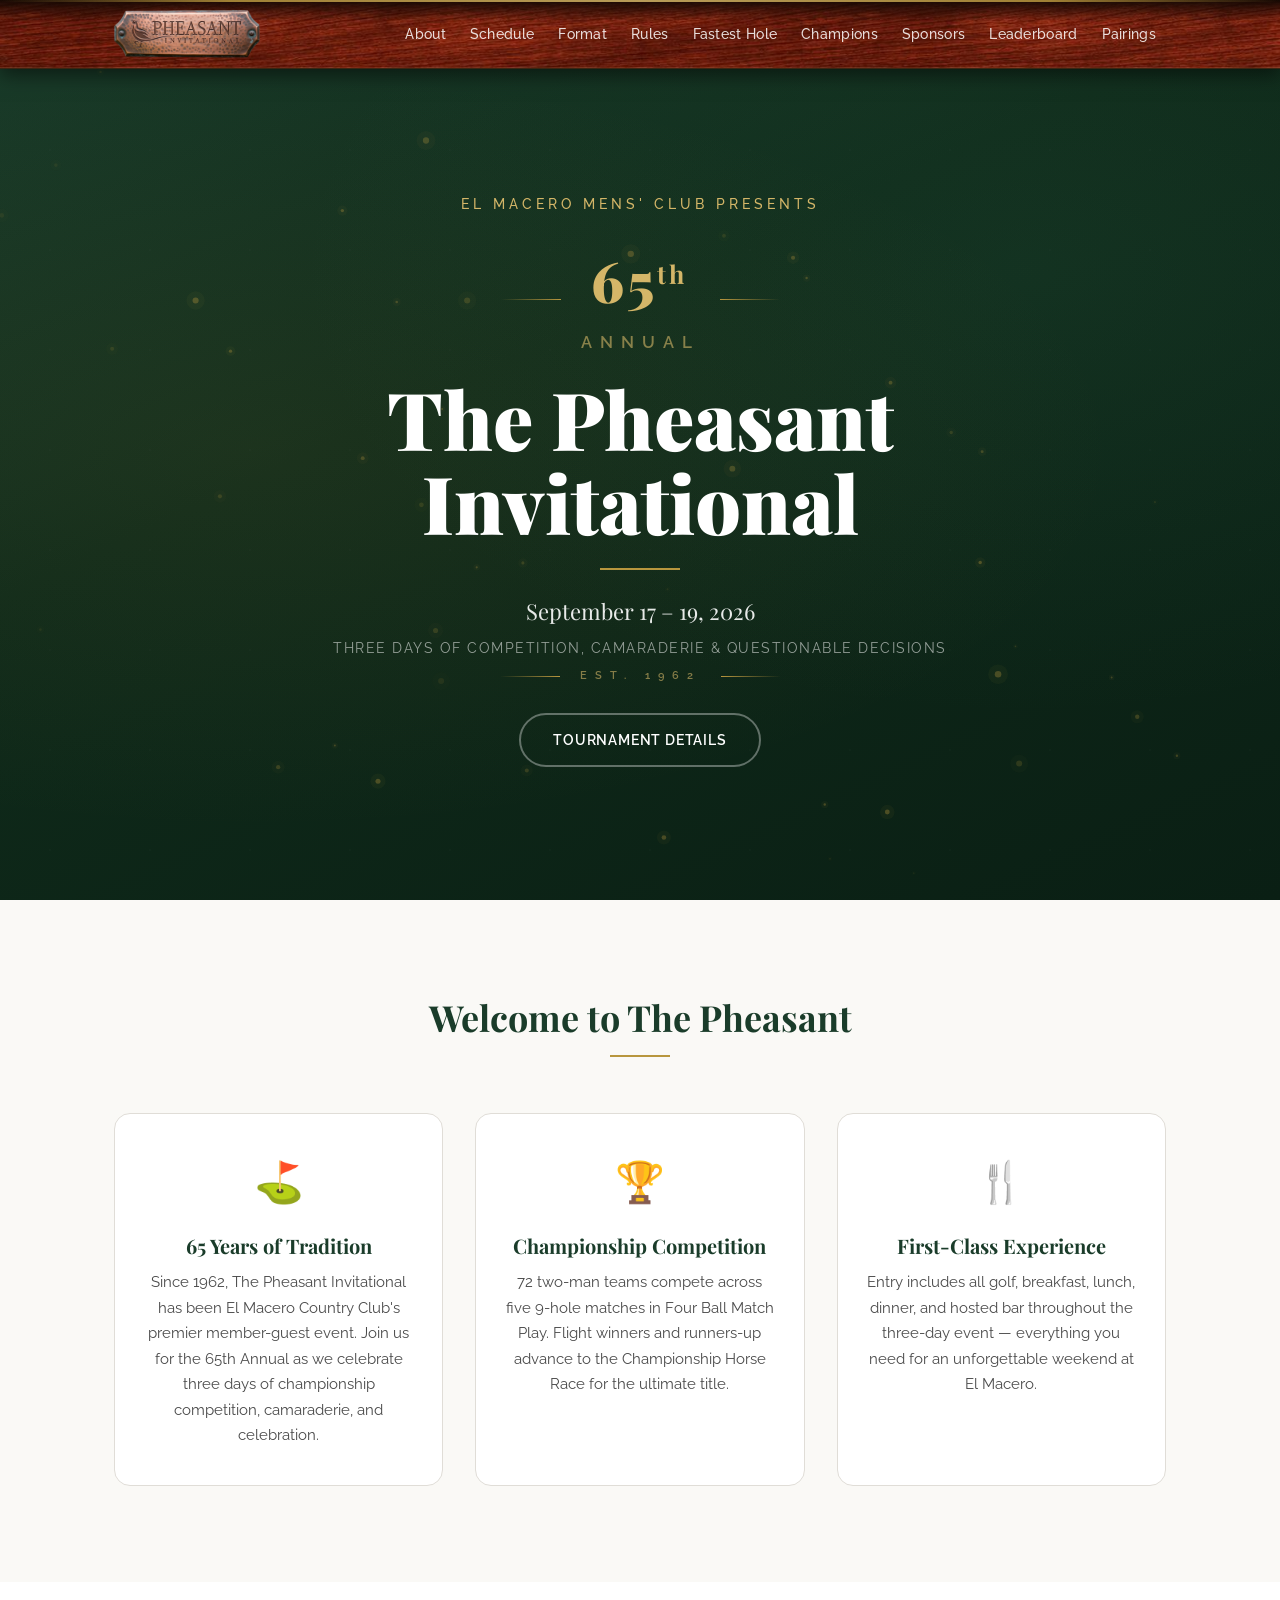
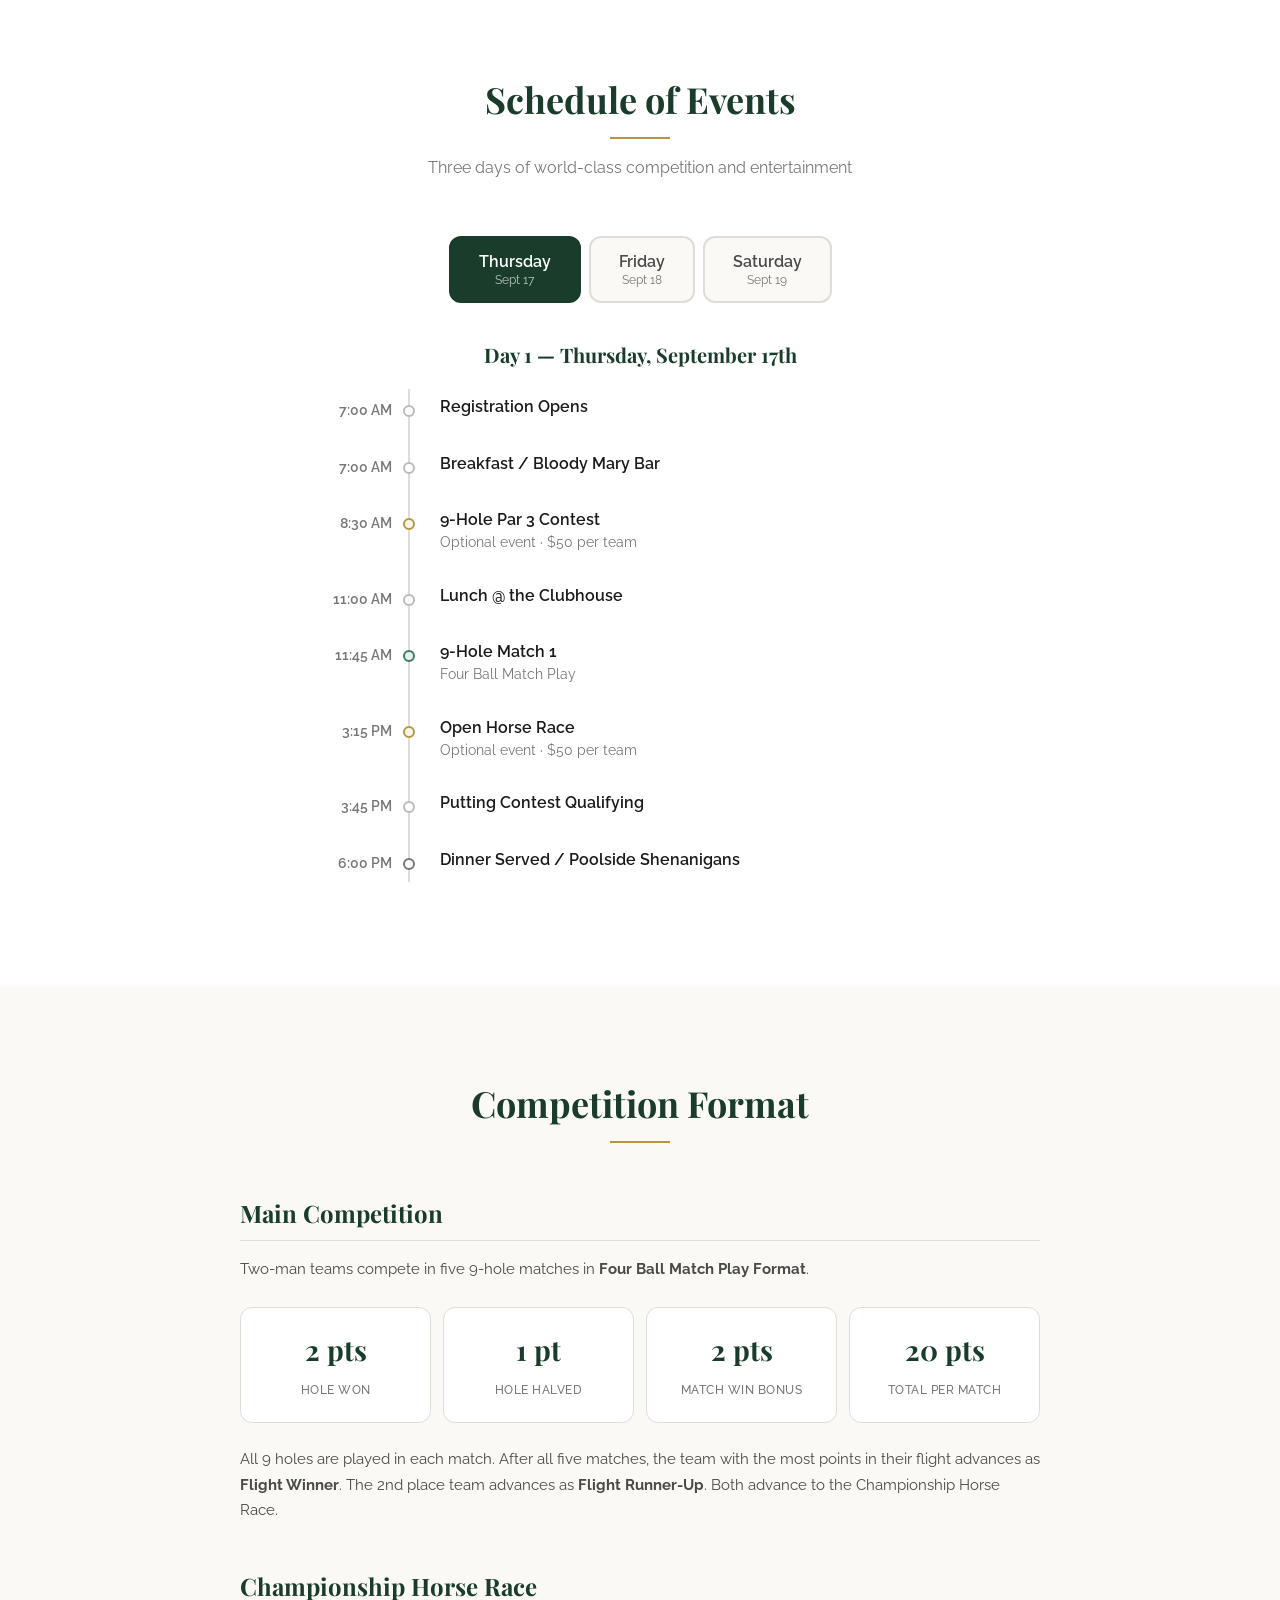
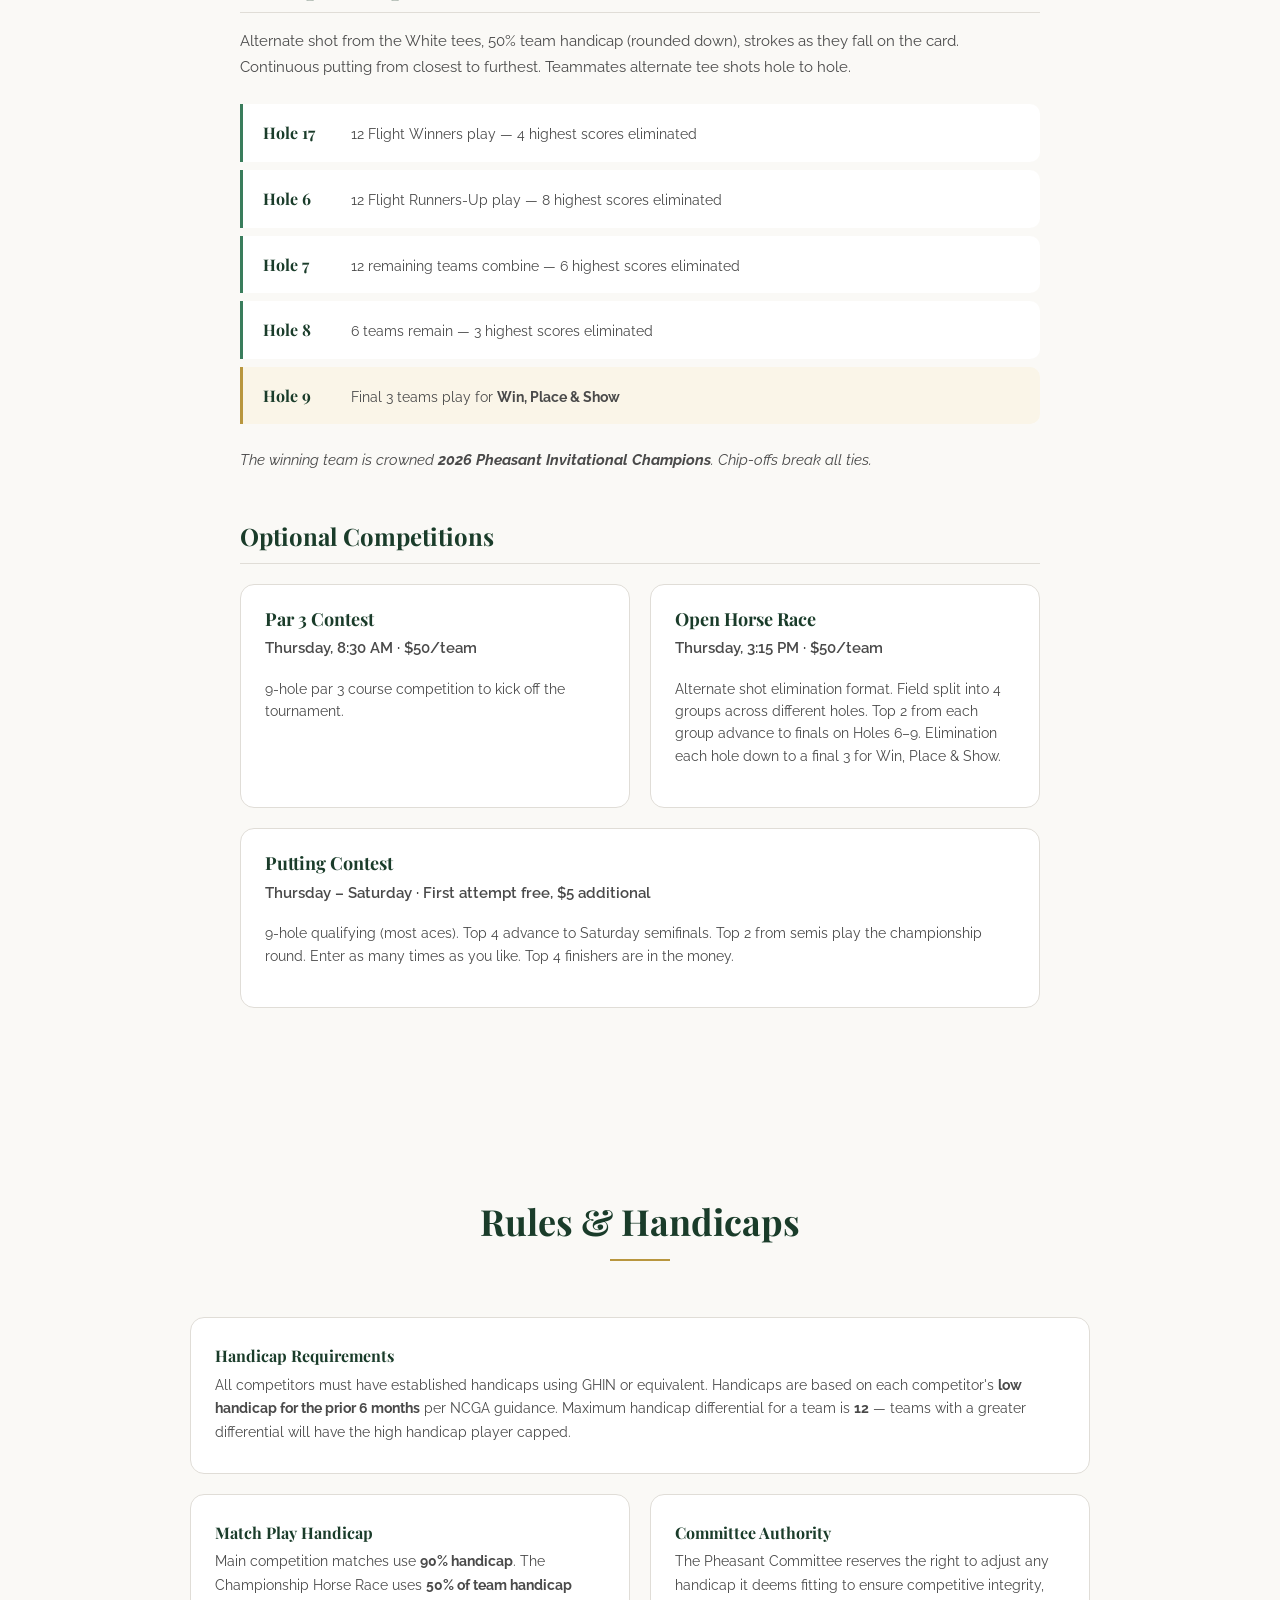
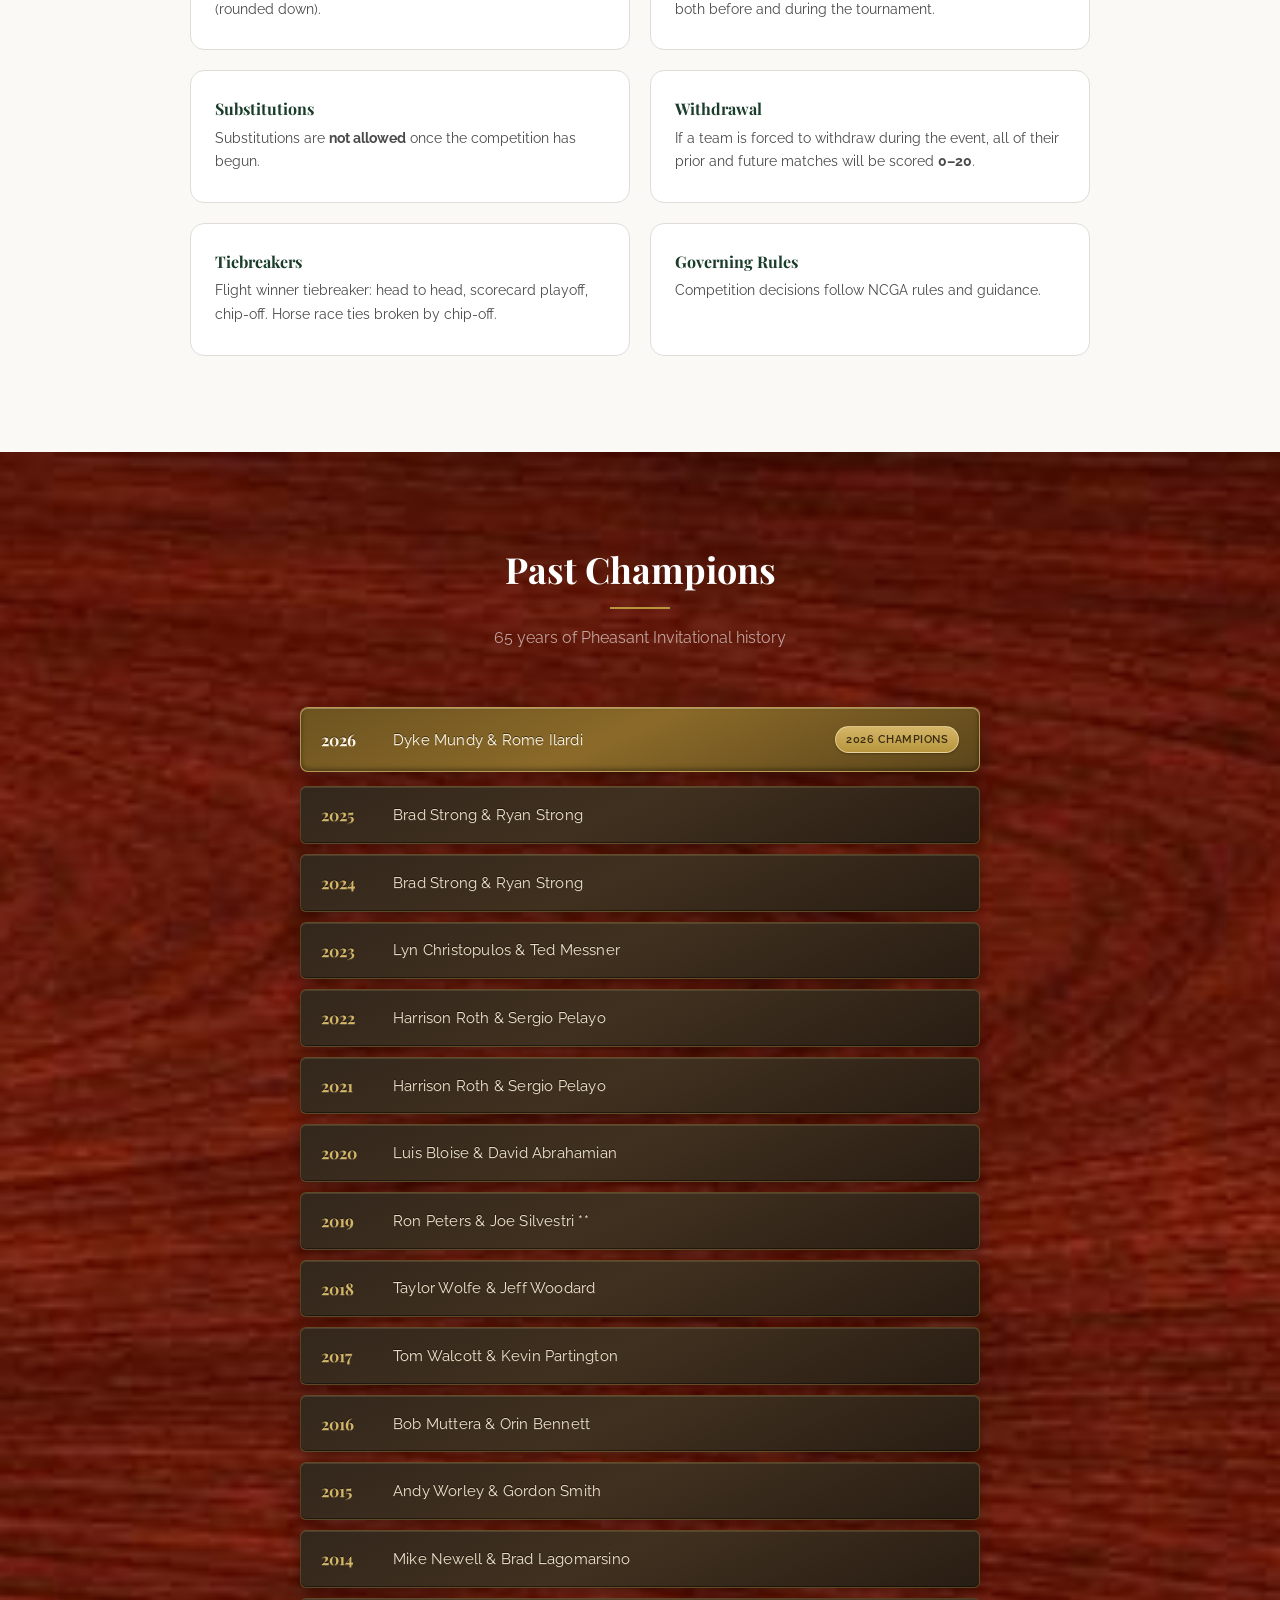
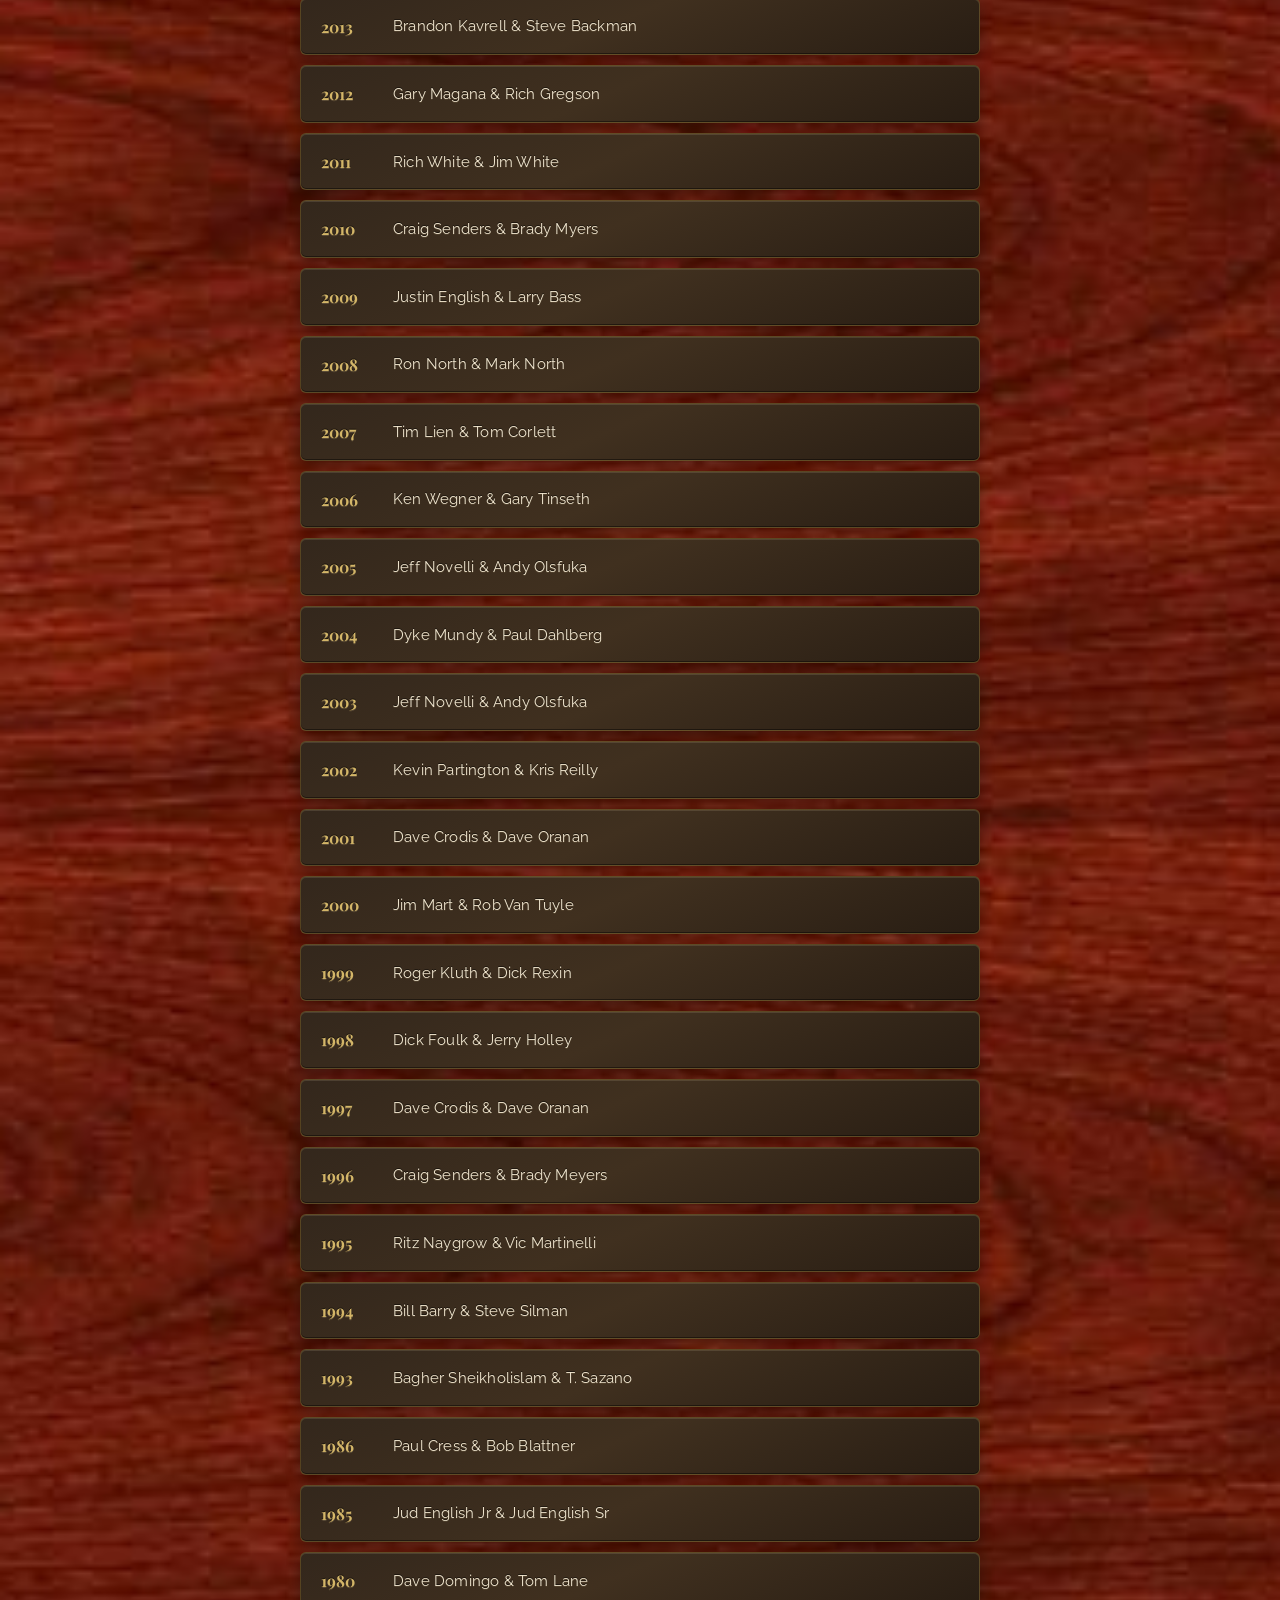
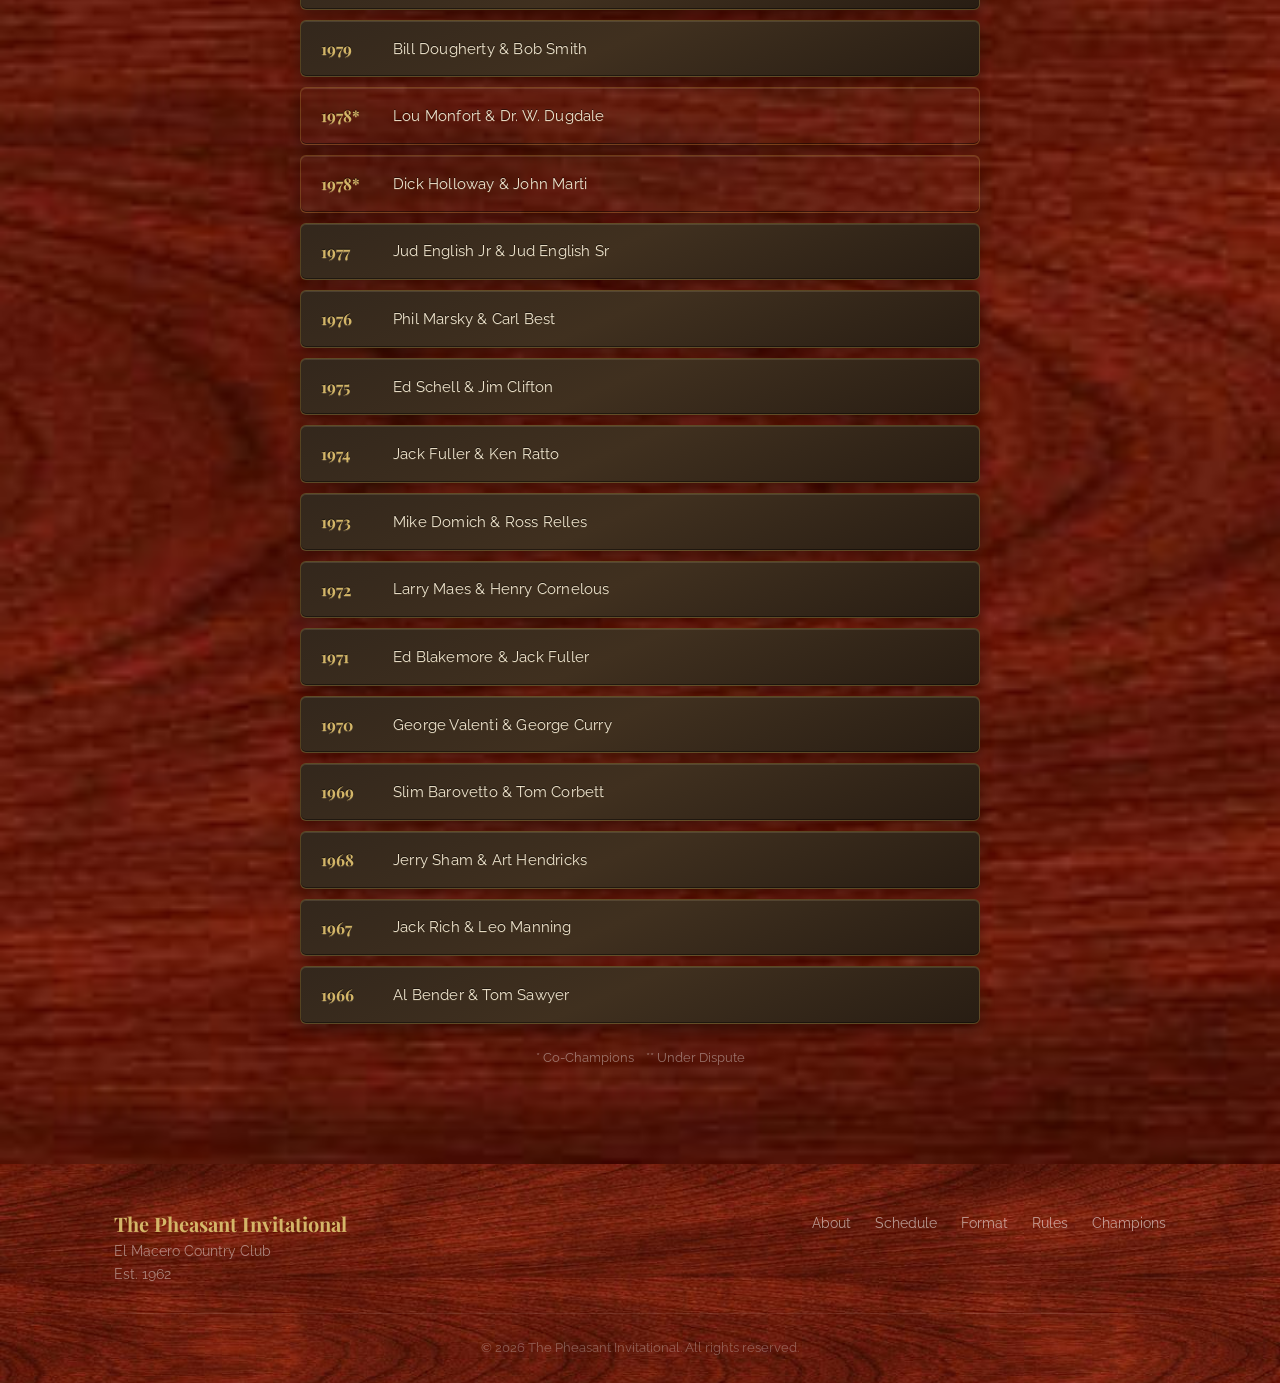
<file: index.html>
<!DOCTYPE html>
<html lang="en">
<head>
    <script async src="https://www.googletagmanager.com/gtag/js?id=G-2JSQBXHEBN"></script>
    <script>window.dataLayer=window.dataLayer||[];function gtag(){dataLayer.push(arguments);}gtag('js',new Date());gtag('config','G-2JSQBXHEBN');</script>
    <meta charset="UTF-8">
    <meta name="viewport" content="width=device-width, initial-scale=1.0, viewport-fit=cover">
    <title>The Pheasant Invitational | El Macero Country Club</title>
    <meta name="description" content="The Pheasant Invitational - El Macero Country Club's Premier Member-Guest Golf Tournament. September 17-19, 2026.">
    <link rel="preconnect" href="https://fonts.googleapis.com">
    <link rel="preconnect" href="https://fonts.gstatic.com" crossorigin>
    <link href="https://fonts.googleapis.com/css2?family=Playfair+Display:ital,wght@0,400;0,700;0,900;1,400&family=Raleway:wght@300;400;500;600;700&display=swap" rel="stylesheet">
    <link rel="stylesheet" href="styles.css?v=11">
    <link rel="stylesheet" href="lux.css?v=11">
    <link rel="manifest" href="manifest.json">
    <link rel="icon" href="favicon.ico" sizes="32x32">
    <link rel="apple-touch-icon" href="apple-touch-icon.png?v=2">
    <meta name="theme-color" content="#1a0a05">
    <meta name="apple-mobile-web-app-capable" content="yes">
    <meta name="mobile-web-app-capable" content="yes">
    <meta name="apple-mobile-web-app-status-bar-style" content="black">
    <meta name="apple-mobile-web-app-title" content="Pheasant">
</head>
<body>
    <!-- Navigation -->
    <nav id="navbar" class="navbar">
        <div class="nav-container">
            <a href="#hero" class="nav-logo"><img src="copper-logo-nav.png" alt="The Pheasant Invitational" class="nav-logo-img"></a>
            <button class="nav-toggle" id="navToggle" aria-label="Toggle navigation">
                <span></span>
                <span></span>
                <span></span>
            </button>
            <ul class="nav-menu" id="navMenu">
                <li><a href="#about" class="nav-link">About</a></li>
                <li><a href="#schedule" class="nav-link">Schedule</a></li>
                <li><a href="#format" class="nav-link">Format</a></li>
                <li><a href="#rules" class="nav-link">Rules</a></li>
                <li><a href="fastest-hole.html" class="nav-link">Fastest Hole</a></li>
                <li><a href="#champions" class="nav-link">Champions</a></li>
                <li><a href="sponsors.html" class="nav-link">Sponsors</a></li>
                <li class="tournament-nav-item"><a href="leaderboard.html" class="nav-link">Leaderboard</a></li>
                <li class="tournament-nav-item"><a href="pairings.html" class="nav-link">Pairings</a></li>
            </ul>
        </div>
    </nav>

    <!-- Hero Section -->
    <section id="hero" class="hero">
        <canvas id="heroParticles"></canvas>
        <div class="hero-overlay"></div>
        <div class="hero-content">
            <p class="hero-subtitle">El Macero Mens' Club Presents</p>
            <div class="hero-anniversary-line">
                <p class="hero-anniversary"><span id="annivCounter">65</span><span class="ordinal">th</span><span class="annual-text">Annual</span></p>
            </div>
            <h1 class="hero-title">The Pheasant<br>Invitational</h1>
            <div class="hero-divider"></div>
            <p class="hero-date">September 17 &ndash; 19, 2026</p>
            <p class="hero-tagline">Three Days of Competition, Camaraderie &amp; Questionable Decisions</p>
            <div class="hero-est-line">
                <p class="hero-est">Est. 1962</p>
            </div>
            <div class="hero-actions">
                <div class="hero-reg-btns" style="display:none">
                    <a href="register.html" class="btn btn-reg-sponsor" id="heroSponsorBtn">Hole Sponsor Registration</a>
                    <a href="register.html" class="btn btn-reg-open" id="heroOpenBtn">Open Registration</a>
                </div>
                <a href="#format" class="btn btn-outline">Tournament Details</a>
            </div>
        </div>
    </section>

    <!-- About Section -->
    <section id="about" class="section about">
        <div class="container">
            <div class="section-header">
                <h2>Welcome to The Pheasant</h2>
                <div class="section-divider"></div>
            </div>
            <div class="about-grid">
                <div class="about-card">
                    <div class="about-icon">&#9971;</div>
                    <h3>65 Years of Tradition</h3>
                    <p>Since 1962, The Pheasant Invitational has been El Macero Country Club's premier member-guest event. Join us for the 65th Annual as we celebrate three days of championship competition, camaraderie, and celebration.</p>
                </div>
                <div class="about-card">
                    <div class="about-icon">&#127942;</div>
                    <h3>Championship Competition</h3>
                    <p>72 two-man teams compete across five 9-hole matches in Four Ball Match Play. Flight winners and runners-up advance to the Championship Horse Race for the ultimate title.</p>
                </div>
                <div class="about-card">
                    <div class="about-icon">&#127860;</div>
                    <h3>First-Class Experience</h3>
                    <p>Entry includes all golf, breakfast, lunch, dinner, and hosted bar throughout the three-day event — everything you need for an unforgettable weekend at El Macero.</p>
                </div>
            </div>
        </div>
    </section>

    <!-- Registration Section -->
    <section id="registration" class="section registration" style="display:none">
        <div class="container">
            <div class="section-header">
                <h2>Registration</h2>
                <div class="section-divider"></div>
                <p class="section-subtitle">72 teams &middot; Limited field &middot; Don't miss your spot</p>
            </div>

            <!-- Dual Countdown Timers -->
            <div class="countdown-dual" id="countdownDual">

                <!-- Sponsor Registration Countdown -->
                <div class="countdown-box countdown-sponsor" id="countdownSponsor">
                    <div class="countdown-badge">Hole Sponsor Registration</div>
                    <h3 id="sponsorCountdownTitle">Hole Sponsor Registration Opens In</h3>
                    <div class="countdown-timer" id="sponsorCountdownTimer">
                        <div class="countdown-unit">
                            <span class="countdown-value" id="sponsorDays">--</span>
                            <span class="countdown-label">Days</span>
                        </div>
                        <div class="countdown-sep">:</div>
                        <div class="countdown-unit">
                            <span class="countdown-value" id="sponsorHours">--</span>
                            <span class="countdown-label">Hours</span>
                        </div>
                        <div class="countdown-sep">:</div>
                        <div class="countdown-unit">
                            <span class="countdown-value" id="sponsorMinutes">--</span>
                            <span class="countdown-label">Minutes</span>
                        </div>
                        <div class="countdown-sep">:</div>
                        <div class="countdown-unit">
                            <span class="countdown-value" id="sponsorSeconds">--</span>
                            <span class="countdown-label">Seconds</span>
                        </div>
                    </div>
                    <p class="countdown-date">June 5, 2026 &middot; 10:00 AM PDT</p>
                    <div class="countdown-flex-gap"></div>
                    <button class="btn btn-outline" onclick="downloadICS('sponsor')" style="font-size:12px; padding:10px 22px;">&#128197; Add to Calendar</button>
                    <div class="countdown-refresh-prompt" id="sponsorRefreshPrompt" style="display:none;">
                        <button onclick="window.location.reload()" class="btn-refresh">&#8635; Refresh to Register</button>
                        <p class="countdown-refresh-note">Refresh your browser to access the registration form.</p>
                    </div>
                </div>

                <!-- Open Registration Countdown -->
                <div class="countdown-box countdown-open" id="countdownOpen">
                    <div class="countdown-badge">Open Registration</div>
                    <h3 id="openCountdownTitle">Open Registration Opens In</h3>
                    <div class="countdown-timer" id="openCountdownTimer">
                        <div class="countdown-unit">
                            <span class="countdown-value" id="openDays">--</span>
                            <span class="countdown-label">Days</span>
                        </div>
                        <div class="countdown-sep">:</div>
                        <div class="countdown-unit">
                            <span class="countdown-value" id="openHours">--</span>
                            <span class="countdown-label">Hours</span>
                        </div>
                        <div class="countdown-sep">:</div>
                        <div class="countdown-unit">
                            <span class="countdown-value" id="openMinutes">--</span>
                            <span class="countdown-label">Minutes</span>
                        </div>
                        <div class="countdown-sep">:</div>
                        <div class="countdown-unit">
                            <span class="countdown-value" id="openSeconds">--</span>
                            <span class="countdown-label">Seconds</span>
                        </div>
                    </div>
                    <p class="countdown-date">June 12, 2026 &middot; 10:00 AM PDT</p>
                    <div class="countdown-flex-gap"></div>
                    <button class="btn btn-outline" onclick="downloadICS('open')" style="font-size:12px; padding:10px 22px;">&#128197; Add to Calendar</button>
                    <div class="countdown-refresh-prompt" id="openRefreshPrompt" style="display:none;">
                        <button onclick="window.location.reload()" class="btn-refresh">&#8635; Refresh to Register</button>
                        <p class="countdown-refresh-note">Refresh your browser to access the registration form.</p>
                    </div>
                </div>

            </div>

            <!-- Key Dates -->
            <div class="reg-dates">
                <div class="reg-date-card">
                    <div class="reg-date-icon">&#128197;</div>
                    <h4>Hole Sponsor Registration</h4>
                    <p class="reg-date-value">June 5 &ndash; June 10, 2026</p>
                    <p>All golf members eligible &middot; Proprietary &amp; Emeritus priority &middot; 18 spots &middot; $750 + entry fees &middot; Guarantees entry &middot; Notifications June 11</p>
                </div>
                <div class="reg-date-card">
                    <div class="reg-date-icon">&#127775;</div>
                    <h4>Open Registration</h4>
                    <p class="reg-date-value">June 12, 2026 @ 10:00 AM PDT</p>
                    <p>All membership categories &middot; Proprietary &amp; Emeritus priority through June 14</p>
                </div>
                <div class="reg-date-card">
                    <div class="reg-date-icon">&#128274;</div>
                    <h4>Priority Expires</h4>
                    <p class="reg-date-value">June 14, 2026 @ 11:59 PM PDT</p>
                    <p>All submissions ranked by timestamp after midnight &middot; Waitlist once 72 teams reached</p>
                </div>
            </div>

            <!-- Registration Process -->
            <div class="reg-process">
                <h3>Registration Process</h3>
                <div class="process-steps">
                    <div class="process-step">
                        <div class="step-number">1</div>
                        <div class="step-content">
                            <h4>Hole Sponsor Registration (June 5&ndash;10)</h4>
                            <ul style="margin: 0 0 10px 18px; font-size: 14px; color: var(--gray-dark); line-height: 1.8; list-style-type: disc;">
                                <li><strong>18 sponsorships available</strong> at $750 per hole, in addition to entry fees</li>
                                <li>Hole sponsors receive <strong>guaranteed entry</strong> into the tournament</li>
                                <li>Open to all golf membership categories — spots awarded by priority:</li>
                            </ul>
                            <ul style="margin: 0 0 10px 36px; font-size: 14px; color: var(--gray-dark); line-height: 1.8; list-style-type: circle;">
                                <li>Proprietary and Emeritus members receive <strong>priority throughout the registration window</strong> and will be awarded sponsorships first, in order of submission</li>
                                <li>Any spots not claimed by Proprietary or Emeritus members will be awarded to other membership categories in order of submission</li>
                                <li>Members who register but are not awarded a sponsorship remain eligible for open registration</li>
                            </ul>
                            <p style="margin-top: 10px;">Hole sponsor registrations close on <strong>Wednesday, June 10 at 11:59 PM PDT</strong>. All applicants will be notified on <strong>Thursday, June 11</strong> whether they have been awarded a sponsorship. Members who are not awarded a sponsorship are encouraged to register during the Open Registration window beginning June 12. Accepted sponsors will be contacted regarding hole assignment and logo placement.</p>
                        </div>
                    </div>
                    <div class="process-step">
                        <div class="step-number">2</div>
                        <div class="step-content">
                            <h4>Open Registration (June 12)</h4>
                            <ul style="margin: 0 0 0 18px; font-size: 14px; color: var(--gray-dark); line-height: 1.8; list-style-type: disc;">
                                <li>Open to all membership categories, including hole sponsor applicants not awarded a sponsorship</li>
                                <li>All registrations are logged and <strong>date-stamped upon submission</strong></li>
                                <li>Proprietary and Emeritus members receive <strong>priority through 11:59 PM on Sunday, June 14</strong></li>
                                <li>At midnight, remaining spots are filled in order of submission across all categories</li>
                            </ul>
                        </div>
                    </div>
                    <div class="process-step">
                        <div class="step-number">3</div>
                        <div class="step-content">
                            <h4>Waitlist</h4>
                            <p>Once 72 teams are reached, additional submissions are placed on a waitlist in order of receipt. Cancellations are refunded only if the spot can be filled.</p>
                        </div>
                    </div>
                </div>
            </div>

            <!-- Pricing -->
            <div class="pricing">
                <h3>Entry Fees</h3>
                <p class="pricing-subtitle">Per team &middot; Covers all golf, meals, and hosted bar</p>

                <div class="pricing-grid">
                    <div class="pricing-card">
                        <h4>Men's Club Members</h4>
                        <div class="price">$1,050</div>
                        <p class="price-detail">+ $150 Mandatory Buy-in</p>
                        <p class="price-total">$1,200 total</p>
                    </div>
                    <div class="pricing-card">
                        <h4>Non-Men's Club Members</h4>
                        <div class="price">$1,200</div>
                        <p class="price-detail">+ $150 Mandatory Buy-in</p>
                        <p class="price-total">$1,350 total</p>
                    </div>
                    <div class="pricing-card">
                        <h4>Vertical Members</h4>
                        <div class="price">$1,450</div>
                        <p class="price-detail">+ $150 Mandatory Buy-in</p>
                        <p class="price-total">$1,600 total</p>
                    </div>
                </div>

                <div class="optional-pricing">
                    <h4>Optional Events</h4>
                    <div class="optional-pricing-items">
                        <div class="optional-price-item">
                            <span>Par 3 Contest (Thursday Morning)</span>
                            <span class="optional-price">$50/team</span>
                        </div>
                        <div class="optional-price-item">
                            <span>Open Horse Race (Thursday Afternoon)</span>
                            <span class="optional-price">$50/team</span>
                        </div>
                    </div>
                </div>

                <p class="deposit-notice">A non-refundable $250 deposit (credited towards entry fee) is required upon registration acceptance.</p>
            </div>

            <!-- Registration Checklist -->
            <div class="checklist-box">
                <h3>Before You Register</h3>
                <p class="checklist-intro">Have this information ready &mdash; the field fills quickly.</p>
                <p class="checklist-handicap-notice">&#9888;&nbsp; <strong>All participants must have an established GHIN handicap index to play in the Pheasant.</strong> Have GHIN numbers for both you and your guest ready before you register.</p>
                <div class="checklist-grid">
                    <div class="checklist-col">
                        <h4>Member (You)</h4>
                        <ul class="reg-checklist">
                            <li>Full name &amp; email address</li>
                            <li>Membership level</li>
                            <li>GHIN number</li>
                        </ul>
                    </div>
                    <div class="checklist-col">
                        <h4>Your Guest</h4>
                        <ul class="reg-checklist">
                            <li>Full name &amp; GHIN number</li>
                            <li>Email &amp; club affiliation (optional)</li>
                        </ul>
                    </div>
                    <div class="checklist-col">
                        <h4>Selections</h4>
                        <ul class="reg-checklist">
                            <li>Optional events: Par 3 ($50) &amp; Horse Race ($50)</li>
                            <li>Saturday dinner additional guest count</li>
                        </ul>
                    </div>
                </div>
                <p class="checklist-note">A non-refundable $250 deposit (credited toward entry fee) is billed upon acceptance.</p>
            </div>

            <!-- Registration CTA -->
            <div class="reg-cta-box">
                <h3>Ready to Register?</h3>
                <p>Have your team info, GHIN numbers, and membership details ready &mdash; the field fills fast.</p>
                <div class="cta-reg-btns">
                    <a href="register.html" class="btn btn-reg-sponsor btn-register-cta" id="ctaSponsorBtn">Hole Sponsor Registration</a>
                    <a href="register.html" class="btn btn-reg-open btn-register-cta" id="ctaOpenBtn">Open Registration</a>
                </div>
            </div>
        </div>
    </section>

    <!-- Schedule Section -->
    <section id="schedule" class="section schedule">
        <div class="container">
            <div class="section-header">
                <h2>Schedule of Events</h2>
                <div class="section-divider"></div>
                <p class="section-subtitle">Three days of world-class competition and entertainment</p>
            </div>

            <div class="schedule-tabs">
                <button class="tab-btn active" data-day="day1">Thursday<span class="tab-date">Sept 17</span></button>
                <button class="tab-btn" data-day="day2">Friday<span class="tab-date">Sept 18</span></button>
                <button class="tab-btn" data-day="day3">Saturday<span class="tab-date">Sept 19</span></button>
            </div>

            <div class="schedule-content">
                <!-- Day 1 -->
                <div class="schedule-day active" id="day1">
                    <h3 class="day-title">Day 1 &mdash; Thursday, September 17th</h3>
                    <div class="timeline">
                        <div class="timeline-item">
                            <div class="timeline-time">7:00 AM</div>
                            <div class="timeline-event">
                                <h4>Registration Opens</h4>
                            </div>
                        </div>
                        <div class="timeline-item">
                            <div class="timeline-time">7:00 AM</div>
                            <div class="timeline-event">
                                <h4>Breakfast / Bloody Mary Bar</h4>
                            </div>
                        </div>
                        <div class="timeline-item highlight">
                            <div class="timeline-time">8:30 AM</div>
                            <div class="timeline-event">
                                <h4>9-Hole Par 3 Contest</h4>
                                <p>Optional event &middot; $50 per team</p>
                            </div>
                        </div>
                        <div class="timeline-item">
                            <div class="timeline-time">11:00 AM</div>
                            <div class="timeline-event">
                                <h4>Lunch @ the Clubhouse</h4>
                            </div>
                        </div>
                        <div class="timeline-item match">
                            <div class="timeline-time">11:45 AM</div>
                            <div class="timeline-event">
                                <h4>9-Hole Match 1</h4>
                                <p>Four Ball Match Play</p>
                            </div>
                        </div>
                        <div class="timeline-item highlight">
                            <div class="timeline-time">3:15 PM</div>
                            <div class="timeline-event">
                                <h4>Open Horse Race</h4>
                                <p>Optional event &middot; $50 per team</p>
                            </div>
                        </div>
                        <div class="timeline-item">
                            <div class="timeline-time">3:45 PM</div>
                            <div class="timeline-event">
                                <h4>Putting Contest Qualifying</h4>
                            </div>
                        </div>
                        <div class="timeline-item social">
                            <div class="timeline-time">6:00 PM</div>
                            <div class="timeline-event">
                                <h4>Dinner Served / Poolside Shenanigans</h4>
                            </div>
                        </div>
                    </div>
                </div>

                <!-- Day 2 -->
                <div class="schedule-day" id="day2">
                    <h3 class="day-title">Day 2 &mdash; Friday, September 18th</h3>
                    <div class="timeline">
                        <div class="timeline-item">
                            <div class="timeline-time">7:30 AM</div>
                            <div class="timeline-event">
                                <h4>Breakfast / Bloody Mary Bar</h4>
                            </div>
                        </div>
                        <div class="timeline-item match">
                            <div class="timeline-time">9:00 AM</div>
                            <div class="timeline-event">
                                <h4>9-Hole Match 2</h4>
                                <p>Four Ball Match Play</p>
                            </div>
                        </div>
                        <div class="timeline-item social">
                            <div class="timeline-time">12:00 PM</div>
                            <div class="timeline-event">
                                <h4>Lunch @ the Clubhouse</h4>
                            </div>
                        </div>
                        <div class="timeline-item match">
                            <div class="timeline-time">1:00 PM</div>
                            <div class="timeline-event">
                                <h4>9-Hole Match 3</h4>
                                <p>Four Ball Match Play</p>
                            </div>
                        </div>
                        <div class="timeline-item highlight">
                            <div class="timeline-time">4:30 PM</div>
                            <div class="timeline-event">
                                <h4>Putting Contest / Fastest Hole / Cigars / Friday Night Party</h4>
                            </div>
                        </div>
                        <div class="timeline-item social">
                            <div class="timeline-time">6:00 PM</div>
                            <div class="timeline-event">
                                <h4>Dinner Served</h4>
                            </div>
                        </div>
                        <div class="timeline-item social">
                            <div class="timeline-time">9:15 PM</div>
                            <div class="timeline-event">
                                <h4>Late-Night Snack</h4>
                            </div>
                        </div>
                    </div>
                </div>

                <!-- Day 3 -->
                <div class="schedule-day" id="day3">
                    <h3 class="day-title">Day 3 &mdash; Saturday, September 19th</h3>
                    <div class="timeline">
                        <div class="timeline-item">
                            <div class="timeline-time">7:00 AM</div>
                            <div class="timeline-event">
                                <h4>Breakfast / Bloody Mary Bar</h4>
                            </div>
                        </div>
                        <div class="timeline-item highlight">
                            <div class="timeline-time">7:30 AM</div>
                            <div class="timeline-event">
                                <h4>Putting Contest Semifinals</h4>
                            </div>
                        </div>
                        <div class="timeline-item match">
                            <div class="timeline-time">8:30 AM</div>
                            <div class="timeline-event">
                                <h4>9-Hole Match 4</h4>
                                <p>Four Ball Match Play</p>
                            </div>
                        </div>
                        <div class="timeline-item">
                            <div class="timeline-time">11:30 AM</div>
                            <div class="timeline-event">
                                <h4>Lunch / Putting Contest Championship</h4>
                            </div>
                        </div>
                        <div class="timeline-item match">
                            <div class="timeline-time">12:30 PM</div>
                            <div class="timeline-event">
                                <h4>9-Hole Match 5</h4>
                                <p>Four Ball Match Play</p>
                            </div>
                        </div>
                        <div class="timeline-item highlight">
                            <div class="timeline-time">4:00 PM</div>
                            <div class="timeline-event">
                                <h4>Championship Horse Race</h4>
                                <p>Flight Winners &amp; Runners-Up compete for the title</p>
                            </div>
                        </div>
                        <div class="timeline-item social">
                            <div class="timeline-time">5:30 PM</div>
                            <div class="timeline-event">
                                <h4>Cocktails &amp; Heavy Hors D'oeuvres</h4>
                            </div>
                        </div>
                        <div class="timeline-item social">
                            <div class="timeline-time">6:30 PM</div>
                            <div class="timeline-event">
                                <h4>Awards Presentation</h4>
                            </div>
                        </div>
                    </div>
                </div>
            </div>
        </div>
    </section>

    <!-- Competition Format Section -->
    <section id="format" class="section format">
        <div class="container">
            <div class="section-header">
                <h2>Competition Format</h2>
                <div class="section-divider"></div>
            </div>

            <!-- Main Competition -->
            <div class="format-block">
                <h3>Main Competition</h3>

                <p>Two-man teams compete in five 9-hole matches in <strong>Four Ball Match Play Format</strong>.</p>

                <div class="scoring-grid">
                    <div class="scoring-item">
                        <span class="scoring-value">2 pts</span>
                        <span class="scoring-label">Hole Won</span>
                    </div>
                    <div class="scoring-item">
                        <span class="scoring-value">1 pt</span>
                        <span class="scoring-label">Hole Halved</span>
                    </div>
                    <div class="scoring-item">
                        <span class="scoring-value">2 pts</span>
                        <span class="scoring-label">Match Win Bonus</span>
                    </div>
                    <div class="scoring-item">
                        <span class="scoring-value">20 pts</span>
                        <span class="scoring-label">Total Per Match</span>
                    </div>
                </div>

                <p>All 9 holes are played in each match. After all five matches, the team with the most points in their flight advances as <strong>Flight Winner</strong>. The 2nd place team advances as <strong>Flight Runner-Up</strong>. Both advance to the Championship Horse Race.</p>
            </div>

            <!-- Championship Horse Race -->
            <div class="format-block">
                <h3>Championship Horse Race</h3>
                <p>Alternate shot from the White tees, 50% team handicap (rounded down), strokes as they fall on the card. Continuous putting from closest to furthest. Teammates alternate tee shots hole to hole.</p>

                <div class="elimination-bracket">
                    <div class="bracket-round">
                        <div class="bracket-label">Hole 17</div>
                        <div class="bracket-detail">12 Flight Winners play &mdash; 4 highest scores eliminated</div>
                    </div>
                    <div class="bracket-round">
                        <div class="bracket-label">Hole 6</div>
                        <div class="bracket-detail">12 Flight Runners-Up play &mdash; 8 highest scores eliminated</div>
                    </div>
                    <div class="bracket-round">
                        <div class="bracket-label">Hole 7</div>
                        <div class="bracket-detail">12 remaining teams combine &mdash; 6 highest scores eliminated</div>
                    </div>
                    <div class="bracket-round">
                        <div class="bracket-label">Hole 8</div>
                        <div class="bracket-detail">6 teams remain &mdash; 3 highest scores eliminated</div>
                    </div>
                    <div class="bracket-round final">
                        <div class="bracket-label">Hole 9</div>
                        <div class="bracket-detail">Final 3 teams play for <strong>Win, Place &amp; Show</strong></div>
                    </div>
                </div>
                <p class="format-note">The winning team is crowned <strong>2026 Pheasant Invitational Champions</strong>. Chip-offs break all ties.</p>
            </div>

            <!-- Optional Competitions -->
            <div class="format-block">
                <h3>Optional Competitions</h3>

                <div class="optional-grid">
                    <div class="optional-card">
                        <h4>Par 3 Contest</h4>
                        <p class="optional-meta">Thursday, 8:30 AM &middot; $50/team</p>
                        <p>9-hole par 3 course competition to kick off the tournament.</p>
                    </div>

                    <div class="optional-card">
                        <h4>Open Horse Race</h4>
                        <p class="optional-meta">Thursday, 3:15 PM &middot; $50/team</p>
                        <p>Alternate shot elimination format. Field split into 4 groups across different holes. Top 2 from each group advance to finals on Holes 6&ndash;9. Elimination each hole down to a final 3 for Win, Place &amp; Show.</p>
                    </div>

                    <div class="optional-card optional-card--wide">
                        <h4>Putting Contest</h4>
                        <p class="optional-meta">Thursday &ndash; Saturday &middot; First attempt free, $5 additional</p>
                        <p>9-hole qualifying (most aces). Top 4 advance to Saturday semifinals. Top 2 from semis play the championship round. Enter as many times as you like. Top 4 finishers are in the money.</p>
                    </div>

                </div>
            </div>
        </div>
    </section>

    <!-- Rules Section -->
    <section id="rules" class="section rules">
        <div class="container">
            <div class="section-header">
                <h2>Rules &amp; Handicaps</h2>
                <div class="section-divider"></div>
            </div>

            <div class="rules-grid">
                <div class="rule-card rule-card--wide">
                    <h4>Handicap Requirements</h4>
                    <p>All competitors must have established handicaps using GHIN or equivalent. Handicaps are based on each competitor's <strong>low handicap for the prior 6 months</strong> per NCGA guidance. Maximum handicap differential for a team is <strong>12</strong> — teams with a greater differential will have the high handicap player capped.</p>
                </div>
                <div class="rule-card">
                    <h4>Match Play Handicap</h4>
                    <p>Main competition matches use <strong>90% handicap</strong>. The Championship Horse Race uses <strong>50% of team handicap</strong> (rounded down).</p>
                </div>
                <div class="rule-card">
                    <h4>Committee Authority</h4>
                    <p>The Pheasant Committee reserves the right to adjust any handicap it deems fitting to ensure competitive integrity, both before and during the tournament.</p>
                </div>
                <div class="rule-card">
                    <h4>Substitutions</h4>
                    <p>Substitutions are <strong>not allowed</strong> once the competition has begun.</p>
                </div>
                <div class="rule-card">
                    <h4>Withdrawal</h4>
                    <p>If a team is forced to withdraw during the event, all of their prior and future matches will be scored <strong>0&ndash;20</strong>.</p>
                </div>
                <div class="rule-card">
                    <h4>Tiebreakers</h4>
                    <p>Flight winner tiebreaker: head to head, scorecard playoff, chip-off. Horse race ties broken by chip-off.</p>
                </div>
                <div class="rule-card">
                    <h4>Governing Rules</h4>
                    <p>Competition decisions follow NCGA rules and guidance.</p>
                </div>
            </div>
        </div>
    </section>

    <!-- Past Champions Section -->
    <section id="champions" class="section champions">
        <div class="container">
            <div class="section-header">
                <h2>Past Champions</h2>
                <div class="section-divider"></div>
                <p class="section-subtitle">65 years of Pheasant Invitational history</p>
            </div>

            <div class="champions-list">
                <div class="champion-row defending">
                    <span class="champion-year">2026</span>
                    <span class="champion-names">Dyke Mundy &amp; Rome Ilardi</span>
                    <span class="champion-badge">2026 Champions</span>
                </div>
                <div class="champion-row">
                    <span class="champion-year">2025</span>
                    <span class="champion-names">Brad Strong &amp; Ryan Strong</span>
                </div>
                <div class="champion-row">
                    <span class="champion-year">2024</span>
                    <span class="champion-names">Brad Strong &amp; Ryan Strong</span>
                </div>
                <div class="champion-row">
                    <span class="champion-year">2023</span>
                    <span class="champion-names">Lyn Christopulos &amp; Ted Messner</span>
                </div>
                <div class="champion-row">
                    <span class="champion-year">2022</span>
                    <span class="champion-names">Harrison Roth &amp; Sergio Pelayo</span>
                </div>
                <div class="champion-row">
                    <span class="champion-year">2021</span>
                    <span class="champion-names">Harrison Roth &amp; Sergio Pelayo</span>
                </div>
                <div class="champion-row">
                    <span class="champion-year">2020</span>
                    <span class="champion-names">Luis Bloise &amp; David Abrahamian</span>
                </div>
                <div class="champion-row">
                    <span class="champion-year">2019</span>
                    <span class="champion-names">Ron Peters &amp; Joe Silvestri **</span>
                </div>
                <div class="champion-row">
                    <span class="champion-year">2018</span>
                    <span class="champion-names">Taylor Wolfe &amp; Jeff Woodard</span>
                </div>
                <div class="champion-row">
                    <span class="champion-year">2017</span>
                    <span class="champion-names">Tom Walcott &amp; Kevin Partington</span>
                </div>
                <div class="champion-row">
                    <span class="champion-year">2016</span>
                    <span class="champion-names">Bob Muttera &amp; Orin Bennett</span>
                </div>
                <div class="champion-row">
                    <span class="champion-year">2015</span>
                    <span class="champion-names">Andy Worley &amp; Gordon Smith</span>
                </div>
                <div class="champion-row">
                    <span class="champion-year">2014</span>
                    <span class="champion-names">Mike Newell &amp; Brad Lagomarsino</span>
                </div>
                <div class="champion-row">
                    <span class="champion-year">2013</span>
                    <span class="champion-names">Brandon Kavrell &amp; Steve Backman</span>
                </div>
                <div class="champion-row">
                    <span class="champion-year">2012</span>
                    <span class="champion-names">Gary Magana &amp; Rich Gregson</span>
                </div>
                <div class="champion-row">
                    <span class="champion-year">2011</span>
                    <span class="champion-names">Rich White &amp; Jim White</span>
                </div>
                <div class="champion-row">
                    <span class="champion-year">2010</span>
                    <span class="champion-names">Craig Senders &amp; Brady Myers</span>
                </div>
                <div class="champion-row">
                    <span class="champion-year">2009</span>
                    <span class="champion-names">Justin English &amp; Larry Bass</span>
                </div>
                <div class="champion-row">
                    <span class="champion-year">2008</span>
                    <span class="champion-names">Ron North &amp; Mark North</span>
                </div>
                <div class="champion-row">
                    <span class="champion-year">2007</span>
                    <span class="champion-names">Tim Lien &amp; Tom Corlett</span>
                </div>
                <div class="champion-row">
                    <span class="champion-year">2006</span>
                    <span class="champion-names">Ken Wegner &amp; Gary Tinseth</span>
                </div>
                <div class="champion-row">
                    <span class="champion-year">2005</span>
                    <span class="champion-names">Jeff Novelli &amp; Andy Olsfuka</span>
                </div>
                <div class="champion-row">
                    <span class="champion-year">2004</span>
                    <span class="champion-names">Dyke Mundy &amp; Paul Dahlberg</span>
                </div>
                <div class="champion-row">
                    <span class="champion-year">2003</span>
                    <span class="champion-names">Jeff Novelli &amp; Andy Olsfuka</span>
                </div>
                <div class="champion-row">
                    <span class="champion-year">2002</span>
                    <span class="champion-names">Kevin Partington &amp; Kris Reilly</span>
                </div>
                <div class="champion-row">
                    <span class="champion-year">2001</span>
                    <span class="champion-names">Dave Crodis &amp; Dave Oranan</span>
                </div>
                <div class="champion-row">
                    <span class="champion-year">2000</span>
                    <span class="champion-names">Jim Mart &amp; Rob Van Tuyle</span>
                </div>
                <div class="champion-row">
                    <span class="champion-year">1999</span>
                    <span class="champion-names">Roger Kluth &amp; Dick Rexin</span>
                </div>
                <div class="champion-row">
                    <span class="champion-year">1998</span>
                    <span class="champion-names">Dick Foulk &amp; Jerry Holley</span>
                </div>
                <div class="champion-row">
                    <span class="champion-year">1997</span>
                    <span class="champion-names">Dave Crodis &amp; Dave Oranan</span>
                </div>
                <div class="champion-row">
                    <span class="champion-year">1996</span>
                    <span class="champion-names">Craig Senders &amp; Brady Meyers</span>
                </div>
                <div class="champion-row">
                    <span class="champion-year">1995</span>
                    <span class="champion-names">Ritz Naygrow &amp; Vic Martinelli</span>
                </div>
                <div class="champion-row">
                    <span class="champion-year">1994</span>
                    <span class="champion-names">Bill Barry &amp; Steve Silman</span>
                </div>
                <div class="champion-row">
                    <span class="champion-year">1993</span>
                    <span class="champion-names">Bagher Sheikholislam &amp; T. Sazano</span>
                </div>
                <div class="champion-row">
                    <span class="champion-year">1986</span>
                    <span class="champion-names">Paul Cress &amp; Bob Blattner</span>
                </div>
                <div class="champion-row">
                    <span class="champion-year">1985</span>
                    <span class="champion-names">Jud English Jr &amp; Jud English Sr</span>
                </div>
                <div class="champion-row">
                    <span class="champion-year">1980</span>
                    <span class="champion-names">Dave Domingo &amp; Tom Lane</span>
                </div>
                <div class="champion-row">
                    <span class="champion-year">1979</span>
                    <span class="champion-names">Bill Dougherty &amp; Bob Smith</span>
                </div>
                <div class="champion-row co-champ">
                    <span class="champion-year">1978*</span>
                    <span class="champion-names">Lou Monfort &amp; Dr. W. Dugdale</span>
                </div>
                <div class="champion-row co-champ">
                    <span class="champion-year">1978*</span>
                    <span class="champion-names">Dick Holloway &amp; John Marti</span>
                </div>
                <div class="champion-row">
                    <span class="champion-year">1977</span>
                    <span class="champion-names">Jud English Jr &amp; Jud English Sr</span>
                </div>
                <div class="champion-row">
                    <span class="champion-year">1976</span>
                    <span class="champion-names">Phil Marsky &amp; Carl Best</span>
                </div>
                <div class="champion-row">
                    <span class="champion-year">1975</span>
                    <span class="champion-names">Ed Schell &amp; Jim Clifton</span>
                </div>
                <div class="champion-row">
                    <span class="champion-year">1974</span>
                    <span class="champion-names">Jack Fuller &amp; Ken Ratto</span>
                </div>
                <div class="champion-row">
                    <span class="champion-year">1973</span>
                    <span class="champion-names">Mike Domich &amp; Ross Relles</span>
                </div>
                <div class="champion-row">
                    <span class="champion-year">1972</span>
                    <span class="champion-names">Larry Maes &amp; Henry Cornelous</span>
                </div>
                <div class="champion-row">
                    <span class="champion-year">1971</span>
                    <span class="champion-names">Ed Blakemore &amp; Jack Fuller</span>
                </div>
                <div class="champion-row">
                    <span class="champion-year">1970</span>
                    <span class="champion-names">George Valenti &amp; George Curry</span>
                </div>
                <div class="champion-row">
                    <span class="champion-year">1969</span>
                    <span class="champion-names">Slim Barovetto &amp; Tom Corbett</span>
                </div>
                <div class="champion-row">
                    <span class="champion-year">1968</span>
                    <span class="champion-names">Jerry Sham &amp; Art Hendricks</span>
                </div>
                <div class="champion-row">
                    <span class="champion-year">1967</span>
                    <span class="champion-names">Jack Rich &amp; Leo Manning</span>
                </div>
                <div class="champion-row">
                    <span class="champion-year">1966</span>
                    <span class="champion-names">Al Bender &amp; Tom Sawyer</span>
                </div>
            </div>

            <p class="champions-footnote">* Co-Champions &nbsp;&nbsp; ** Under Dispute</p>
        </div>
    </section>

    <!-- Footer -->
    <footer class="footer">
        <div class="container">
            <div class="footer-content">
                <div class="footer-brand">
                    <h3>The Pheasant Invitational</h3>
                    <p>El Macero Country Club</p>
                    <p>Est. 1962</p>
                </div>
                <div class="footer-links">
                    <a href="#about">About</a>
                    <a href="#schedule">Schedule</a>
                    <a href="#format">Format</a>
                    <a href="#rules">Rules</a>
                    <a href="#champions">Champions</a>
                </div>
            </div>
            <div class="footer-bottom">
                <p>&copy; 2026 The Pheasant Invitational. All rights reserved.</p>
            </div>
        </div>
    </footer>

    <script src="app.js?v=11"></script>
    <script src="lux.js?v=11"></script>
    <script>
    function downloadICS(type) {
        var isSponsor = type === 'sponsor';
        var title = isSponsor
            ? 'Pheasant Invitational — Hole Sponsor Registration Opens'
            : 'Pheasant Invitational — Open Registration Opens';
        var description = isSponsor
            ? 'Hole Sponsor Registration opens. All golf members eligible — Prop/Emeritus priority. Register at www.pheasantinvitational.com/register.html'
            : 'Open Registration opens for all members. Register at www.pheasantinvitational.com/register.html';
        // June 5 10AM PDT = 17:00 UTC | June 12 10AM PDT = 17:00 UTC
        var dtStart = isSponsor ? '20260605T170000Z' : '20260612T170000Z';
        var dtEnd   = isSponsor ? '20260605T180000Z' : '20260612T180000Z';
        var now = new Date().toISOString().replace(/[-:]/g, '').split('.')[0] + 'Z';

        var ics = [
            'BEGIN:VCALENDAR',
            'VERSION:2.0',
            'PRODID:-//Pheasant Invitational//EN',
            'CALSCALE:GREGORIAN',
            'METHOD:PUBLISH',
            'BEGIN:VEVENT',
            'UID:' + dtStart + '-pheasant-' + type + '@pheasantinvitational.com',
            'DTSTAMP:' + now,
            'DTSTART:' + dtStart,
            'DTEND:' + dtEnd,
            'SUMMARY:' + title,
            'DESCRIPTION:' + description,
            'URL:https://www.pheasantinvitational.com/register.html',
            'END:VEVENT',
            'END:VCALENDAR'
        ].join('\r\n');

        var blob = new Blob([ics], { type: 'text/calendar;charset=utf-8' });
        var url = URL.createObjectURL(blob);
        var a = document.createElement('a');
        a.href = url;
        a.download = isSponsor
            ? 'pheasant-sponsor-registration.ics'
            : 'pheasant-open-registration.ics';
        document.body.appendChild(a);
        a.click();
        document.body.removeChild(a);
        URL.revokeObjectURL(url);
    }
    </script>
</body>
</html>
</file>
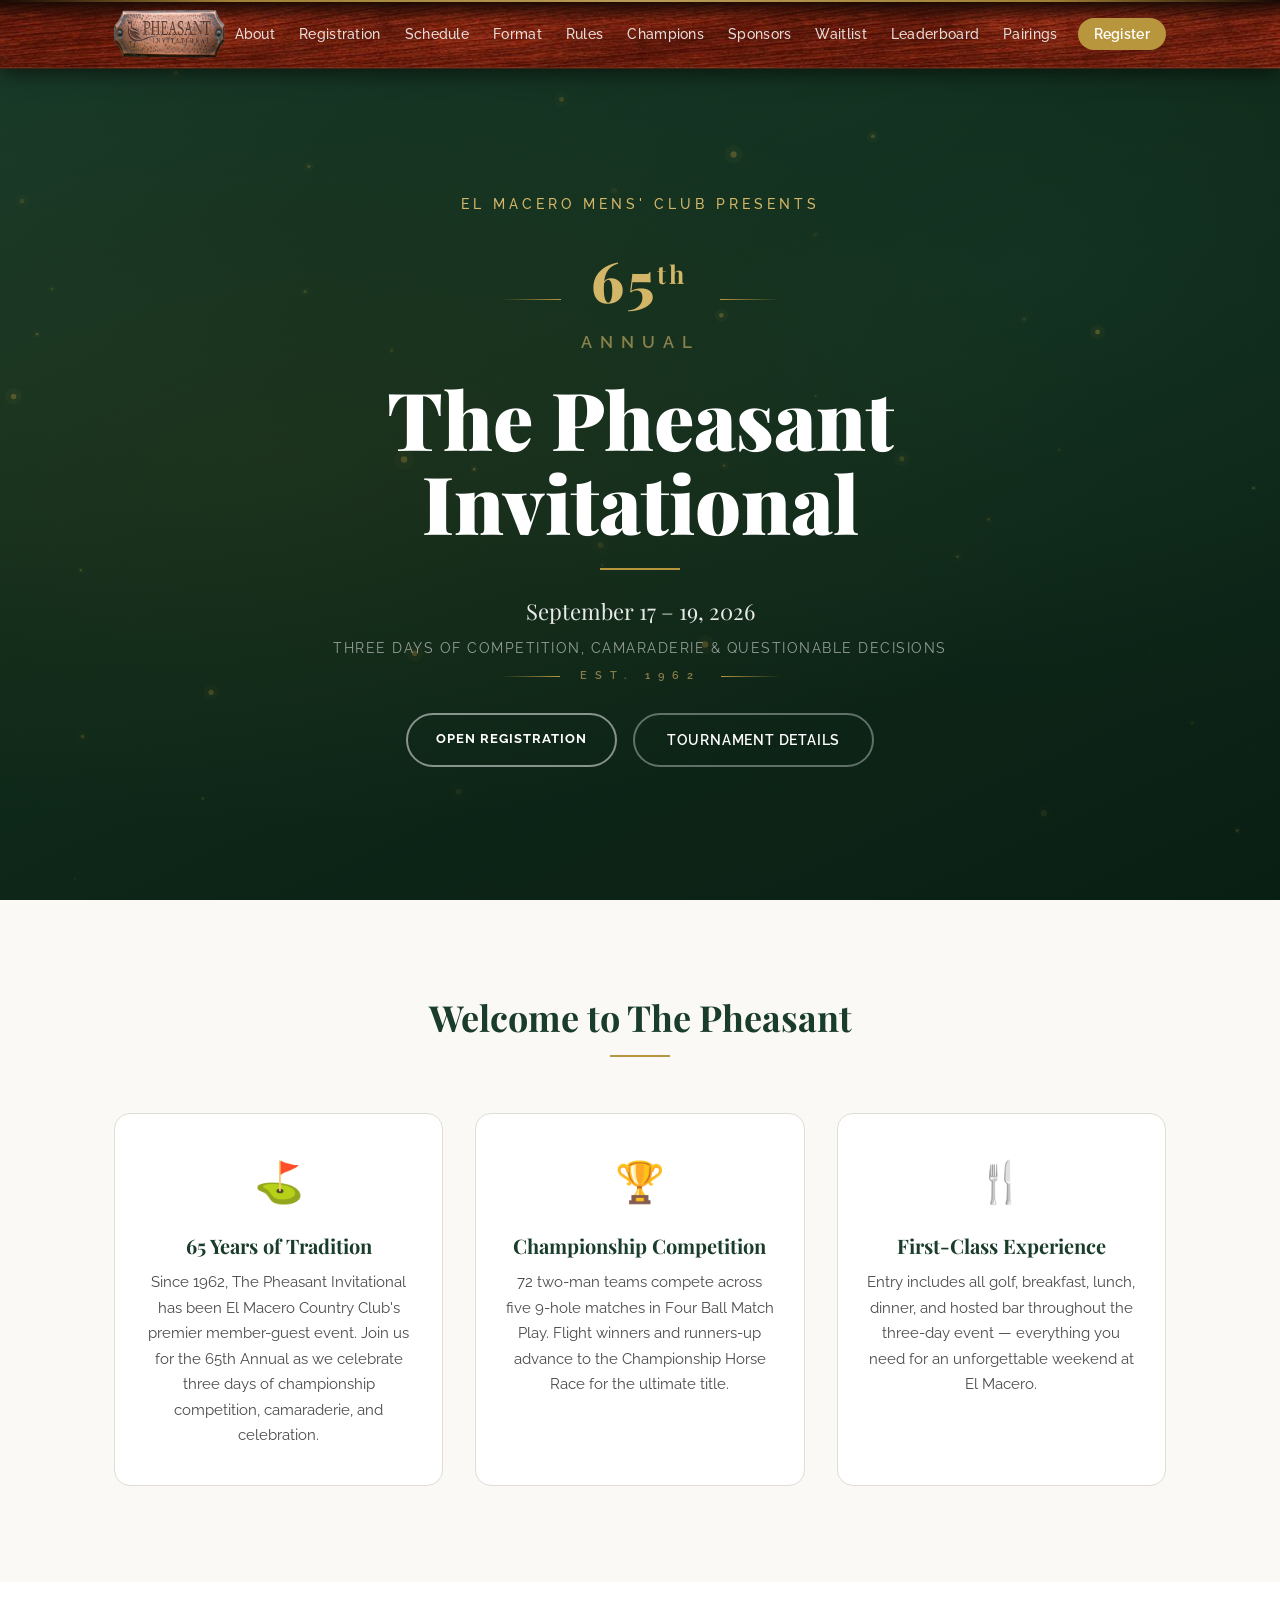
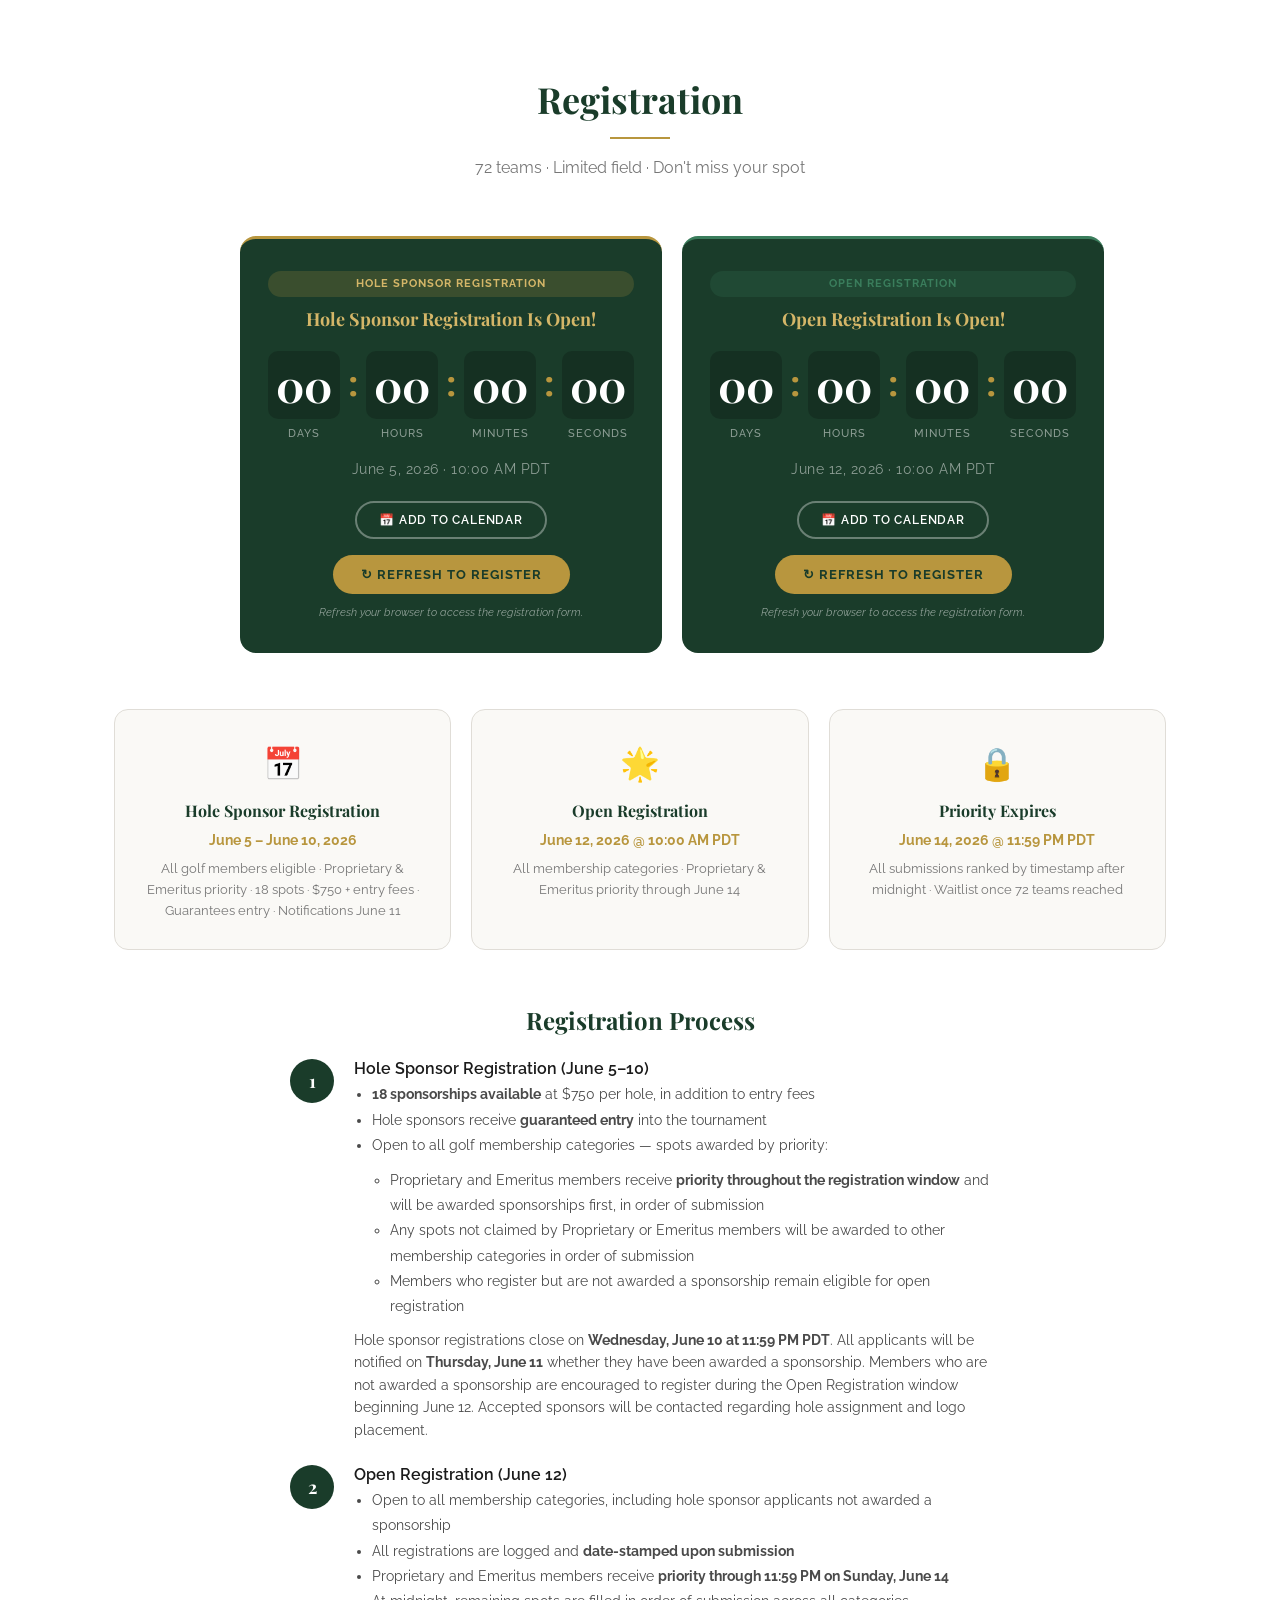
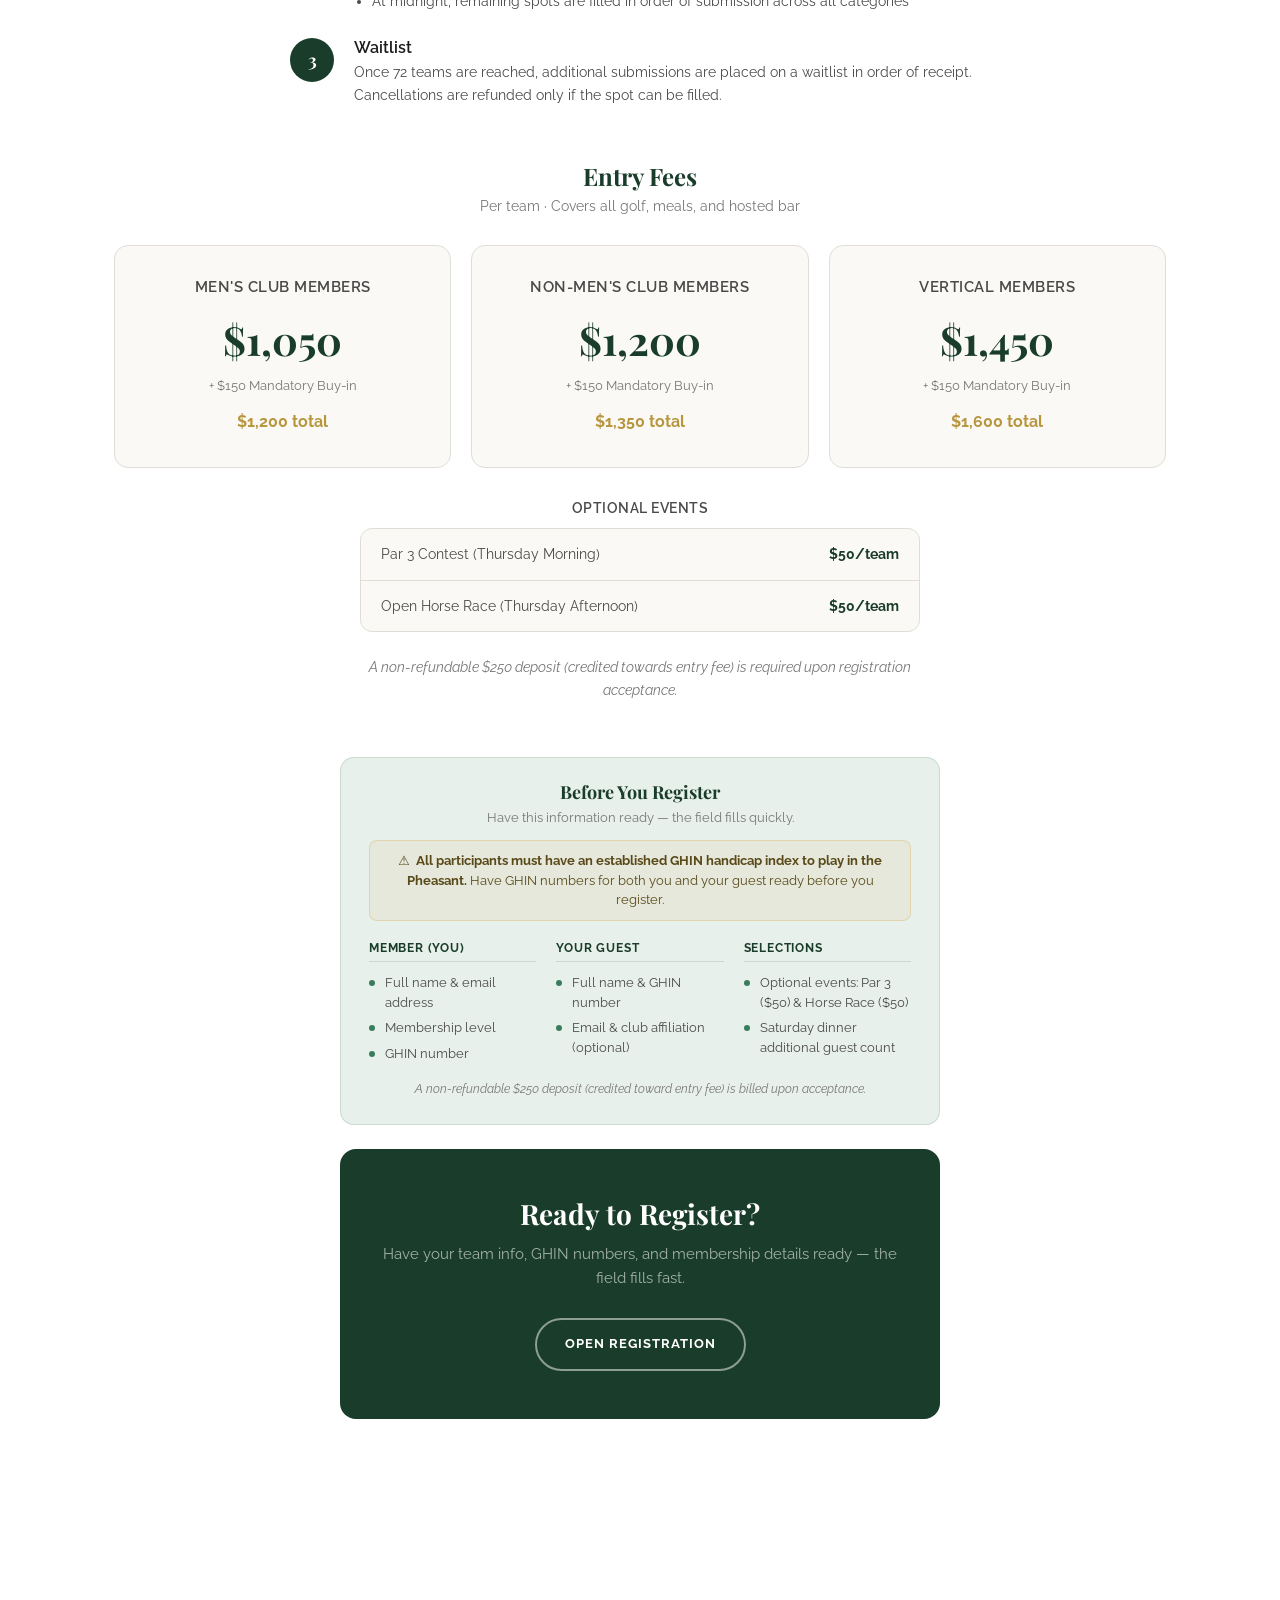
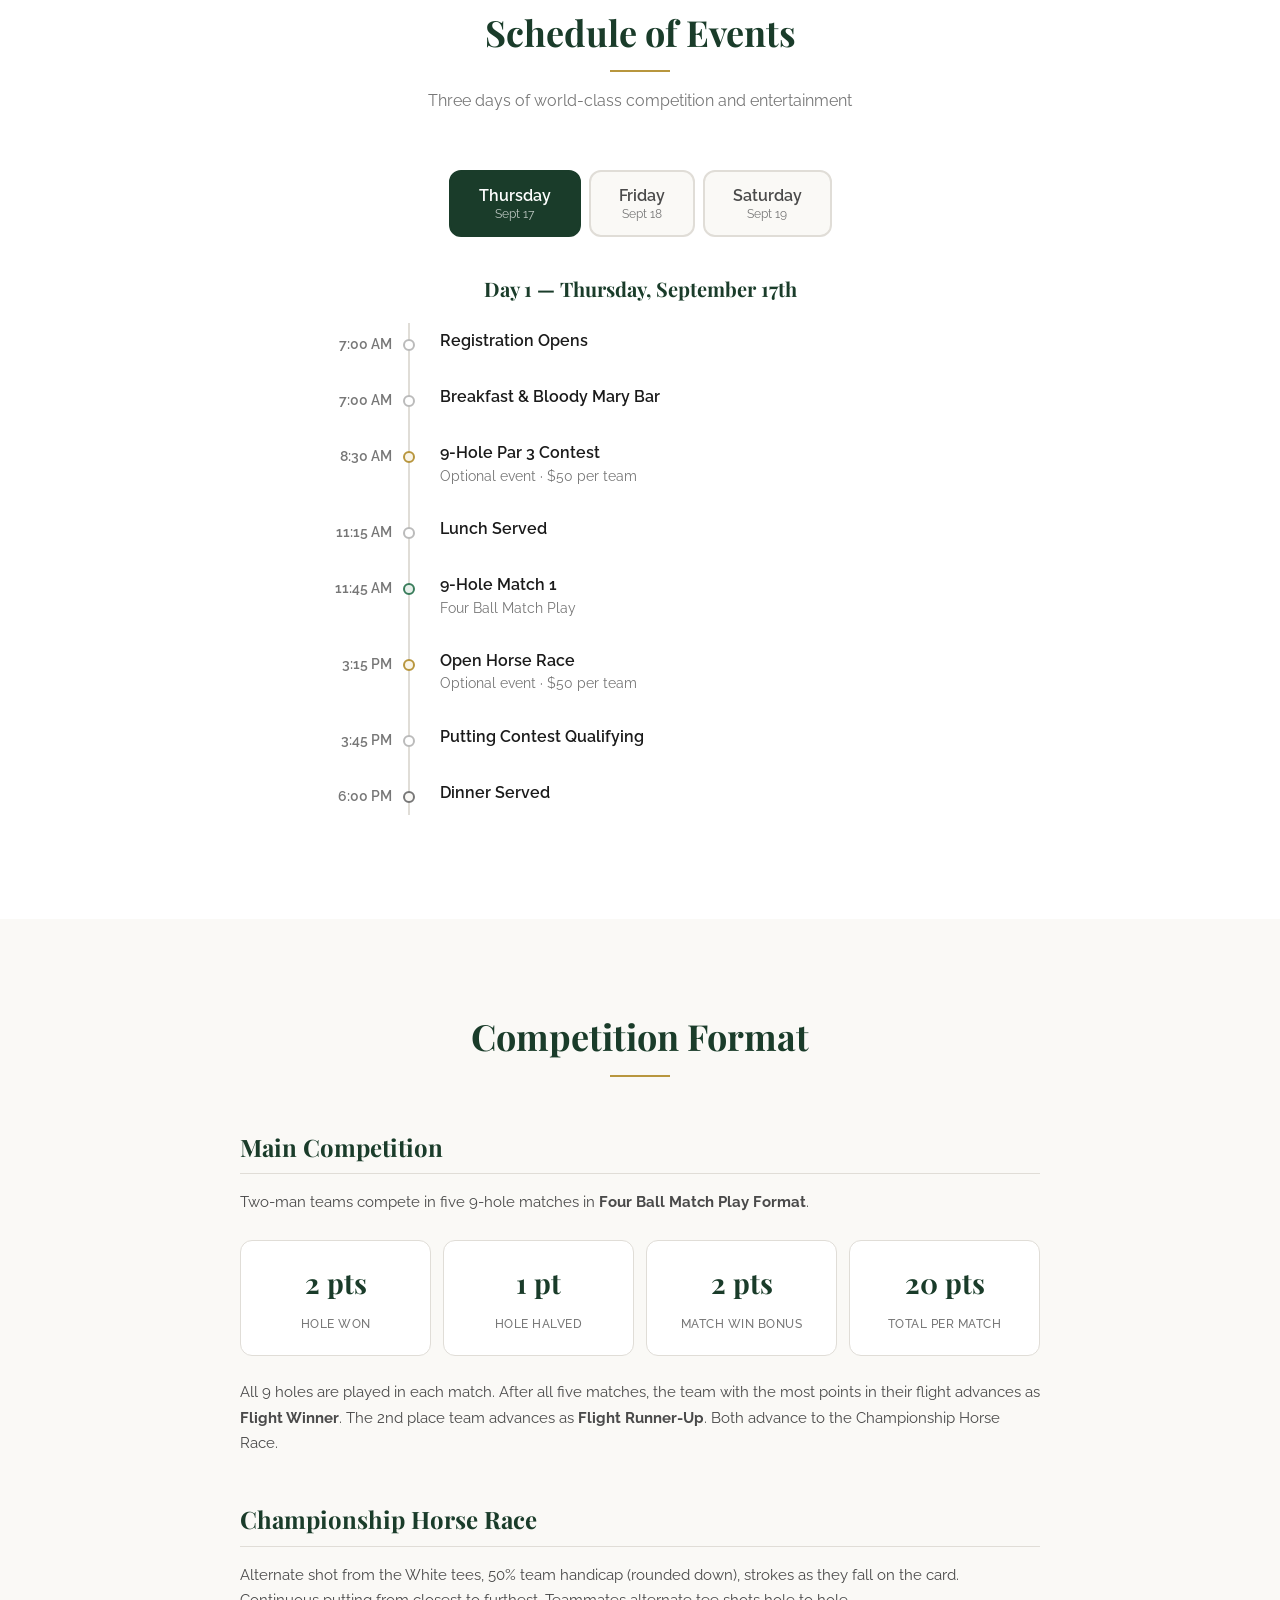
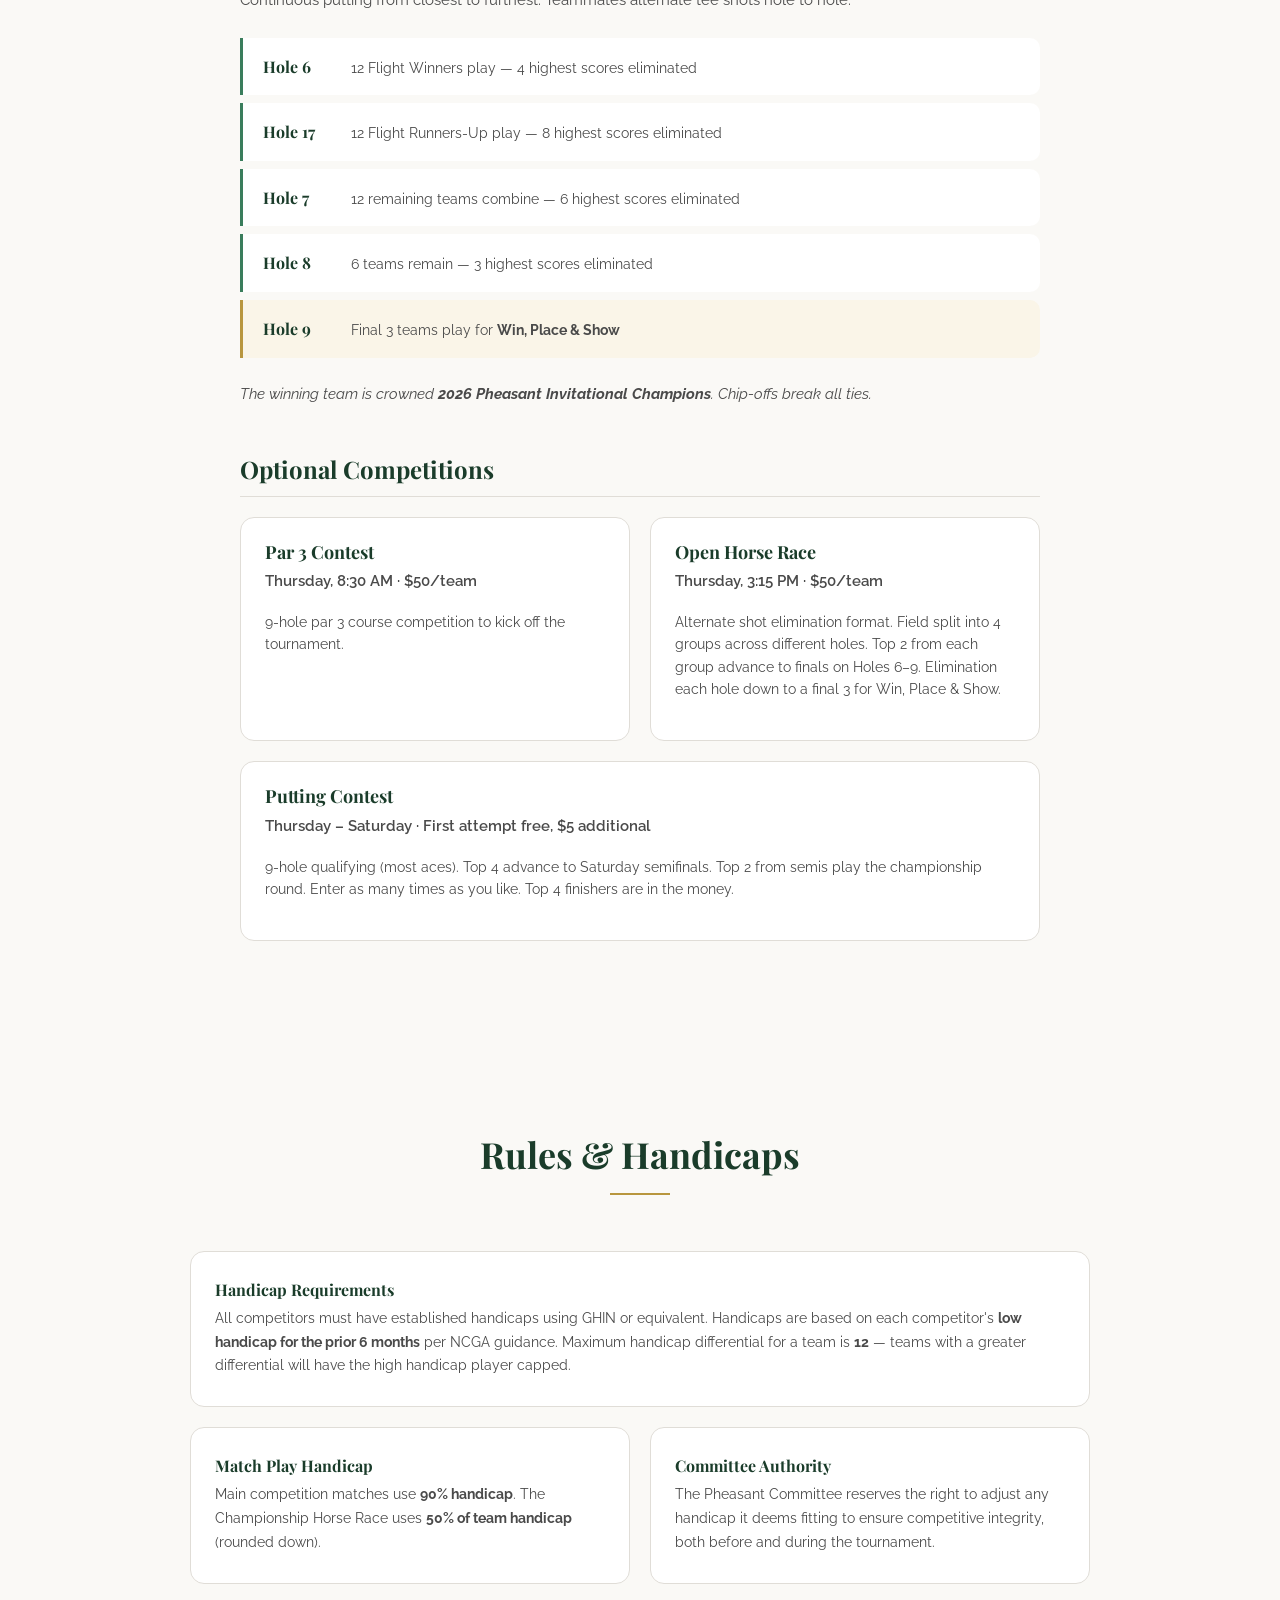
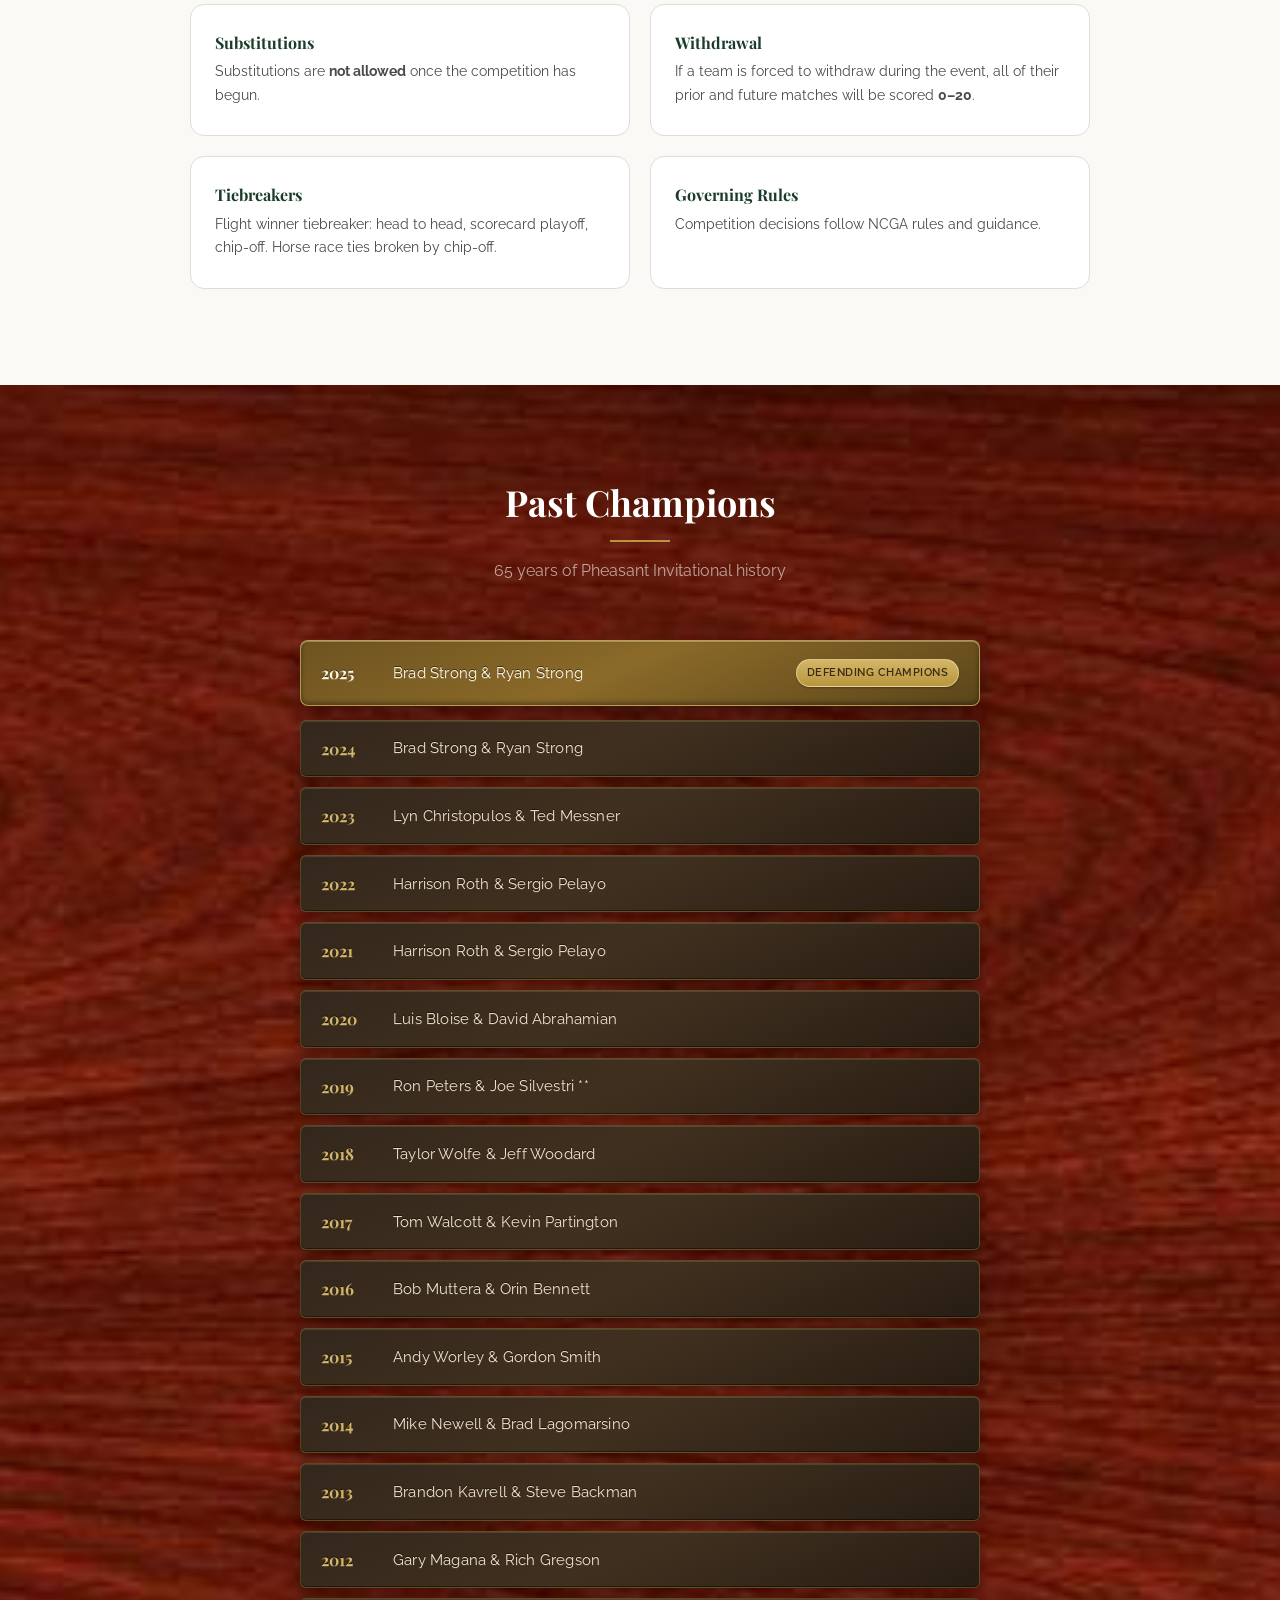
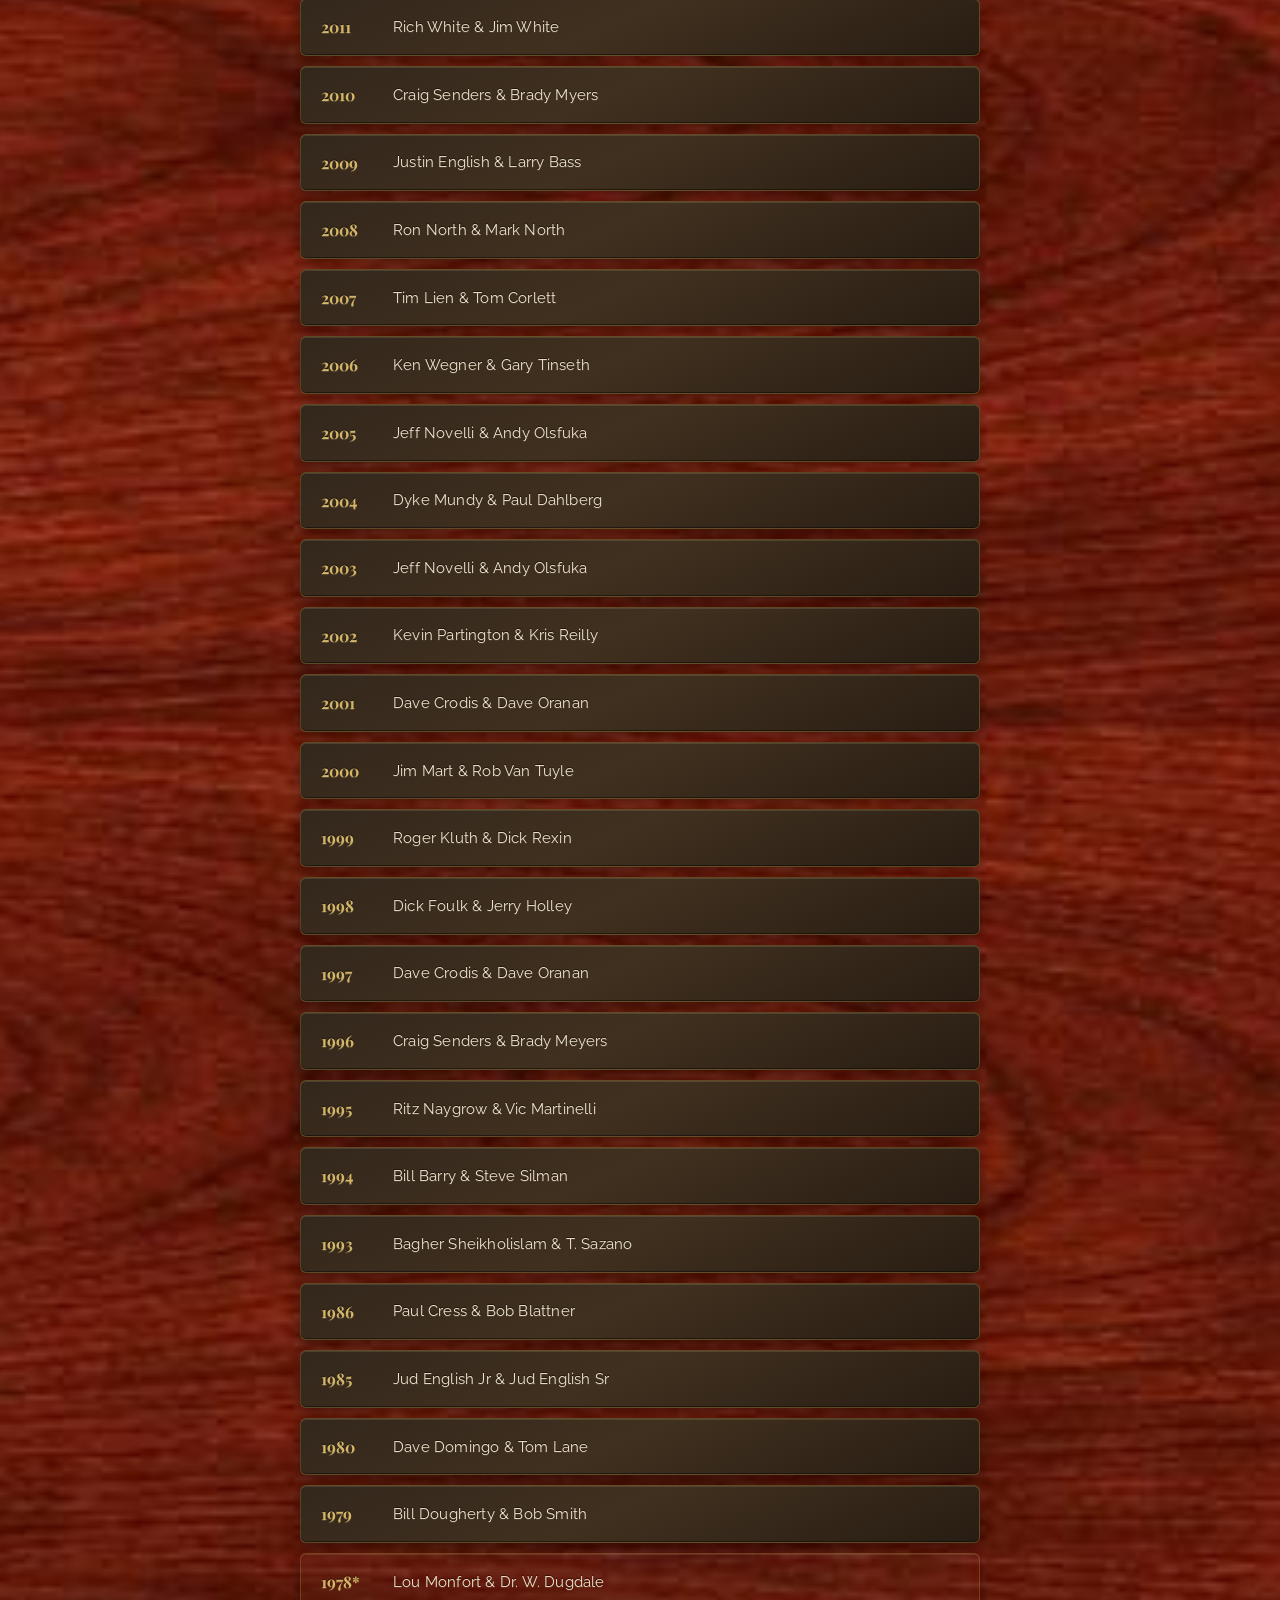
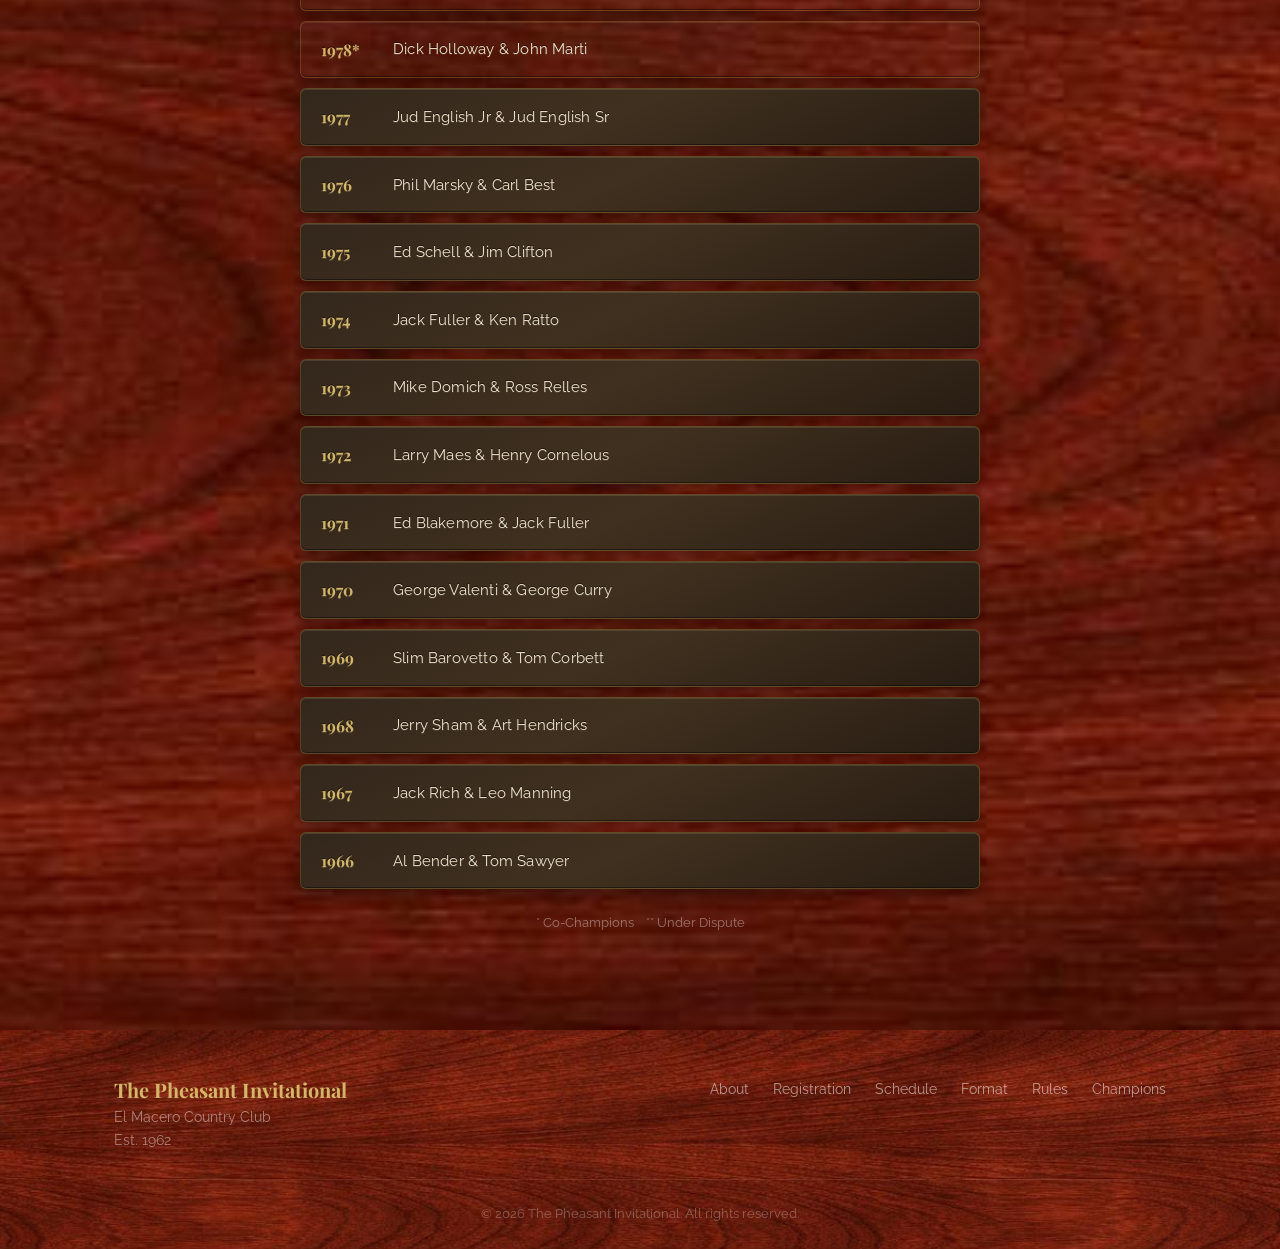
<file: _preview.html>
<!DOCTYPE html>
<html lang="en">
<head>
    <script async src="https://www.googletagmanager.com/gtag/js?id=G-2JSQBXHEBN"></script>
    <script>window.dataLayer=window.dataLayer||[];function gtag(){dataLayer.push(arguments);}gtag('js',new Date());gtag('config','G-2JSQBXHEBN');</script>
    <meta charset="UTF-8">
    <meta name="viewport" content="width=device-width, initial-scale=1.0">
    <title>The Pheasant Invitational | El Macero Country Club</title>
    <meta name="description" content="The Pheasant Invitational - El Macero Country Club's Premier Member-Guest Golf Tournament. September 17-19, 2026.">
    <link rel="preconnect" href="https://fonts.googleapis.com">
    <link rel="preconnect" href="https://fonts.gstatic.com" crossorigin>
    <link href="https://fonts.googleapis.com/css2?family=Playfair+Display:ital,wght@0,400;0,700;0,900;1,400&family=Raleway:wght@300;400;500;600;700&display=swap" rel="stylesheet">
    <link rel="stylesheet" href="styles.css">
    <link rel="stylesheet" href="lux.css">
    <link rel="manifest" href="manifest.json">
    <link rel="icon" href="favicon.ico" sizes="32x32">
    <link rel="apple-touch-icon" href="apple-touch-icon.png">
    <meta name="theme-color" content="#1a3a2a">
    <meta name="apple-mobile-web-app-capable" content="yes">
    <meta name="mobile-web-app-capable" content="yes">
    <meta name="apple-mobile-web-app-status-bar-style" content="black-translucent">
    <meta name="apple-mobile-web-app-title" content="Pheasant">
</head>
<body>
    <!-- Navigation -->
    <nav id="navbar" class="navbar">
        <div class="nav-container">
            <a href="#hero" class="nav-logo"><img src="copper-logo-nav.png" alt="The Pheasant Invitational" class="nav-logo-img"></a>
            <button class="nav-toggle" id="navToggle" aria-label="Toggle navigation">
                <span></span>
                <span></span>
                <span></span>
            </button>
            <ul class="nav-menu" id="navMenu">
                <li><a href="#about" class="nav-link">About</a></li>
                <li><a href="#registration" class="nav-link">Registration</a></li>
                <li><a href="#schedule" class="nav-link">Schedule</a></li>
                <li><a href="#format" class="nav-link">Format</a></li>
                <li><a href="#rules" class="nav-link">Rules</a></li>
                <li><a href="#champions" class="nav-link">Champions</a></li>
                <li><a href="sponsors.html" class="nav-link">Sponsors</a></li>
                <li><a href="waitlist.html" class="nav-link">Waitlist</a></li>
                <li class="tournament-nav-item"><a href="leaderboard.html" class="nav-link">Leaderboard</a></li>
                <li class="tournament-nav-item"><a href="pairings.html" class="nav-link">Pairings</a></li>
                <li><a href="register.html" class="nav-link nav-cta">Register</a></li>
            </ul>
        </div>
    </nav>

    <!-- Hero Section -->
    <section id="hero" class="hero">
        <canvas id="heroParticles"></canvas>
        <div class="hero-overlay"></div>
        <div class="hero-content">
            <p class="hero-subtitle">El Macero Mens' Club Presents</p>
            <div class="hero-anniversary-line">
                <p class="hero-anniversary"><span id="annivCounter">65</span><span class="ordinal">th</span><span class="annual-text">Annual</span></p>
            </div>
            <h1 class="hero-title">The Pheasant<br>Invitational</h1>
            <div class="hero-divider"></div>
            <p class="hero-date">September 17 &ndash; 19, 2026</p>
            <p class="hero-tagline">Three Days of Competition, Camaraderie &amp; Questionable Decisions</p>
            <div class="hero-est-line">
                <p class="hero-est">Est. 1962</p>
            </div>
            <div class="hero-actions">
                <div class="hero-reg-btns">
                    <a href="register.html" class="btn btn-reg-sponsor" id="heroSponsorBtn">Hole Sponsor Registration</a>
                    <a href="register.html" class="btn btn-reg-open" id="heroOpenBtn">Open Registration</a>
                </div>
                <a href="#format" class="btn btn-outline">Tournament Details</a>
            </div>
        </div>
    </section>

    <!-- About Section -->
    <section id="about" class="section about">
        <div class="container">
            <div class="section-header">
                <h2>Welcome to The Pheasant</h2>
                <div class="section-divider"></div>
            </div>
            <div class="about-grid">
                <div class="about-card">
                    <div class="about-icon">&#9971;</div>
                    <h3>65 Years of Tradition</h3>
                    <p>Since 1962, The Pheasant Invitational has been El Macero Country Club's premier member-guest event. Join us for the 65th Annual as we celebrate three days of championship competition, camaraderie, and celebration.</p>
                </div>
                <div class="about-card">
                    <div class="about-icon">&#127942;</div>
                    <h3>Championship Competition</h3>
                    <p>72 two-man teams compete across five 9-hole matches in Four Ball Match Play. Flight winners and runners-up advance to the Championship Horse Race for the ultimate title.</p>
                </div>
                <div class="about-card">
                    <div class="about-icon">&#127860;</div>
                    <h3>First-Class Experience</h3>
                    <p>Entry includes all golf, breakfast, lunch, dinner, and hosted bar throughout the three-day event — everything you need for an unforgettable weekend at El Macero.</p>
                </div>
            </div>
        </div>
    </section>

    <!-- Registration Section -->
    <section id="registration" class="section registration">
        <div class="container">
            <div class="section-header">
                <h2>Registration</h2>
                <div class="section-divider"></div>
                <p class="section-subtitle">72 teams &middot; Limited field &middot; Don't miss your spot</p>
            </div>

            <!-- Dual Countdown Timers -->
            <div class="countdown-dual" id="countdownDual">

                <!-- Sponsor Registration Countdown -->
                <div class="countdown-box countdown-sponsor" id="countdownSponsor">
                    <div class="countdown-badge">Hole Sponsor Registration</div>
                    <h3 id="sponsorCountdownTitle">Hole Sponsor Registration Opens In</h3>
                    <div class="countdown-timer" id="sponsorCountdownTimer">
                        <div class="countdown-unit">
                            <span class="countdown-value" id="sponsorDays">--</span>
                            <span class="countdown-label">Days</span>
                        </div>
                        <div class="countdown-sep">:</div>
                        <div class="countdown-unit">
                            <span class="countdown-value" id="sponsorHours">--</span>
                            <span class="countdown-label">Hours</span>
                        </div>
                        <div class="countdown-sep">:</div>
                        <div class="countdown-unit">
                            <span class="countdown-value" id="sponsorMinutes">--</span>
                            <span class="countdown-label">Minutes</span>
                        </div>
                        <div class="countdown-sep">:</div>
                        <div class="countdown-unit">
                            <span class="countdown-value" id="sponsorSeconds">--</span>
                            <span class="countdown-label">Seconds</span>
                        </div>
                    </div>
                    <p class="countdown-date">June 5, 2026 &middot; 10:00 AM PDT</p>
                    <div class="countdown-flex-gap"></div>
                    <button class="btn btn-outline" onclick="downloadICS('sponsor')" style="font-size:12px; padding:10px 22px;">&#128197; Add to Calendar</button>
                    <div class="countdown-refresh-prompt" id="sponsorRefreshPrompt" style="display:none;">
                        <button onclick="window.location.reload()" class="btn-refresh">&#8635; Refresh to Register</button>
                        <p class="countdown-refresh-note">Refresh your browser to access the registration form.</p>
                    </div>
                </div>

                <!-- Open Registration Countdown -->
                <div class="countdown-box countdown-open" id="countdownOpen">
                    <div class="countdown-badge">Open Registration</div>
                    <h3 id="openCountdownTitle">Open Registration Opens In</h3>
                    <div class="countdown-timer" id="openCountdownTimer">
                        <div class="countdown-unit">
                            <span class="countdown-value" id="openDays">--</span>
                            <span class="countdown-label">Days</span>
                        </div>
                        <div class="countdown-sep">:</div>
                        <div class="countdown-unit">
                            <span class="countdown-value" id="openHours">--</span>
                            <span class="countdown-label">Hours</span>
                        </div>
                        <div class="countdown-sep">:</div>
                        <div class="countdown-unit">
                            <span class="countdown-value" id="openMinutes">--</span>
                            <span class="countdown-label">Minutes</span>
                        </div>
                        <div class="countdown-sep">:</div>
                        <div class="countdown-unit">
                            <span class="countdown-value" id="openSeconds">--</span>
                            <span class="countdown-label">Seconds</span>
                        </div>
                    </div>
                    <p class="countdown-date">June 12, 2026 &middot; 10:00 AM PDT</p>
                    <div class="countdown-flex-gap"></div>
                    <button class="btn btn-outline" onclick="downloadICS('open')" style="font-size:12px; padding:10px 22px;">&#128197; Add to Calendar</button>
                    <div class="countdown-refresh-prompt" id="openRefreshPrompt" style="display:none;">
                        <button onclick="window.location.reload()" class="btn-refresh">&#8635; Refresh to Register</button>
                        <p class="countdown-refresh-note">Refresh your browser to access the registration form.</p>
                    </div>
                </div>

            </div>

            <!-- Key Dates -->
            <div class="reg-dates">
                <div class="reg-date-card">
                    <div class="reg-date-icon">&#128197;</div>
                    <h4>Hole Sponsor Registration</h4>
                    <p class="reg-date-value">June 5 &ndash; June 10, 2026</p>
                    <p>All golf members eligible &middot; Proprietary &amp; Emeritus priority &middot; 18 spots &middot; $750 + entry fees &middot; Guarantees entry &middot; Notifications June 11</p>
                </div>
                <div class="reg-date-card">
                    <div class="reg-date-icon">&#127775;</div>
                    <h4>Open Registration</h4>
                    <p class="reg-date-value">June 12, 2026 @ 10:00 AM PDT</p>
                    <p>All membership categories &middot; Proprietary &amp; Emeritus priority through June 14</p>
                </div>
                <div class="reg-date-card">
                    <div class="reg-date-icon">&#128274;</div>
                    <h4>Priority Expires</h4>
                    <p class="reg-date-value">June 14, 2026 @ 11:59 PM PDT</p>
                    <p>All submissions ranked by timestamp after midnight &middot; Waitlist once 72 teams reached</p>
                </div>
            </div>

            <!-- Registration Process -->
            <div class="reg-process">
                <h3>Registration Process</h3>
                <div class="process-steps">
                    <div class="process-step">
                        <div class="step-number">1</div>
                        <div class="step-content">
                            <h4>Hole Sponsor Registration (June 5&ndash;10)</h4>
                            <ul style="margin: 0 0 10px 18px; font-size: 14px; color: var(--gray-dark); line-height: 1.8; list-style-type: disc;">
                                <li><strong>18 sponsorships available</strong> at $750 per hole, in addition to entry fees</li>
                                <li>Hole sponsors receive <strong>guaranteed entry</strong> into the tournament</li>
                                <li>Open to all golf membership categories — spots awarded by priority:</li>
                            </ul>
                            <ul style="margin: 0 0 10px 36px; font-size: 14px; color: var(--gray-dark); line-height: 1.8; list-style-type: circle;">
                                <li>Proprietary and Emeritus members receive <strong>priority throughout the registration window</strong> and will be awarded sponsorships first, in order of submission</li>
                                <li>Any spots not claimed by Proprietary or Emeritus members will be awarded to other membership categories in order of submission</li>
                                <li>Members who register but are not awarded a sponsorship remain eligible for open registration</li>
                            </ul>
                            <p style="margin-top: 10px;">Hole sponsor registrations close on <strong>Wednesday, June 10 at 11:59 PM PDT</strong>. All applicants will be notified on <strong>Thursday, June 11</strong> whether they have been awarded a sponsorship. Members who are not awarded a sponsorship are encouraged to register during the Open Registration window beginning June 12. Accepted sponsors will be contacted regarding hole assignment and logo placement.</p>
                        </div>
                    </div>
                    <div class="process-step">
                        <div class="step-number">2</div>
                        <div class="step-content">
                            <h4>Open Registration (June 12)</h4>
                            <ul style="margin: 0 0 0 18px; font-size: 14px; color: var(--gray-dark); line-height: 1.8; list-style-type: disc;">
                                <li>Open to all membership categories, including hole sponsor applicants not awarded a sponsorship</li>
                                <li>All registrations are logged and <strong>date-stamped upon submission</strong></li>
                                <li>Proprietary and Emeritus members receive <strong>priority through 11:59 PM on Sunday, June 14</strong></li>
                                <li>At midnight, remaining spots are filled in order of submission across all categories</li>
                            </ul>
                        </div>
                    </div>
                    <div class="process-step">
                        <div class="step-number">3</div>
                        <div class="step-content">
                            <h4>Waitlist</h4>
                            <p>Once 72 teams are reached, additional submissions are placed on a waitlist in order of receipt. Cancellations are refunded only if the spot can be filled.</p>
                        </div>
                    </div>
                </div>
            </div>

            <!-- Pricing -->
            <div class="pricing">
                <h3>Entry Fees</h3>
                <p class="pricing-subtitle">Per team &middot; Covers all golf, meals, and hosted bar</p>

                <div class="pricing-grid">
                    <div class="pricing-card">
                        <h4>Men's Club Members</h4>
                        <div class="price">$1,050</div>
                        <p class="price-detail">+ $150 Mandatory Buy-in</p>
                        <p class="price-total">$1,200 total</p>
                    </div>
                    <div class="pricing-card">
                        <h4>Non-Men's Club Members</h4>
                        <div class="price">$1,200</div>
                        <p class="price-detail">+ $150 Mandatory Buy-in</p>
                        <p class="price-total">$1,350 total</p>
                    </div>
                    <div class="pricing-card">
                        <h4>Vertical Members</h4>
                        <div class="price">$1,450</div>
                        <p class="price-detail">+ $150 Mandatory Buy-in</p>
                        <p class="price-total">$1,600 total</p>
                    </div>
                </div>

                <div class="optional-pricing">
                    <h4>Optional Events</h4>
                    <div class="optional-pricing-items">
                        <div class="optional-price-item">
                            <span>Par 3 Contest (Thursday Morning)</span>
                            <span class="optional-price">$50/team</span>
                        </div>
                        <div class="optional-price-item">
                            <span>Open Horse Race (Thursday Afternoon)</span>
                            <span class="optional-price">$50/team</span>
                        </div>
                    </div>
                </div>

                <p class="deposit-notice">A non-refundable $250 deposit (credited towards entry fee) is required upon registration acceptance.</p>
            </div>

            <!-- Registration Checklist -->
            <div class="checklist-box">
                <h3>Before You Register</h3>
                <p class="checklist-intro">Have this information ready &mdash; the field fills quickly.</p>
                <p class="checklist-handicap-notice">&#9888;&nbsp; <strong>All participants must have an established GHIN handicap index to play in the Pheasant.</strong> Have GHIN numbers for both you and your guest ready before you register.</p>
                <div class="checklist-grid">
                    <div class="checklist-col">
                        <h4>Member (You)</h4>
                        <ul class="reg-checklist">
                            <li>Full name &amp; email address</li>
                            <li>Membership level</li>
                            <li>GHIN number</li>
                        </ul>
                    </div>
                    <div class="checklist-col">
                        <h4>Your Guest</h4>
                        <ul class="reg-checklist">
                            <li>Full name &amp; GHIN number</li>
                            <li>Email &amp; club affiliation (optional)</li>
                        </ul>
                    </div>
                    <div class="checklist-col">
                        <h4>Selections</h4>
                        <ul class="reg-checklist">
                            <li>Optional events: Par 3 ($50) &amp; Horse Race ($50)</li>
                            <li>Saturday dinner additional guest count</li>
                        </ul>
                    </div>
                </div>
                <p class="checklist-note">A non-refundable $250 deposit (credited toward entry fee) is billed upon acceptance.</p>
            </div>

            <!-- Registration CTA -->
            <div class="reg-cta-box">
                <h3>Ready to Register?</h3>
                <p>Have your team info, GHIN numbers, and membership details ready &mdash; the field fills fast.</p>
                <div class="cta-reg-btns">
                    <a href="register.html" class="btn btn-reg-sponsor btn-register-cta" id="ctaSponsorBtn">Hole Sponsor Registration</a>
                    <a href="register.html" class="btn btn-reg-open btn-register-cta" id="ctaOpenBtn">Open Registration</a>
                </div>
            </div>
        </div>
    </section>

    <!-- Schedule Section -->
    <section id="schedule" class="section schedule">
        <div class="container">
            <div class="section-header">
                <h2>Schedule of Events</h2>
                <div class="section-divider"></div>
                <p class="section-subtitle">Three days of world-class competition and entertainment</p>
            </div>

            <div class="schedule-tabs">
                <button class="tab-btn active" data-day="day1">Thursday<span class="tab-date">Sept 17</span></button>
                <button class="tab-btn" data-day="day2">Friday<span class="tab-date">Sept 18</span></button>
                <button class="tab-btn" data-day="day3">Saturday<span class="tab-date">Sept 19</span></button>
            </div>

            <div class="schedule-content">
                <!-- Day 1 -->
                <div class="schedule-day active" id="day1">
                    <h3 class="day-title">Day 1 &mdash; Thursday, September 17th</h3>
                    <div class="timeline">
                        <div class="timeline-item">
                            <div class="timeline-time">7:00 AM</div>
                            <div class="timeline-event">
                                <h4>Registration Opens</h4>
                            </div>
                        </div>
                        <div class="timeline-item">
                            <div class="timeline-time">7:00 AM</div>
                            <div class="timeline-event">
                                <h4>Breakfast &amp; Bloody Mary Bar</h4>
                            </div>
                        </div>
                        <div class="timeline-item highlight">
                            <div class="timeline-time">8:30 AM</div>
                            <div class="timeline-event">
                                <h4>9-Hole Par 3 Contest</h4>
                                <p>Optional event &middot; $50 per team</p>
                            </div>
                        </div>
                        <div class="timeline-item">
                            <div class="timeline-time">11:15 AM</div>
                            <div class="timeline-event">
                                <h4>Lunch Served</h4>
                            </div>
                        </div>
                        <div class="timeline-item match">
                            <div class="timeline-time">11:45 AM</div>
                            <div class="timeline-event">
                                <h4>9-Hole Match 1</h4>
                                <p>Four Ball Match Play</p>
                            </div>
                        </div>
                        <div class="timeline-item highlight">
                            <div class="timeline-time">3:15 PM</div>
                            <div class="timeline-event">
                                <h4>Open Horse Race</h4>
                                <p>Optional event &middot; $50 per team</p>
                            </div>
                        </div>
                        <div class="timeline-item">
                            <div class="timeline-time">3:45 PM</div>
                            <div class="timeline-event">
                                <h4>Putting Contest Qualifying</h4>
                            </div>
                        </div>
                        <div class="timeline-item social">
                            <div class="timeline-time">6:00 PM</div>
                            <div class="timeline-event">
                                <h4>Dinner Served</h4>
                            </div>
                        </div>
                    </div>
                </div>

                <!-- Day 2 -->
                <div class="schedule-day" id="day2">
                    <h3 class="day-title">Day 2 &mdash; Friday, September 18th</h3>
                    <div class="timeline">
                        <div class="timeline-item">
                            <div class="timeline-time">7:30 AM</div>
                            <div class="timeline-event">
                                <h4>Registration / Breakfast / Bloody Mary Bar</h4>
                            </div>
                        </div>
                        <div class="timeline-item match">
                            <div class="timeline-time">9:00 AM</div>
                            <div class="timeline-event">
                                <h4>9-Hole Match 2</h4>
                                <p>Four Ball Match Play</p>
                            </div>
                        </div>
                        <div class="timeline-item social">
                            <div class="timeline-time">12:00 PM</div>
                            <div class="timeline-event">
                                <h4>Lunch Served</h4>
                            </div>
                        </div>
                        <div class="timeline-item match">
                            <div class="timeline-time">1:00 PM</div>
                            <div class="timeline-event">
                                <h4>9-Hole Match 3</h4>
                                <p>Four Ball Match Play</p>
                            </div>
                        </div>
                        <div class="timeline-item highlight">
                            <div class="timeline-time">4:30 PM</div>
                            <div class="timeline-event">
                                <h4>Putting Contest / Friday Night Party</h4>
                            </div>
                        </div>
                        <div class="timeline-item social">
                            <div class="timeline-time">6:00 PM</div>
                            <div class="timeline-event">
                                <h4>Dinner Served</h4>
                            </div>
                        </div>
                        <div class="timeline-item social">
                            <div class="timeline-time">9:15 PM</div>
                            <div class="timeline-event">
                                <h4>Late-Night Snack</h4>
                            </div>
                        </div>
                    </div>
                </div>

                <!-- Day 3 -->
                <div class="schedule-day" id="day3">
                    <h3 class="day-title">Day 3 &mdash; Saturday, September 19th</h3>
                    <div class="timeline">
                        <div class="timeline-item">
                            <div class="timeline-time">7:00 AM</div>
                            <div class="timeline-event">
                                <h4>Breakfast / Bloody Mary Bar</h4>
                            </div>
                        </div>
                        <div class="timeline-item highlight">
                            <div class="timeline-time">7:30 AM</div>
                            <div class="timeline-event">
                                <h4>Putting Contest Semifinals</h4>
                            </div>
                        </div>
                        <div class="timeline-item match">
                            <div class="timeline-time">8:30 AM</div>
                            <div class="timeline-event">
                                <h4>9-Hole Match 4</h4>
                                <p>Four Ball Match Play</p>
                            </div>
                        </div>
                        <div class="timeline-item">
                            <div class="timeline-time">11:30 AM</div>
                            <div class="timeline-event">
                                <h4>Lunch / Putting Contest Championship</h4>
                            </div>
                        </div>
                        <div class="timeline-item match">
                            <div class="timeline-time">12:30 PM</div>
                            <div class="timeline-event">
                                <h4>9-Hole Match 5</h4>
                                <p>Four Ball Match Play</p>
                            </div>
                        </div>
                        <div class="timeline-item highlight">
                            <div class="timeline-time">4:00 PM</div>
                            <div class="timeline-event">
                                <h4>Championship Horse Race</h4>
                                <p>Flight Winners &amp; Runners-Up compete for the title</p>
                            </div>
                        </div>
                        <div class="timeline-item social">
                            <div class="timeline-time">5:30 PM</div>
                            <div class="timeline-event">
                                <h4>Cocktails &amp; Heavy Hors D'oeuvres</h4>
                            </div>
                        </div>
                        <div class="timeline-item social">
                            <div class="timeline-time">6:30 PM</div>
                            <div class="timeline-event">
                                <h4>Awards Presentation</h4>
                            </div>
                        </div>
                    </div>
                </div>
            </div>
        </div>
    </section>

    <!-- Competition Format Section -->
    <section id="format" class="section format">
        <div class="container">
            <div class="section-header">
                <h2>Competition Format</h2>
                <div class="section-divider"></div>
            </div>

            <!-- Main Competition -->
            <div class="format-block">
                <h3>Main Competition</h3>

                <p>Two-man teams compete in five 9-hole matches in <strong>Four Ball Match Play Format</strong>.</p>

                <div class="scoring-grid">
                    <div class="scoring-item">
                        <span class="scoring-value">2 pts</span>
                        <span class="scoring-label">Hole Won</span>
                    </div>
                    <div class="scoring-item">
                        <span class="scoring-value">1 pt</span>
                        <span class="scoring-label">Hole Halved</span>
                    </div>
                    <div class="scoring-item">
                        <span class="scoring-value">2 pts</span>
                        <span class="scoring-label">Match Win Bonus</span>
                    </div>
                    <div class="scoring-item">
                        <span class="scoring-value">20 pts</span>
                        <span class="scoring-label">Total Per Match</span>
                    </div>
                </div>

                <p>All 9 holes are played in each match. After all five matches, the team with the most points in their flight advances as <strong>Flight Winner</strong>. The 2nd place team advances as <strong>Flight Runner-Up</strong>. Both advance to the Championship Horse Race.</p>
            </div>

            <!-- Championship Horse Race -->
            <div class="format-block">
                <h3>Championship Horse Race</h3>
                <p>Alternate shot from the White tees, 50% team handicap (rounded down), strokes as they fall on the card. Continuous putting from closest to furthest. Teammates alternate tee shots hole to hole.</p>

                <div class="elimination-bracket">
                    <div class="bracket-round">
                        <div class="bracket-label">Hole 6</div>
                        <div class="bracket-detail">12 Flight Winners play &mdash; 4 highest scores eliminated</div>
                    </div>
                    <div class="bracket-round">
                        <div class="bracket-label">Hole 17</div>
                        <div class="bracket-detail">12 Flight Runners-Up play &mdash; 8 highest scores eliminated</div>
                    </div>
                    <div class="bracket-round">
                        <div class="bracket-label">Hole 7</div>
                        <div class="bracket-detail">12 remaining teams combine &mdash; 6 highest scores eliminated</div>
                    </div>
                    <div class="bracket-round">
                        <div class="bracket-label">Hole 8</div>
                        <div class="bracket-detail">6 teams remain &mdash; 3 highest scores eliminated</div>
                    </div>
                    <div class="bracket-round final">
                        <div class="bracket-label">Hole 9</div>
                        <div class="bracket-detail">Final 3 teams play for <strong>Win, Place &amp; Show</strong></div>
                    </div>
                </div>
                <p class="format-note">The winning team is crowned <strong>2026 Pheasant Invitational Champions</strong>. Chip-offs break all ties.</p>
            </div>

            <!-- Optional Competitions -->
            <div class="format-block">
                <h3>Optional Competitions</h3>

                <div class="optional-grid">
                    <div class="optional-card">
                        <h4>Par 3 Contest</h4>
                        <p class="optional-meta">Thursday, 8:30 AM &middot; $50/team</p>
                        <p>9-hole par 3 course competition to kick off the tournament.</p>
                    </div>

                    <div class="optional-card">
                        <h4>Open Horse Race</h4>
                        <p class="optional-meta">Thursday, 3:15 PM &middot; $50/team</p>
                        <p>Alternate shot elimination format. Field split into 4 groups across different holes. Top 2 from each group advance to finals on Holes 6&ndash;9. Elimination each hole down to a final 3 for Win, Place &amp; Show.</p>
                    </div>

                    <div class="optional-card optional-card--wide">
                        <h4>Putting Contest</h4>
                        <p class="optional-meta">Thursday &ndash; Saturday &middot; First attempt free, $5 additional</p>
                        <p>9-hole qualifying (most aces). Top 4 advance to Saturday semifinals. Top 2 from semis play the championship round. Enter as many times as you like. Top 4 finishers are in the money.</p>
                    </div>

                </div>
            </div>
        </div>
    </section>

    <!-- Rules Section -->
    <section id="rules" class="section rules">
        <div class="container">
            <div class="section-header">
                <h2>Rules &amp; Handicaps</h2>
                <div class="section-divider"></div>
            </div>

            <div class="rules-grid">
                <div class="rule-card rule-card--wide">
                    <h4>Handicap Requirements</h4>
                    <p>All competitors must have established handicaps using GHIN or equivalent. Handicaps are based on each competitor's <strong>low handicap for the prior 6 months</strong> per NCGA guidance. Maximum handicap differential for a team is <strong>12</strong> — teams with a greater differential will have the high handicap player capped.</p>
                </div>
                <div class="rule-card">
                    <h4>Match Play Handicap</h4>
                    <p>Main competition matches use <strong>90% handicap</strong>. The Championship Horse Race uses <strong>50% of team handicap</strong> (rounded down).</p>
                </div>
                <div class="rule-card">
                    <h4>Committee Authority</h4>
                    <p>The Pheasant Committee reserves the right to adjust any handicap it deems fitting to ensure competitive integrity, both before and during the tournament.</p>
                </div>
                <div class="rule-card">
                    <h4>Substitutions</h4>
                    <p>Substitutions are <strong>not allowed</strong> once the competition has begun.</p>
                </div>
                <div class="rule-card">
                    <h4>Withdrawal</h4>
                    <p>If a team is forced to withdraw during the event, all of their prior and future matches will be scored <strong>0&ndash;20</strong>.</p>
                </div>
                <div class="rule-card">
                    <h4>Tiebreakers</h4>
                    <p>Flight winner tiebreaker: head to head, scorecard playoff, chip-off. Horse race ties broken by chip-off.</p>
                </div>
                <div class="rule-card">
                    <h4>Governing Rules</h4>
                    <p>Competition decisions follow NCGA rules and guidance.</p>
                </div>
            </div>
        </div>
    </section>

    <!-- Past Champions Section -->
    <section id="champions" class="section champions">
        <div class="container">
            <div class="section-header">
                <h2>Past Champions</h2>
                <div class="section-divider"></div>
                <p class="section-subtitle">65 years of Pheasant Invitational history</p>
            </div>

            <div class="champions-list">
                <div class="champion-row defending">
                    <span class="champion-year">2025</span>
                    <span class="champion-names">Brad Strong &amp; Ryan Strong</span>
                    <span class="champion-badge">Defending Champions</span>
                </div>
                <div class="champion-row">
                    <span class="champion-year">2024</span>
                    <span class="champion-names">Brad Strong &amp; Ryan Strong</span>
                </div>
                <div class="champion-row">
                    <span class="champion-year">2023</span>
                    <span class="champion-names">Lyn Christopulos &amp; Ted Messner</span>
                </div>
                <div class="champion-row">
                    <span class="champion-year">2022</span>
                    <span class="champion-names">Harrison Roth &amp; Sergio Pelayo</span>
                </div>
                <div class="champion-row">
                    <span class="champion-year">2021</span>
                    <span class="champion-names">Harrison Roth &amp; Sergio Pelayo</span>
                </div>
                <div class="champion-row">
                    <span class="champion-year">2020</span>
                    <span class="champion-names">Luis Bloise &amp; David Abrahamian</span>
                </div>
                <div class="champion-row">
                    <span class="champion-year">2019</span>
                    <span class="champion-names">Ron Peters &amp; Joe Silvestri **</span>
                </div>
                <div class="champion-row">
                    <span class="champion-year">2018</span>
                    <span class="champion-names">Taylor Wolfe &amp; Jeff Woodard</span>
                </div>
                <div class="champion-row">
                    <span class="champion-year">2017</span>
                    <span class="champion-names">Tom Walcott &amp; Kevin Partington</span>
                </div>
                <div class="champion-row">
                    <span class="champion-year">2016</span>
                    <span class="champion-names">Bob Muttera &amp; Orin Bennett</span>
                </div>
                <div class="champion-row">
                    <span class="champion-year">2015</span>
                    <span class="champion-names">Andy Worley &amp; Gordon Smith</span>
                </div>
                <div class="champion-row">
                    <span class="champion-year">2014</span>
                    <span class="champion-names">Mike Newell &amp; Brad Lagomarsino</span>
                </div>
                <div class="champion-row">
                    <span class="champion-year">2013</span>
                    <span class="champion-names">Brandon Kavrell &amp; Steve Backman</span>
                </div>
                <div class="champion-row">
                    <span class="champion-year">2012</span>
                    <span class="champion-names">Gary Magana &amp; Rich Gregson</span>
                </div>
                <div class="champion-row">
                    <span class="champion-year">2011</span>
                    <span class="champion-names">Rich White &amp; Jim White</span>
                </div>
                <div class="champion-row">
                    <span class="champion-year">2010</span>
                    <span class="champion-names">Craig Senders &amp; Brady Myers</span>
                </div>
                <div class="champion-row">
                    <span class="champion-year">2009</span>
                    <span class="champion-names">Justin English &amp; Larry Bass</span>
                </div>
                <div class="champion-row">
                    <span class="champion-year">2008</span>
                    <span class="champion-names">Ron North &amp; Mark North</span>
                </div>
                <div class="champion-row">
                    <span class="champion-year">2007</span>
                    <span class="champion-names">Tim Lien &amp; Tom Corlett</span>
                </div>
                <div class="champion-row">
                    <span class="champion-year">2006</span>
                    <span class="champion-names">Ken Wegner &amp; Gary Tinseth</span>
                </div>
                <div class="champion-row">
                    <span class="champion-year">2005</span>
                    <span class="champion-names">Jeff Novelli &amp; Andy Olsfuka</span>
                </div>
                <div class="champion-row">
                    <span class="champion-year">2004</span>
                    <span class="champion-names">Dyke Mundy &amp; Paul Dahlberg</span>
                </div>
                <div class="champion-row">
                    <span class="champion-year">2003</span>
                    <span class="champion-names">Jeff Novelli &amp; Andy Olsfuka</span>
                </div>
                <div class="champion-row">
                    <span class="champion-year">2002</span>
                    <span class="champion-names">Kevin Partington &amp; Kris Reilly</span>
                </div>
                <div class="champion-row">
                    <span class="champion-year">2001</span>
                    <span class="champion-names">Dave Crodis &amp; Dave Oranan</span>
                </div>
                <div class="champion-row">
                    <span class="champion-year">2000</span>
                    <span class="champion-names">Jim Mart &amp; Rob Van Tuyle</span>
                </div>
                <div class="champion-row">
                    <span class="champion-year">1999</span>
                    <span class="champion-names">Roger Kluth &amp; Dick Rexin</span>
                </div>
                <div class="champion-row">
                    <span class="champion-year">1998</span>
                    <span class="champion-names">Dick Foulk &amp; Jerry Holley</span>
                </div>
                <div class="champion-row">
                    <span class="champion-year">1997</span>
                    <span class="champion-names">Dave Crodis &amp; Dave Oranan</span>
                </div>
                <div class="champion-row">
                    <span class="champion-year">1996</span>
                    <span class="champion-names">Craig Senders &amp; Brady Meyers</span>
                </div>
                <div class="champion-row">
                    <span class="champion-year">1995</span>
                    <span class="champion-names">Ritz Naygrow &amp; Vic Martinelli</span>
                </div>
                <div class="champion-row">
                    <span class="champion-year">1994</span>
                    <span class="champion-names">Bill Barry &amp; Steve Silman</span>
                </div>
                <div class="champion-row">
                    <span class="champion-year">1993</span>
                    <span class="champion-names">Bagher Sheikholislam &amp; T. Sazano</span>
                </div>
                <div class="champion-row">
                    <span class="champion-year">1986</span>
                    <span class="champion-names">Paul Cress &amp; Bob Blattner</span>
                </div>
                <div class="champion-row">
                    <span class="champion-year">1985</span>
                    <span class="champion-names">Jud English Jr &amp; Jud English Sr</span>
                </div>
                <div class="champion-row">
                    <span class="champion-year">1980</span>
                    <span class="champion-names">Dave Domingo &amp; Tom Lane</span>
                </div>
                <div class="champion-row">
                    <span class="champion-year">1979</span>
                    <span class="champion-names">Bill Dougherty &amp; Bob Smith</span>
                </div>
                <div class="champion-row co-champ">
                    <span class="champion-year">1978*</span>
                    <span class="champion-names">Lou Monfort &amp; Dr. W. Dugdale</span>
                </div>
                <div class="champion-row co-champ">
                    <span class="champion-year">1978*</span>
                    <span class="champion-names">Dick Holloway &amp; John Marti</span>
                </div>
                <div class="champion-row">
                    <span class="champion-year">1977</span>
                    <span class="champion-names">Jud English Jr &amp; Jud English Sr</span>
                </div>
                <div class="champion-row">
                    <span class="champion-year">1976</span>
                    <span class="champion-names">Phil Marsky &amp; Carl Best</span>
                </div>
                <div class="champion-row">
                    <span class="champion-year">1975</span>
                    <span class="champion-names">Ed Schell &amp; Jim Clifton</span>
                </div>
                <div class="champion-row">
                    <span class="champion-year">1974</span>
                    <span class="champion-names">Jack Fuller &amp; Ken Ratto</span>
                </div>
                <div class="champion-row">
                    <span class="champion-year">1973</span>
                    <span class="champion-names">Mike Domich &amp; Ross Relles</span>
                </div>
                <div class="champion-row">
                    <span class="champion-year">1972</span>
                    <span class="champion-names">Larry Maes &amp; Henry Cornelous</span>
                </div>
                <div class="champion-row">
                    <span class="champion-year">1971</span>
                    <span class="champion-names">Ed Blakemore &amp; Jack Fuller</span>
                </div>
                <div class="champion-row">
                    <span class="champion-year">1970</span>
                    <span class="champion-names">George Valenti &amp; George Curry</span>
                </div>
                <div class="champion-row">
                    <span class="champion-year">1969</span>
                    <span class="champion-names">Slim Barovetto &amp; Tom Corbett</span>
                </div>
                <div class="champion-row">
                    <span class="champion-year">1968</span>
                    <span class="champion-names">Jerry Sham &amp; Art Hendricks</span>
                </div>
                <div class="champion-row">
                    <span class="champion-year">1967</span>
                    <span class="champion-names">Jack Rich &amp; Leo Manning</span>
                </div>
                <div class="champion-row">
                    <span class="champion-year">1966</span>
                    <span class="champion-names">Al Bender &amp; Tom Sawyer</span>
                </div>
            </div>

            <p class="champions-footnote">* Co-Champions &nbsp;&nbsp; ** Under Dispute</p>
        </div>
    </section>

    <!-- Footer -->
    <footer class="footer">
        <div class="container">
            <div class="footer-content">
                <div class="footer-brand">
                    <h3>The Pheasant Invitational</h3>
                    <p>El Macero Country Club</p>
                    <p>Est. 1962</p>
                </div>
                <div class="footer-links">
                    <a href="#about">About</a>
                    <a href="#registration">Registration</a>
                    <a href="#schedule">Schedule</a>
                    <a href="#format">Format</a>
                    <a href="#rules">Rules</a>
                    <a href="#champions">Champions</a>
                </div>
            </div>
            <div class="footer-bottom">
                <p>&copy; 2026 The Pheasant Invitational. All rights reserved.</p>
            </div>
        </div>
    </footer>

    <script src="app.js"></script>
    <script src="lux.js"></script>
    <script>
    function downloadICS(type) {
        var isSponsor = type === 'sponsor';
        var title = isSponsor
            ? 'Pheasant Invitational — Hole Sponsor Registration Opens'
            : 'Pheasant Invitational — Open Registration Opens';
        var description = isSponsor
            ? 'Hole Sponsor Registration opens. All golf members eligible — Prop/Emeritus priority. Register at www.pheasantinvitational.com/register.html'
            : 'Open Registration opens for all members. Register at www.pheasantinvitational.com/register.html';
        // June 5 10AM PDT = 17:00 UTC | June 12 10AM PDT = 17:00 UTC
        var dtStart = isSponsor ? '20260605T170000Z' : '20260612T170000Z';
        var dtEnd   = isSponsor ? '20260605T180000Z' : '20260612T180000Z';
        var now = new Date().toISOString().replace(/[-:]/g, '').split('.')[0] + 'Z';

        var ics = [
            'BEGIN:VCALENDAR',
            'VERSION:2.0',
            'PRODID:-//Pheasant Invitational//EN',
            'CALSCALE:GREGORIAN',
            'METHOD:PUBLISH',
            'BEGIN:VEVENT',
            'UID:' + dtStart + '-pheasant-' + type + '@pheasantinvitational.com',
            'DTSTAMP:' + now,
            'DTSTART:' + dtStart,
            'DTEND:' + dtEnd,
            'SUMMARY:' + title,
            'DESCRIPTION:' + description,
            'URL:https://www.pheasantinvitational.com/register.html',
            'END:VEVENT',
            'END:VCALENDAR'
        ].join('\r\n');

        var blob = new Blob([ics], { type: 'text/calendar;charset=utf-8' });
        var url = URL.createObjectURL(blob);
        var a = document.createElement('a');
        a.href = url;
        a.download = isSponsor
            ? 'pheasant-sponsor-registration.ics'
            : 'pheasant-open-registration.ics';
        document.body.appendChild(a);
        a.click();
        document.body.removeChild(a);
        URL.revokeObjectURL(url);
    }
    </script>
</body>
</html>
</file>
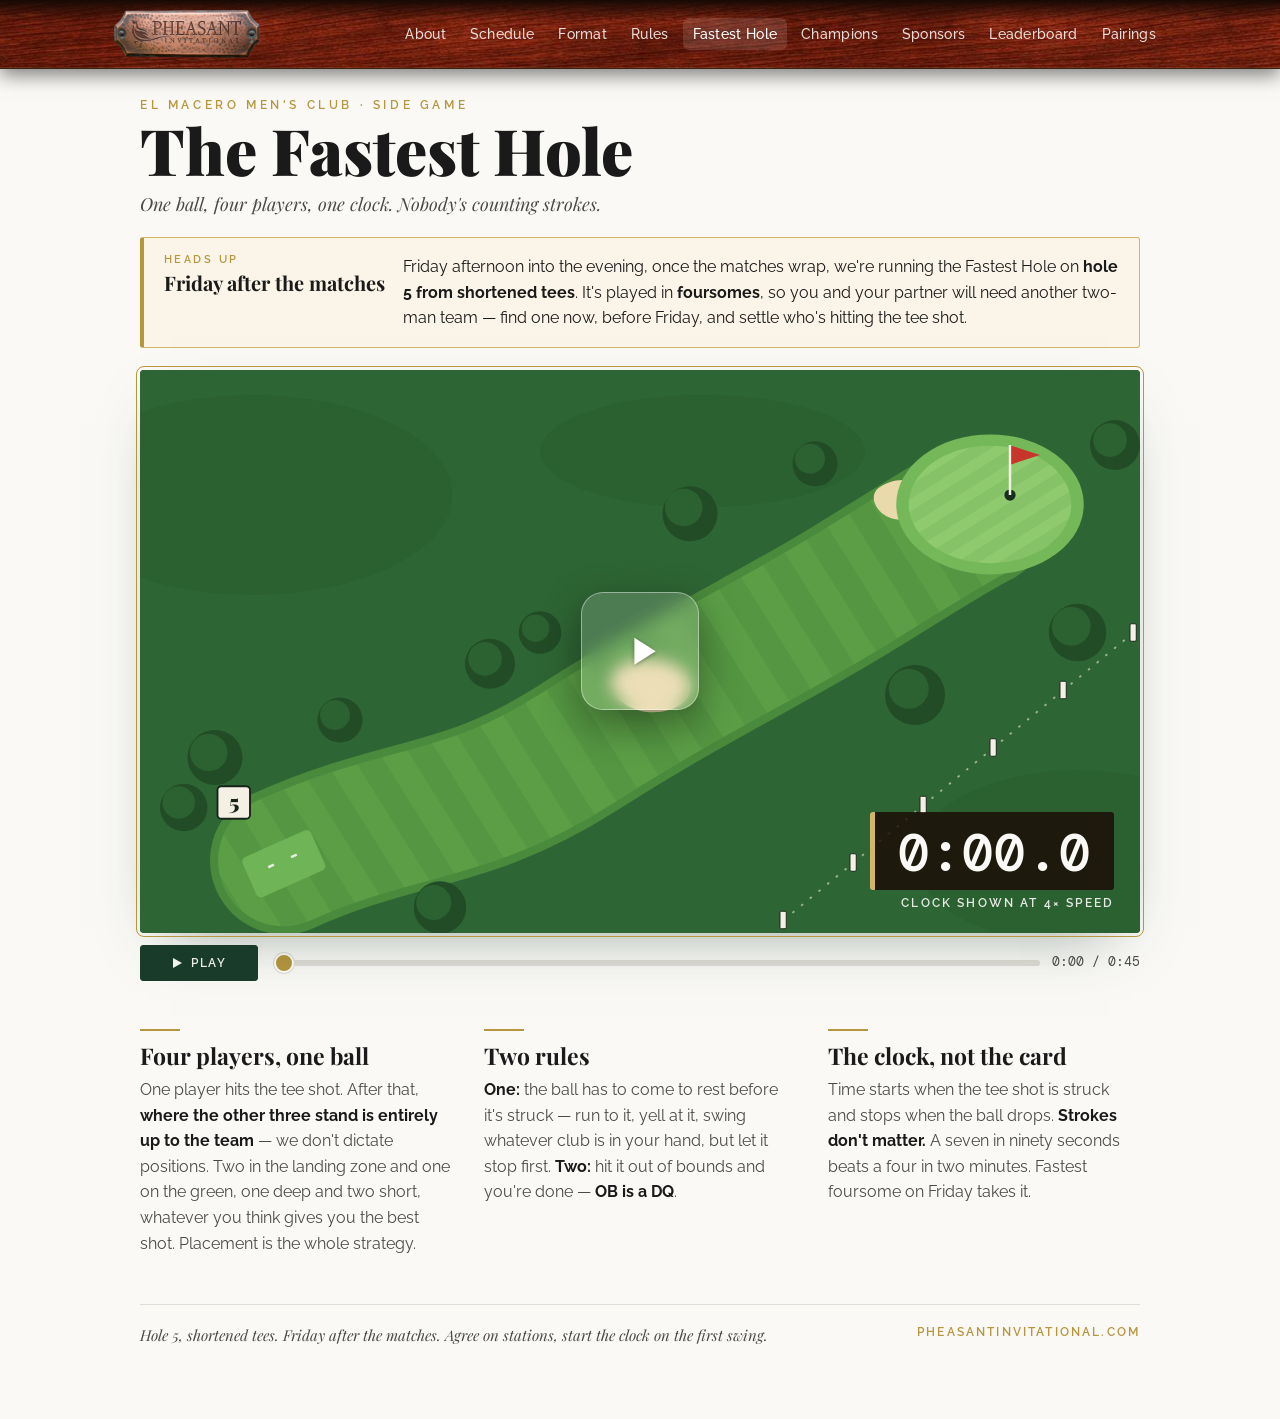
<file: fastest-hole.html>
<!DOCTYPE html>
<html lang="en">
<head>
<meta charset="utf-8">
<meta name="viewport" content="width=device-width, initial-scale=1.0, viewport-fit=cover">
<meta name="theme-color" content="#1a0a05">
<meta name="description" content="The Fastest Hole — a Pheasant Invitational side game on a shortened hole 5, Friday after the matches. Four players, one ball, one clock.">
<meta property="og:title" content="The Fastest Hole · The Pheasant Invitational">
<meta property="og:description" content="Friday after the matches. Four players, one ball, one clock. Nobody's counting strokes.">
<link rel="icon" href="favicon.ico" sizes="32x32">
<title>The Fastest Hole</title>
<link rel="apple-touch-icon" href="apple-touch-icon.png?v=2">
<link rel="manifest" href="manifest.json">
<meta name="apple-mobile-web-app-capable" content="yes">
<meta name="mobile-web-app-capable" content="yes">
<meta name="apple-mobile-web-app-status-bar-style" content="black">
<meta name="apple-mobile-web-app-title" content="Pheasant">
<link rel="preconnect" href="https://fonts.googleapis.com">
<link rel="stylesheet" href="https://fonts.googleapis.com/css2?family=Playfair+Display:ital,wght@0,400;0,700;0,900;1,400&family=Raleway:wght@400;500;600;700&family=DM+Mono:wght@500&display=swap">
<style>
  :root {
    /* Pheasant Invitational palette (pheasantinvitational.com styles.css) */
    --ground: #faf9f6;
    --surface: #ffffff;
    --ink: #1a1a1a;
    --muted: #4a4a4a;
    --line: #e0ddd7;
    --green-dark: #1a3c2a;
    --green-mid: #2d5a3f;
    --green-light: #3a7d5c;
    --green-pale: #e8f0eb;
    --gold: #b8963e;
    --gold-light: #d4b668;
    --gold-pale: #faf5e8;
    --accent: #b8963e;
    --chalk: #faf9f6;
    --amber: #d4b668;
    --plate: #1a3c2a;
    --plate-ink: #faf9f6;
    --shadow: 0 24px 60px -30px rgba(26, 60, 42, .5);
    color-scheme: light dark;
  }
  @media (prefers-color-scheme: dark) {
    :root:not([data-theme="light"]) {
      --ground: #0f2a1a;
      --surface: #143019;
      --ink: #faf9f6;
      --muted: #c9d3cb;
      --line: #2d5a3f;
      --green-pale: #1a3c2a;
      --gold-pale: #1e2f22;
      --plate: #0a1f14;
      --shadow: 0 24px 60px -30px rgba(0, 0, 0, .8);
    }
  }
  :root[data-theme="dark"] {
    --ground: #0f2a1a;
    --surface: #143019;
    --ink: #faf9f6;
    --muted: #c9d3cb;
    --line: #2d5a3f;
    --green-pale: #1a3c2a;
    --gold-pale: #1e2f22;
    --plate: #0a1f14;
    --shadow: 0 24px 60px -30px rgba(0, 0, 0, .8);
  }

  * { box-sizing: border-box; }
  [hidden] { display: none !important; }
  body {
    margin: 0;
    padding-top: calc(68px + env(safe-area-inset-top, 0px));   /* clear the fixed navbar */
    background: var(--ground);
    color: var(--ink);
    font-family: "Raleway", system-ui, -apple-system, "Segoe UI", sans-serif;
    font-size: 17px;
    line-height: 1.6;
    -webkit-font-smoothing: antialiased;
  }
  /* ---------- Site navbar (same design as the rest of pheasantinvitational.com) ---------- */
  .navbar {
    position: fixed; top: 0; left: 0; right: 0; z-index: 100;
    padding-top: env(safe-area-inset-top, 0px);
    background:
      linear-gradient(to bottom, #160904 0, #160904 env(safe-area-inset-top, 0px), rgba(22,9,4,0) calc(env(safe-area-inset-top, 0px) + 22px)),
      url('mahogany-nav.jpg') center/cover no-repeat;
    background-color: #160904;
    border-bottom: 1px solid rgba(140,100,50,0.3);
    box-shadow: 0 6px 18px rgba(0,0,0,0.5), inset 0 -1px 0 rgba(255,220,160,0.08);
    transition: box-shadow 0.3s;
  }
  .navbar::after { content: ''; position: fixed; top: 0; left: 0; right: 0; height: env(safe-area-inset-top, 0px); background: #160904; z-index: 1; pointer-events: none; }
  .navbar.scrolled { box-shadow: 0 8px 28px rgba(0,0,0,0.6), inset 0 -1px 0 rgba(255,220,160,0.08); }
  .nav-container { max-width: 1100px; margin: 0 auto; padding: 0 24px; display: flex; align-items: center; justify-content: space-between; height: 68px; }
  .nav-logo { display: flex; align-items: center; }
  .nav-logo-img { height: 48px; width: auto; display: block; }
  .nav-menu { display: flex; align-items: center; gap: 4px; list-style: none; margin: 0; padding: 0; }
  .nav-menu li { list-style: none; }
  .nav-link { color: rgba(255,255,255,0.85); font-family: "Raleway", sans-serif; font-size: 14px; font-weight: 500; padding: 8px 10px; border-radius: 6px; text-decoration: none; letter-spacing: 0.3px; white-space: nowrap; transition: color 0.2s, background 0.2s; }
  .nav-link:hover { color: #fff; background: rgba(255,255,255,0.08); }
  .nav-cta { background: var(--gold); color: #fff !important; border-radius: 999px; padding: 8px 16px; font-weight: 600; margin-left: 6px; }
  .nav-cta:hover { background: var(--gold-light); }
  .nav-link-active { color: #fff !important; background: rgba(255,255,255,0.12); }
  .nav-toggle { display: none; flex-direction: column; gap: 5px; background: none; border: none; padding: 8px; cursor: pointer; }
  .nav-toggle span { display: block; width: 24px; height: 2px; background: #fff; border-radius: 2px; transition: transform 0.3s, opacity 0.3s; }
  .nav-toggle.active span:nth-child(1) { transform: translateY(7px) rotate(45deg); }
  .nav-toggle.active span:nth-child(2) { opacity: 0; }
  .nav-toggle.active span:nth-child(3) { transform: translateY(-7px) rotate(-45deg); }
  @media (max-width: 768px) {
    .nav-toggle { display: flex; }
    .nav-menu {
      position: fixed; top: calc(68px + env(safe-area-inset-top, 0px)); left: 0; right: 0;
      background: url('mahogany-bg.jpg') center/cover no-repeat;
      flex-direction: column; align-items: stretch; padding: 16px 24px 24px; gap: 4px;
      border-bottom: 1px solid rgba(140,100,50,0.3);
      transform: translateY(calc(-100% - 140px)); visibility: hidden;
      transition: transform 0.35s ease, visibility 0s 0.35s;
    }
    .nav-menu.open { transform: translateY(0); visibility: visible; transition: transform 0.35s ease, visibility 0s 0s; }
    .nav-link { display: block; padding: 12px 16px; font-size: 16px; }
    .nav-cta { text-align: center; margin-left: 0; margin-top: 8px; }
  }

  .wrap { max-width: 1040px; margin: 0 auto; padding: 28px 20px 72px; }

  header { margin-bottom: 18px; }
  .eyebrow {
    font-family: "Raleway", sans-serif;
    font-weight: 600; font-size: 12px; letter-spacing: .3em; text-transform: uppercase;
    color: var(--gold);
  }
  h1 {
    font-family: "Playfair Display", Georgia, "Times New Roman", serif;
    font-weight: 900; font-size: clamp(36px, 6vw, 64px); line-height: 1.02; margin: 2px 0 0;
    text-wrap: balance; color: var(--ink);
  }
  .lede { margin: 8px 0 0; max-width: 60ch; color: var(--muted); font-family: "Playfair Display", Georgia, serif; font-style: italic; font-size: 18px; }
  @media (max-width: 640px) {
    header { grid-template-columns: 1fr; gap: 12px; }
  }

  /* heads-up notice */
  .notice {
    display: grid; grid-template-columns: auto 1fr; gap: 14px 18px; align-items: start;
    background: var(--gold-pale); border: 1px solid var(--gold-light); border-left: 4px solid var(--gold);
    padding: 16px 20px; margin: 18px 0 22px; border-radius: 3px;
  }
  .notice .when {
    font-family: "Playfair Display", Georgia, serif; font-weight: 700; font-size: 20px; line-height: 1.15; color: var(--ink);
    min-width: 9ch;
  }
  .notice .when small { display: block; font-family: "Raleway", sans-serif; font-weight: 600; font-size: 11px; letter-spacing: .22em; text-transform: uppercase; color: var(--gold); margin-bottom: 4px; }
  .notice p { margin: 0; font-size: 16px; color: var(--ink); }
  .notice p strong { font-weight: 700; }
  @media (max-width: 640px) { .notice { grid-template-columns: 1fr; gap: 8px; } }

  /* ---------- stage ---------- */
  .stagewrap { position: relative; container-type: inline-size; }
  .stage {
    position: relative; aspect-ratio: 16 / 9; width: 100%;
    background: #2E6534; border-radius: 4px; overflow: hidden;
    box-shadow: var(--shadow);
    outline: 1px solid var(--gold); outline-offset: 3px;
  }
  .stage svg { position: absolute; inset: 0; width: 100%; height: 100%; display: block; }

  .hud {
    position: absolute; bottom: 3.4%; right: 2.6%; z-index: 6;
    display: flex; flex-direction: column; align-items: flex-end; gap: 4px;
    color: var(--chalk); text-align: right;
    pointer-events: none;
  }
  .clock {
    font-family: "DM Mono", "SFMono-Regular", Menlo, monospace;
    font-weight: 500; font-variant-numeric: tabular-nums;
    font-size: clamp(22px, 5.2cqw, 54px); line-height: 1;
    background: rgba(26, 10, 5, .82); padding: .28em .45em .22em; border-radius: 3px;
    border-left: 5px solid var(--gold-light);
    letter-spacing: .02em;
    transition: border-color .3s;
  }
  .clock.running { border-color: #c8352b; }
  .clock.done { border-color: #8FCB6E; }
  .hud small {
    font-family: "Raleway", sans-serif; font-weight: 600; font-size: clamp(9px, 1.3cqw, 12px);
    letter-spacing: .18em; text-transform: uppercase; opacity: .9;
  }

  .stage { container-type: inline-size; }

  /* title card */
  .card {
    position: absolute; inset: 0; z-index: 10; display: grid; place-items: center; text-align: center;
    background: radial-gradient(ellipse at 50% 60%, rgba(26,60,42,.35), rgba(10,31,20,.88));
    color: var(--chalk); opacity: 0; pointer-events: none; padding: 6%;
  }
  .card .t0 {
    font-family: "Raleway", sans-serif; font-weight: 600; letter-spacing: .32em; text-transform: uppercase;
    font-size: clamp(9px, 1.5cqw, 15px); color: var(--gold-light); margin-bottom: 1.2em;
  }
  .card .t1 {
    font-family: "Playfair Display", Georgia, serif; font-weight: 900;
    font-size: clamp(28px, 8.5cqw, 92px); line-height: 1; letter-spacing: 0;
    text-wrap: balance;
  }
  .card .t2 {
    font-family: "Playfair Display", Georgia, serif; font-style: italic; font-size: clamp(12px, 2.4cqw, 24px);
    margin-top: .7em; opacity: .92;
  }
  .card .rule { width: 12%; height: 2px; background: linear-gradient(90deg, transparent, var(--gold-light), transparent); margin: 1.1em auto 0; }

  /* scoreboard card (final) */
  .board {
    position: absolute; inset: 0; z-index: 10; display: grid; place-items: center;
    background: rgba(10, 31, 20, .82); color: var(--chalk); opacity: 0; pointer-events: none;
  }
  .board .inner {
    display: grid; grid-template-columns: 1fr 1fr; gap: 0 6cqw; align-items: end; text-align: center;
  }
  .board .lbl { font-family: "Raleway", sans-serif; font-weight: 600; letter-spacing: .26em; text-transform: uppercase; font-size: clamp(9px, 1.5cqw, 14px); color: var(--gold-light); }
  .board .val { font-family: "DM Mono", monospace; font-variant-numeric: tabular-nums; line-height: 1; margin-top: .15em; }
  .board .time .val { font-size: clamp(40px, 11cqw, 118px); color: var(--gold-light); }
  .board .stk .val { font-size: clamp(28px, 6cqw, 64px); opacity: .55; text-decoration: line-through; text-decoration-color: #c8352b; text-decoration-thickness: 4px; }
  .board .foot { grid-column: 1 / -1; margin-top: 1.4em; font-family: "Playfair Display", Georgia, serif; font-style: italic; font-size: clamp(12px, 2.4cqw, 24px); }

  /* Captions overlaid inside the frame — a soft scrim across the bottom keeps
     text legible without covering the hole, players, ball, or clock. */
  .captions {
    position: absolute; inset: 0; z-index: 4; pointer-events: none;
  }
  .cap {
    position: absolute; left: 4%; right: 34%; top: 10.5%; bottom: auto;
    font-family: "Playfair Display", Georgia, serif; font-size: clamp(13px, 2.5cqw, 22px); line-height: 1.3;
    color: #faf9f6; opacity: 0; margin: 0; text-shadow: 0 1px 2px rgba(0,0,0,.92), 0 0 10px rgba(0,0,0,.6);
  }
  .cap.sub { font-family: "Raleway", sans-serif; font-weight: 600; text-transform: uppercase; letter-spacing: .1em; font-size: clamp(11px, 2cqw, 15px); color: #e9e2d2; }
  .cap em { font-style: normal; color: var(--gold-light); font-weight: 700; }
  .cap.sub em { color: var(--gold-light); }

  /* Big play button — the animation waits for a tap instead of auto-running,
     so nobody misses the opening. Hidden while it plays. */
  .bigplay {
    position: absolute; left: 50%; top: 50%; transform: translate(-50%, -50%); z-index: 20;
    width: clamp(76px, 15cqw, 118px); aspect-ratio: 1; border-radius: 22px; padding: 0;
    background: rgba(255, 255, 255, 0.15);
    -webkit-backdrop-filter: blur(8px); backdrop-filter: blur(8px);
    border: 1px solid rgba(255, 255, 255, 0.42);
    display: grid; place-items: center; cursor: pointer;
    box-shadow: 0 14px 40px rgba(0,0,0,.4);
    transition: opacity .3s ease, transform .18s ease, background .2s;
  }
  .bigplay svg { position: absolute; inset: 0; margin: auto; width: 40%; height: 40%; fill: #fff; filter: drop-shadow(0 1px 2px rgba(0,0,0,.35)); }
  .bigplay:hover { transform: translate(-50%, -50%) scale(1.06); background: rgba(255, 255, 255, 0.26); }
  .bigplay:focus-visible { outline: 2px solid var(--gold-light); outline-offset: 4px; }
  .stage.playing .bigplay { opacity: 0; pointer-events: none; }

  /* ---------- controls ---------- */
  .controls {
    display: grid; grid-template-columns: auto 1fr auto; gap: 14px; align-items: center;
    margin-top: 12px;
  }
  button {
    font-family: "Raleway", sans-serif; font-weight: 600; letter-spacing: .16em; text-transform: uppercase;
    font-size: 12px; color: var(--ink); background: var(--surface); border: 1px solid var(--line);
    padding: 11px 16px; border-radius: 3px; cursor: pointer; line-height: 1;
    display: inline-flex; align-items: center; gap: 8px;
    -webkit-tap-highlight-color: transparent;
  }
  #playBtn { background: var(--green-dark); color: #faf9f6; border-color: var(--green-dark); min-width: 118px; justify-content: center; }
  #playBtn:hover { background: var(--green-mid); }
  button:hover { border-color: var(--gold); }
  button:focus-visible { outline: 2px solid var(--gold); outline-offset: 2px; }
  button svg { width: 12px; height: 12px; fill: currentColor; }
  .scrub { -webkit-appearance: none; appearance: none; width: 100%; height: 6px; background: var(--line); border-radius: 3px; outline: none; cursor: pointer; }
  .scrub::-webkit-slider-thumb { -webkit-appearance: none; width: 20px; height: 20px; border-radius: 50%; background: var(--gold); border: 2px solid var(--surface); box-shadow: 0 0 0 1px var(--line); }
  .scrub::-moz-range-thumb { width: 20px; height: 20px; border-radius: 50%; background: var(--gold); border: 2px solid var(--surface); }
  .scrub:focus-visible { outline: 2px solid var(--gold); outline-offset: 4px; }
  .tc { font-family: "DM Mono", monospace; font-variant-numeric: tabular-nums; font-size: 13px; color: var(--muted); }

  @media (max-width: 480px) {
    .controls { grid-template-columns: auto 1fr; }
    .tc { grid-column: 2; justify-self: end; margin-top: -6px; }
  }

  /* ---------- house rules ---------- */
  .rules { margin-top: 48px; display: grid; grid-template-columns: repeat(3, 1fr); gap: 32px; }
  .rules h2 {
    font-family: "Playfair Display", Georgia, serif; font-weight: 700;
    font-size: 23px; margin: 0 0 8px; line-height: 1.15; text-wrap: balance;
  }
  .rules h2::before { content: ""; display: block; width: 40px; height: 2px; background: var(--gold); margin-bottom: 12px; }
  .rules p { margin: 0; color: var(--muted); font-size: 16px; }
  .rules strong { color: var(--ink); font-weight: 700; }
  @media (max-width: 720px) { .rules { grid-template-columns: 1fr; gap: 26px; } }

  footer { margin-top: 48px; padding-top: 18px; border-top: 1px solid var(--line); color: var(--muted); font-size: 15px; font-family: "Playfair Display", Georgia, serif; font-style: italic; display: flex; justify-content: space-between; gap: 16px; flex-wrap: wrap; }
  footer a { color: var(--gold); text-decoration: none; font-family: "Raleway", sans-serif; font-style: normal; font-weight: 600; font-size: 12px; letter-spacing: .18em; text-transform: uppercase; }
  footer a:hover { text-decoration: underline; }

  /* phones: bigger marks in the SVG, clock up top, captions full width */
  @media (max-width: 600px) {
    /* phones: clock to the top-left, and the narration BELOW the window
       (the video is too small to overlay text on) */
    .hud { top: 3.2%; bottom: auto; right: auto; left: 2.6%; transform: none; align-items: flex-start; text-align: left; }
    .hud small { display: none; }
    .clock { font-size: 24px; }
    .captions {
      position: relative; inset: auto; z-index: auto; pointer-events: auto;
      min-height: 6.8em; margin-top: 14px; padding-left: 16px;
      border-left: 4px solid var(--gold); background: none;
    }
    .cap {
      left: 16px; right: 4px; top: 0; bottom: auto;
      color: var(--ink); text-shadow: none;
      font-size: clamp(15px, 4.2vw, 19px);
    }
    .cap.sub { color: var(--muted); font-size: clamp(13px, 3.6vw, 15px); }
    .cap em { color: var(--gold); }
    #players text { font-size: 34px; letter-spacing: 2px; }
    #players .fig > circle:first-of-type { r: 28; }
    #players .fig > circle:last-of-type { r: 12; }
    #players .sh { rx: 30; ry: 12; }
    #ball circle { r: 15; }
    #ballShadow ellipse { rx: 15; ry: 8; }
    #pill rect { x: -120; y: -36; width: 240; height: 72; rx: 36; }
    #pill text { font-size: 40px; }
    #obLabel { font-size: 46px; }
    .board .inner { gap: 0 6cqw; }
  }

  @media (prefers-reduced-motion: reduce) {
    .clock { transition: none; }
  }
</style>
<style>[hidden] { display: none !important; }</style>
</head>
<body>
<nav id="navbar" class="navbar">
  <div class="nav-container">
    <a href="index.html" class="nav-logo"><img src="copper-logo-nav.png" alt="The Pheasant Invitational" class="nav-logo-img"></a>
    <button class="nav-toggle" id="navToggle" aria-label="Toggle navigation"><span></span><span></span><span></span></button>
    <ul class="nav-menu" id="navMenu">
      <li><a href="index.html#about" class="nav-link">About</a></li>
      <li><a href="schedule.html" class="nav-link">Schedule</a></li>
      <li><a href="index.html#format" class="nav-link">Format</a></li>
      <li><a href="index.html#rules" class="nav-link">Rules</a></li>
      <li><a href="fastest-hole.html" class="nav-link nav-link-active">Fastest Hole</a></li>
      <li><a href="index.html#champions" class="nav-link">Champions</a></li>
      <li><a href="sponsors.html" class="nav-link">Sponsors</a></li>
      <li><a href="leaderboard.html" class="nav-link">Leaderboard</a></li>
      <li><a href="pairings.html" class="nav-link">Pairings</a></li>
    </ul>
  </div>
</nav>
<div class="wrap">
  <header>
    <div class="eyebrow">El Macero Men's Club · Side game</div>
    <h1>The Fastest Hole</h1>
    <p class="lede">One ball, four players, one clock. Nobody's counting strokes.</p>
  </header>

  <div class="notice">
    <div class="when"><small>Heads up</small>Friday after the matches</div>
    <p>Friday afternoon into the evening, once the matches wrap, we're running the Fastest Hole on <strong>hole 5 from shortened tees</strong>. It's played in <strong>foursomes</strong>, so you and your partner will need another two-man team — find one now, before Friday, and settle who's hitting the tee shot.</p>
  </div>

  <div class="stagewrap">
  <div class="stage" id="stage" aria-label="Animated explainer of the fastest-hole format">
    <svg viewBox="0 0 1600 900" xmlns="http://www.w3.org/2000/svg" aria-hidden="true">
      <defs>
        <pattern id="mow" width="80" height="80" patternUnits="userSpaceOnUse" patternTransform="rotate(-32)">
          <rect width="40" height="80" fill="#5B9E46"/>
          <rect x="40" width="40" height="80" fill="#549642"/>
        </pattern>
        <pattern id="mowG" width="36" height="36" patternUnits="userSpaceOnUse" patternTransform="rotate(58)">
          <rect width="18" height="36" fill="#8FCB6E"/>
          <rect x="18" width="18" height="36" fill="#86C267"/>
        </pattern>
        <radialGradient id="spot" cx="50%" cy="50%" r="50%">
          <stop offset="70%" stop-color="#000"/>
          <stop offset="100%" stop-color="#fff"/>
        </radialGradient>
        <mask id="spotMask">
          <rect width="1600" height="900" fill="#fff"/>
          <circle id="spotHole" cx="700" cy="600" r="230" fill="url(#spot)"/>
        </mask>
        <filter id="soft" x="-20%" y="-20%" width="140%" height="140%">
          <feGaussianBlur stdDeviation="3"/>
        </filter>
      </defs>

      <!-- rough -->
      <rect width="1600" height="900" fill="#2E6534"/>
      <g fill="#2A5E30" opacity=".6">
        <ellipse cx="180" cy="200" rx="320" ry="160"/>
        <ellipse cx="1500" cy="780" rx="260" ry="140"/>
        <ellipse cx="900" cy="130" rx="260" ry="90"/>
      </g>

      <!-- out of bounds: white stakes along the right side -->
      <g id="ob">
        <line x1="1030" y1="880" x2="1590" y2="420" stroke="#F4F0E4" stroke-width="3" stroke-dasharray="4 14" opacity=".55"/>
        <g fill="#F4F0E4" stroke="#16241A" stroke-width="1.5">
          <rect x="1024" y="866" width="10" height="28" rx="2"/>
          <rect x="1136" y="774" width="10" height="28" rx="2"/>
          <rect x="1248" y="682" width="10" height="28" rx="2"/>
          <rect x="1360" y="590" width="10" height="28" rx="2"/>
          <rect x="1472" y="498" width="10" height="28" rx="2"/>
          <rect x="1584" y="406" width="10" height="28" rx="2"/>
        </g>
        <text id="obLabel" x="1400" y="760" font-family="Raleway, sans-serif" font-weight="700" font-size="34" letter-spacing="6" fill="#F4F0E4" text-anchor="middle" opacity="0" transform="rotate(-39 1400 760)">OUT OF BOUNDS</text>
      </g>

      <!-- fairway -->
      <path id="fairway" d="M230 785 C420 700 520 720 700 605 S1010 430 1140 350 S1300 250 1340 230" fill="none" stroke="#4A8A3C" stroke-width="236" stroke-linecap="round"/>
      <path d="M230 785 C420 700 520 720 700 605 S1010 430 1140 350 S1300 250 1340 230" fill="none" stroke="url(#mow)" stroke-width="210" stroke-linecap="round"/>

      <!-- bunkers -->
      <path d="M760 480 C800 450 870 460 880 500 C888 535 840 555 800 545 C765 536 740 505 760 480Z" fill="#E9D9AB"/>
      <path d="M1180 190 C1210 165 1260 175 1265 205 C1268 230 1230 245 1205 238 C1180 232 1165 205 1180 190Z" fill="#E9D9AB"/>

      <!-- green -->
      <ellipse cx="1360" cy="215" rx="150" ry="112" fill="#74B85A"/>
      <ellipse cx="1360" cy="215" rx="130" ry="94" fill="url(#mowG)"/>

      <!-- tee box -->
      <rect x="170" y="755" width="120" height="70" rx="8" fill="#6FB456" transform="rotate(-24 230 790)"/>
      <rect x="205" y="783" width="10" height="4" fill="#fff" opacity=".8" transform="rotate(-24 230 790)"/>
      <rect x="245" y="783" width="10" height="4" fill="#fff" opacity=".8" transform="rotate(-24 230 790)"/>
      <g transform="translate(150 692)">
        <rect x="-26" y="-26" width="52" height="52" rx="6" fill="#F4F0E4" stroke="#16241A" stroke-width="3"/>
        <text y="12" font-family="Playfair Display, Georgia, serif" font-weight="900" font-size="34" fill="#16241A" text-anchor="middle">5</text>
      </g>

      <!-- trees -->
      <g id="trees">
        <circle cx="120" cy="620" r="44" fill="#214C26"/><circle cx="110" cy="612" r="30" fill="#2C6132"/>
        <circle cx="70" cy="700" r="38" fill="#214C26"/><circle cx="62" cy="692" r="26" fill="#2C6132"/>
        <circle cx="480" cy="860" r="42" fill="#214C26"/><circle cx="470" cy="852" r="28" fill="#2C6132"/>
        <circle cx="560" cy="470" r="40" fill="#214C26"/><circle cx="552" cy="462" r="27" fill="#2C6132"/>
        <circle cx="640" cy="420" r="34" fill="#214C26"/><circle cx="633" cy="413" r="22" fill="#2C6132"/>
        <circle cx="1240" cy="520" r="48" fill="#214C26"/><circle cx="1230" cy="510" r="32" fill="#2C6132"/>
        <circle cx="1500" cy="420" r="46" fill="#214C26"/><circle cx="1490" cy="410" r="31" fill="#2C6132"/>
        <circle cx="1560" cy="120" r="40" fill="#214C26"/><circle cx="1552" cy="112" r="27" fill="#2C6132"/>
        <circle cx="880" cy="230" r="44" fill="#214C26"/><circle cx="870" cy="220" r="30" fill="#2C6132"/>
        <circle cx="1080" cy="150" r="36" fill="#214C26"/><circle cx="1072" cy="142" r="24" fill="#2C6132"/>
        <circle cx="320" cy="560" r="36" fill="#214C26"/><circle cx="312" cy="552" r="24" fill="#2C6132"/>
      </g>

      <!-- hole + flag -->
      <circle cx="1392" cy="200" r="9" fill="#1A2E1C"/>
      <g id="flag">
        <line x1="1392" y1="200" x2="1392" y2="120" stroke="#F4F0E4" stroke-width="4"/>
        <path d="M1394 121 L1440 136 L1394 151 Z" fill="#C8352B"/>
      </g>

      <!-- station labels + players -->
      <g id="players" font-family="Raleway, sans-serif" font-weight="700" text-anchor="middle">
        <g class="pl" id="p1"><g class="fig" opacity="0">
          <ellipse class="sh" cx="0" cy="8" rx="20" ry="8" fill="#000" opacity=".28"/>
          <circle r="19" fill="#E9EFF5" stroke="#16241A" stroke-width="3"/>
          <circle r="8" fill="#C79A6B"/>
          <text y="-30" font-size="20" letter-spacing="1.5" fill="#F4F0E4" stroke="#16241A" stroke-width="4" paint-order="stroke">TEE</text>
        </g></g>
        <g class="pl" id="p2"><g class="fig" opacity="0">
          <ellipse class="sh" cx="0" cy="8" rx="20" ry="8" fill="#000" opacity=".28"/>
          <circle r="19" fill="#F2B53F" stroke="#16241A" stroke-width="3"/>
          <circle r="8" fill="#6B4A2B"/>
          <text y="-30" font-size="20" letter-spacing="1.5" fill="#F4F0E4" stroke="#16241A" stroke-width="4" paint-order="stroke">STATION 2</text>
        </g></g>
        <g class="pl" id="p3"><g class="fig" opacity="0">
          <ellipse class="sh" cx="0" cy="8" rx="20" ry="8" fill="#000" opacity=".28"/>
          <circle r="19" fill="#C8352B" stroke="#16241A" stroke-width="3"/>
          <circle r="8" fill="#E2B48C"/>
          <text y="-30" font-size="20" letter-spacing="1.5" fill="#F4F0E4" stroke="#16241A" stroke-width="4" paint-order="stroke">STATION 3</text>
        </g></g>
        <g class="pl" id="p4"><g class="fig" opacity="0">
          <ellipse class="sh" cx="0" cy="8" rx="20" ry="8" fill="#000" opacity=".28"/>
          <circle r="19" fill="#2E6F9E" stroke="#16241A" stroke-width="3"/>
          <circle r="8" fill="#8C5A3C"/>
          <text y="-30" font-size="20" letter-spacing="1.5" fill="#F4F0E4" stroke="#16241A" stroke-width="4" paint-order="stroke">GREEN</text>
        </g></g>
      </g>

      <!-- ball -->
      <g id="ballShadow" opacity="0"><ellipse rx="9" ry="5" fill="#000" opacity=".35" filter="url(#soft)"/></g>
      <g id="ball" opacity="0"><circle r="9" fill="#FFFFFF" stroke="#8A8A80" stroke-width="1.5"/></g>

      <!-- spotlight overlay for the rule scene -->
      <rect id="dim" width="1600" height="900" fill="#0A160C" opacity="0" mask="url(#spotMask)"/>

      <!-- status pill -->
      <g id="pill" opacity="0" font-family="Raleway, sans-serif" font-weight="700" text-anchor="middle">
        <rect x="-92" y="-26" width="184" height="52" rx="26" fill="#C8352B"/>
        <text id="pillText" y="10" font-size="28" fill="#F4F0E4" letter-spacing="3">WAIT</text>
      </g>
    </svg>

    <div class="hud">
      <div class="clock" id="clock">0:00.0</div>
      <small id="clockNote">Clock shown at 4× speed</small>
    </div>


    <div class="card" id="title">
      <div>
        <div class="t0">The Pheasant Invitational presents</div>
        <div class="t1">The Fastest Hole</div>
        <div class="t2">Hole 5, shortened. Four players. One clock.</div>
        <div class="rule"></div>
      </div>
    </div>

    <div class="board" id="board">
      <div class="inner">
        <div class="time"><div class="lbl">Time to hole out</div><div class="val" id="finalTime">0:00.0</div></div>
        <div class="stk"><div class="lbl">Strokes</div><div class="val">4</div></div>
        <div class="foot">Nobody's counting strokes. Only the clock. Now beat it.</div>
      </div>
    </div>

    <button class="bigplay" id="bigPlay" aria-label="Play the animation">
      <svg viewBox="0 0 24 24" aria-hidden="true"><path d="M9 5 L20 12 L9 19 Z"/></svg>
    </button>
  </div>

  <div class="captions" aria-live="polite">
    <div class="cap" id="c1">Four players, <em>one ball</em>. One of you hits the tee shot — after that, where the other three stand is <em>up to you</em>. Two in the landing zone and one on the green? Your call.</div>
    <div class="cap" id="c2"><em>Two rules.</em> One: the ball has to <em>stop</em> before anyone hits it. Run to it, yell at it — just let it stop.</div>
    <div class="cap" id="c2b">Two: hit it <em>out of bounds</em> and you're done. OB is a DQ.</div>
    <div class="cap" id="c3">Clock starts at the tee shot. Get it in the hole. <em>Fast.</em></div>
    <div class="cap sub" id="s1">Station 2 sprints to it — and hits</div>
    <div class="cap sub" id="s2">Ball's still rolling — wait for it…</div>
    <div class="cap sub" id="s3">Station 3, greenside — chip or putt, whatever it leaves</div>
    <div class="cap sub" id="s4">Flag out · putt · drop</div>
  </div>
  </div>

  <div class="controls">
    <button id="playBtn" aria-label="Play or pause">
      <svg id="iconPlay" viewBox="0 0 12 12"><path d="M2 1l9 5-9 5z"/></svg>
      <svg id="iconPause" viewBox="0 0 12 12" hidden><path d="M2 1h3v10H2zM7 1h3v10H7z"/></svg>
      <span id="playLabel">Pause</span>
    </button>
    <input class="scrub" id="scrub" type="range" min="0" max="1000" value="0" aria-label="Scrub the animation">
    <div class="tc"><span id="tcNow">0:00</span> / <span id="tcEnd">0:45</span></div>
  </div>


  <section class="rules">
    <div>
      <h2>Four players, one ball</h2>
      <p>One player hits the tee shot. After that, <strong>where the other three stand is entirely up to the team</strong> — we don't dictate positions. Two in the landing zone and one on the green, one deep and two short, whatever you think gives you the best shot. Placement is the whole strategy.</p>
    </div>
    <div>
      <h2>Two rules</h2>
      <p><strong>One:</strong> the ball has to come to rest before it's struck — run to it, yell at it, swing whatever club is in your hand, but let it stop first. <strong>Two:</strong> hit it out of bounds and you're done — <strong>OB is a DQ</strong>.</p>
    </div>
    <div>
      <h2>The clock, not the card</h2>
      <p>Time starts when the tee shot is struck and stops when the ball drops. <strong>Strokes don't matter.</strong> A seven in ninety seconds beats a four in two minutes. Fastest foursome on Friday takes it.</p>
    </div>
  </section>

  <footer><span>Hole 5, shortened tees. Friday after the matches. Agree on stations, start the clock on the first swing.</span><a href="https://www.pheasantinvitational.com">pheasantinvitational.com</a></footer>
</div>

<script src="https://cdnjs.cloudflare.com/ajax/libs/gsap/3.12.5/gsap.min.js"></script>
<script>
(function () {
  const $ = (s) => document.querySelector(s);
  const reduce = window.matchMedia('(prefers-reduced-motion: reduce)').matches;

  // ---------- scene state (rendered every frame) ----------
  const ball = { x: 230, y: 785, lift: 0, alpha: 0 };
  const players = {
    p1: { x: 230, y: 785 },
    p2: { x: 660, y: 630 },
    p3: { x: 1205, y: 320 },
    p4: { x: 1450, y: 250 }
  };
  const pill = { x: 0, y: 0 };
  const els = {
    ball: $('#ball'), shadow: $('#ballShadow'), pill: $('#pill'), pillText: $('#pillText'),
    pillRect: $('#pill rect'), flag: $('#flag'), spot: $('#spotHole')
  };
  const pEls = { p1: $('#p1'), p2: $('#p2'), p3: $('#p3'), p4: $('#p4') };

  function render() {
    const s = 1 + ball.lift / 160;
    els.ball.setAttribute('transform', `translate(${ball.x} ${ball.y - ball.lift}) scale(${s})`);
    els.ball.setAttribute('opacity', ball.alpha);
    els.shadow.setAttribute('transform', `translate(${ball.x} ${ball.y + 5})`);
    els.shadow.setAttribute('opacity', ball.alpha * Math.max(0.25, 1 - ball.lift / 200));
    for (const k in players) pEls[k].setAttribute('transform', `translate(${players[k].x} ${players[k].y})`);
    els.pill.setAttribute('transform', `translate(${pill.x} ${pill.y - 92})`);
  }
  gsap.ticker.add(render);
  render();

  // ---------- helpers ----------
  const CLOCK_SCALE = 4;
  const fmt = (sec) => {
    const m = Math.floor(sec / 60), s = sec - m * 60;
    return `${m}:${s < 10 ? '0' : ''}${s.toFixed(1)}`;
  };
  const tl = gsap.timeline({ paused: true, defaults: { ease: 'power2.out' } });

  // A shot: ball flies from its current place to (lx,ly), then rolls to (rx,ry).
  function shot(at, lx, ly, rx, ry, flight, height, roll) {
    tl.to(ball, { x: lx, y: ly, duration: flight, ease: 'none' }, at);
    tl.to(ball, { lift: height, duration: flight / 2, ease: 'sine.out' }, at);
    tl.to(ball, { lift: 0, duration: flight / 2, ease: 'sine.in' }, at + flight / 2);
    tl.to(ball, { x: rx, y: ry, duration: roll, ease: 'power3.out' }, at + flight);
    return at + flight + roll;
  }
  function pillAt(at, x, y, waitFor, hitFor) {
    tl.set(pill, { x, y }, at);
    tl.set(els.pillText, { textContent: 'WAIT' }, at);
    tl.set(els.pillRect, { attr: { fill: '#C8352B' } }, at);
    tl.to(els.pill, { opacity: 1, duration: .2 }, at);
    tl.set(els.pillText, { textContent: 'HIT' }, at + waitFor);
    tl.set(els.pillRect, { attr: { fill: '#3E8E3A' } }, at + waitFor);
    tl.to(els.pill, { opacity: 0, duration: .2 }, at + waitFor + hitFor);
  }
  function caption(el, at, until) {
    tl.to(el, { opacity: 1, duration: .35 }, at);
    tl.to(el, { opacity: 0, duration: .3 }, until - .3);
  }
  function run(at, who, x, y, dur) {
    tl.to(players[who], { x, y, duration: dur, ease: 'power1.inOut' }, at);
  }
  function stroke() {}   // strokes counter removed — no-op keeps the run sequence tidy

  // ---------- SCENE 1: title (0–4) ----------
  tl.addLabel('intro', 0);
  tl.set('#title', { opacity: 1 }, 0);
  tl.from('#title .t1', { y: 20, opacity: 0, duration: .8 }, .2);
  tl.from('#title .t2', { y: 12, opacity: 0, duration: .6 }, .7);
  tl.from('#title .rule', { scaleX: 0, duration: .6 }, 1.0);
  tl.to('#title', { opacity: 0, duration: .7 }, 3.3);

  // ---------- SCENE 2: setup (4–10) ----------
  tl.addLabel('setup', 4);
  tl.to(ball, { alpha: 1, duration: .3 }, 4);
  [['#p1', 4.2], ['#p2', 5.0], ['#p3', 5.7], ['#p4', 6.4]].forEach(([id, t]) => {
    tl.fromTo(id + ' .fig', { opacity: 0, scale: 0.4, transformOrigin: '50% 50%' }, { opacity: 1, scale: 1, duration: .5, ease: 'back.out(2)' }, t);
  });
  // stations walk into place from the tee
  tl.from(players.p2, { x: 300, y: 760, duration: 1.6, ease: 'power1.inOut' }, 4.6);
  tl.from(players.p3, { x: 330, y: 750, duration: 2.6, ease: 'power1.inOut' }, 5.1);
  tl.from(players.p4, { x: 360, y: 740, duration: 3.0, ease: 'power1.inOut' }, 5.6);
  caption($('#c1'), 4.2, 10);

  // ---------- SCENE 3: the rule + out of bounds (10–20) ----------
  tl.addLabel('rule', 10);
  tl.set(ball, { alpha: 0 }, 10);
  tl.set(ball, { x: 560, y: 690 }, 10.05);
  tl.to(ball, { alpha: 1, duration: .3 }, 10.1);
  tl.to(els.spot, { attr: { cx: 640, cy: 640, r: 230 }, duration: .01 }, 10);
  tl.to('#dim', { opacity: .6, duration: .6 }, 10);
  tl.to('.hud', { opacity: 0, duration: .4 }, 10);
  caption($('#c2'), 10.2, 15.2);
  tl.to(ball, { x: 640, y: 660, duration: 2.6, ease: 'power3.out' }, 10.6);
  pillAt(10.6, 660, 630, 2.6, 1.4);
  tl.to(els.spot, { attr: { r: 260 }, duration: 2.6, ease: 'power3.out' }, 10.6);
  // OB: spotlight slides to the stakes, a stray ball sails over the line
  tl.to(els.spot, { attr: { cx: 1330, cy: 640, r: 340 }, duration: .8, ease: 'power2.inOut' }, 15.0);
  caption($('#c2b'), 15.4, 19.6);
  tl.set(ball, { x: 900, y: 520, lift: 0 }, 15.6);
  tl.to(ball, { x: 1420, y: 700, duration: 1.5, ease: 'none' }, 15.8);
  tl.to(ball, { lift: 140, duration: .75, ease: 'sine.out' }, 15.8);
  tl.to(ball, { lift: 0, duration: .75, ease: 'sine.in' }, 16.55);
  tl.to(ball, { x: 1460, y: 715, duration: .6, ease: 'power3.out' }, 17.3);
  tl.to('#obLabel', { opacity: 1, duration: .3 }, 17.4);
  tl.to('#obLabel', { opacity: 0, duration: .3 }, 19.3);
  tl.to('#dim', { opacity: 0, duration: .5 }, 19.3);
  tl.to(ball, { alpha: 0, duration: .3 }, 19.3);

  // ---------- SCENE 4: run the hole (20–39) ----------
  const R = 20;
  tl.addLabel('run', R);
  tl.set(ball, { x: 230, y: 785, lift: 0 }, R);
  tl.to(ball, { alpha: 1, duration: .3 }, R + .1);
  tl.to('.hud', { opacity: 1, duration: .4 }, R + .1);
  caption($('#c3'), R + .2, R + 3.2);

  const T_START = R + 1.0;
  tl.addLabel('clockStart', T_START);
  stroke(T_START, 1);
  // tee shot
  let t = shot(T_START, 560, 690, 615, 665, 1.6, 150, 1.4);          // ends R+4.0
  run(T_START + .4, 'p2', 605, 640, 1.8);
  pillAt(T_START + 1.6, 605, 640, 1.4, .5);
  caption($('#s2'), R + 3.3, R + 4.8);
  caption($('#s1'), R + 4.9, R + 7.4);
  // station 2 hits
  stroke(t + .5, 2);
  t = shot(t + .5, 1130, 380, 1175, 350, 1.7, 170, 1.5);             // R+4.5 → R+7.7  (short of the green)
  run(R + 5.4, 'p3', 1170, 322, 1.2);
  pillAt(R + 6.2, 1170, 322, 1.5, .5);
  caption($('#s3'), R + 7.6, R + 10.8);
  // station 3 hits to the green
  stroke(t + .5, 3);
  t = shot(t + .5, 1330, 250, 1358, 228, 1.0, 55, 1.6);              // R+8.2 → R+10.8  (a chip, low and running)
  run(R + 8.6, 'p4', 1322, 258, 1.2);
  pillAt(R + 9.4, 1322, 258, 1.4, .5);
  // flag out
  tl.to(els.flag, { x: 70, y: -20, rotation: 78, svgOrigin: '1392 200', duration: .6, ease: 'power2.inOut' }, R + 10.8);
  caption($('#s4'), R + 11.4, R + 14.6);
  // putt
  stroke(R + 11.9, 4);
  tl.to(ball, { x: 1392, y: 200, duration: 1.7, ease: 'power2.out' }, R + 11.9);
  tl.to(ball, { alpha: 0, duration: .2 }, R + 13.5);
  tl.to(els.ball.firstElementChild, { attr: { r: 3 }, duration: .25 }, R + 13.45);
  tl.set(els.ball.firstElementChild, { attr: { r: 9 } }, R + 13.9);
  const T_END = R + 13.6;
  tl.addLabel('clockStop', T_END);
  ['#p4', '#p3', '#p2', '#p1'].forEach((id, i) => {
    tl.to(id + ' .fig', { y: -14, duration: .18, yoyo: true, repeat: 3, ease: 'sine.inOut' }, R + 13.8 + i * .12);
  });
  tl.to(els.flag, { x: 0, y: 0, rotation: 0, duration: .8, ease: 'power2.inOut' }, R + 15.5);

  // ---------- SCENE 5: scoreboard (39–45) ----------
  const S = 39;
  tl.addLabel('score', S);
  tl.to('#board', { opacity: 1, duration: .6 }, S);
  tl.to('.hud', { opacity: 0, duration: .4 }, S);
  tl.from('#board .time', { y: 16, opacity: 0, duration: .6 }, S + .2);
  tl.from('#board .stk', { y: 16, opacity: 0, duration: .6 }, S + .6);
  tl.from('#board .foot', { y: 10, opacity: 0, duration: .6 }, S + 1.4);
  tl.to({}, { duration: 5 }, S + 1);   // hold
  const TOTAL = tl.duration();
  const FINAL = fmt((T_END - T_START) * CLOCK_SCALE);
  $('#finalTime').textContent = FINAL;

  // ---------- clock + HUD driven off timeline time ----------
  const clock = $('#clock'), scrub = $('#scrub'), tcNow = $('#tcNow');
  $('#tcEnd').textContent = `0:${String(Math.round(TOTAL)).padStart(2, '0')}`;
  let scrubbing = false;

  function hud() {
    const now = tl.time();
    const el = Math.max(0, Math.min(now, T_END) - T_START) * CLOCK_SCALE;
    clock.textContent = fmt(el);
    clock.classList.toggle('running', now >= T_START && now < T_END);
    clock.classList.toggle('done', now >= T_END);
    if (!scrubbing) scrub.value = Math.round(tl.progress() * 1000);
    tcNow.textContent = `0:${String(Math.floor(now)).padStart(2, '0')}`;
  }
  tl.eventCallback('onUpdate', hud);
  tl.eventCallback('onComplete', () => setPlaying(false, true));

  // ---------- controls ----------
  const playBtn = $('#playBtn'), iconPlay = $('#iconPlay'), iconPause = $('#iconPause'), playLabel = $('#playLabel');
  const stage = $('#stage');
  let ended = false;
  function setPlaying(on, atEnd) {
    ended = !!atEnd;
    iconPlay.hidden = on; iconPause.hidden = !on;
    playLabel.textContent = on ? 'Pause' : (ended ? 'Replay' : 'Play');
    playBtn.setAttribute('aria-label', playLabel.textContent);
    stage.classList.toggle('playing', on);   // hide the big play button while it runs
  }
  playBtn.addEventListener('click', () => {
    if (tl.isActive() && !tl.paused()) { tl.pause(); setPlaying(false); return; }
    if (ended || tl.progress() >= 1) tl.restart();
    else tl.play();
    setPlaying(true);
  });
  scrub.addEventListener('input', () => {
    scrubbing = true;
    tl.progress(scrub.value / 1000).pause();
    hud();
    setPlaying(false);
  });
  scrub.addEventListener('change', () => { scrubbing = false; });
  stage.addEventListener('click', () => playBtn.click());
  $('#bigPlay').addEventListener('click', (e) => { e.stopPropagation(); playBtn.click(); });
  document.addEventListener('keydown', (e) => {
    if (e.code === 'Space' && e.target === document.body) { e.preventDefault(); playBtn.click(); }
  });

  // Start paused on the title card so nobody misses the opening — the viewer
  // taps the big play button (or the controls) to begin.
  tl.progress(0);
  hud();
  setPlaying(false);
})();
</script>
<script>
  /* Navbar: mobile hamburger toggle + scrolled state (mirrors the site's app.js) */
  (function () {
    var t = document.getElementById('navToggle'), m = document.getElementById('navMenu'), n = document.getElementById('navbar');
    if (t && m) {
      t.addEventListener('click', function () { t.classList.toggle('active'); m.classList.toggle('open'); });
      m.querySelectorAll('.nav-link').forEach(function (l) {
        l.addEventListener('click', function () { t.classList.remove('active'); m.classList.remove('open'); });
      });
    }
    if (n) window.addEventListener('scroll', function () { n.classList.toggle('scrolled', window.scrollY > 40); }, { passive: true });
  })();
</script>
</body>
</html>
</file>
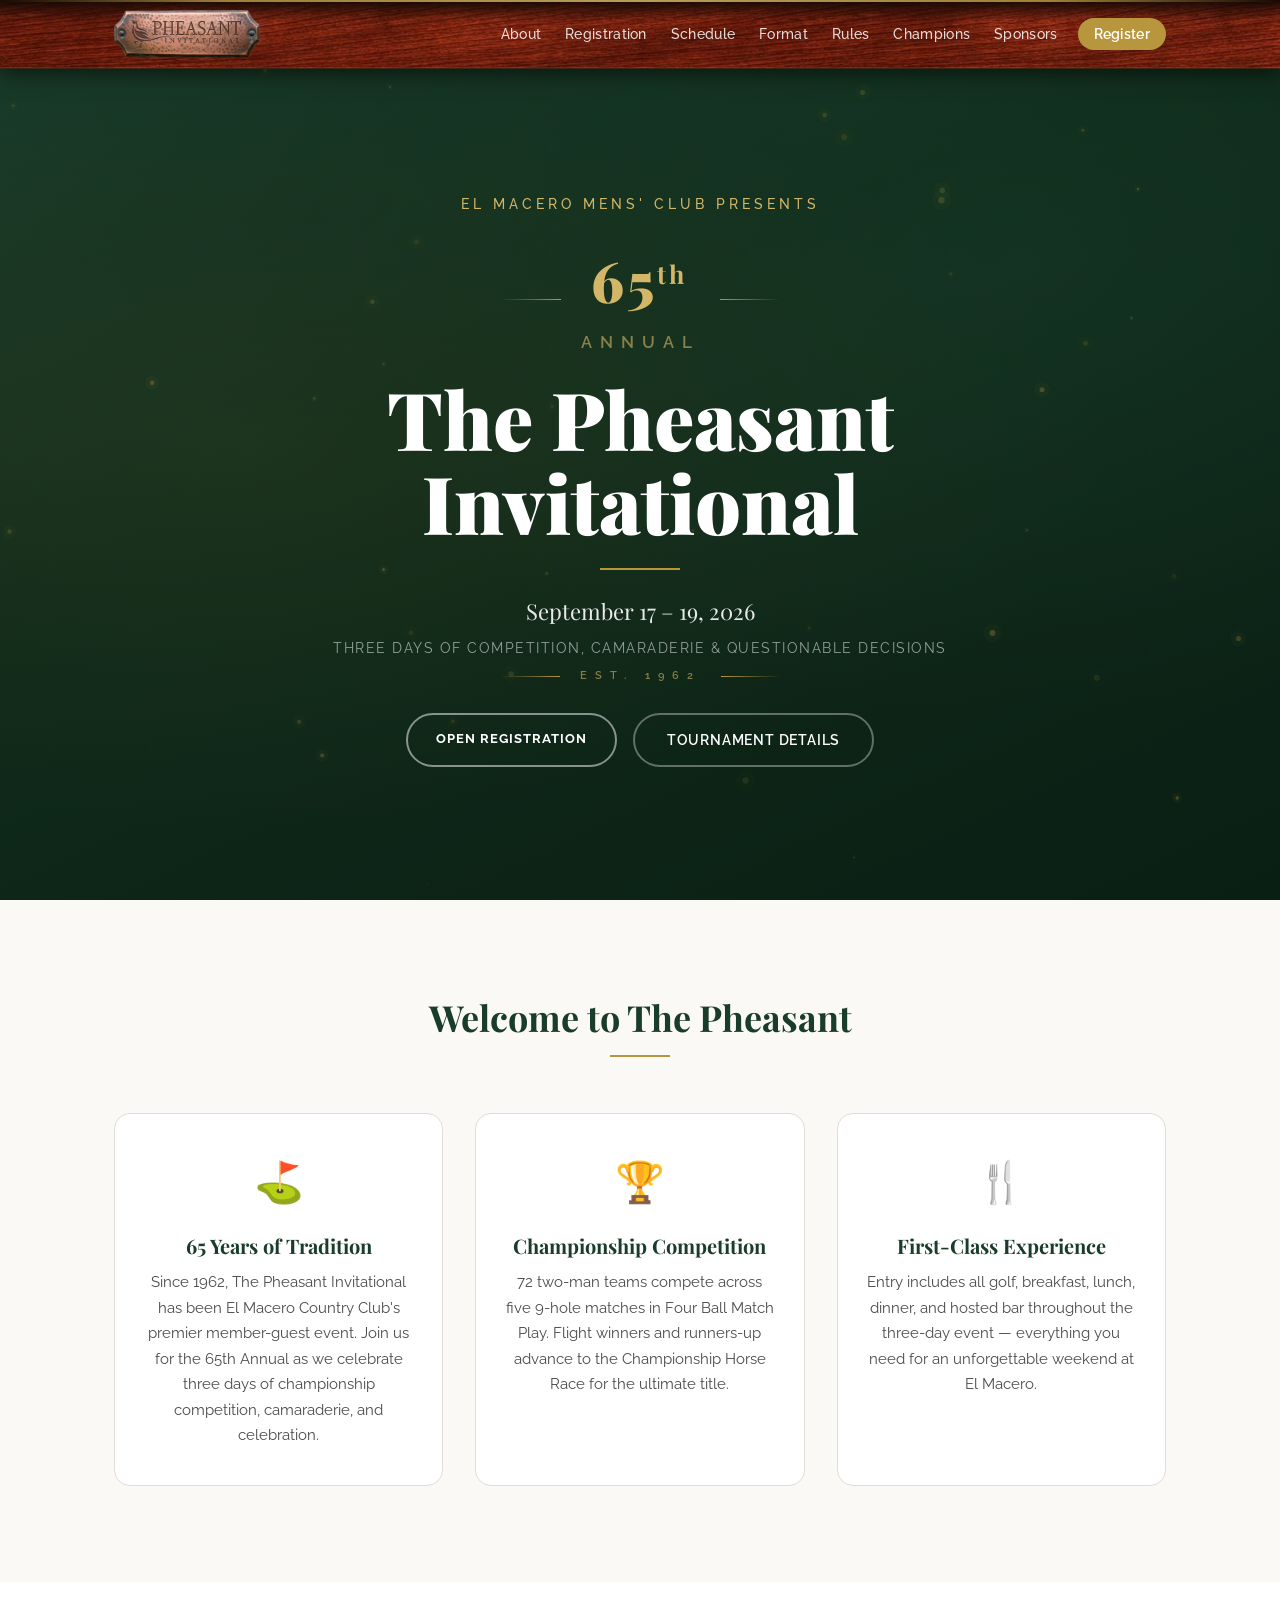
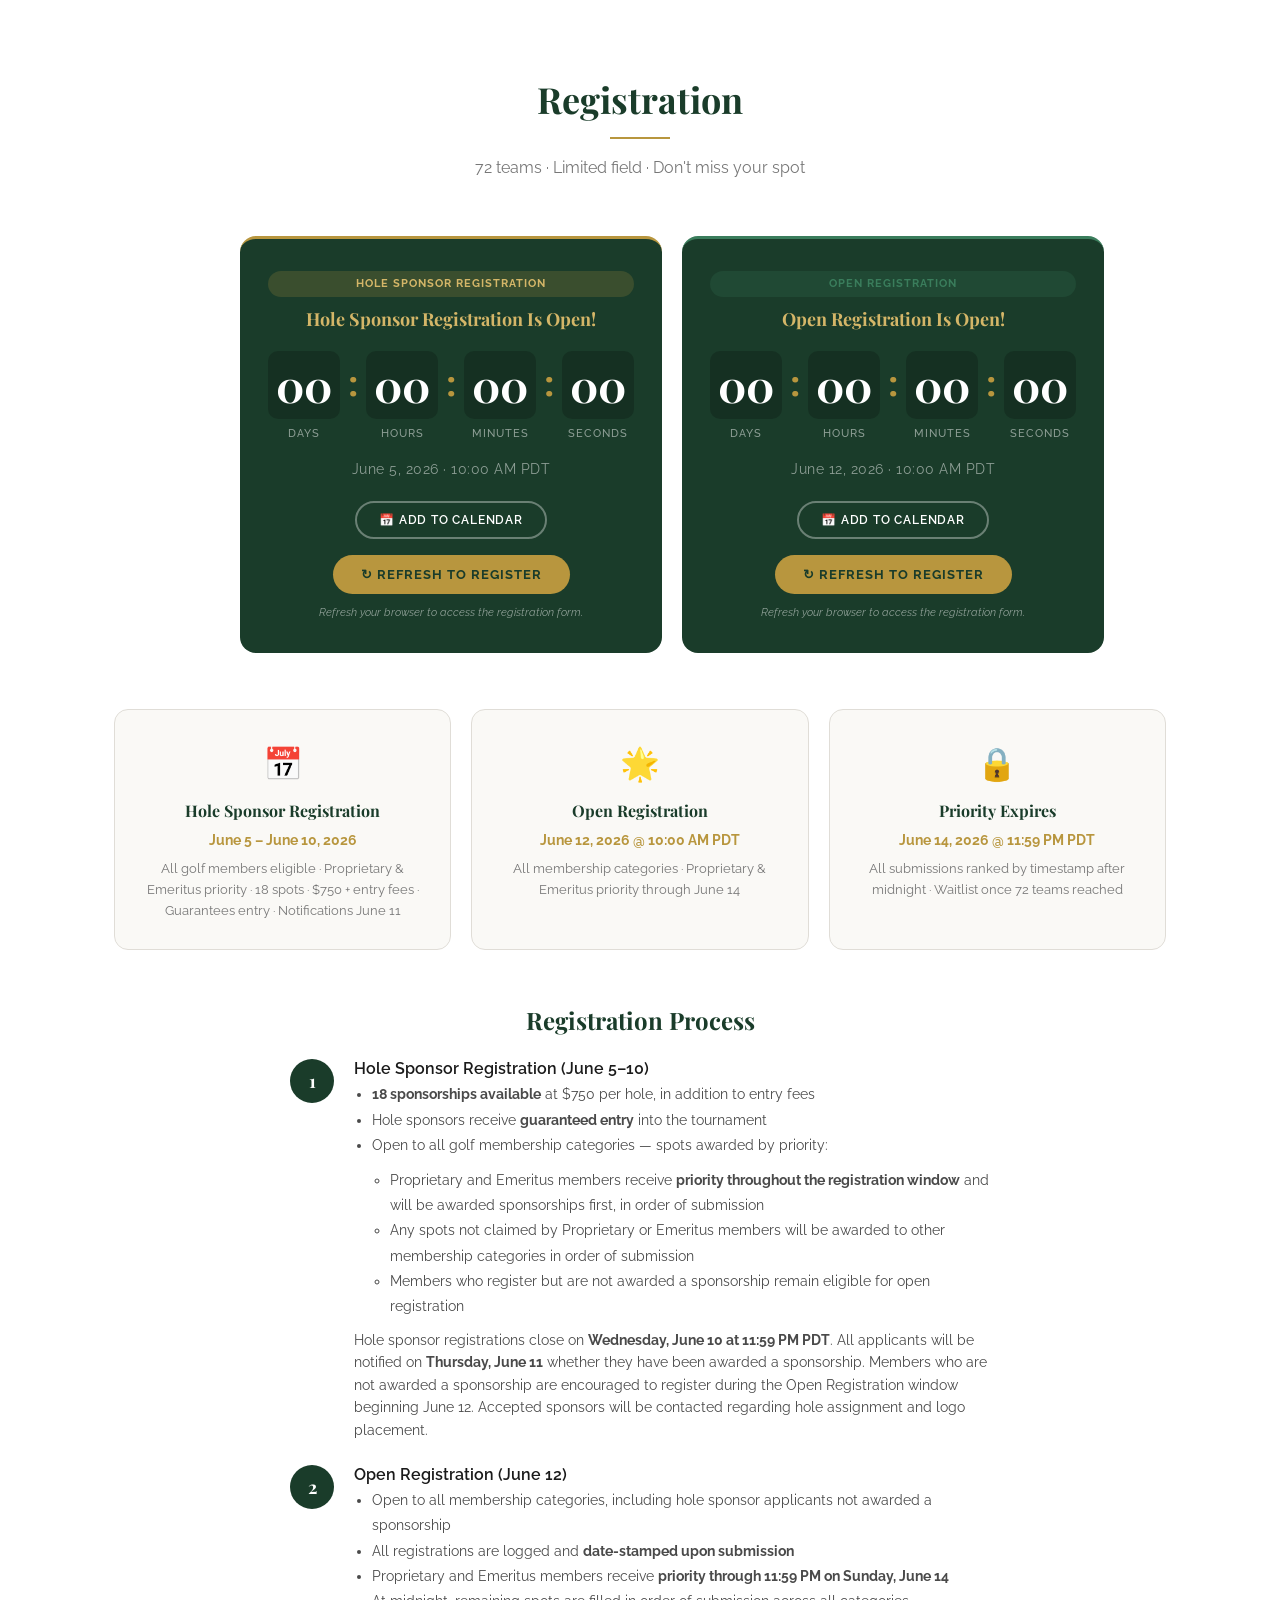
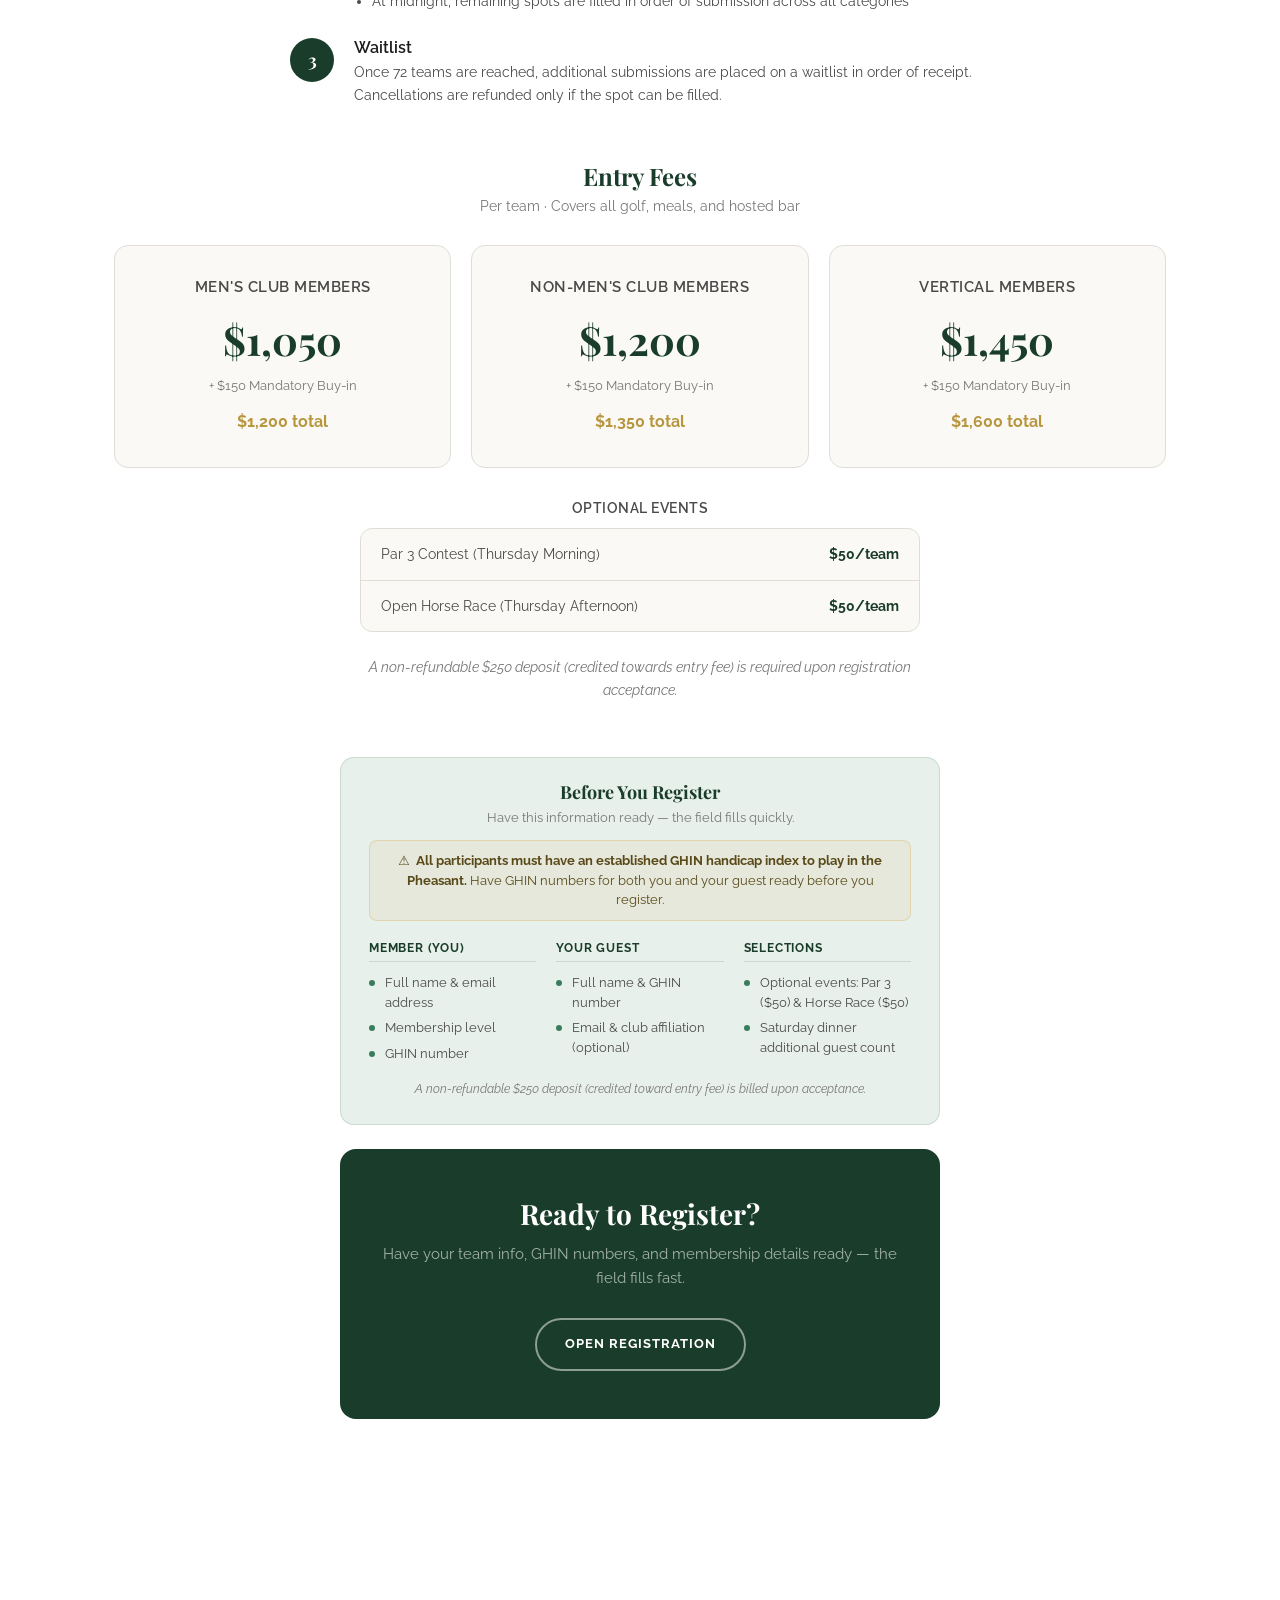
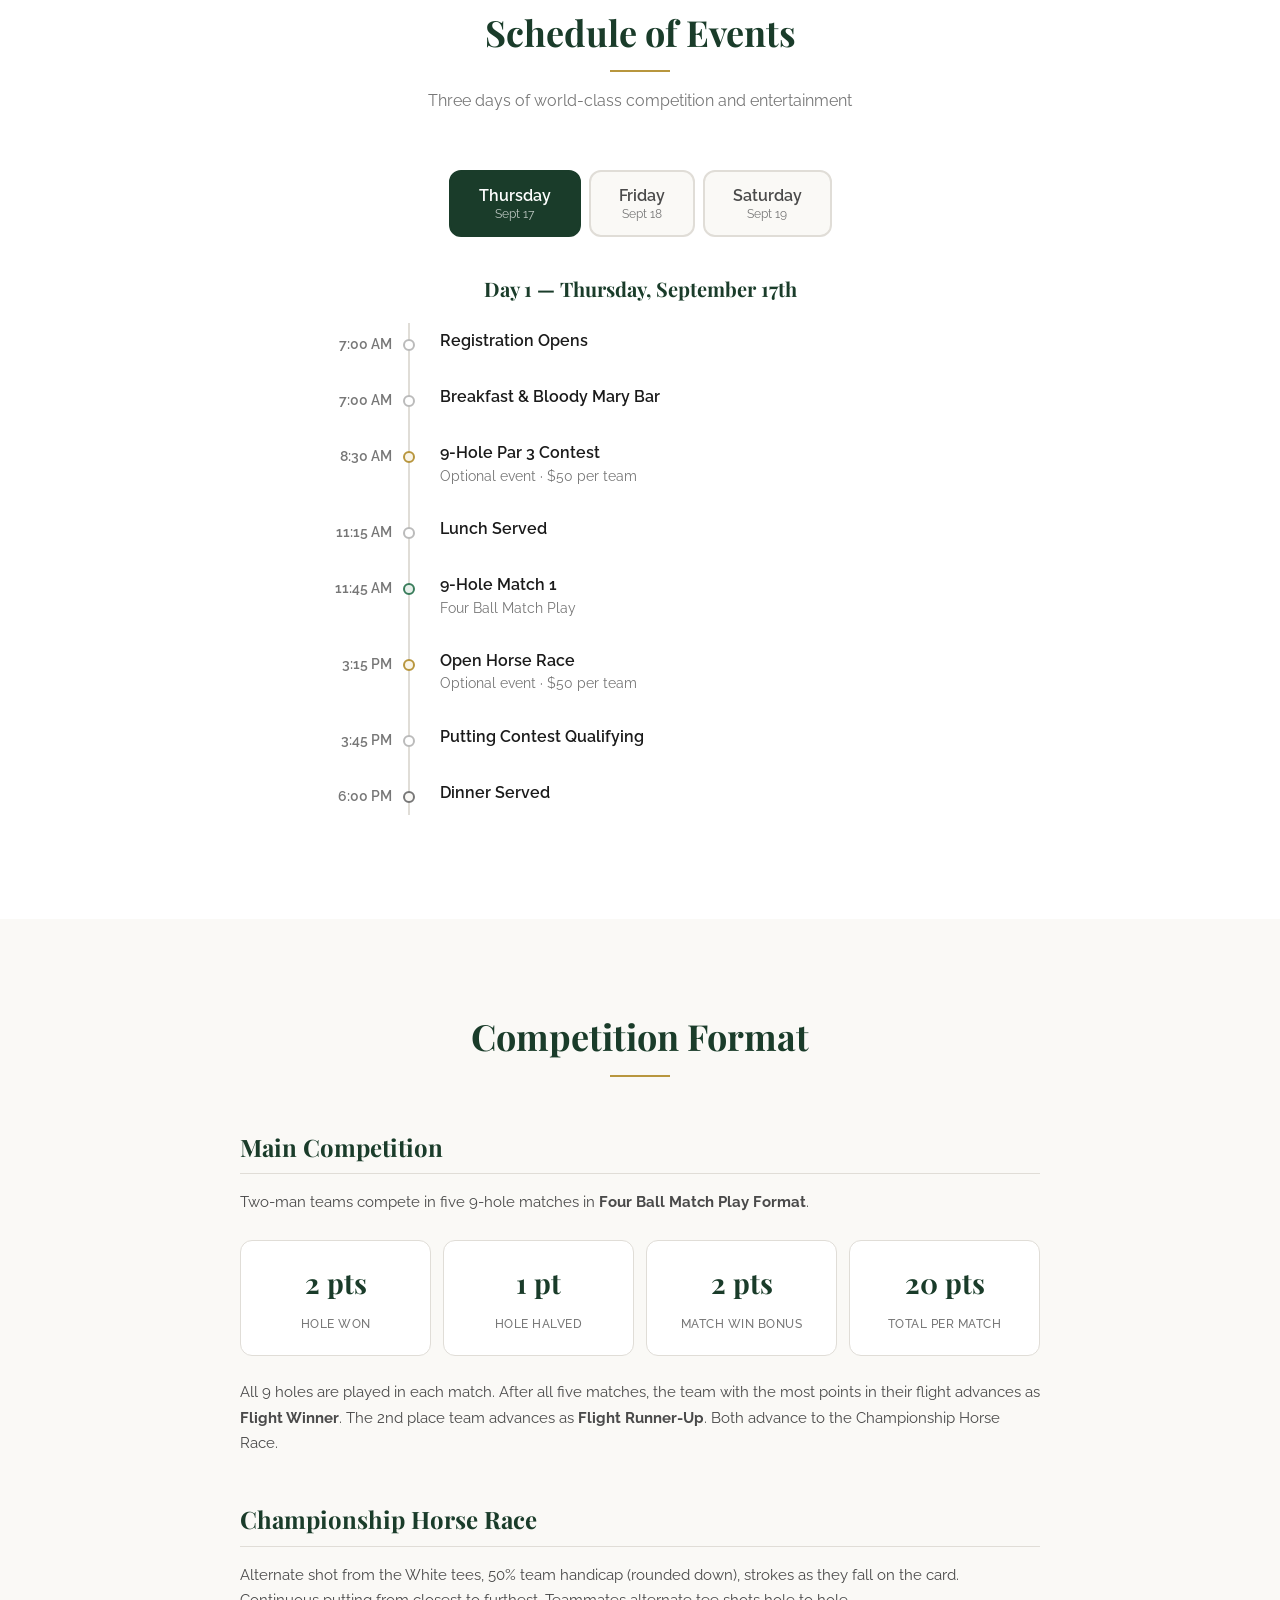
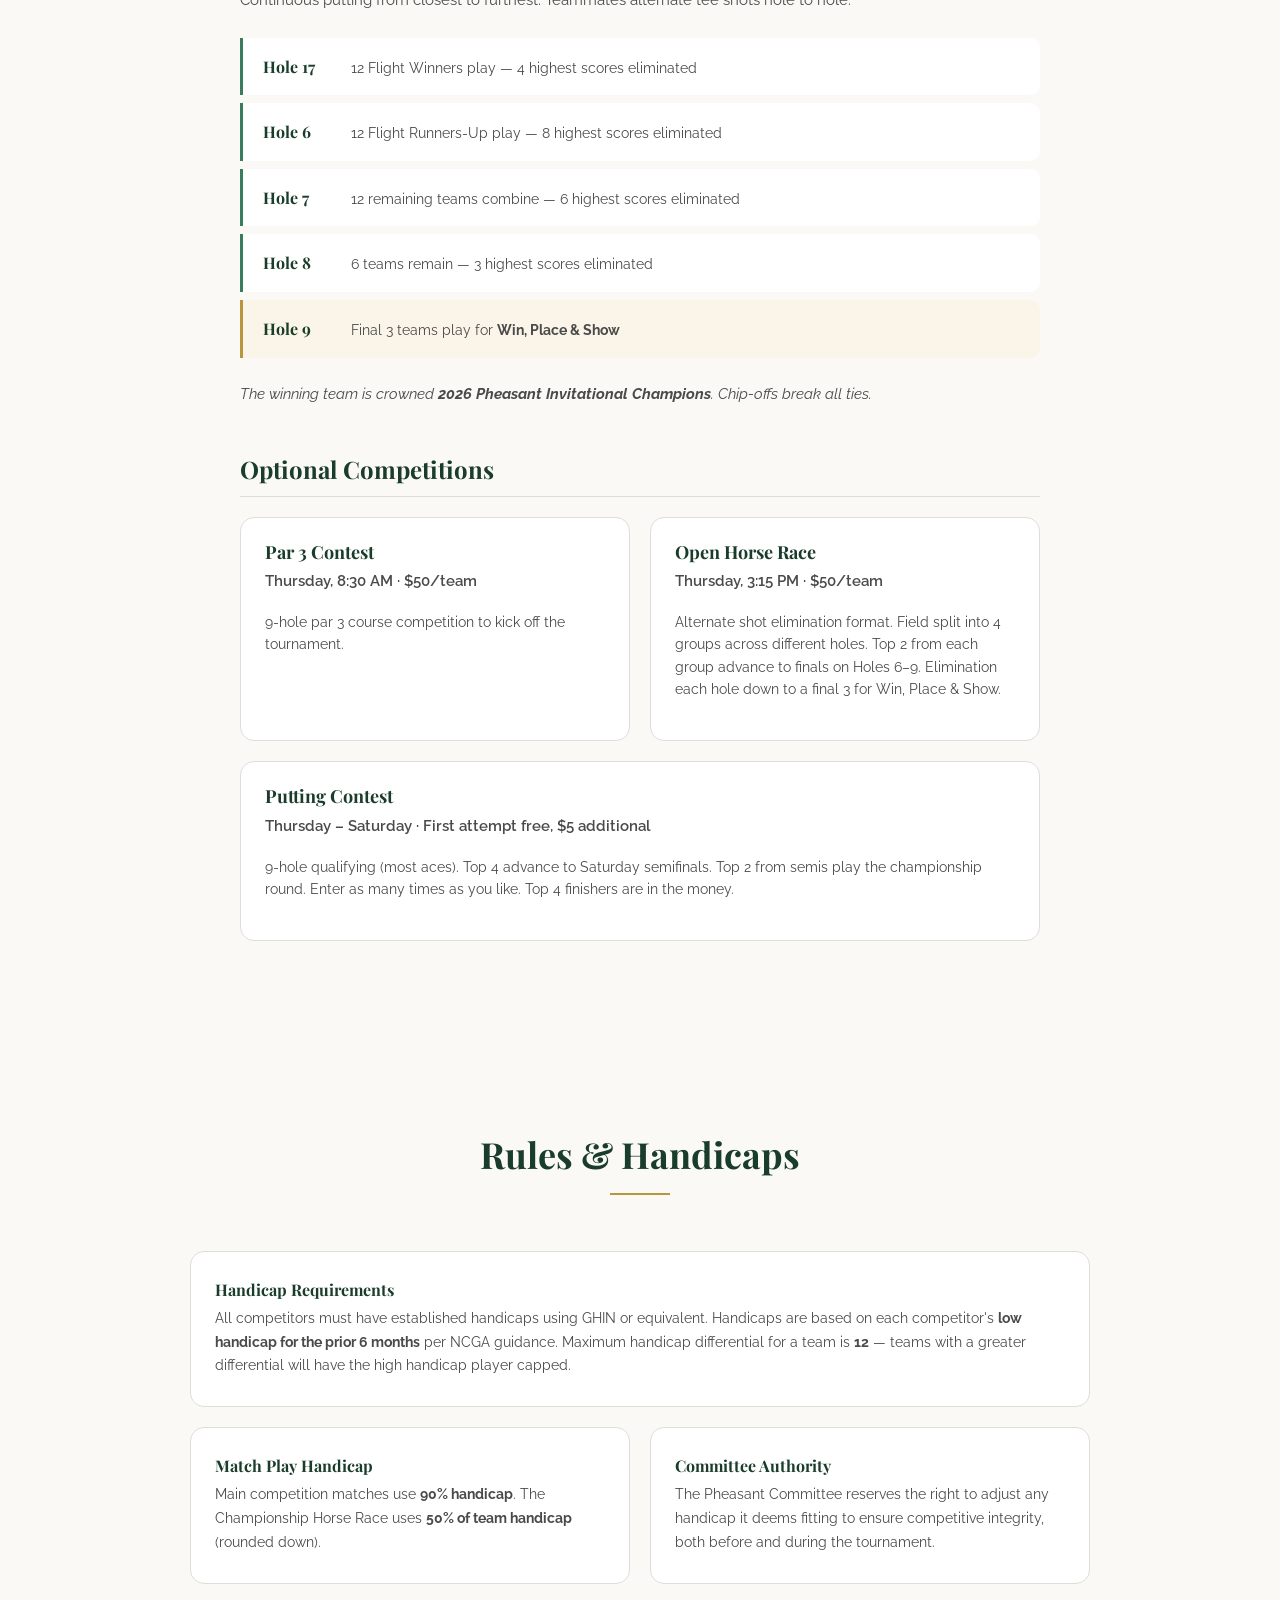
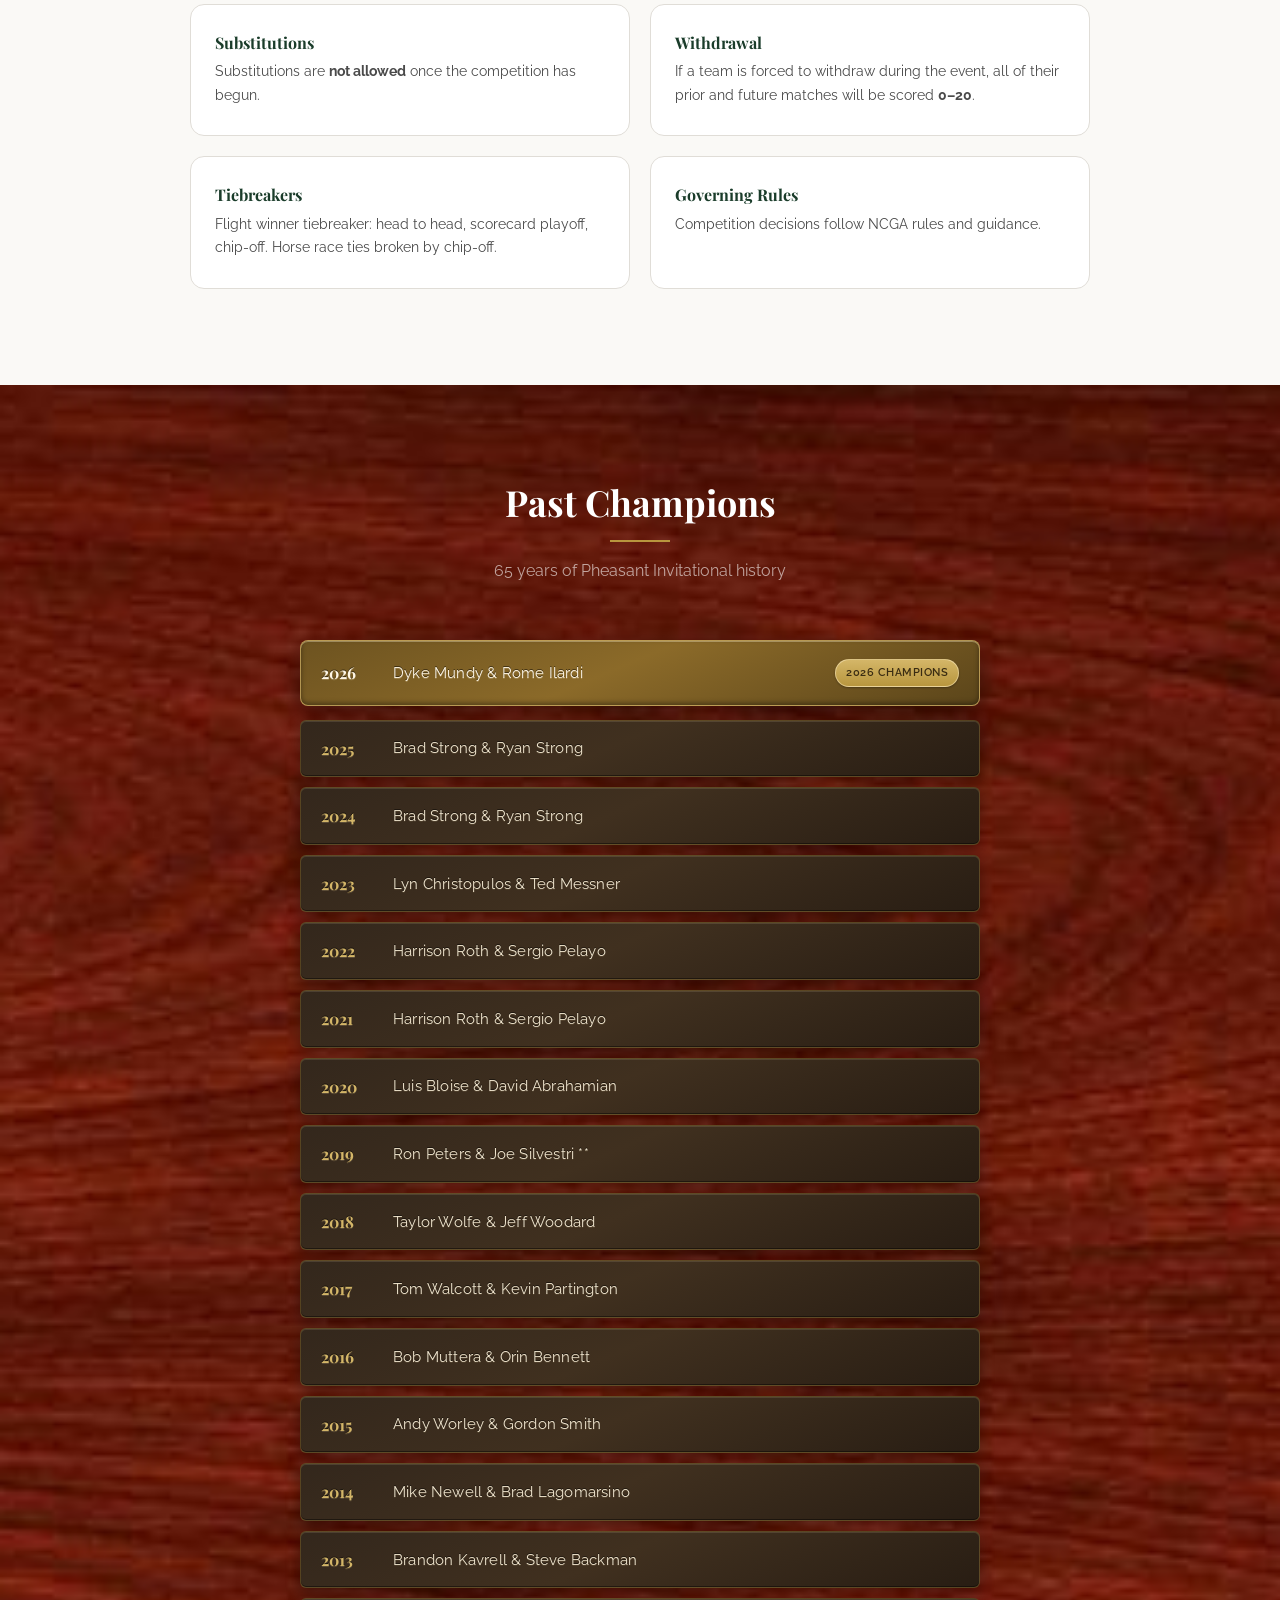
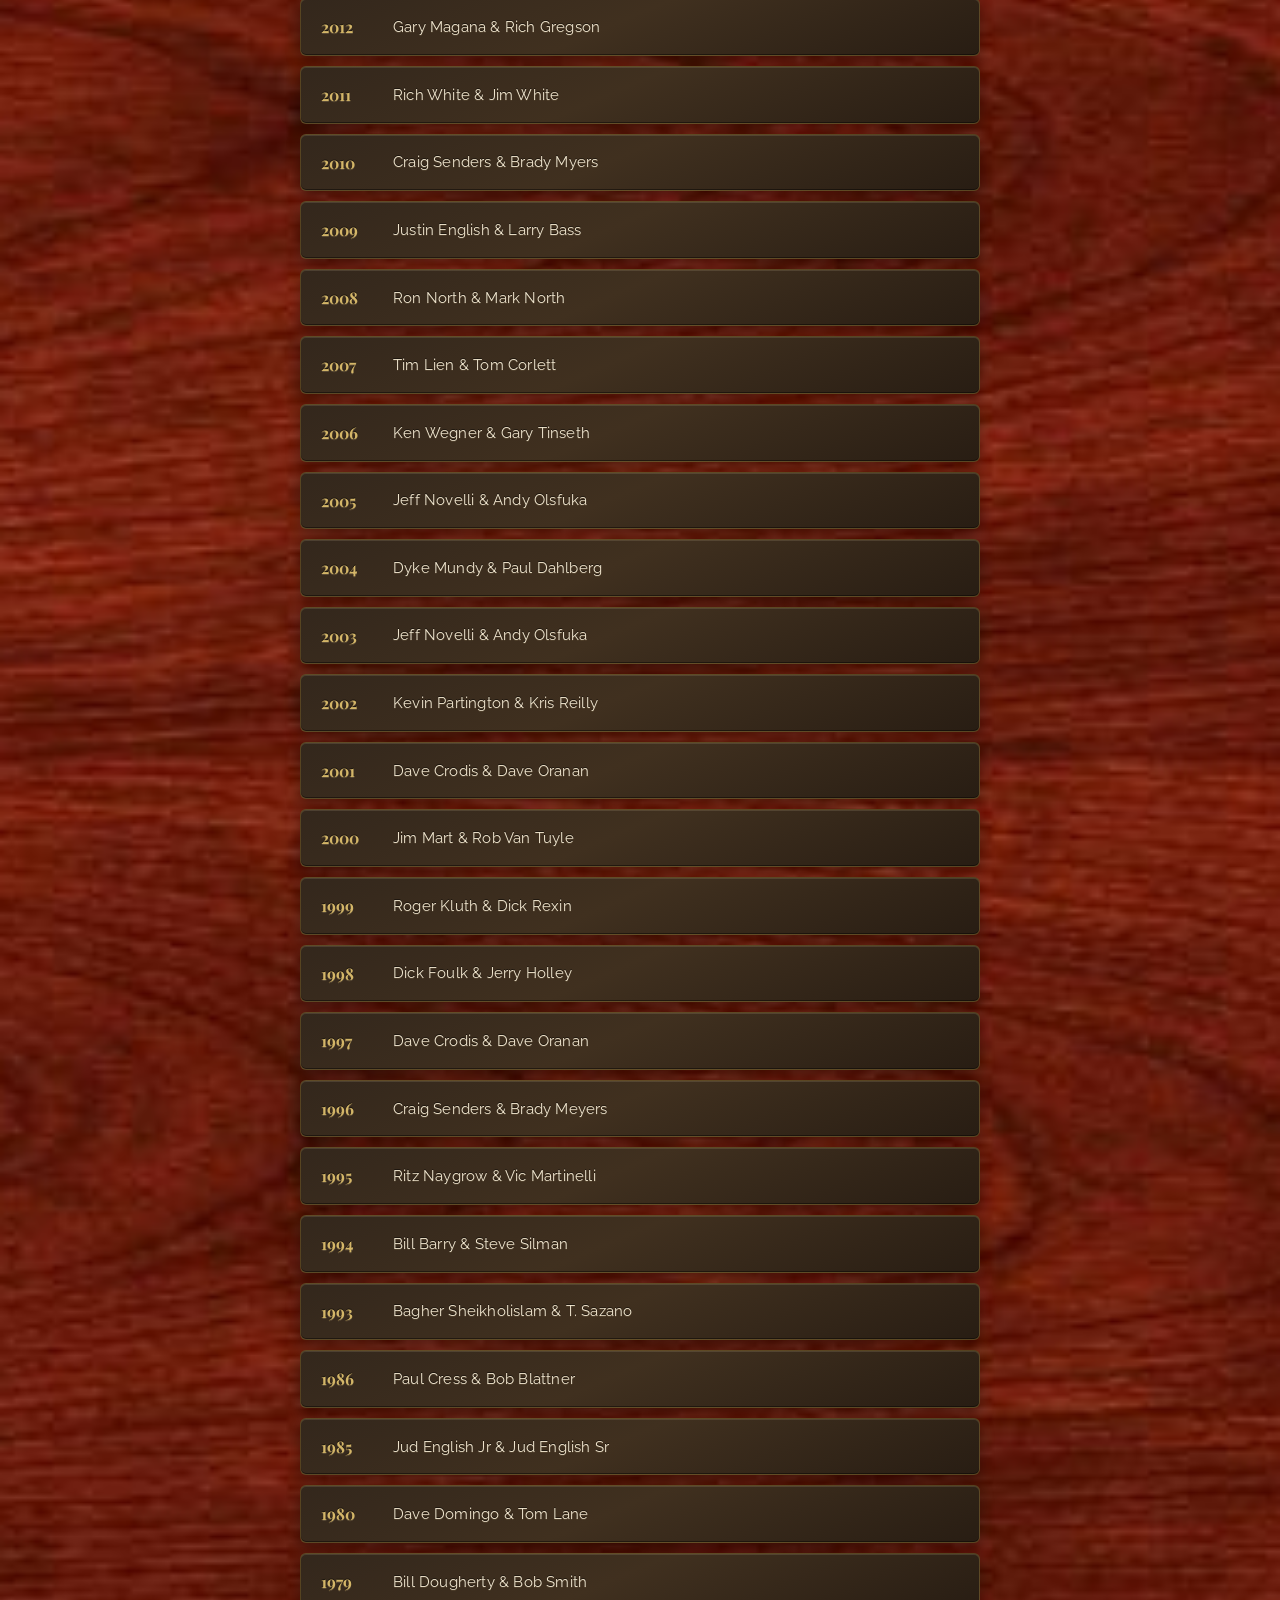
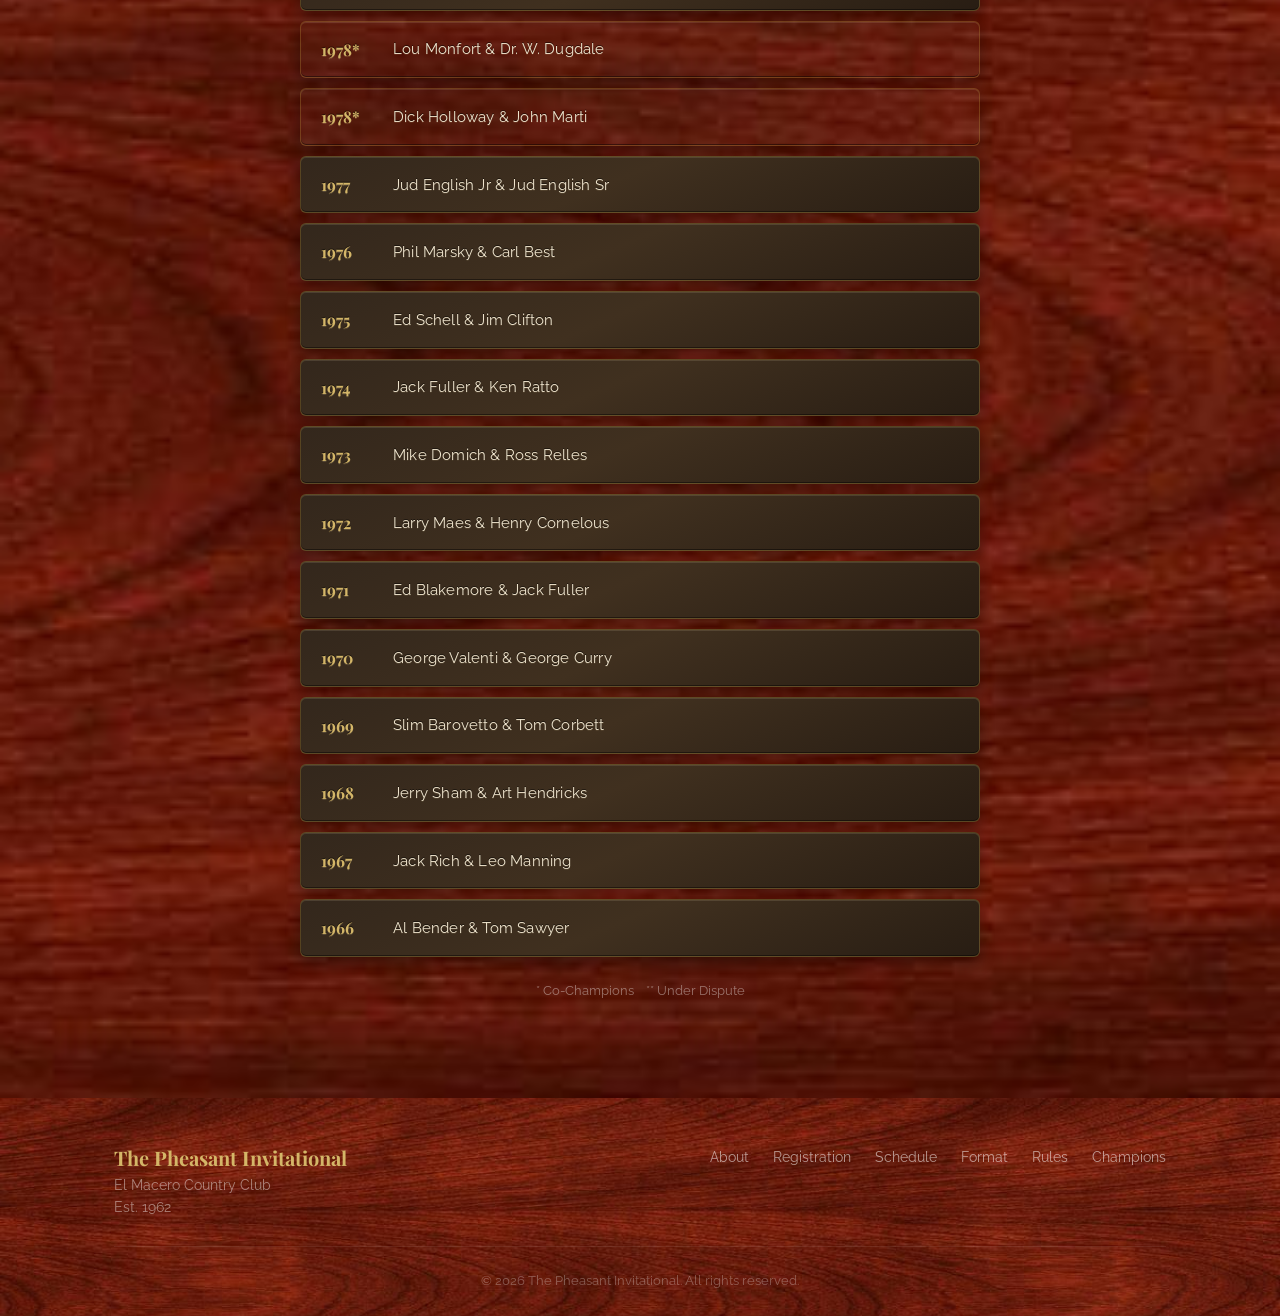
<file: index-registration.html>
<!DOCTYPE html>
<html lang="en">
<head>
    <script async src="https://www.googletagmanager.com/gtag/js?id=G-2JSQBXHEBN"></script>
    <script>window.dataLayer=window.dataLayer||[];function gtag(){dataLayer.push(arguments);}gtag('js',new Date());gtag('config','G-2JSQBXHEBN');</script>
    <meta charset="UTF-8">
    <meta name="viewport" content="width=device-width, initial-scale=1.0, viewport-fit=cover">
    <title>The Pheasant Invitational | El Macero Country Club</title>
    <meta name="description" content="The Pheasant Invitational - El Macero Country Club's Premier Member-Guest Golf Tournament. September 17-19, 2026.">
    <link rel="preconnect" href="https://fonts.googleapis.com">
    <link rel="preconnect" href="https://fonts.gstatic.com" crossorigin>
    <link href="https://fonts.googleapis.com/css2?family=Playfair+Display:ital,wght@0,400;0,700;0,900;1,400&family=Raleway:wght@300;400;500;600;700&display=swap" rel="stylesheet">
    <link rel="stylesheet" href="styles.css?v=11">
    <link rel="stylesheet" href="lux.css?v=11">
    <link rel="manifest" href="manifest.json">
    <link rel="icon" href="favicon.ico" sizes="32x32">
    <link rel="apple-touch-icon" href="apple-touch-icon.png?v=2">
    <meta name="theme-color" content="#1a0a05">
    <meta name="apple-mobile-web-app-capable" content="yes">
    <meta name="apple-mobile-web-app-status-bar-style" content="black">
    <meta name="apple-mobile-web-app-title" content="Pheasant">
</head>
<body>
    <!-- Navigation -->
    <nav id="navbar" class="navbar">
        <div class="nav-container">
            <a href="#hero" class="nav-logo"><img src="copper-logo-nav.png" alt="The Pheasant Invitational" class="nav-logo-img"></a>
            <button class="nav-toggle" id="navToggle" aria-label="Toggle navigation">
                <span></span>
                <span></span>
                <span></span>
            </button>
            <ul class="nav-menu" id="navMenu">
                <li><a href="#about" class="nav-link">About</a></li>
                <li><a href="#registration" class="nav-link">Registration</a></li>
                <li><a href="#schedule" class="nav-link">Schedule</a></li>
                <li><a href="#format" class="nav-link">Format</a></li>
                <li><a href="#rules" class="nav-link">Rules</a></li>
                <li><a href="#champions" class="nav-link">Champions</a></li>
                <li><a href="sponsors.html" class="nav-link">Sponsors</a></li>
                <li><a href="register.html" class="nav-link nav-cta">Register</a></li>
            </ul>
        </div>
    </nav>

    <!-- Hero Section -->
    <section id="hero" class="hero">
        <canvas id="heroParticles"></canvas>
        <div class="hero-overlay"></div>
        <div class="hero-content">
            <p class="hero-subtitle">El Macero Mens' Club Presents</p>
            <div class="hero-anniversary-line">
                <p class="hero-anniversary"><span id="annivCounter">65</span><span class="ordinal">th</span><span class="annual-text">Annual</span></p>
            </div>
            <h1 class="hero-title">The Pheasant<br>Invitational</h1>
            <div class="hero-divider"></div>
            <p class="hero-date">September 17 &ndash; 19, 2026</p>
            <p class="hero-tagline">Three Days of Competition, Camaraderie &amp; Questionable Decisions</p>
            <div class="hero-est-line">
                <p class="hero-est">Est. 1962</p>
            </div>
            <div class="hero-actions">
                <div class="hero-reg-btns">
                    <a href="register.html" class="btn btn-reg-sponsor" id="heroSponsorBtn">Hole Sponsor Registration</a>
                    <a href="register.html" class="btn btn-reg-open" id="heroOpenBtn">Open Registration</a>
                </div>
                <a href="#format" class="btn btn-outline">Tournament Details</a>
            </div>
        </div>
    </section>

    <!-- About Section -->
    <section id="about" class="section about">
        <div class="container">
            <div class="section-header">
                <h2>Welcome to The Pheasant</h2>
                <div class="section-divider"></div>
            </div>
            <div class="about-grid">
                <div class="about-card">
                    <div class="about-icon">&#9971;</div>
                    <h3>65 Years of Tradition</h3>
                    <p>Since 1962, The Pheasant Invitational has been El Macero Country Club's premier member-guest event. Join us for the 65th Annual as we celebrate three days of championship competition, camaraderie, and celebration.</p>
                </div>
                <div class="about-card">
                    <div class="about-icon">&#127942;</div>
                    <h3>Championship Competition</h3>
                    <p>72 two-man teams compete across five 9-hole matches in Four Ball Match Play. Flight winners and runners-up advance to the Championship Horse Race for the ultimate title.</p>
                </div>
                <div class="about-card">
                    <div class="about-icon">&#127860;</div>
                    <h3>First-Class Experience</h3>
                    <p>Entry includes all golf, breakfast, lunch, dinner, and hosted bar throughout the three-day event — everything you need for an unforgettable weekend at El Macero.</p>
                </div>
            </div>
        </div>
    </section>

    <!-- Registration Section -->
    <section id="registration" class="section registration">
        <div class="container">
            <div class="section-header">
                <h2>Registration</h2>
                <div class="section-divider"></div>
                <p class="section-subtitle">72 teams &middot; Limited field &middot; Don't miss your spot</p>
            </div>

            <!-- Dual Countdown Timers -->
            <div class="countdown-dual" id="countdownDual">

                <!-- Sponsor Registration Countdown -->
                <div class="countdown-box countdown-sponsor" id="countdownSponsor">
                    <div class="countdown-badge">Hole Sponsor Registration</div>
                    <h3 id="sponsorCountdownTitle">Hole Sponsor Registration Opens In</h3>
                    <div class="countdown-timer" id="sponsorCountdownTimer">
                        <div class="countdown-unit">
                            <span class="countdown-value" id="sponsorDays">--</span>
                            <span class="countdown-label">Days</span>
                        </div>
                        <div class="countdown-sep">:</div>
                        <div class="countdown-unit">
                            <span class="countdown-value" id="sponsorHours">--</span>
                            <span class="countdown-label">Hours</span>
                        </div>
                        <div class="countdown-sep">:</div>
                        <div class="countdown-unit">
                            <span class="countdown-value" id="sponsorMinutes">--</span>
                            <span class="countdown-label">Minutes</span>
                        </div>
                        <div class="countdown-sep">:</div>
                        <div class="countdown-unit">
                            <span class="countdown-value" id="sponsorSeconds">--</span>
                            <span class="countdown-label">Seconds</span>
                        </div>
                    </div>
                    <p class="countdown-date">June 5, 2026 &middot; 10:00 AM PDT</p>
                    <div class="countdown-flex-gap"></div>
                    <button class="btn btn-outline" onclick="downloadICS('sponsor')" style="font-size:12px; padding:10px 22px;">&#128197; Add to Calendar</button>
                    <div class="countdown-refresh-prompt" id="sponsorRefreshPrompt" style="display:none;">
                        <button onclick="window.location.reload()" class="btn-refresh">&#8635; Refresh to Register</button>
                        <p class="countdown-refresh-note">Refresh your browser to access the registration form.</p>
                    </div>
                </div>

                <!-- Open Registration Countdown -->
                <div class="countdown-box countdown-open" id="countdownOpen">
                    <div class="countdown-badge">Open Registration</div>
                    <h3 id="openCountdownTitle">Open Registration Opens In</h3>
                    <div class="countdown-timer" id="openCountdownTimer">
                        <div class="countdown-unit">
                            <span class="countdown-value" id="openDays">--</span>
                            <span class="countdown-label">Days</span>
                        </div>
                        <div class="countdown-sep">:</div>
                        <div class="countdown-unit">
                            <span class="countdown-value" id="openHours">--</span>
                            <span class="countdown-label">Hours</span>
                        </div>
                        <div class="countdown-sep">:</div>
                        <div class="countdown-unit">
                            <span class="countdown-value" id="openMinutes">--</span>
                            <span class="countdown-label">Minutes</span>
                        </div>
                        <div class="countdown-sep">:</div>
                        <div class="countdown-unit">
                            <span class="countdown-value" id="openSeconds">--</span>
                            <span class="countdown-label">Seconds</span>
                        </div>
                    </div>
                    <p class="countdown-date">June 12, 2026 &middot; 10:00 AM PDT</p>
                    <div class="countdown-flex-gap"></div>
                    <button class="btn btn-outline" onclick="downloadICS('open')" style="font-size:12px; padding:10px 22px;">&#128197; Add to Calendar</button>
                    <div class="countdown-refresh-prompt" id="openRefreshPrompt" style="display:none;">
                        <button onclick="window.location.reload()" class="btn-refresh">&#8635; Refresh to Register</button>
                        <p class="countdown-refresh-note">Refresh your browser to access the registration form.</p>
                    </div>
                </div>

            </div>

            <!-- Key Dates -->
            <div class="reg-dates">
                <div class="reg-date-card">
                    <div class="reg-date-icon">&#128197;</div>
                    <h4>Hole Sponsor Registration</h4>
                    <p class="reg-date-value">June 5 &ndash; June 10, 2026</p>
                    <p>All golf members eligible &middot; Proprietary &amp; Emeritus priority &middot; 18 spots &middot; $750 + entry fees &middot; Guarantees entry &middot; Notifications June 11</p>
                </div>
                <div class="reg-date-card">
                    <div class="reg-date-icon">&#127775;</div>
                    <h4>Open Registration</h4>
                    <p class="reg-date-value">June 12, 2026 @ 10:00 AM PDT</p>
                    <p>All membership categories &middot; Proprietary &amp; Emeritus priority through June 14</p>
                </div>
                <div class="reg-date-card">
                    <div class="reg-date-icon">&#128274;</div>
                    <h4>Priority Expires</h4>
                    <p class="reg-date-value">June 14, 2026 @ 11:59 PM PDT</p>
                    <p>All submissions ranked by timestamp after midnight &middot; Waitlist once 72 teams reached</p>
                </div>
            </div>

            <!-- Registration Process -->
            <div class="reg-process">
                <h3>Registration Process</h3>
                <div class="process-steps">
                    <div class="process-step">
                        <div class="step-number">1</div>
                        <div class="step-content">
                            <h4>Hole Sponsor Registration (June 5&ndash;10)</h4>
                            <ul style="margin: 0 0 10px 18px; font-size: 14px; color: var(--gray-dark); line-height: 1.8; list-style-type: disc;">
                                <li><strong>18 sponsorships available</strong> at $750 per hole, in addition to entry fees</li>
                                <li>Hole sponsors receive <strong>guaranteed entry</strong> into the tournament</li>
                                <li>Open to all golf membership categories — spots awarded by priority:</li>
                            </ul>
                            <ul style="margin: 0 0 10px 36px; font-size: 14px; color: var(--gray-dark); line-height: 1.8; list-style-type: circle;">
                                <li>Proprietary and Emeritus members receive <strong>priority throughout the registration window</strong> and will be awarded sponsorships first, in order of submission</li>
                                <li>Any spots not claimed by Proprietary or Emeritus members will be awarded to other membership categories in order of submission</li>
                                <li>Members who register but are not awarded a sponsorship remain eligible for open registration</li>
                            </ul>
                            <p style="margin-top: 10px;">Hole sponsor registrations close on <strong>Wednesday, June 10 at 11:59 PM PDT</strong>. All applicants will be notified on <strong>Thursday, June 11</strong> whether they have been awarded a sponsorship. Members who are not awarded a sponsorship are encouraged to register during the Open Registration window beginning June 12. Accepted sponsors will be contacted regarding hole assignment and logo placement.</p>
                        </div>
                    </div>
                    <div class="process-step">
                        <div class="step-number">2</div>
                        <div class="step-content">
                            <h4>Open Registration (June 12)</h4>
                            <ul style="margin: 0 0 0 18px; font-size: 14px; color: var(--gray-dark); line-height: 1.8; list-style-type: disc;">
                                <li>Open to all membership categories, including hole sponsor applicants not awarded a sponsorship</li>
                                <li>All registrations are logged and <strong>date-stamped upon submission</strong></li>
                                <li>Proprietary and Emeritus members receive <strong>priority through 11:59 PM on Sunday, June 14</strong></li>
                                <li>At midnight, remaining spots are filled in order of submission across all categories</li>
                            </ul>
                        </div>
                    </div>
                    <div class="process-step">
                        <div class="step-number">3</div>
                        <div class="step-content">
                            <h4>Waitlist</h4>
                            <p>Once 72 teams are reached, additional submissions are placed on a waitlist in order of receipt. Cancellations are refunded only if the spot can be filled.</p>
                        </div>
                    </div>
                </div>
            </div>

            <!-- Pricing -->
            <div class="pricing">
                <h3>Entry Fees</h3>
                <p class="pricing-subtitle">Per team &middot; Covers all golf, meals, and hosted bar</p>

                <div class="pricing-grid">
                    <div class="pricing-card">
                        <h4>Men's Club Members</h4>
                        <div class="price">$1,050</div>
                        <p class="price-detail">+ $150 Mandatory Buy-in</p>
                        <p class="price-total">$1,200 total</p>
                    </div>
                    <div class="pricing-card">
                        <h4>Non-Men's Club Members</h4>
                        <div class="price">$1,200</div>
                        <p class="price-detail">+ $150 Mandatory Buy-in</p>
                        <p class="price-total">$1,350 total</p>
                    </div>
                    <div class="pricing-card">
                        <h4>Vertical Members</h4>
                        <div class="price">$1,450</div>
                        <p class="price-detail">+ $150 Mandatory Buy-in</p>
                        <p class="price-total">$1,600 total</p>
                    </div>
                </div>

                <div class="optional-pricing">
                    <h4>Optional Events</h4>
                    <div class="optional-pricing-items">
                        <div class="optional-price-item">
                            <span>Par 3 Contest (Thursday Morning)</span>
                            <span class="optional-price">$50/team</span>
                        </div>
                        <div class="optional-price-item">
                            <span>Open Horse Race (Thursday Afternoon)</span>
                            <span class="optional-price">$50/team</span>
                        </div>
                    </div>
                </div>

                <p class="deposit-notice">A non-refundable $250 deposit (credited towards entry fee) is required upon registration acceptance.</p>
            </div>

            <!-- Registration Checklist -->
            <div class="checklist-box">
                <h3>Before You Register</h3>
                <p class="checklist-intro">Have this information ready &mdash; the field fills quickly.</p>
                <p class="checklist-handicap-notice">&#9888;&nbsp; <strong>All participants must have an established GHIN handicap index to play in the Pheasant.</strong> Have GHIN numbers for both you and your guest ready before you register.</p>
                <div class="checklist-grid">
                    <div class="checklist-col">
                        <h4>Member (You)</h4>
                        <ul class="reg-checklist">
                            <li>Full name &amp; email address</li>
                            <li>Membership level</li>
                            <li>GHIN number</li>
                        </ul>
                    </div>
                    <div class="checklist-col">
                        <h4>Your Guest</h4>
                        <ul class="reg-checklist">
                            <li>Full name &amp; GHIN number</li>
                            <li>Email &amp; club affiliation (optional)</li>
                        </ul>
                    </div>
                    <div class="checklist-col">
                        <h4>Selections</h4>
                        <ul class="reg-checklist">
                            <li>Optional events: Par 3 ($50) &amp; Horse Race ($50)</li>
                            <li>Saturday dinner additional guest count</li>
                        </ul>
                    </div>
                </div>
                <p class="checklist-note">A non-refundable $250 deposit (credited toward entry fee) is billed upon acceptance.</p>
            </div>

            <!-- Registration CTA -->
            <div class="reg-cta-box">
                <h3>Ready to Register?</h3>
                <p>Have your team info, GHIN numbers, and membership details ready &mdash; the field fills fast.</p>
                <div class="cta-reg-btns">
                    <a href="register.html" class="btn btn-reg-sponsor btn-register-cta" id="ctaSponsorBtn">Hole Sponsor Registration</a>
                    <a href="register.html" class="btn btn-reg-open btn-register-cta" id="ctaOpenBtn">Open Registration</a>
                </div>
            </div>
        </div>
    </section>

    <!-- Schedule Section -->
    <section id="schedule" class="section schedule">
        <div class="container">
            <div class="section-header">
                <h2>Schedule of Events</h2>
                <div class="section-divider"></div>
                <p class="section-subtitle">Three days of world-class competition and entertainment</p>
            </div>

            <div class="schedule-tabs">
                <button class="tab-btn active" data-day="day1">Thursday<span class="tab-date">Sept 17</span></button>
                <button class="tab-btn" data-day="day2">Friday<span class="tab-date">Sept 18</span></button>
                <button class="tab-btn" data-day="day3">Saturday<span class="tab-date">Sept 19</span></button>
            </div>

            <div class="schedule-content">
                <!-- Day 1 -->
                <div class="schedule-day active" id="day1">
                    <h3 class="day-title">Day 1 &mdash; Thursday, September 17th</h3>
                    <div class="timeline">
                        <div class="timeline-item">
                            <div class="timeline-time">7:00 AM</div>
                            <div class="timeline-event">
                                <h4>Registration Opens</h4>
                            </div>
                        </div>
                        <div class="timeline-item">
                            <div class="timeline-time">7:00 AM</div>
                            <div class="timeline-event">
                                <h4>Breakfast &amp; Bloody Mary Bar</h4>
                            </div>
                        </div>
                        <div class="timeline-item highlight">
                            <div class="timeline-time">8:30 AM</div>
                            <div class="timeline-event">
                                <h4>9-Hole Par 3 Contest</h4>
                                <p>Optional event &middot; $50 per team</p>
                            </div>
                        </div>
                        <div class="timeline-item">
                            <div class="timeline-time">11:15 AM</div>
                            <div class="timeline-event">
                                <h4>Lunch Served</h4>
                            </div>
                        </div>
                        <div class="timeline-item match">
                            <div class="timeline-time">11:45 AM</div>
                            <div class="timeline-event">
                                <h4>9-Hole Match 1</h4>
                                <p>Four Ball Match Play</p>
                            </div>
                        </div>
                        <div class="timeline-item highlight">
                            <div class="timeline-time">3:15 PM</div>
                            <div class="timeline-event">
                                <h4>Open Horse Race</h4>
                                <p>Optional event &middot; $50 per team</p>
                            </div>
                        </div>
                        <div class="timeline-item">
                            <div class="timeline-time">3:45 PM</div>
                            <div class="timeline-event">
                                <h4>Putting Contest Qualifying</h4>
                            </div>
                        </div>
                        <div class="timeline-item social">
                            <div class="timeline-time">6:00 PM</div>
                            <div class="timeline-event">
                                <h4>Dinner Served</h4>
                            </div>
                        </div>
                    </div>
                </div>

                <!-- Day 2 -->
                <div class="schedule-day" id="day2">
                    <h3 class="day-title">Day 2 &mdash; Friday, September 18th</h3>
                    <div class="timeline">
                        <div class="timeline-item">
                            <div class="timeline-time">7:30 AM</div>
                            <div class="timeline-event">
                                <h4>Registration / Breakfast / Bloody Mary Bar</h4>
                            </div>
                        </div>
                        <div class="timeline-item match">
                            <div class="timeline-time">9:00 AM</div>
                            <div class="timeline-event">
                                <h4>9-Hole Match 2</h4>
                                <p>Four Ball Match Play</p>
                            </div>
                        </div>
                        <div class="timeline-item social">
                            <div class="timeline-time">12:00 PM</div>
                            <div class="timeline-event">
                                <h4>Lunch Served</h4>
                            </div>
                        </div>
                        <div class="timeline-item match">
                            <div class="timeline-time">1:00 PM</div>
                            <div class="timeline-event">
                                <h4>9-Hole Match 3</h4>
                                <p>Four Ball Match Play</p>
                            </div>
                        </div>
                        <div class="timeline-item highlight">
                            <div class="timeline-time">4:30 PM</div>
                            <div class="timeline-event">
                                <h4>Putting Contest / Friday Night Party</h4>
                            </div>
                        </div>
                        <div class="timeline-item social">
                            <div class="timeline-time">6:00 PM</div>
                            <div class="timeline-event">
                                <h4>Dinner Served</h4>
                            </div>
                        </div>
                        <div class="timeline-item social">
                            <div class="timeline-time">9:15 PM</div>
                            <div class="timeline-event">
                                <h4>Late-Night Snack</h4>
                            </div>
                        </div>
                    </div>
                </div>

                <!-- Day 3 -->
                <div class="schedule-day" id="day3">
                    <h3 class="day-title">Day 3 &mdash; Saturday, September 19th</h3>
                    <div class="timeline">
                        <div class="timeline-item">
                            <div class="timeline-time">7:00 AM</div>
                            <div class="timeline-event">
                                <h4>Breakfast / Bloody Mary Bar</h4>
                            </div>
                        </div>
                        <div class="timeline-item highlight">
                            <div class="timeline-time">7:30 AM</div>
                            <div class="timeline-event">
                                <h4>Putting Contest Semifinals</h4>
                            </div>
                        </div>
                        <div class="timeline-item match">
                            <div class="timeline-time">8:30 AM</div>
                            <div class="timeline-event">
                                <h4>9-Hole Match 4</h4>
                                <p>Four Ball Match Play</p>
                            </div>
                        </div>
                        <div class="timeline-item">
                            <div class="timeline-time">11:30 AM</div>
                            <div class="timeline-event">
                                <h4>Lunch / Putting Contest Championship</h4>
                            </div>
                        </div>
                        <div class="timeline-item match">
                            <div class="timeline-time">12:30 PM</div>
                            <div class="timeline-event">
                                <h4>9-Hole Match 5</h4>
                                <p>Four Ball Match Play</p>
                            </div>
                        </div>
                        <div class="timeline-item highlight">
                            <div class="timeline-time">4:00 PM</div>
                            <div class="timeline-event">
                                <h4>Championship Horse Race</h4>
                                <p>Flight Winners &amp; Runners-Up compete for the title</p>
                            </div>
                        </div>
                        <div class="timeline-item social">
                            <div class="timeline-time">5:30 PM</div>
                            <div class="timeline-event">
                                <h4>Cocktails &amp; Heavy Hors D'oeuvres</h4>
                            </div>
                        </div>
                        <div class="timeline-item social">
                            <div class="timeline-time">6:30 PM</div>
                            <div class="timeline-event">
                                <h4>Awards Presentation</h4>
                            </div>
                        </div>
                    </div>
                </div>
            </div>
        </div>
    </section>

    <!-- Competition Format Section -->
    <section id="format" class="section format">
        <div class="container">
            <div class="section-header">
                <h2>Competition Format</h2>
                <div class="section-divider"></div>
            </div>

            <!-- Main Competition -->
            <div class="format-block">
                <h3>Main Competition</h3>

                <p>Two-man teams compete in five 9-hole matches in <strong>Four Ball Match Play Format</strong>.</p>

                <div class="scoring-grid">
                    <div class="scoring-item">
                        <span class="scoring-value">2 pts</span>
                        <span class="scoring-label">Hole Won</span>
                    </div>
                    <div class="scoring-item">
                        <span class="scoring-value">1 pt</span>
                        <span class="scoring-label">Hole Halved</span>
                    </div>
                    <div class="scoring-item">
                        <span class="scoring-value">2 pts</span>
                        <span class="scoring-label">Match Win Bonus</span>
                    </div>
                    <div class="scoring-item">
                        <span class="scoring-value">20 pts</span>
                        <span class="scoring-label">Total Per Match</span>
                    </div>
                </div>

                <p>All 9 holes are played in each match. After all five matches, the team with the most points in their flight advances as <strong>Flight Winner</strong>. The 2nd place team advances as <strong>Flight Runner-Up</strong>. Both advance to the Championship Horse Race.</p>
            </div>

            <!-- Championship Horse Race -->
            <div class="format-block">
                <h3>Championship Horse Race</h3>
                <p>Alternate shot from the White tees, 50% team handicap (rounded down), strokes as they fall on the card. Continuous putting from closest to furthest. Teammates alternate tee shots hole to hole.</p>

                <div class="elimination-bracket">
                    <div class="bracket-round">
                        <div class="bracket-label">Hole 17</div>
                        <div class="bracket-detail">12 Flight Winners play &mdash; 4 highest scores eliminated</div>
                    </div>
                    <div class="bracket-round">
                        <div class="bracket-label">Hole 6</div>
                        <div class="bracket-detail">12 Flight Runners-Up play &mdash; 8 highest scores eliminated</div>
                    </div>
                    <div class="bracket-round">
                        <div class="bracket-label">Hole 7</div>
                        <div class="bracket-detail">12 remaining teams combine &mdash; 6 highest scores eliminated</div>
                    </div>
                    <div class="bracket-round">
                        <div class="bracket-label">Hole 8</div>
                        <div class="bracket-detail">6 teams remain &mdash; 3 highest scores eliminated</div>
                    </div>
                    <div class="bracket-round final">
                        <div class="bracket-label">Hole 9</div>
                        <div class="bracket-detail">Final 3 teams play for <strong>Win, Place &amp; Show</strong></div>
                    </div>
                </div>
                <p class="format-note">The winning team is crowned <strong>2026 Pheasant Invitational Champions</strong>. Chip-offs break all ties.</p>
            </div>

            <!-- Optional Competitions -->
            <div class="format-block">
                <h3>Optional Competitions</h3>

                <div class="optional-grid">
                    <div class="optional-card">
                        <h4>Par 3 Contest</h4>
                        <p class="optional-meta">Thursday, 8:30 AM &middot; $50/team</p>
                        <p>9-hole par 3 course competition to kick off the tournament.</p>
                    </div>

                    <div class="optional-card">
                        <h4>Open Horse Race</h4>
                        <p class="optional-meta">Thursday, 3:15 PM &middot; $50/team</p>
                        <p>Alternate shot elimination format. Field split into 4 groups across different holes. Top 2 from each group advance to finals on Holes 6&ndash;9. Elimination each hole down to a final 3 for Win, Place &amp; Show.</p>
                    </div>

                    <div class="optional-card optional-card--wide">
                        <h4>Putting Contest</h4>
                        <p class="optional-meta">Thursday &ndash; Saturday &middot; First attempt free, $5 additional</p>
                        <p>9-hole qualifying (most aces). Top 4 advance to Saturday semifinals. Top 2 from semis play the championship round. Enter as many times as you like. Top 4 finishers are in the money.</p>
                    </div>

                </div>
            </div>
        </div>
    </section>

    <!-- Rules Section -->
    <section id="rules" class="section rules">
        <div class="container">
            <div class="section-header">
                <h2>Rules &amp; Handicaps</h2>
                <div class="section-divider"></div>
            </div>

            <div class="rules-grid">
                <div class="rule-card rule-card--wide">
                    <h4>Handicap Requirements</h4>
                    <p>All competitors must have established handicaps using GHIN or equivalent. Handicaps are based on each competitor's <strong>low handicap for the prior 6 months</strong> per NCGA guidance. Maximum handicap differential for a team is <strong>12</strong> — teams with a greater differential will have the high handicap player capped.</p>
                </div>
                <div class="rule-card">
                    <h4>Match Play Handicap</h4>
                    <p>Main competition matches use <strong>90% handicap</strong>. The Championship Horse Race uses <strong>50% of team handicap</strong> (rounded down).</p>
                </div>
                <div class="rule-card">
                    <h4>Committee Authority</h4>
                    <p>The Pheasant Committee reserves the right to adjust any handicap it deems fitting to ensure competitive integrity, both before and during the tournament.</p>
                </div>
                <div class="rule-card">
                    <h4>Substitutions</h4>
                    <p>Substitutions are <strong>not allowed</strong> once the competition has begun.</p>
                </div>
                <div class="rule-card">
                    <h4>Withdrawal</h4>
                    <p>If a team is forced to withdraw during the event, all of their prior and future matches will be scored <strong>0&ndash;20</strong>.</p>
                </div>
                <div class="rule-card">
                    <h4>Tiebreakers</h4>
                    <p>Flight winner tiebreaker: head to head, scorecard playoff, chip-off. Horse race ties broken by chip-off.</p>
                </div>
                <div class="rule-card">
                    <h4>Governing Rules</h4>
                    <p>Competition decisions follow NCGA rules and guidance.</p>
                </div>
            </div>
        </div>
    </section>

    <!-- Past Champions Section -->
    <section id="champions" class="section champions">
        <div class="container">
            <div class="section-header">
                <h2>Past Champions</h2>
                <div class="section-divider"></div>
                <p class="section-subtitle">65 years of Pheasant Invitational history</p>
            </div>

            <div class="champions-list">
                <div class="champion-row defending">
                    <span class="champion-year">2026</span>
                    <span class="champion-names">Dyke Mundy &amp; Rome Ilardi</span>
                    <span class="champion-badge">2026 Champions</span>
                </div>
                <div class="champion-row">
                    <span class="champion-year">2025</span>
                    <span class="champion-names">Brad Strong &amp; Ryan Strong</span>
                </div>
                <div class="champion-row">
                    <span class="champion-year">2024</span>
                    <span class="champion-names">Brad Strong &amp; Ryan Strong</span>
                </div>
                <div class="champion-row">
                    <span class="champion-year">2023</span>
                    <span class="champion-names">Lyn Christopulos &amp; Ted Messner</span>
                </div>
                <div class="champion-row">
                    <span class="champion-year">2022</span>
                    <span class="champion-names">Harrison Roth &amp; Sergio Pelayo</span>
                </div>
                <div class="champion-row">
                    <span class="champion-year">2021</span>
                    <span class="champion-names">Harrison Roth &amp; Sergio Pelayo</span>
                </div>
                <div class="champion-row">
                    <span class="champion-year">2020</span>
                    <span class="champion-names">Luis Bloise &amp; David Abrahamian</span>
                </div>
                <div class="champion-row">
                    <span class="champion-year">2019</span>
                    <span class="champion-names">Ron Peters &amp; Joe Silvestri **</span>
                </div>
                <div class="champion-row">
                    <span class="champion-year">2018</span>
                    <span class="champion-names">Taylor Wolfe &amp; Jeff Woodard</span>
                </div>
                <div class="champion-row">
                    <span class="champion-year">2017</span>
                    <span class="champion-names">Tom Walcott &amp; Kevin Partington</span>
                </div>
                <div class="champion-row">
                    <span class="champion-year">2016</span>
                    <span class="champion-names">Bob Muttera &amp; Orin Bennett</span>
                </div>
                <div class="champion-row">
                    <span class="champion-year">2015</span>
                    <span class="champion-names">Andy Worley &amp; Gordon Smith</span>
                </div>
                <div class="champion-row">
                    <span class="champion-year">2014</span>
                    <span class="champion-names">Mike Newell &amp; Brad Lagomarsino</span>
                </div>
                <div class="champion-row">
                    <span class="champion-year">2013</span>
                    <span class="champion-names">Brandon Kavrell &amp; Steve Backman</span>
                </div>
                <div class="champion-row">
                    <span class="champion-year">2012</span>
                    <span class="champion-names">Gary Magana &amp; Rich Gregson</span>
                </div>
                <div class="champion-row">
                    <span class="champion-year">2011</span>
                    <span class="champion-names">Rich White &amp; Jim White</span>
                </div>
                <div class="champion-row">
                    <span class="champion-year">2010</span>
                    <span class="champion-names">Craig Senders &amp; Brady Myers</span>
                </div>
                <div class="champion-row">
                    <span class="champion-year">2009</span>
                    <span class="champion-names">Justin English &amp; Larry Bass</span>
                </div>
                <div class="champion-row">
                    <span class="champion-year">2008</span>
                    <span class="champion-names">Ron North &amp; Mark North</span>
                </div>
                <div class="champion-row">
                    <span class="champion-year">2007</span>
                    <span class="champion-names">Tim Lien &amp; Tom Corlett</span>
                </div>
                <div class="champion-row">
                    <span class="champion-year">2006</span>
                    <span class="champion-names">Ken Wegner &amp; Gary Tinseth</span>
                </div>
                <div class="champion-row">
                    <span class="champion-year">2005</span>
                    <span class="champion-names">Jeff Novelli &amp; Andy Olsfuka</span>
                </div>
                <div class="champion-row">
                    <span class="champion-year">2004</span>
                    <span class="champion-names">Dyke Mundy &amp; Paul Dahlberg</span>
                </div>
                <div class="champion-row">
                    <span class="champion-year">2003</span>
                    <span class="champion-names">Jeff Novelli &amp; Andy Olsfuka</span>
                </div>
                <div class="champion-row">
                    <span class="champion-year">2002</span>
                    <span class="champion-names">Kevin Partington &amp; Kris Reilly</span>
                </div>
                <div class="champion-row">
                    <span class="champion-year">2001</span>
                    <span class="champion-names">Dave Crodis &amp; Dave Oranan</span>
                </div>
                <div class="champion-row">
                    <span class="champion-year">2000</span>
                    <span class="champion-names">Jim Mart &amp; Rob Van Tuyle</span>
                </div>
                <div class="champion-row">
                    <span class="champion-year">1999</span>
                    <span class="champion-names">Roger Kluth &amp; Dick Rexin</span>
                </div>
                <div class="champion-row">
                    <span class="champion-year">1998</span>
                    <span class="champion-names">Dick Foulk &amp; Jerry Holley</span>
                </div>
                <div class="champion-row">
                    <span class="champion-year">1997</span>
                    <span class="champion-names">Dave Crodis &amp; Dave Oranan</span>
                </div>
                <div class="champion-row">
                    <span class="champion-year">1996</span>
                    <span class="champion-names">Craig Senders &amp; Brady Meyers</span>
                </div>
                <div class="champion-row">
                    <span class="champion-year">1995</span>
                    <span class="champion-names">Ritz Naygrow &amp; Vic Martinelli</span>
                </div>
                <div class="champion-row">
                    <span class="champion-year">1994</span>
                    <span class="champion-names">Bill Barry &amp; Steve Silman</span>
                </div>
                <div class="champion-row">
                    <span class="champion-year">1993</span>
                    <span class="champion-names">Bagher Sheikholislam &amp; T. Sazano</span>
                </div>
                <div class="champion-row">
                    <span class="champion-year">1986</span>
                    <span class="champion-names">Paul Cress &amp; Bob Blattner</span>
                </div>
                <div class="champion-row">
                    <span class="champion-year">1985</span>
                    <span class="champion-names">Jud English Jr &amp; Jud English Sr</span>
                </div>
                <div class="champion-row">
                    <span class="champion-year">1980</span>
                    <span class="champion-names">Dave Domingo &amp; Tom Lane</span>
                </div>
                <div class="champion-row">
                    <span class="champion-year">1979</span>
                    <span class="champion-names">Bill Dougherty &amp; Bob Smith</span>
                </div>
                <div class="champion-row co-champ">
                    <span class="champion-year">1978*</span>
                    <span class="champion-names">Lou Monfort &amp; Dr. W. Dugdale</span>
                </div>
                <div class="champion-row co-champ">
                    <span class="champion-year">1978*</span>
                    <span class="champion-names">Dick Holloway &amp; John Marti</span>
                </div>
                <div class="champion-row">
                    <span class="champion-year">1977</span>
                    <span class="champion-names">Jud English Jr &amp; Jud English Sr</span>
                </div>
                <div class="champion-row">
                    <span class="champion-year">1976</span>
                    <span class="champion-names">Phil Marsky &amp; Carl Best</span>
                </div>
                <div class="champion-row">
                    <span class="champion-year">1975</span>
                    <span class="champion-names">Ed Schell &amp; Jim Clifton</span>
                </div>
                <div class="champion-row">
                    <span class="champion-year">1974</span>
                    <span class="champion-names">Jack Fuller &amp; Ken Ratto</span>
                </div>
                <div class="champion-row">
                    <span class="champion-year">1973</span>
                    <span class="champion-names">Mike Domich &amp; Ross Relles</span>
                </div>
                <div class="champion-row">
                    <span class="champion-year">1972</span>
                    <span class="champion-names">Larry Maes &amp; Henry Cornelous</span>
                </div>
                <div class="champion-row">
                    <span class="champion-year">1971</span>
                    <span class="champion-names">Ed Blakemore &amp; Jack Fuller</span>
                </div>
                <div class="champion-row">
                    <span class="champion-year">1970</span>
                    <span class="champion-names">George Valenti &amp; George Curry</span>
                </div>
                <div class="champion-row">
                    <span class="champion-year">1969</span>
                    <span class="champion-names">Slim Barovetto &amp; Tom Corbett</span>
                </div>
                <div class="champion-row">
                    <span class="champion-year">1968</span>
                    <span class="champion-names">Jerry Sham &amp; Art Hendricks</span>
                </div>
                <div class="champion-row">
                    <span class="champion-year">1967</span>
                    <span class="champion-names">Jack Rich &amp; Leo Manning</span>
                </div>
                <div class="champion-row">
                    <span class="champion-year">1966</span>
                    <span class="champion-names">Al Bender &amp; Tom Sawyer</span>
                </div>
            </div>

            <p class="champions-footnote">* Co-Champions &nbsp;&nbsp; ** Under Dispute</p>
        </div>
    </section>

    <!-- Footer -->
    <footer class="footer">
        <div class="container">
            <div class="footer-content">
                <div class="footer-brand">
                    <h3>The Pheasant Invitational</h3>
                    <p>El Macero Country Club</p>
                    <p>Est. 1962</p>
                </div>
                <div class="footer-links">
                    <a href="#about">About</a>
                    <a href="#registration">Registration</a>
                    <a href="#schedule">Schedule</a>
                    <a href="#format">Format</a>
                    <a href="#rules">Rules</a>
                    <a href="#champions">Champions</a>
                </div>
            </div>
            <div class="footer-bottom">
                <p>&copy; 2026 The Pheasant Invitational. All rights reserved.</p>
            </div>
        </div>
    </footer>

    <script src="app.js?v=11"></script>
    <script src="lux.js?v=11"></script>
    <script>
    function downloadICS(type) {
        var isSponsor = type === 'sponsor';
        var title = isSponsor
            ? 'Pheasant Invitational — Hole Sponsor Registration Opens'
            : 'Pheasant Invitational — Open Registration Opens';
        var description = isSponsor
            ? 'Hole Sponsor Registration opens. All golf members eligible — Prop/Emeritus priority. Register at www.pheasantinvitational.com/register.html'
            : 'Open Registration opens for all members. Register at www.pheasantinvitational.com/register.html';
        // June 5 10AM PDT = 17:00 UTC | June 12 10AM PDT = 17:00 UTC
        var dtStart = isSponsor ? '20260605T170000Z' : '20260612T170000Z';
        var dtEnd   = isSponsor ? '20260605T180000Z' : '20260612T180000Z';
        var now = new Date().toISOString().replace(/[-:]/g, '').split('.')[0] + 'Z';

        var ics = [
            'BEGIN:VCALENDAR',
            'VERSION:2.0',
            'PRODID:-//Pheasant Invitational//EN',
            'CALSCALE:GREGORIAN',
            'METHOD:PUBLISH',
            'BEGIN:VEVENT',
            'UID:' + dtStart + '-pheasant-' + type + '@pheasantinvitational.com',
            'DTSTAMP:' + now,
            'DTSTART:' + dtStart,
            'DTEND:' + dtEnd,
            'SUMMARY:' + title,
            'DESCRIPTION:' + description,
            'URL:https://www.pheasantinvitational.com/register.html',
            'END:VEVENT',
            'END:VCALENDAR'
        ].join('\r\n');

        var blob = new Blob([ics], { type: 'text/calendar;charset=utf-8' });
        var url = URL.createObjectURL(blob);
        var a = document.createElement('a');
        a.href = url;
        a.download = isSponsor
            ? 'pheasant-sponsor-registration.ics'
            : 'pheasant-open-registration.ics';
        document.body.appendChild(a);
        a.click();
        document.body.removeChild(a);
        URL.revokeObjectURL(url);
    }
    </script>
</body>
</html>
</file>
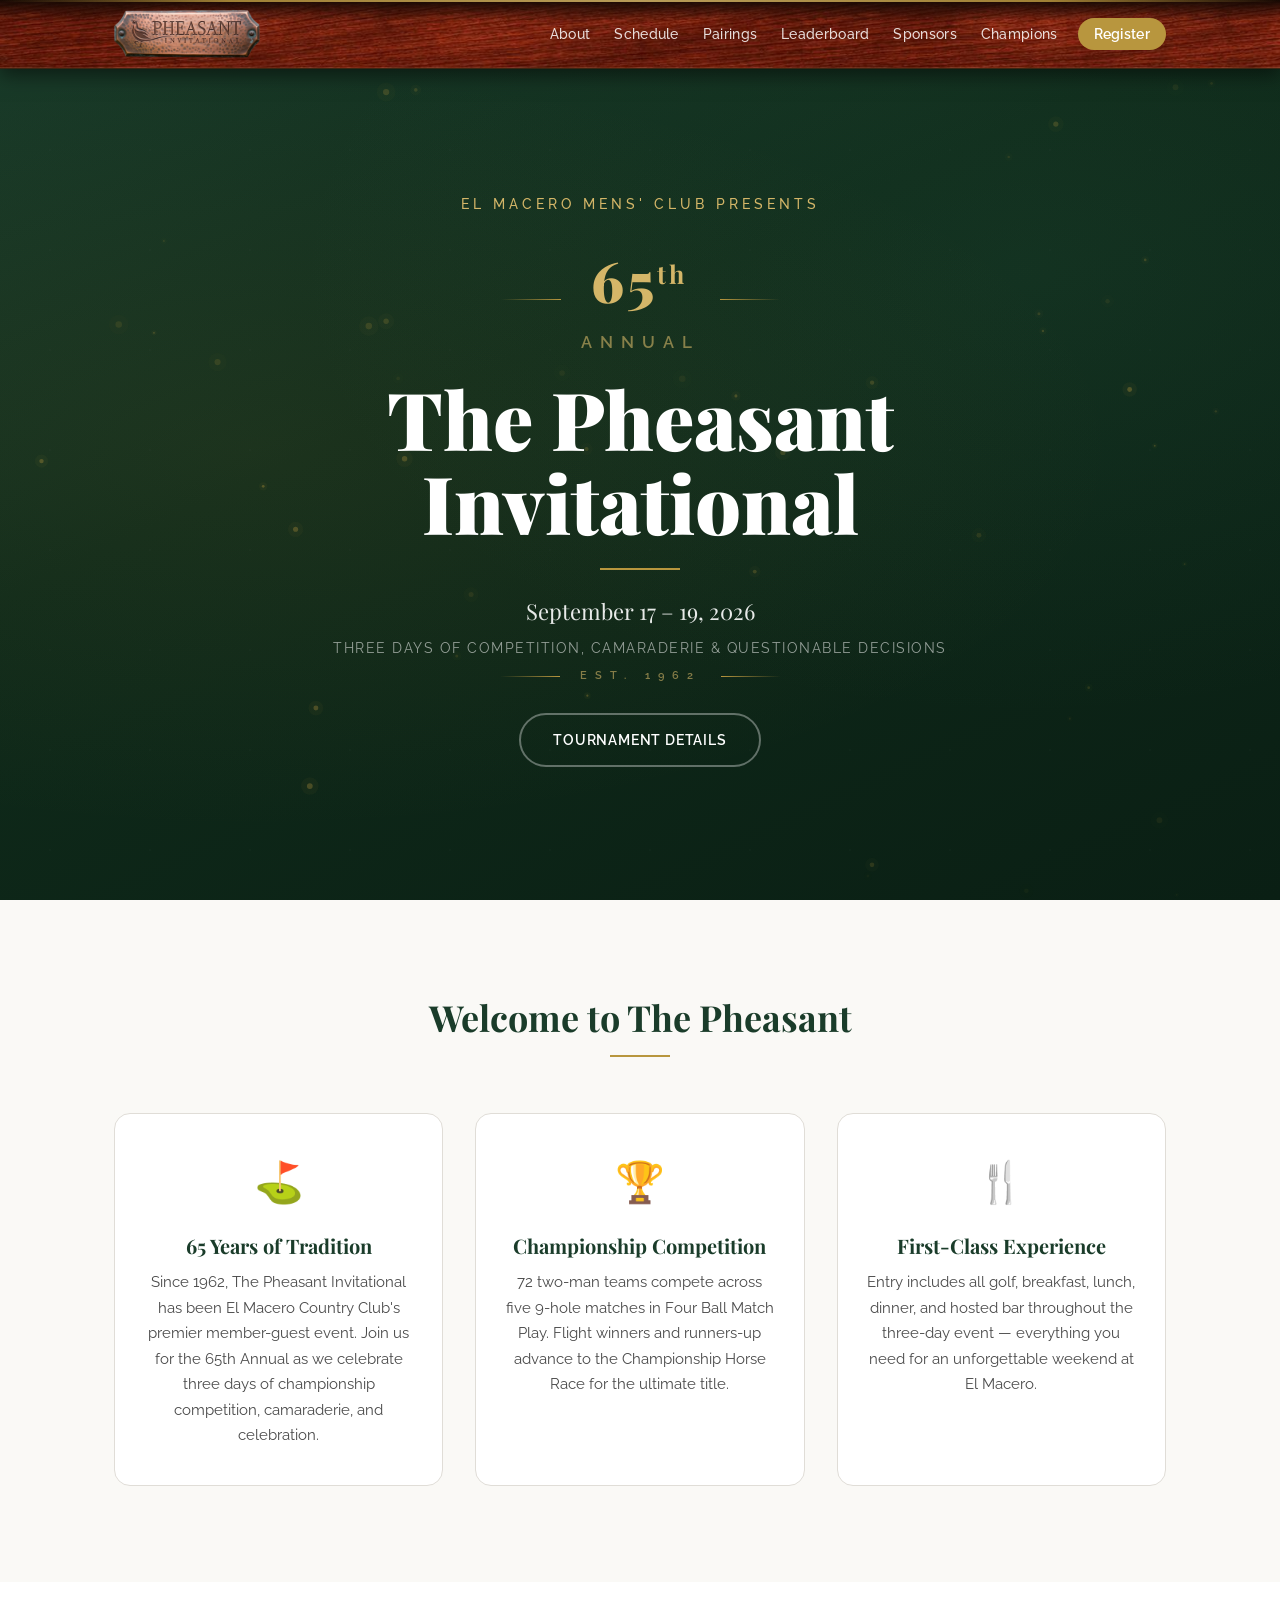
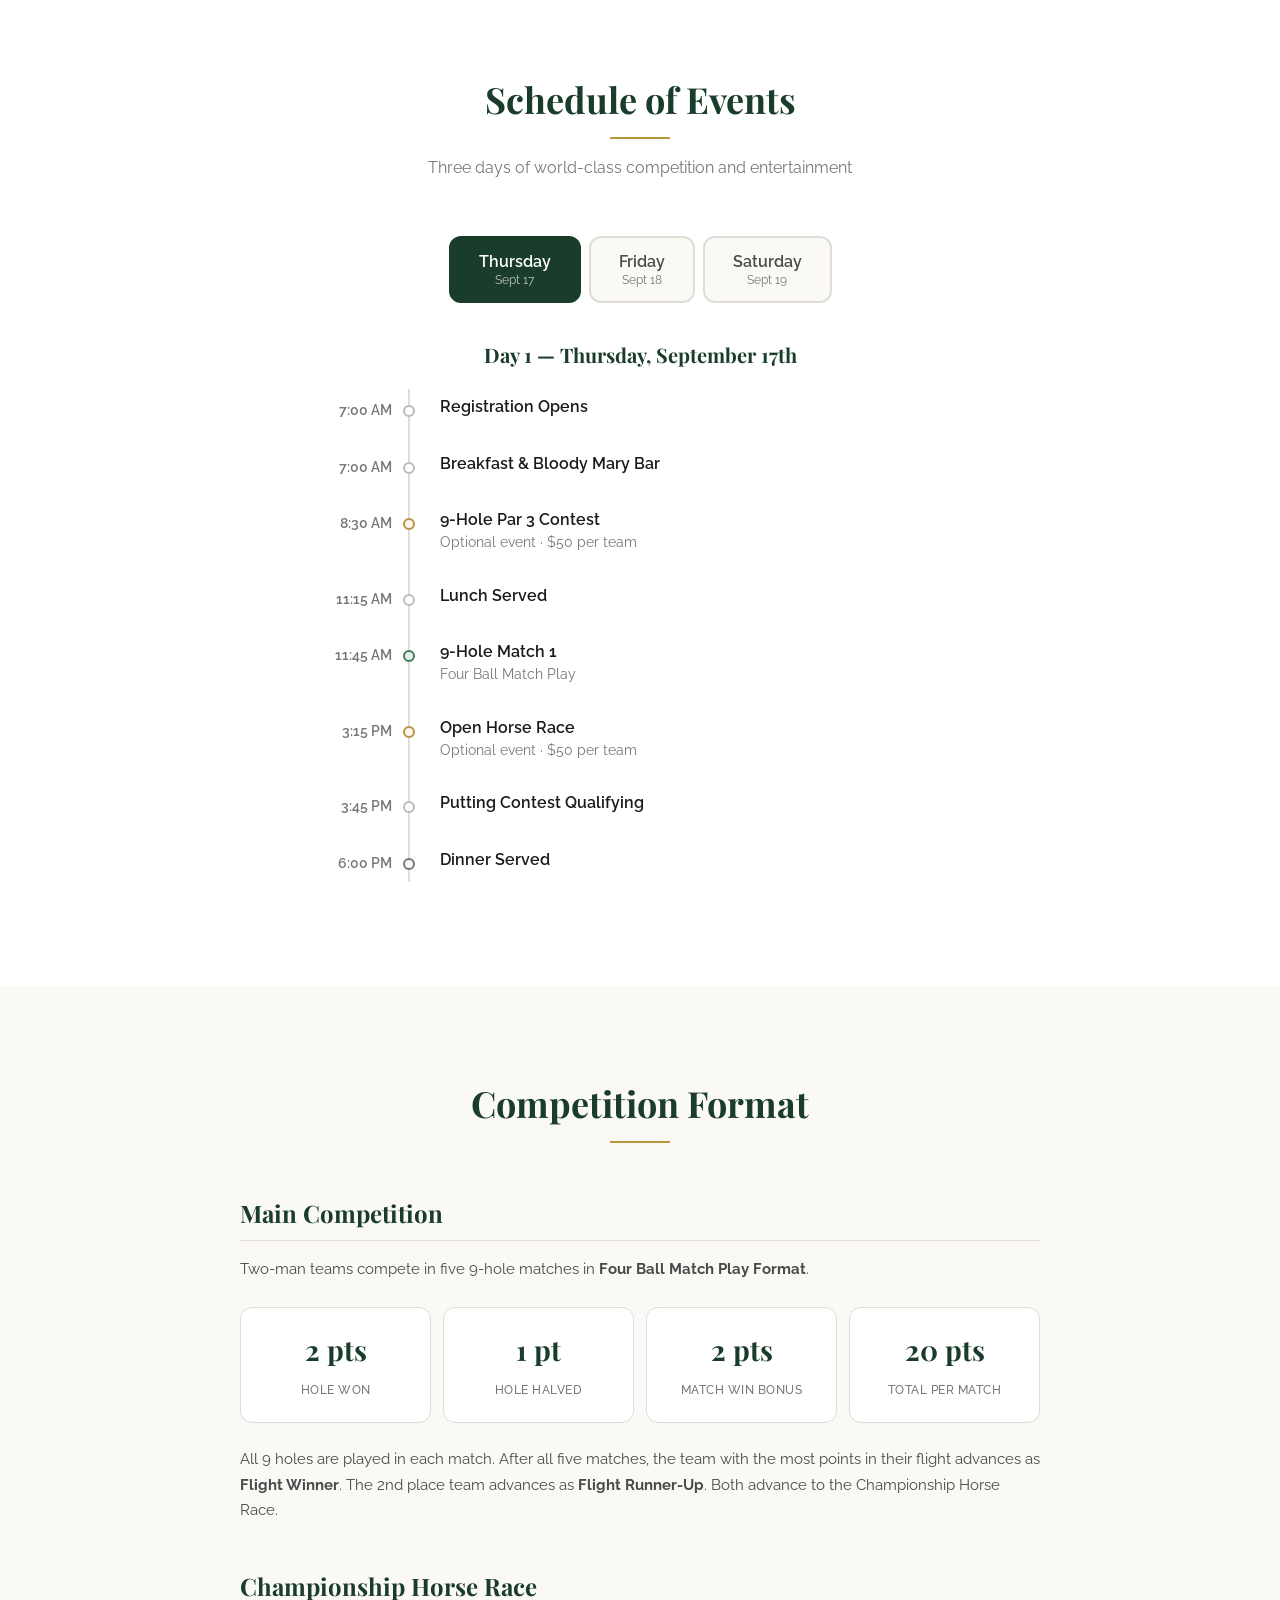
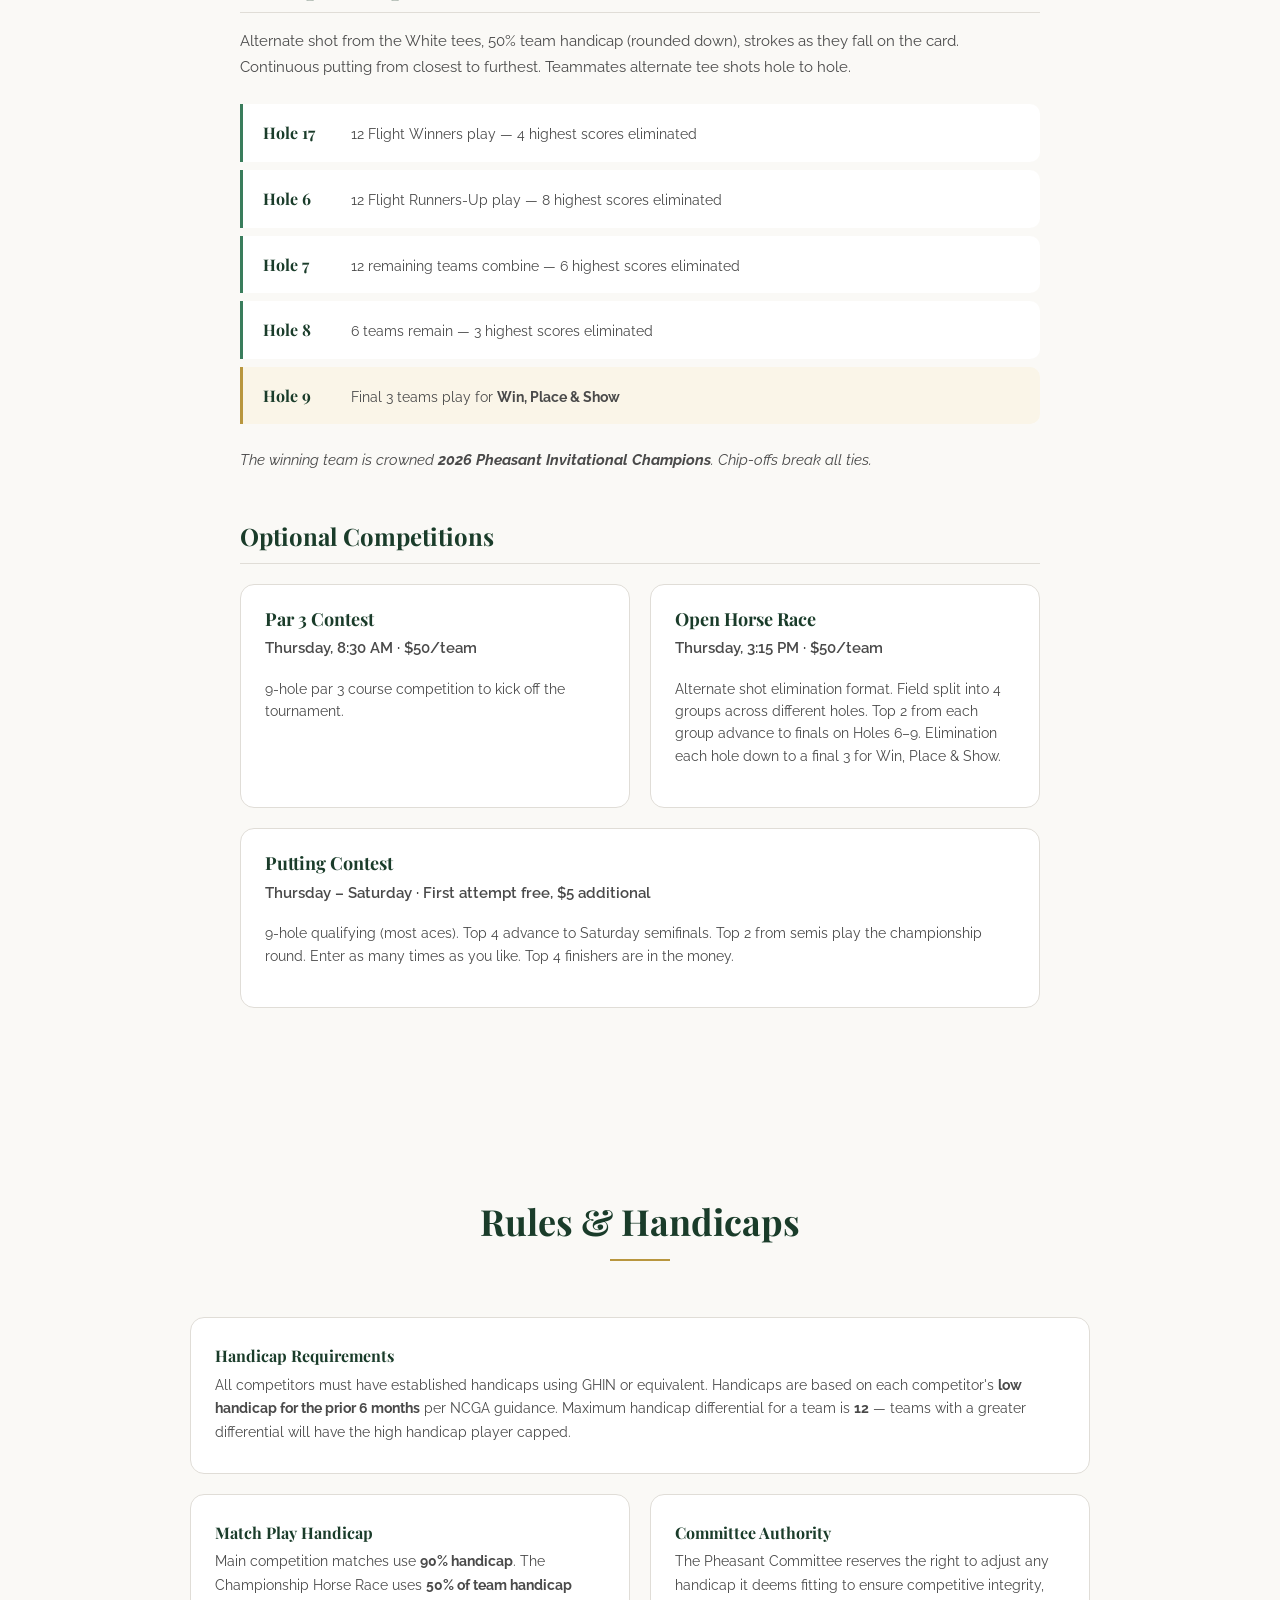
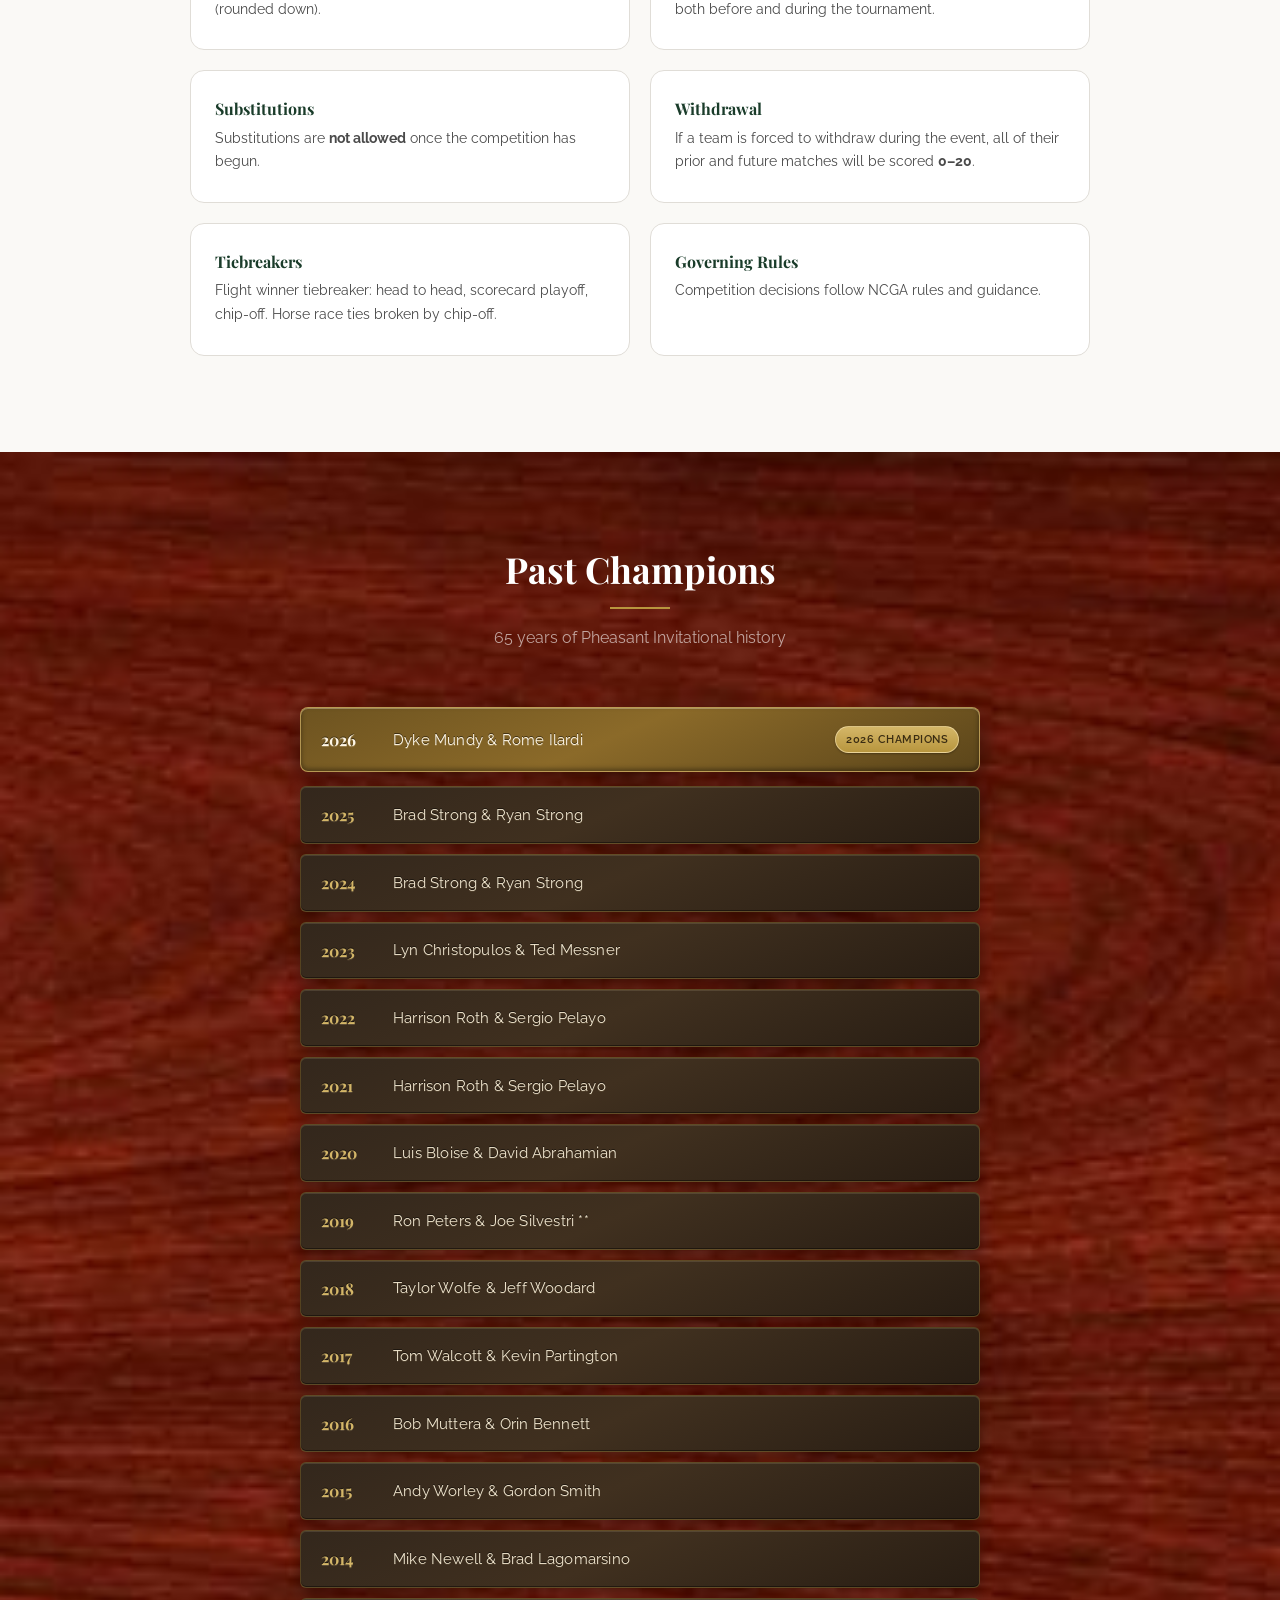
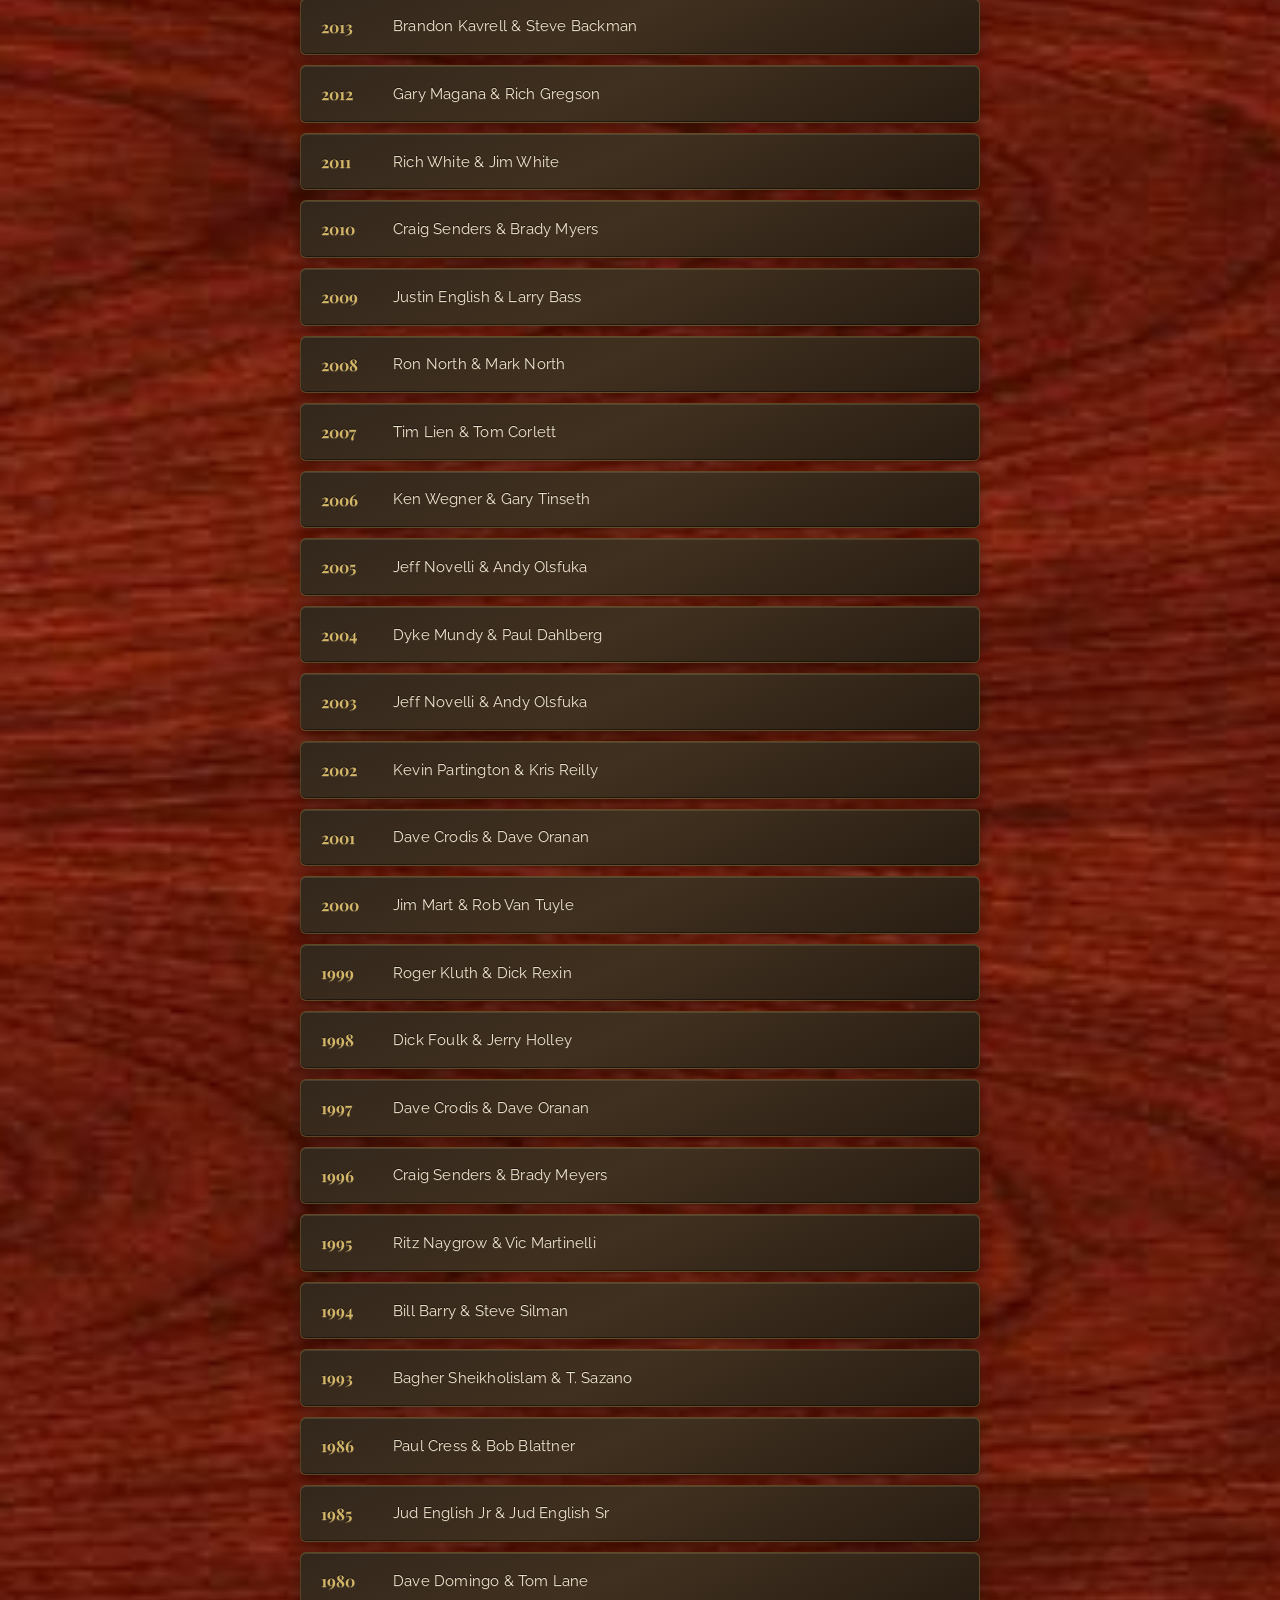
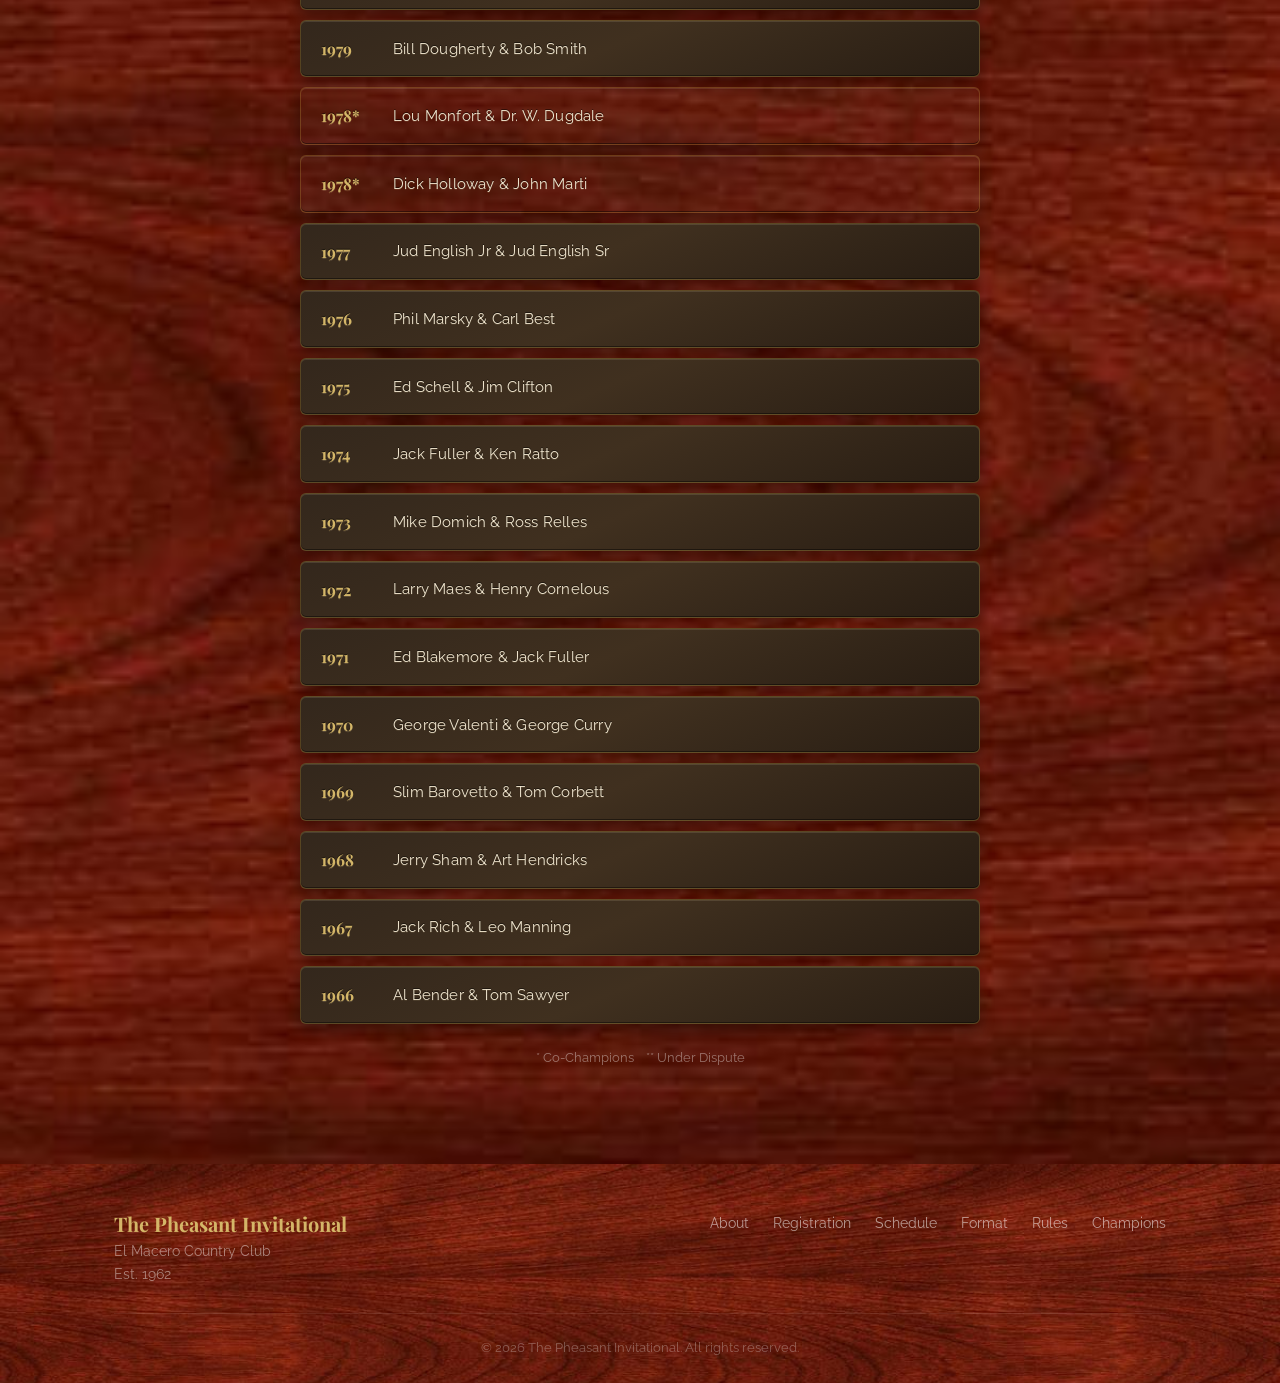
<file: index-tournament.html>
<!DOCTYPE html>
<html lang="en">
<head>
    <script async src="https://www.googletagmanager.com/gtag/js?id=G-2JSQBXHEBN"></script>
    <script>window.dataLayer=window.dataLayer||[];function gtag(){dataLayer.push(arguments);}gtag('js',new Date());gtag('config','G-2JSQBXHEBN');</script>
    <meta charset="UTF-8">
    <meta name="viewport" content="width=device-width, initial-scale=1.0, viewport-fit=cover">
    <title>The Pheasant Invitational | El Macero Country Club</title>
    <meta name="description" content="The Pheasant Invitational - El Macero Country Club's Premier Member-Guest Golf Tournament. September 17-19, 2026.">
    <link rel="preconnect" href="https://fonts.googleapis.com">
    <link rel="preconnect" href="https://fonts.gstatic.com" crossorigin>
    <link href="https://fonts.googleapis.com/css2?family=Playfair+Display:ital,wght@0,400;0,700;0,900;1,400&family=Raleway:wght@300;400;500;600;700&display=swap" rel="stylesheet">
    <link rel="stylesheet" href="styles.css?v=11">
    <link rel="stylesheet" href="lux.css?v=11">
    <link rel="manifest" href="manifest.json">
    <link rel="icon" href="favicon.ico" sizes="32x32">
    <link rel="apple-touch-icon" href="apple-touch-icon.png?v=2">
    <meta name="theme-color" content="#1a0a05">
    <meta name="apple-mobile-web-app-capable" content="yes">
    <meta name="apple-mobile-web-app-status-bar-style" content="black">
    <meta name="apple-mobile-web-app-title" content="Pheasant">
</head>
<body>
    <!-- Navigation -->
    <nav id="navbar" class="navbar">
        <div class="nav-container">
            <a href="#hero" class="nav-logo"><img src="copper-logo-nav.png" alt="The Pheasant Invitational" class="nav-logo-img"></a>
            <button class="nav-toggle" id="navToggle" aria-label="Toggle navigation">
                <span></span>
                <span></span>
                <span></span>
            </button>
            <ul class="nav-menu" id="navMenu">
                <li><a href="#about" class="nav-link">About</a></li>
                <li><a href="#schedule" class="nav-link">Schedule</a></li>
                <li><a href="pairings.html" class="nav-link">Pairings</a></li>
                <li><a href="leaderboard.html" class="nav-link">Leaderboard</a></li>
                <li><a href="sponsors.html" class="nav-link">Sponsors</a></li>
                <li><a href="#champions" class="nav-link">Champions</a></li>
                <li><a href="register.html" class="nav-link nav-cta">Register</a></li>
            </ul>
        </div>
    </nav>

    <!-- Hero Section -->
    <section id="hero" class="hero">
        <canvas id="heroParticles"></canvas>
        <div class="hero-overlay"></div>
        <div class="hero-content">
            <p class="hero-subtitle">El Macero Mens' Club Presents</p>
            <div class="hero-anniversary-line">
                <p class="hero-anniversary"><span id="annivCounter">65</span><span class="ordinal">th</span><span class="annual-text">Annual</span></p>
            </div>
            <h1 class="hero-title">The Pheasant<br>Invitational</h1>
            <div class="hero-divider"></div>
            <p class="hero-date">September 17 &ndash; 19, 2026</p>
            <p class="hero-tagline">Three Days of Competition, Camaraderie &amp; Questionable Decisions</p>
            <div class="hero-est-line">
                <p class="hero-est">Est. 1962</p>
            </div>
            <div class="hero-actions">
                <a href="#schedule" class="btn btn-outline">Tournament Details</a>
            </div>
        </div>
    </section>

    <!-- About Section -->
    <section id="about" class="section about">
        <div class="container">
            <div class="section-header">
                <h2>Welcome to The Pheasant</h2>
                <div class="section-divider"></div>
            </div>
            <div class="about-grid">
                <div class="about-card">
                    <div class="about-icon">&#9971;</div>
                    <h3>65 Years of Tradition</h3>
                    <p>Since 1962, The Pheasant Invitational has been El Macero Country Club's premier member-guest event. Join us for the 65th Annual as we celebrate three days of championship competition, camaraderie, and celebration.</p>
                </div>
                <div class="about-card">
                    <div class="about-icon">&#127942;</div>
                    <h3>Championship Competition</h3>
                    <p>72 two-man teams compete across five 9-hole matches in Four Ball Match Play. Flight winners and runners-up advance to the Championship Horse Race for the ultimate title.</p>
                </div>
                <div class="about-card">
                    <div class="about-icon">&#127860;</div>
                    <h3>First-Class Experience</h3>
                    <p>Entry includes all golf, breakfast, lunch, dinner, and hosted bar throughout the three-day event — everything you need for an unforgettable weekend at El Macero.</p>
                </div>
            </div>
        </div>
    </section>

    <!-- Schedule Section -->
    <section id="schedule" class="section schedule">
        <div class="container">
            <div class="section-header">
                <h2>Schedule of Events</h2>
                <div class="section-divider"></div>
                <p class="section-subtitle">Three days of world-class competition and entertainment</p>
            </div>

            <div class="schedule-tabs">
                <button class="tab-btn active" data-day="day1">Thursday<span class="tab-date">Sept 17</span></button>
                <button class="tab-btn" data-day="day2">Friday<span class="tab-date">Sept 18</span></button>
                <button class="tab-btn" data-day="day3">Saturday<span class="tab-date">Sept 19</span></button>
            </div>

            <div class="schedule-content">
                <!-- Day 1 -->
                <div class="schedule-day active" id="day1">
                    <h3 class="day-title">Day 1 &mdash; Thursday, September 17th</h3>
                    <div class="timeline">
                        <div class="timeline-item">
                            <div class="timeline-time">7:00 AM</div>
                            <div class="timeline-event">
                                <h4>Registration Opens</h4>
                            </div>
                        </div>
                        <div class="timeline-item">
                            <div class="timeline-time">7:00 AM</div>
                            <div class="timeline-event">
                                <h4>Breakfast &amp; Bloody Mary Bar</h4>
                            </div>
                        </div>
                        <div class="timeline-item highlight">
                            <div class="timeline-time">8:30 AM</div>
                            <div class="timeline-event">
                                <h4>9-Hole Par 3 Contest</h4>
                                <p>Optional event &middot; $50 per team</p>
                            </div>
                        </div>
                        <div class="timeline-item">
                            <div class="timeline-time">11:15 AM</div>
                            <div class="timeline-event">
                                <h4>Lunch Served</h4>
                            </div>
                        </div>
                        <div class="timeline-item match">
                            <div class="timeline-time">11:45 AM</div>
                            <div class="timeline-event">
                                <h4>9-Hole Match 1</h4>
                                <p>Four Ball Match Play</p>
                            </div>
                        </div>
                        <div class="timeline-item highlight">
                            <div class="timeline-time">3:15 PM</div>
                            <div class="timeline-event">
                                <h4>Open Horse Race</h4>
                                <p>Optional event &middot; $50 per team</p>
                            </div>
                        </div>
                        <div class="timeline-item">
                            <div class="timeline-time">3:45 PM</div>
                            <div class="timeline-event">
                                <h4>Putting Contest Qualifying</h4>
                            </div>
                        </div>
                        <div class="timeline-item social">
                            <div class="timeline-time">6:00 PM</div>
                            <div class="timeline-event">
                                <h4>Dinner Served</h4>
                            </div>
                        </div>
                    </div>
                </div>

                <!-- Day 2 -->
                <div class="schedule-day" id="day2">
                    <h3 class="day-title">Day 2 &mdash; Friday, September 18th</h3>
                    <div class="timeline">
                        <div class="timeline-item">
                            <div class="timeline-time">7:30 AM</div>
                            <div class="timeline-event">
                                <h4>Registration / Breakfast / Bloody Mary Bar</h4>
                            </div>
                        </div>
                        <div class="timeline-item match">
                            <div class="timeline-time">9:00 AM</div>
                            <div class="timeline-event">
                                <h4>9-Hole Match 2</h4>
                                <p>Four Ball Match Play</p>
                            </div>
                        </div>
                        <div class="timeline-item social">
                            <div class="timeline-time">12:00 PM</div>
                            <div class="timeline-event">
                                <h4>Lunch Served</h4>
                            </div>
                        </div>
                        <div class="timeline-item match">
                            <div class="timeline-time">1:00 PM</div>
                            <div class="timeline-event">
                                <h4>9-Hole Match 3</h4>
                                <p>Four Ball Match Play</p>
                            </div>
                        </div>
                        <div class="timeline-item highlight">
                            <div class="timeline-time">4:30 PM</div>
                            <div class="timeline-event">
                                <h4>Putting Contest / Friday Night Party</h4>
                            </div>
                        </div>
                        <div class="timeline-item social">
                            <div class="timeline-time">6:00 PM</div>
                            <div class="timeline-event">
                                <h4>Dinner Served</h4>
                            </div>
                        </div>
                        <div class="timeline-item social">
                            <div class="timeline-time">9:15 PM</div>
                            <div class="timeline-event">
                                <h4>Late-Night Snack</h4>
                            </div>
                        </div>
                    </div>
                </div>

                <!-- Day 3 -->
                <div class="schedule-day" id="day3">
                    <h3 class="day-title">Day 3 &mdash; Saturday, September 19th</h3>
                    <div class="timeline">
                        <div class="timeline-item">
                            <div class="timeline-time">7:00 AM</div>
                            <div class="timeline-event">
                                <h4>Breakfast / Bloody Mary Bar</h4>
                            </div>
                        </div>
                        <div class="timeline-item highlight">
                            <div class="timeline-time">7:30 AM</div>
                            <div class="timeline-event">
                                <h4>Putting Contest Semifinals</h4>
                            </div>
                        </div>
                        <div class="timeline-item match">
                            <div class="timeline-time">8:30 AM</div>
                            <div class="timeline-event">
                                <h4>9-Hole Match 4</h4>
                                <p>Four Ball Match Play</p>
                            </div>
                        </div>
                        <div class="timeline-item">
                            <div class="timeline-time">11:30 AM</div>
                            <div class="timeline-event">
                                <h4>Lunch / Putting Contest Championship</h4>
                            </div>
                        </div>
                        <div class="timeline-item match">
                            <div class="timeline-time">12:30 PM</div>
                            <div class="timeline-event">
                                <h4>9-Hole Match 5</h4>
                                <p>Four Ball Match Play</p>
                            </div>
                        </div>
                        <div class="timeline-item highlight">
                            <div class="timeline-time">4:00 PM</div>
                            <div class="timeline-event">
                                <h4>Championship Horse Race</h4>
                                <p>Flight Winners &amp; Runners-Up compete for the title</p>
                            </div>
                        </div>
                        <div class="timeline-item social">
                            <div class="timeline-time">5:30 PM</div>
                            <div class="timeline-event">
                                <h4>Cocktails &amp; Heavy Hors D'oeuvres</h4>
                            </div>
                        </div>
                        <div class="timeline-item social">
                            <div class="timeline-time">6:30 PM</div>
                            <div class="timeline-event">
                                <h4>Awards Presentation</h4>
                            </div>
                        </div>
                    </div>
                </div>
            </div>
        </div>
    </section>

    <!-- Competition Format Section -->
    <section id="format" class="section format">
        <div class="container">
            <div class="section-header">
                <h2>Competition Format</h2>
                <div class="section-divider"></div>
            </div>

            <!-- Main Competition -->
            <div class="format-block">
                <h3>Main Competition</h3>

                <p>Two-man teams compete in five 9-hole matches in <strong>Four Ball Match Play Format</strong>.</p>

                <div class="scoring-grid">
                    <div class="scoring-item">
                        <span class="scoring-value">2 pts</span>
                        <span class="scoring-label">Hole Won</span>
                    </div>
                    <div class="scoring-item">
                        <span class="scoring-value">1 pt</span>
                        <span class="scoring-label">Hole Halved</span>
                    </div>
                    <div class="scoring-item">
                        <span class="scoring-value">2 pts</span>
                        <span class="scoring-label">Match Win Bonus</span>
                    </div>
                    <div class="scoring-item">
                        <span class="scoring-value">20 pts</span>
                        <span class="scoring-label">Total Per Match</span>
                    </div>
                </div>

                <p>All 9 holes are played in each match. After all five matches, the team with the most points in their flight advances as <strong>Flight Winner</strong>. The 2nd place team advances as <strong>Flight Runner-Up</strong>. Both advance to the Championship Horse Race.</p>
            </div>

            <!-- Championship Horse Race -->
            <div class="format-block">
                <h3>Championship Horse Race</h3>
                <p>Alternate shot from the White tees, 50% team handicap (rounded down), strokes as they fall on the card. Continuous putting from closest to furthest. Teammates alternate tee shots hole to hole.</p>

                <div class="elimination-bracket">
                    <div class="bracket-round">
                        <div class="bracket-label">Hole 17</div>
                        <div class="bracket-detail">12 Flight Winners play &mdash; 4 highest scores eliminated</div>
                    </div>
                    <div class="bracket-round">
                        <div class="bracket-label">Hole 6</div>
                        <div class="bracket-detail">12 Flight Runners-Up play &mdash; 8 highest scores eliminated</div>
                    </div>
                    <div class="bracket-round">
                        <div class="bracket-label">Hole 7</div>
                        <div class="bracket-detail">12 remaining teams combine &mdash; 6 highest scores eliminated</div>
                    </div>
                    <div class="bracket-round">
                        <div class="bracket-label">Hole 8</div>
                        <div class="bracket-detail">6 teams remain &mdash; 3 highest scores eliminated</div>
                    </div>
                    <div class="bracket-round final">
                        <div class="bracket-label">Hole 9</div>
                        <div class="bracket-detail">Final 3 teams play for <strong>Win, Place &amp; Show</strong></div>
                    </div>
                </div>
                <p class="format-note">The winning team is crowned <strong>2026 Pheasant Invitational Champions</strong>. Chip-offs break all ties.</p>
            </div>

            <!-- Optional Competitions -->
            <div class="format-block">
                <h3>Optional Competitions</h3>

                <div class="optional-grid">
                    <div class="optional-card">
                        <h4>Par 3 Contest</h4>
                        <p class="optional-meta">Thursday, 8:30 AM &middot; $50/team</p>
                        <p>9-hole par 3 course competition to kick off the tournament.</p>
                    </div>

                    <div class="optional-card">
                        <h4>Open Horse Race</h4>
                        <p class="optional-meta">Thursday, 3:15 PM &middot; $50/team</p>
                        <p>Alternate shot elimination format. Field split into 4 groups across different holes. Top 2 from each group advance to finals on Holes 6&ndash;9. Elimination each hole down to a final 3 for Win, Place &amp; Show.</p>
                    </div>

                    <div class="optional-card optional-card--wide">
                        <h4>Putting Contest</h4>
                        <p class="optional-meta">Thursday &ndash; Saturday &middot; First attempt free, $5 additional</p>
                        <p>9-hole qualifying (most aces). Top 4 advance to Saturday semifinals. Top 2 from semis play the championship round. Enter as many times as you like. Top 4 finishers are in the money.</p>
                    </div>

                </div>
            </div>
        </div>
    </section>

    <!-- Rules Section -->
    <section id="rules" class="section rules">
        <div class="container">
            <div class="section-header">
                <h2>Rules &amp; Handicaps</h2>
                <div class="section-divider"></div>
            </div>

            <div class="rules-grid">
                <div class="rule-card rule-card--wide">
                    <h4>Handicap Requirements</h4>
                    <p>All competitors must have established handicaps using GHIN or equivalent. Handicaps are based on each competitor's <strong>low handicap for the prior 6 months</strong> per NCGA guidance. Maximum handicap differential for a team is <strong>12</strong> — teams with a greater differential will have the high handicap player capped.</p>
                </div>
                <div class="rule-card">
                    <h4>Match Play Handicap</h4>
                    <p>Main competition matches use <strong>90% handicap</strong>. The Championship Horse Race uses <strong>50% of team handicap</strong> (rounded down).</p>
                </div>
                <div class="rule-card">
                    <h4>Committee Authority</h4>
                    <p>The Pheasant Committee reserves the right to adjust any handicap it deems fitting to ensure competitive integrity, both before and during the tournament.</p>
                </div>
                <div class="rule-card">
                    <h4>Substitutions</h4>
                    <p>Substitutions are <strong>not allowed</strong> once the competition has begun.</p>
                </div>
                <div class="rule-card">
                    <h4>Withdrawal</h4>
                    <p>If a team is forced to withdraw during the event, all of their prior and future matches will be scored <strong>0&ndash;20</strong>.</p>
                </div>
                <div class="rule-card">
                    <h4>Tiebreakers</h4>
                    <p>Flight winner tiebreaker: head to head, scorecard playoff, chip-off. Horse race ties broken by chip-off.</p>
                </div>
                <div class="rule-card">
                    <h4>Governing Rules</h4>
                    <p>Competition decisions follow NCGA rules and guidance.</p>
                </div>
            </div>
        </div>
    </section>

    <!-- Past Champions Section -->
    <section id="champions" class="section champions">
        <div class="container">
            <div class="section-header">
                <h2>Past Champions</h2>
                <div class="section-divider"></div>
                <p class="section-subtitle">65 years of Pheasant Invitational history</p>
            </div>

            <div class="champions-list">
                <div class="champion-row defending">
                    <span class="champion-year">2026</span>
                    <span class="champion-names">Dyke Mundy &amp; Rome Ilardi</span>
                    <span class="champion-badge">2026 Champions</span>
                </div>
                <div class="champion-row">
                    <span class="champion-year">2025</span>
                    <span class="champion-names">Brad Strong &amp; Ryan Strong</span>
                </div>
                <div class="champion-row">
                    <span class="champion-year">2024</span>
                    <span class="champion-names">Brad Strong &amp; Ryan Strong</span>
                </div>
                <div class="champion-row">
                    <span class="champion-year">2023</span>
                    <span class="champion-names">Lyn Christopulos &amp; Ted Messner</span>
                </div>
                <div class="champion-row">
                    <span class="champion-year">2022</span>
                    <span class="champion-names">Harrison Roth &amp; Sergio Pelayo</span>
                </div>
                <div class="champion-row">
                    <span class="champion-year">2021</span>
                    <span class="champion-names">Harrison Roth &amp; Sergio Pelayo</span>
                </div>
                <div class="champion-row">
                    <span class="champion-year">2020</span>
                    <span class="champion-names">Luis Bloise &amp; David Abrahamian</span>
                </div>
                <div class="champion-row">
                    <span class="champion-year">2019</span>
                    <span class="champion-names">Ron Peters &amp; Joe Silvestri **</span>
                </div>
                <div class="champion-row">
                    <span class="champion-year">2018</span>
                    <span class="champion-names">Taylor Wolfe &amp; Jeff Woodard</span>
                </div>
                <div class="champion-row">
                    <span class="champion-year">2017</span>
                    <span class="champion-names">Tom Walcott &amp; Kevin Partington</span>
                </div>
                <div class="champion-row">
                    <span class="champion-year">2016</span>
                    <span class="champion-names">Bob Muttera &amp; Orin Bennett</span>
                </div>
                <div class="champion-row">
                    <span class="champion-year">2015</span>
                    <span class="champion-names">Andy Worley &amp; Gordon Smith</span>
                </div>
                <div class="champion-row">
                    <span class="champion-year">2014</span>
                    <span class="champion-names">Mike Newell &amp; Brad Lagomarsino</span>
                </div>
                <div class="champion-row">
                    <span class="champion-year">2013</span>
                    <span class="champion-names">Brandon Kavrell &amp; Steve Backman</span>
                </div>
                <div class="champion-row">
                    <span class="champion-year">2012</span>
                    <span class="champion-names">Gary Magana &amp; Rich Gregson</span>
                </div>
                <div class="champion-row">
                    <span class="champion-year">2011</span>
                    <span class="champion-names">Rich White &amp; Jim White</span>
                </div>
                <div class="champion-row">
                    <span class="champion-year">2010</span>
                    <span class="champion-names">Craig Senders &amp; Brady Myers</span>
                </div>
                <div class="champion-row">
                    <span class="champion-year">2009</span>
                    <span class="champion-names">Justin English &amp; Larry Bass</span>
                </div>
                <div class="champion-row">
                    <span class="champion-year">2008</span>
                    <span class="champion-names">Ron North &amp; Mark North</span>
                </div>
                <div class="champion-row">
                    <span class="champion-year">2007</span>
                    <span class="champion-names">Tim Lien &amp; Tom Corlett</span>
                </div>
                <div class="champion-row">
                    <span class="champion-year">2006</span>
                    <span class="champion-names">Ken Wegner &amp; Gary Tinseth</span>
                </div>
                <div class="champion-row">
                    <span class="champion-year">2005</span>
                    <span class="champion-names">Jeff Novelli &amp; Andy Olsfuka</span>
                </div>
                <div class="champion-row">
                    <span class="champion-year">2004</span>
                    <span class="champion-names">Dyke Mundy &amp; Paul Dahlberg</span>
                </div>
                <div class="champion-row">
                    <span class="champion-year">2003</span>
                    <span class="champion-names">Jeff Novelli &amp; Andy Olsfuka</span>
                </div>
                <div class="champion-row">
                    <span class="champion-year">2002</span>
                    <span class="champion-names">Kevin Partington &amp; Kris Reilly</span>
                </div>
                <div class="champion-row">
                    <span class="champion-year">2001</span>
                    <span class="champion-names">Dave Crodis &amp; Dave Oranan</span>
                </div>
                <div class="champion-row">
                    <span class="champion-year">2000</span>
                    <span class="champion-names">Jim Mart &amp; Rob Van Tuyle</span>
                </div>
                <div class="champion-row">
                    <span class="champion-year">1999</span>
                    <span class="champion-names">Roger Kluth &amp; Dick Rexin</span>
                </div>
                <div class="champion-row">
                    <span class="champion-year">1998</span>
                    <span class="champion-names">Dick Foulk &amp; Jerry Holley</span>
                </div>
                <div class="champion-row">
                    <span class="champion-year">1997</span>
                    <span class="champion-names">Dave Crodis &amp; Dave Oranan</span>
                </div>
                <div class="champion-row">
                    <span class="champion-year">1996</span>
                    <span class="champion-names">Craig Senders &amp; Brady Meyers</span>
                </div>
                <div class="champion-row">
                    <span class="champion-year">1995</span>
                    <span class="champion-names">Ritz Naygrow &amp; Vic Martinelli</span>
                </div>
                <div class="champion-row">
                    <span class="champion-year">1994</span>
                    <span class="champion-names">Bill Barry &amp; Steve Silman</span>
                </div>
                <div class="champion-row">
                    <span class="champion-year">1993</span>
                    <span class="champion-names">Bagher Sheikholislam &amp; T. Sazano</span>
                </div>
                <div class="champion-row">
                    <span class="champion-year">1986</span>
                    <span class="champion-names">Paul Cress &amp; Bob Blattner</span>
                </div>
                <div class="champion-row">
                    <span class="champion-year">1985</span>
                    <span class="champion-names">Jud English Jr &amp; Jud English Sr</span>
                </div>
                <div class="champion-row">
                    <span class="champion-year">1980</span>
                    <span class="champion-names">Dave Domingo &amp; Tom Lane</span>
                </div>
                <div class="champion-row">
                    <span class="champion-year">1979</span>
                    <span class="champion-names">Bill Dougherty &amp; Bob Smith</span>
                </div>
                <div class="champion-row co-champ">
                    <span class="champion-year">1978*</span>
                    <span class="champion-names">Lou Monfort &amp; Dr. W. Dugdale</span>
                </div>
                <div class="champion-row co-champ">
                    <span class="champion-year">1978*</span>
                    <span class="champion-names">Dick Holloway &amp; John Marti</span>
                </div>
                <div class="champion-row">
                    <span class="champion-year">1977</span>
                    <span class="champion-names">Jud English Jr &amp; Jud English Sr</span>
                </div>
                <div class="champion-row">
                    <span class="champion-year">1976</span>
                    <span class="champion-names">Phil Marsky &amp; Carl Best</span>
                </div>
                <div class="champion-row">
                    <span class="champion-year">1975</span>
                    <span class="champion-names">Ed Schell &amp; Jim Clifton</span>
                </div>
                <div class="champion-row">
                    <span class="champion-year">1974</span>
                    <span class="champion-names">Jack Fuller &amp; Ken Ratto</span>
                </div>
                <div class="champion-row">
                    <span class="champion-year">1973</span>
                    <span class="champion-names">Mike Domich &amp; Ross Relles</span>
                </div>
                <div class="champion-row">
                    <span class="champion-year">1972</span>
                    <span class="champion-names">Larry Maes &amp; Henry Cornelous</span>
                </div>
                <div class="champion-row">
                    <span class="champion-year">1971</span>
                    <span class="champion-names">Ed Blakemore &amp; Jack Fuller</span>
                </div>
                <div class="champion-row">
                    <span class="champion-year">1970</span>
                    <span class="champion-names">George Valenti &amp; George Curry</span>
                </div>
                <div class="champion-row">
                    <span class="champion-year">1969</span>
                    <span class="champion-names">Slim Barovetto &amp; Tom Corbett</span>
                </div>
                <div class="champion-row">
                    <span class="champion-year">1968</span>
                    <span class="champion-names">Jerry Sham &amp; Art Hendricks</span>
                </div>
                <div class="champion-row">
                    <span class="champion-year">1967</span>
                    <span class="champion-names">Jack Rich &amp; Leo Manning</span>
                </div>
                <div class="champion-row">
                    <span class="champion-year">1966</span>
                    <span class="champion-names">Al Bender &amp; Tom Sawyer</span>
                </div>
            </div>

            <p class="champions-footnote">* Co-Champions &nbsp;&nbsp; ** Under Dispute</p>
        </div>
    </section>

    <!-- Footer -->
    <footer class="footer">
        <div class="container">
            <div class="footer-content">
                <div class="footer-brand">
                    <h3>The Pheasant Invitational</h3>
                    <p>El Macero Country Club</p>
                    <p>Est. 1962</p>
                </div>
                <div class="footer-links">
                    <a href="#about">About</a>
                    <a href="#registration">Registration</a>
                    <a href="#schedule">Schedule</a>
                    <a href="#format">Format</a>
                    <a href="#rules">Rules</a>
                    <a href="#champions">Champions</a>
                </div>
            </div>
            <div class="footer-bottom">
                <p>&copy; 2026 The Pheasant Invitational. All rights reserved.</p>
            </div>
        </div>
    </footer>

    <script src="app.js?v=11"></script>
    <script src="lux.js?v=11"></script>
    <script>
    function downloadICS(type) {
        var isSponsor = type === 'sponsor';
        var title = isSponsor
            ? 'Pheasant Invitational — Hole Sponsor Registration Opens'
            : 'Pheasant Invitational — Open Registration Opens';
        var description = isSponsor
            ? 'Hole Sponsor Registration opens. All golf members eligible — Prop/Emeritus priority. Register at www.pheasantinvitational.com/register.html'
            : 'Open Registration opens for all members. Register at www.pheasantinvitational.com/register.html';
        // June 5 10AM PDT = 17:00 UTC | June 12 10AM PDT = 17:00 UTC
        var dtStart = isSponsor ? '20260605T170000Z' : '20260612T170000Z';
        var dtEnd   = isSponsor ? '20260605T180000Z' : '20260612T180000Z';
        var now = new Date().toISOString().replace(/[-:]/g, '').split('.')[0] + 'Z';

        var ics = [
            'BEGIN:VCALENDAR',
            'VERSION:2.0',
            'PRODID:-//Pheasant Invitational//EN',
            'CALSCALE:GREGORIAN',
            'METHOD:PUBLISH',
            'BEGIN:VEVENT',
            'UID:' + dtStart + '-pheasant-' + type + '@pheasantinvitational.com',
            'DTSTAMP:' + now,
            'DTSTART:' + dtStart,
            'DTEND:' + dtEnd,
            'SUMMARY:' + title,
            'DESCRIPTION:' + description,
            'URL:https://www.pheasantinvitational.com/register.html',
            'END:VEVENT',
            'END:VCALENDAR'
        ].join('\r\n');

        var blob = new Blob([ics], { type: 'text/calendar;charset=utf-8' });
        var url = URL.createObjectURL(blob);
        var a = document.createElement('a');
        a.href = url;
        a.download = isSponsor
            ? 'pheasant-sponsor-registration.ics'
            : 'pheasant-open-registration.ics';
        document.body.appendChild(a);
        a.click();
        document.body.removeChild(a);
        URL.revokeObjectURL(url);
    }
    </script>
</body>
</html>
</file>
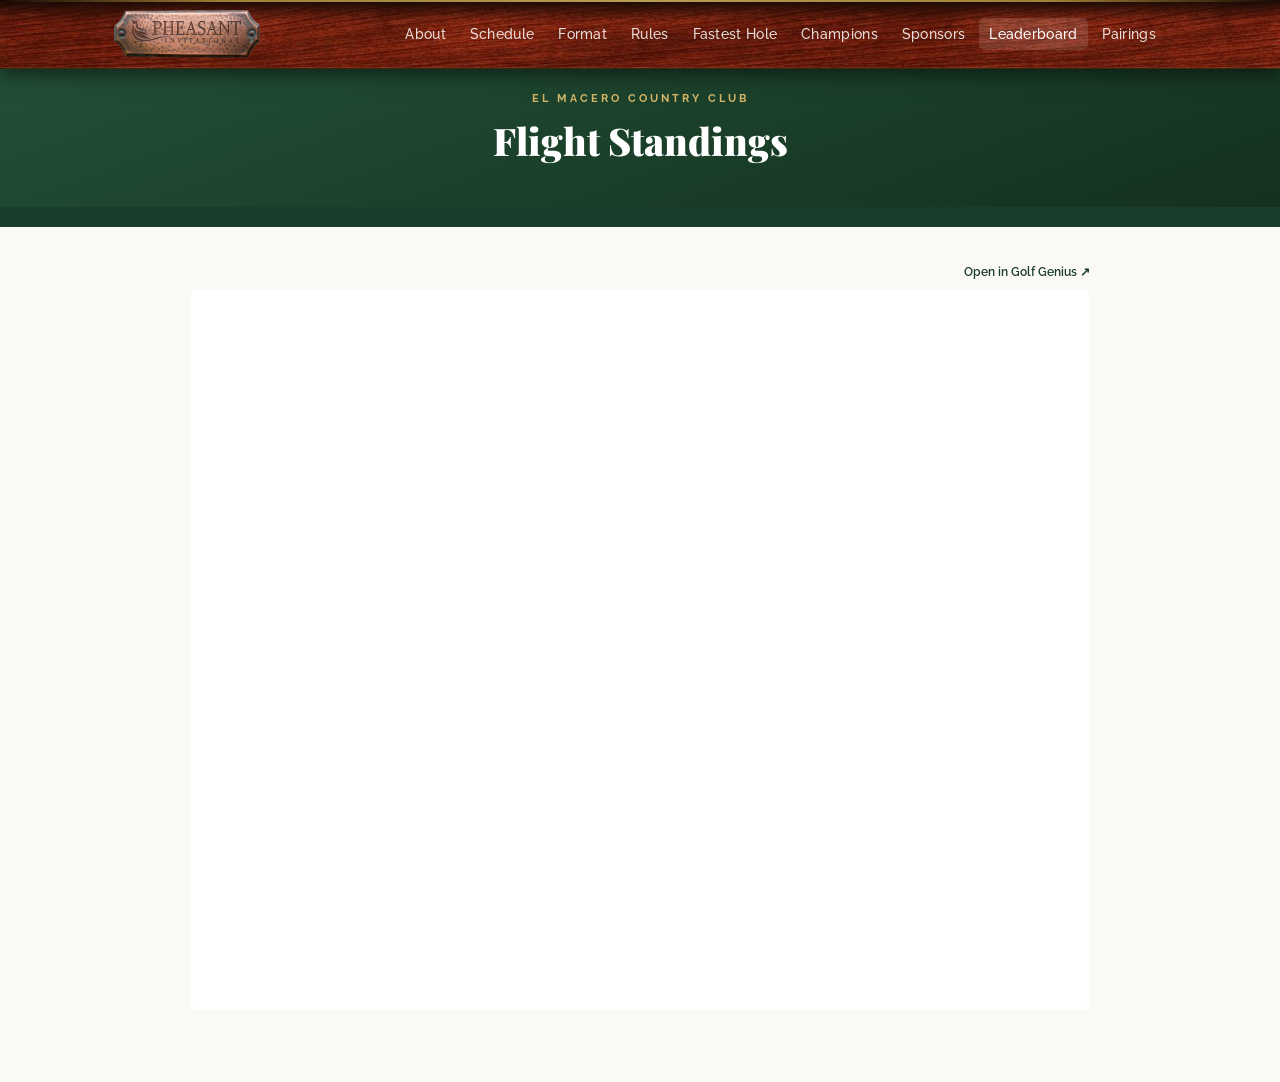
<file: leaderboard.html>
<!DOCTYPE html>
<html lang="en">
<head>
  <script async src="https://www.googletagmanager.com/gtag/js?id=G-2JSQBXHEBN"></script>
  <script>window.dataLayer=window.dataLayer||[];function gtag(){dataLayer.push(arguments);}gtag('js',new Date());gtag('config','G-2JSQBXHEBN');</script>
  <meta charset="UTF-8">
  <meta name="viewport" content="width=device-width, initial-scale=1.0, viewport-fit=cover">
  <title>Leaderboard | The Pheasant Invitational</title>
  <meta name="description" content="Live leaderboard and flight standings for The Pheasant Invitational at El Macero Country Club.">
  <link rel="preconnect" href="https://fonts.googleapis.com">
  <link rel="preconnect" href="https://fonts.gstatic.com" crossorigin>
  <link href="https://fonts.googleapis.com/css2?family=Playfair+Display:ital,wght@0,400;0,700;0,900;1,400&family=Raleway:wght@300;400;500;600;700&display=swap" rel="stylesheet">
  <link rel="stylesheet" href="styles.css?v=11">
    <link rel="stylesheet" href="lux.css?v=11">
  <link rel="icon" href="favicon.ico" sizes="32x32">
  <meta name="theme-color" content="#1a0a05">
  <link rel="manifest" href="manifest.json">
  <link rel="icon" href="favicon.ico" sizes="32x32">
  <link rel="apple-touch-icon" href="apple-touch-icon.png?v=2">
  <meta name="apple-mobile-web-app-capable" content="yes">
  <meta name="mobile-web-app-capable" content="yes">
  <meta name="apple-mobile-web-app-status-bar-style" content="black">
  <meta name="apple-mobile-web-app-title" content="Pheasant">
  <style>
    /* ── Leaderboard page styles ── */

    /* Fill the screen so cream always reaches the bottom (no white gap when
       the content is short, e.g. the Coming Soon state). */
    body { background: var(--cream); display: flex; flex-direction: column; min-height: 100vh; }

    .lb-hero {
      background: linear-gradient(160deg, #24523a 0%, #14311d 100%);
      min-height: 200px;
      display: flex;
      align-items: flex-end;
      padding-bottom: 36px;
      position: relative;
    }
    .lb-hero::before {
      content: '';
      position: absolute;
      inset: 0;
      background: none;
    }
    .lb-hero-content {
      position: relative;
      z-index: 1;
      width: 100%;
      text-align: center;
      color: #fff;
      padding: 0 24px;
      padding-top: calc(90px + env(safe-area-inset-top, 0px));
    }
    .lb-hero-eyebrow {
      font-family: 'Raleway', sans-serif;
      font-size: 11px;
      font-weight: 700;
      letter-spacing: 3px;
      text-transform: uppercase;
      color: var(--gold-light);
      margin-bottom: 10px;
    }
    .lb-hero-title {
      font-family: 'Playfair Display', serif;
      font-size: 38px;
      font-weight: 900;
      color: #fff;
      margin-bottom: 8px;
    }
    .lb-hero-sub {
      font-size: 13px;
      color: rgba(255,255,255,0.7);
      letter-spacing: 1px;
    }

    /* ── Status bar ── */
    .lb-status-bar {
      background: var(--green-dark);
      padding: 10px 24px;
      display: flex;
      align-items: center;
      justify-content: space-between;
      gap: 12px;
      flex-wrap: wrap;
    }
    .lb-status-bar .container {
      display: flex;
      align-items: center;
      justify-content: space-between;
      gap: 12px;
      flex-wrap: wrap;
      width: 100%;
    }
    .lb-badge {
      display: inline-flex;
      align-items: center;
      gap: 6px;
      font-size: 11px;
      font-weight: 700;
      letter-spacing: 2px;
      text-transform: uppercase;
      padding: 4px 12px;
      border-radius: 20px;
    }
    .lb-badge.live {
      background: rgba(220,38,38,0.15);
      color: #f87171;
      border: 1px solid rgba(220,38,38,0.3);
    }
    .lb-badge.live::before {
      content: '';
      width: 7px;
      height: 7px;
      border-radius: 50%;
      background: #f87171;
      animation: pulse-dot 1.4s ease infinite;
    }
    @keyframes pulse-dot {
      0%, 100% { opacity: 1; }
      50% { opacity: 0.3; }
    }
    .lb-badge.final {
      background: rgba(184,150,62,0.15);
      color: var(--gold-light);
      border: 1px solid rgba(184,150,62,0.3);
    }
    .lb-updated {
      font-size: 12px;
      color: rgba(255,255,255,0.45);
      font-family: 'Raleway', sans-serif;
    }

    /* ── Main layout ── */
    .lb-page {
      padding: 36px 0 72px;
      background: var(--cream);
      flex: 1 0 auto;   /* grow to fill so cream reaches the bottom */
    }

    /* ── Embedded Golf Genius results (iframe-only mode) ── */
    .lb-embed { max-width: 900px; margin: 0 auto; }
    .lb-embed-link {
      text-align: right; margin: 0 0 8px;
      font-family: 'Raleway', sans-serif; font-size: 12px;
    }
    .lb-embed-link a { color: var(--green-dark); font-weight: 600; }
    .lb-embed iframe {
      display: block; width: 100%; height: 80vh;
      border: 0; background: #fff; border-radius: 8px;
    }
    @media (max-width: 600px) {
      /* Phone: run the frame edge to edge and give it nearly the whole screen */
      .lb-page.lb-embed-mode { padding: 8px 0 72px; }
      .lb-embed { margin: 0 -24px; }             /* cancel .container side padding */
      .lb-embed-link { padding: 0 16px; margin-bottom: 6px; }
      .lb-embed iframe { border-radius: 0; height: calc(100vh - 150px); min-height: 520px; }
    }

    /* ── Flight tabs ── */
    .flight-tabs-outer {
      position: sticky;
      top: calc(68px + env(safe-area-inset-top, 0px));                 /* sit just below the fixed navbar */
      z-index: 50;
      background: var(--cream);
      padding: 10px 0 8px;
      margin-bottom: 20px;
      box-shadow: 0 6px 10px -8px rgba(0,0,0,0.35);
    }
    .flight-tabs-wrap {
      overflow-x: auto;
      -webkit-overflow-scrolling: touch;
      scrollbar-width: none;
    }
    .flight-tabs-wrap::-webkit-scrollbar { display: none; }
    .flight-tabs {
      display: flex;
      gap: 6px;
      min-width: max-content;
      padding-bottom: 2px;
    }
    .flight-tabs-arrow {
      position: absolute;
      top: 0;
      bottom: 2px;
      width: 36px;
      display: flex;
      align-items: center;
      justify-content: center;
      border: none;
      cursor: pointer;
      z-index: 2;
      font-size: 16px;
      color: var(--gray-mid);
      transition: opacity 0.2s;
    }
    .flight-tabs-arrow:hover { color: var(--green-dark); }
    .flight-tabs-arrow.hidden { opacity: 0; pointer-events: none; }
    .flight-tabs-arrow--left {
      left: -4px;
      background: linear-gradient(to right, var(--cream) 60%, transparent);
      padding-right: 8px;
    }
    .flight-tabs-arrow--right {
      right: -4px;
      background: linear-gradient(to left, var(--cream) 60%, transparent);
      padding-left: 8px;
    }
    .flight-tab {
      font-family: 'Raleway', sans-serif;
      font-size: 11px;
      font-weight: 700;
      letter-spacing: 1.5px;
      text-transform: uppercase;
      padding: 8px 16px;
      border-radius: 4px;
      border: 1px solid var(--gray-rule);
      background: #fff;
      color: var(--gray-dark);
      cursor: pointer;
      transition: all 0.18s;
      white-space: nowrap;
    }
    .flight-tab:hover {
      border-color: var(--gold);
      color: var(--green-dark);
    }
    .flight-tab.active {
      background: var(--green-dark);
      border-color: var(--green-dark);
      color: #fff;
    }
    .flight-tab.advances {
      position: relative;
    }
    .flight-tab.advances::after {
      content: '★';
      font-size: 8px;
      position: absolute;
      top: -4px;
      right: -4px;
      color: var(--gold);
    }

    /* ── Flight panel ── */
    .flight-panel { display: none; }
    .flight-panel.active { display: block; }

    .flight-header {
      display: flex;
      align-items: baseline;
      justify-content: space-between;
      margin-bottom: 16px;
      flex-wrap: wrap;
      gap: 8px;
    }
    .flight-name {
      font-family: 'Playfair Display', serif;
      font-size: 22px;
      font-weight: 700;
      color: var(--green-dark);
    }
    .flight-note {
      font-size: 12px;
      color: var(--gray-mid);
      font-style: italic;
    }

    /* ── Standings table ── */
    .lb-table-wrap {
      background: #fff;
      border-radius: 8px;
      border: 1px solid var(--gray-rule);
      overflow: hidden;
      box-shadow: 0 2px 12px rgba(0,0,0,0.06);
    }
    .lb-table {
      width: 100%;
      border-collapse: collapse;
      font-family: 'Raleway', sans-serif;
    }
    .lb-table thead tr {
      background: var(--green-dark);
    }
    .lb-table thead th {
      padding: 13px 16px;
      text-align: left;
      font-size: 10px;
      font-weight: 700;
      letter-spacing: 1.5px;
      text-transform: uppercase;
      color: rgba(255,255,255,0.7);
      white-space: nowrap;
    }
    .lb-table thead th:first-child {
      color: var(--gold-light);
      width: 48px;
      text-align: center;
    }
    .lb-table thead th.right { text-align: right; }

    .lb-table tbody tr {
      border-bottom: 1px solid var(--gray-rule);
      transition: background 0.15s;
    }
    .lb-table tbody tr:last-child { border-bottom: none; }
    .lb-table tbody tr:hover { background: var(--green-pale); }
    .lb-table tbody tr.rank-1 { background: var(--gold-pale); }
    .lb-table tbody tr.rank-1:hover { background: #f5edcc; }
    .lb-table tbody tr.rank-2 { background: #f7f7f5; }

    .lb-table td {
      padding: 14px 16px;
      font-size: 14px;
      color: var(--charcoal);
      vertical-align: middle;
    }
    .lb-table td.pos {
      text-align: center;
      font-weight: 700;
      font-size: 13px;
      color: var(--gray-mid);
      width: 48px;
    }
    .lb-table tbody tr.rank-1 td.pos { color: var(--gold); font-size: 15px; }
    .lb-table td.team-cell { min-width: 180px; }
    .team-names {
      font-weight: 600;
      color: var(--green-dark);
      line-height: 1.3;
    }
    /* ── Follow My Team ── */
    .follow-star {
      background: none;
      border: none;
      cursor: pointer;
      padding: 0 6px 0 0;
      font-size: 17px;
      line-height: 1;
      color: var(--gray-light);
      vertical-align: baseline;
      -webkit-tap-highlight-color: transparent;
      transition: transform 0.12s, color 0.12s;
    }
    .follow-star:hover { color: var(--gold); }
    .follow-star.on { color: var(--gold); }
    .follow-star:active { transform: scale(1.3); }
    .lb-table tbody tr.followed {
      background: var(--gold-pale);
      box-shadow: inset 3px 0 0 var(--gold);
    }
    .lb-table tbody tr.followed:hover { background: #f5edcc; }
    .team-clubs {
      font-size: 11px;
      color: var(--gray-mid);
      margin-top: 2px;
      line-height: 1.3;
    }
    .lb-table td.right { text-align: right; }
    .lb-table td.round {
      text-align: right;
      color: var(--gray-dark);
      font-size: 13px;
      min-width: 52px;
    }
    .lb-table td.round-total {
      text-align: right;
      font-weight: 700;
      font-size: 15px;
      color: var(--green-dark);
      min-width: 60px;
    }
    .lb-table tbody tr.rank-1 td.round-total { color: var(--gold); }
    .round-result {
      display: block;
      font-size: 9px;
      font-weight: 600;
      color: var(--gray-mid);
      letter-spacing: 0.5px;
      margin-top: 1px;
    }

    /* advance badges */
    .advance-badge {
      display: inline-block;
      font-size: 9px;
      font-weight: 700;
      letter-spacing: 1px;
      text-transform: uppercase;
      padding: 2px 7px;
      border-radius: 3px;
      margin-left: 8px;
      vertical-align: middle;
    }
    .advance-badge.winner {
      background: var(--gold);
      color: #fff;
    }
    .advance-badge.runner {
      background: var(--gray-light);
      color: var(--gray-dark);
    }
    .advance-badge.playoff {
      background: #fff;
      color: var(--green-dark);
      border: 1px solid var(--green-dark);
    }

    /* ── Loading / error states ── */
    .lb-loading, .lb-error {
      text-align: center;
      padding: 60px 24px;
      color: var(--gray-mid);
      font-family: 'Raleway', sans-serif;
    }
    .lb-loading .spinner {
      width: 32px;
      height: 32px;
      border: 3px solid var(--gray-rule);
      border-top-color: var(--green-mid);
      border-radius: 50%;
      animation: spin 0.8s linear infinite;
      margin: 0 auto 16px;
    }
    @keyframes spin { to { transform: rotate(360deg); } }
    .lb-error { color: var(--danger); }

    /* ── Round detail (hidden by default; shown on mobile when expanded) ── */
    .round-detail { display: none; }
    .row-chevron  { display: none; }

    /* ── Mobile ── */
    @media (max-width: 680px) {
      /* Compact header — clean but data-rich, ~40% shorter */
      .lb-hero { min-height: 0; padding-bottom: 12px; }
      .lb-hero-content { padding-top: calc(78px + env(safe-area-inset-top, 0px)); }
      .lb-hero-eyebrow { font-size: 10px; letter-spacing: 2px; margin-bottom: 3px; }
      .lb-hero-title { font-size: 23px; margin-bottom: 5px; }
      .lb-hero-sub { font-size: 12px; }
      .lb-status-bar { padding: 7px 20px; }
      .lb-badge { font-size: 10px; padding: 3px 10px; letter-spacing: 1.5px; }
      .lb-updated { font-size: 11px; }
      .lb-table td, .lb-table th { padding: 10px 8px; }
      .lb-table .col-r1, .lb-table .col-r2, .lb-table .col-r3,
      .lb-table .col-r4, .lb-table .col-r5 { display: none; }
      .lb-table { width: 100%; }
      .team-names { font-size: 15px; }
      .advance-badge { font-size: 9px; padding: 2px 6px; }

      /* Tap-to-expand */
      .lb-table tbody tr { cursor: pointer; -webkit-tap-highlight-color: transparent; }

      .row-chevron {
        display: block;
        font-size: 10px;
        color: var(--gray-mid);
        margin-top: 3px;
        line-height: 1;
        user-select: none;
      }
      .row-chevron::before { content: '▾'; }
      .lb-table tbody tr.expanded .row-chevron::before { content: '▴'; }

      .lb-table tbody tr.expanded .round-detail {
        display: flex;
        gap: 0;
        margin-top: 8px;
        padding-top: 8px;
        border-top: 1px solid var(--gray-rule);
        flex-wrap: nowrap;
        justify-content: space-between;
      }
      .round-detail-item {
        display: flex;
        flex-direction: column;
        align-items: center;
        flex: 1;
      }
      .round-detail-label {
        font-size: 8px;
        font-weight: 700;
        letter-spacing: 1px;
        text-transform: uppercase;
        color: var(--gray-mid);
        margin-bottom: 2px;
      }
      .round-detail-value {
        font-size: 13px;
        font-weight: 600;
        color: var(--green-dark);
      }
    }
  </style>
</head>
<body>

  <!-- Navigation -->
  <nav id="navbar" class="navbar">
    <div class="nav-container">
      <a href="index.html" class="nav-logo"><img src="copper-logo-nav.png" alt="The Pheasant Invitational" class="nav-logo-img"></a>
      <button class="nav-toggle" id="navToggle" aria-label="Toggle navigation">
        <span></span><span></span><span></span>
      </button>
      <ul class="nav-menu" id="navMenu">
                <li><a href="index.html#about" class="nav-link">About</a></li>
                <li><a href="schedule.html" class="nav-link">Schedule</a></li>
                <li><a href="index.html#format" class="nav-link">Format</a></li>
                <li><a href="index.html#rules" class="nav-link">Rules</a></li>
                <li><a href="fastest-hole.html" class="nav-link">Fastest Hole</a></li>
                <li><a href="index.html#champions" class="nav-link">Champions</a></li>
                <li><a href="sponsors.html" class="nav-link">Sponsors</a></li>
                <li><a href="leaderboard.html" class="nav-link nav-link-active">Leaderboard</a></li>
                <li><a href="pairings.html" class="nav-link">Pairings</a></li>
            </ul>
    </div>
  </nav>

  <!-- Hero -->
  <section class="lb-hero">
    <div class="lb-hero-content">
      <p class="lb-hero-eyebrow">El Macero Country Club</p>
      <h1 class="lb-hero-title">Flight Standings</h1>
      <p class="lb-hero-sub" id="lbHeroSub">Loading&hellip;</p>
    </div>
  </section>

  <!-- Status bar -->
  <div class="lb-status-bar">
    <div class="container">
      <span class="lb-badge final" id="lbStatusBadge">Final Results</span>
      <span class="lb-updated" id="lbUpdated"></span>
    </div>
  </div>

  <!-- Leaderboard content -->
  <section class="lb-page">
    <div class="container">

      <div id="lbLoading" class="lb-loading">
        <div class="spinner"></div>
        <p id="lbLoadingMsg">Loading standings&hellip;</p>
      </div>

      <div id="lbError" class="lb-error" style="display:none;">
        <p>Unable to load standings. Please refresh the page.</p>
      </div>

      <!-- Coming Soon / portal-embed notices live here so they never wipe out the
           table containers inside #lbContent (render() needs them later). -->
      <div id="lbNotice" style="display:none;"></div>

      <div id="lbContent" style="display:none;">
        <div class="flight-tabs-outer">
          <button class="flight-tabs-arrow flight-tabs-arrow--left hidden" id="tabArrowLeft" aria-label="Scroll left">&#8249;</button>
          <div class="flight-tabs-wrap" id="flightTabsWrap">
            <div class="flight-tabs" id="flightTabs"></div>
          </div>
          <button class="flight-tabs-arrow flight-tabs-arrow--right hidden" id="tabArrowRight" aria-label="Scroll right">&#8250;</button>
        </div>
        <div id="flightPanels"></div>
      </div>

    </div>
  </section>

  <script src="app.js?v=11"></script>
    <script src="lux.js?v=11"></script>
  <script>
    // ============================================================
    // GOLF GENIUS CONFIGURATION — auto-pull
    // 2026 event portal:  golfgenius.com/websites/12929960966904364298
    // The page auto-discovers the live tournament id from the event's
    // league portal (leagueId below) the moment GG builds the leaderboard,
    // then flips itself live. No manual ID entry needed.
    //   goLiveDate — 'YYYY-MM-DD' to start auto-checking on/after; blank = always check.
    //   live/tournamentId — manual override: set both to force a specific tournament.
    // (2025 tournament id was 11881230346303323406, for reference.)
    // ============================================================
    var GG = {
      tournamentId: '',            // auto-resolved at runtime (leave blank)
      leagueId:     '12929960899258629360',
      resultsPage:  '12929960991667535072',
      portalUrl:    'https://www.golfgenius.com/websites/12929960966904364298',
      gasUrl:       'https://script.google.com/macros/s/AKfycbzv1eGhaOCn-Yb_zdtfeVFfDQMCfO_rFp7UJ_NU6xdVNXOuJoalxAHLGn150jFSFoYVHQ/exec',
      year:         '2026',
      goLiveDate:   '2026-09-16',  // ← expected go-live; auto-checks on/after this date
      live:         false,         // manual override (with tournamentId) — skips auto-resolve
      pollMs:       3 * 60 * 1000,
      // iframeOnly: skip the custom leaderboard entirely and embed Golf Genius's
      // own Results page (resultsPage above). Set false to go back to the parser.
      iframeOnly:   true,
      iframeUrl:    'https://emc-26pheasantinvitational.golfgenius.com/pages/12929960991667535072'
    };

    // ============================================================
    // Diagnostics / overrides (query string):
    //   ?debug=1  → print what the page resolved and loaded (or why it fell back) under the content
    //   ?tid=ID   → force a specific tournament id (skips resolve + cache)
    //   ?reset=1  → clear the cached tournament id and re-resolve
    // ============================================================
    var CACHE_KEY = 'gg_tid_' + GG.year;
    var QS = new URLSearchParams(window.location.search);
    var DEBUG = QS.get('debug') === '1';
    var dbgLines = [];
    function dbg(label, val) {
      var s = (typeof val === 'string') ? val : JSON.stringify(val);
      if (s && s.length > 700) s = s.slice(0, 700) + '…';
      dbgLines.push(label + ': ' + s);
      console.log('[GG]', label, val);
      if (!DEBUG) return;
      var el = document.getElementById('ggDebug');
      if (!el) {
        el = document.createElement('pre');
        el.id = 'ggDebug';
        el.style.cssText = 'white-space:pre-wrap;word-break:break-all;font:12px/1.5 monospace;' +
          'background:#111;color:#eee;padding:12px 14px;margin:16px auto;max-width:900px;border-radius:8px;';
        var content = document.getElementById('lbContent');
        (content && content.parentNode ? content.parentNode : document.body).appendChild(el);
      }
      el.textContent = dbgLines.join('\n');
    }
    function clearCachedId() { try { localStorage.removeItem(CACHE_KEY); } catch (e) {} }
    var MAX_TRIES = 3;                 // transient proxy/GG hiccups: retry before giving up
    function retryDelay(attempt) { return 2500 * attempt; }
    var hasRendered = false;           // once standings are on screen, never replace them with the iframe

    // Every proxy call is bounded: a hung request must fail fast and move on
    // to the retry / fallback instead of leaving the spinner up forever.
    var FETCH_TIMEOUT_MS = 15000;
    function fetchText(url, ms) {
      ms = ms || FETCH_TIMEOUT_MS;
      var ctrl = (typeof AbortController !== 'undefined') ? new AbortController() : null;
      var timer;
      var req = fetch(url, ctrl ? { signal: ctrl.signal, cache: 'no-store' } : { cache: 'no-store' })
        .then(function(r) { return r.text(); });
      var out = new Promise(function(_, reject) {
        timer = setTimeout(function() {
          if (ctrl) { try { ctrl.abort(); } catch (e) {} }
          reject(new Error('no response after ' + Math.round(ms / 1000) + 's'));
        }, ms);
      });
      return Promise.race([req, out]).then(
        function(v) { clearTimeout(timer); return v; },
        function(e) { clearTimeout(timer); throw e; });
    }

    function setLoadingMsg(msg) {
      var el = document.getElementById('lbLoadingMsg');
      if (el) el.textContent = msg;
    }

    // Last successfully rendered standings, kept in localStorage so a return
    // visit shows real numbers immediately (marked with their time) while the
    // fresh pull runs in the background. Golf Genius being slow or down then
    // never blanks the page.
    var LAST_KEY = 'gg_last_' + GG.year;
    function saveLastGood(jsonText, html) {
      var rec = { t: Date.now(), tid: GG.tournamentId, json: jsonText, html: html || '' };
      try { localStorage.setItem(LAST_KEY, JSON.stringify(rec)); }
      catch (e) {
        rec.html = '';                                   // too big for the quota → keep the JSON at least
        try { localStorage.setItem(LAST_KEY, JSON.stringify(rec)); } catch (e2) {}
      }
    }
    function showLastGood() {
      var rec = null;
      try { rec = JSON.parse(localStorage.getItem(LAST_KEY) || 'null'); } catch (e) {}
      if (!rec || !rec.json || !rec.t) return false;
      if (Date.now() - rec.t > 4 * 24 * 60 * 60 * 1000) return false;   // stale beyond the tournament
      try {
        var data = JSON.parse(rec.json);
        if (!data.event) return false;
        render(data, parseRoundHtml(rec.html || ''));
        hasRendered = true;
        var el = document.getElementById('lbUpdated');
        var when = new Date(rec.t);
        if (el) el.textContent = 'Updated ' + when.toLocaleTimeString([], { hour: '2-digit', minute: '2-digit' }) +
                                 ' \u00b7 refreshing\u2026';
        dbg('last-good snapshot', 'rendered standings saved ' + when.toLocaleString());
        return true;
      } catch (e) {
        dbg('last-good snapshot', 'unusable: ' + (e && e.message || e));
        return false;
      }
    }

    var activeFlightIndex = 0;
    var pollTimer = null;
    var isLive = false;

    // ============================================================
    // Fetch both JSON (structure) + HTML (per-round data) in parallel
    // ============================================================
    function loadStandings(attempt) {
      attempt = attempt || 1;
      var jsonUrl = GG.gasUrl + '?action=gg&id='      + GG.tournamentId;
      var htmlUrl = GG.gasUrl + '?action=gg-html&id=' + GG.tournamentId;

      dbg('results url', jsonUrl);
      if (!hasRendered) {
        setLoadingMsg(attempt === 1 ? 'Loading standings\u2026'
                                    : 'Golf Genius is slow to respond \u2014 retrying (' + attempt + ' of ' + MAX_TRIES + ')\u2026');
      }
      Promise.all([
        fetchText(jsonUrl),
        fetchText(htmlUrl).catch(function(e) { dbg('results html', 'unavailable: ' + (e && e.message || e)); return ''; })
      ])
      .then(function(results) {
        var jsonText = results[0];
        dbg('results json (head)', jsonText.slice(0, 400));
        var jsonData;
        try { jsonData = JSON.parse(jsonText); }
        catch (e) { throw new Error('results response is not JSON'); }
        if (jsonData.error) throw new Error('proxy error: ' + jsonData.error);
        if (!jsonData.event) throw new Error('results JSON has no "event" (keys: ' + Object.keys(jsonData).join(', ') + ')');
        var roundData = parseRoundHtml(results[1]);
        dbg('results html', results[1].length + ' chars, per-round rows: ' + Object.keys(roundData).length +
            ', flights: ' + ((jsonData.event.scopes || []).length));
        render(jsonData, roundData);
        hasRendered = true;
        saveLastGood(jsonText, results[1]);
        // checkTiebreakers(jsonData, roundData);  // disabled: playoffs are run by the pro, shown as "Playoff TBD"
        markUpdated();
        schedulePoll();
      })
      .catch(function(err) {
        console.error('[GG] loadStandings failed (attempt ' + attempt + '):', err);
        var msg = String(err && err.message || err);
        if (attempt < MAX_TRIES) {
          dbg('load error', msg + ' → retrying in ' + (retryDelay(attempt) / 1000) + 's');
          setTimeout(function() { loadStandings(attempt + 1); }, retryDelay(attempt));
          return;
        }
        if (hasRendered) {
          dbg('load error', msg + ' → keeping last standings, will retry on next poll');
          var upd = document.getElementById('lbUpdated');
          if (upd) upd.textContent = upd.textContent.replace(/\s*\u00b7.*$/, '') + ' \u00b7 Golf Genius not responding, showing last saved';
          if (!isLive) isLive = true;   // keep polling so it recovers on its own
          schedulePoll();
          return;
        }
        dbg('load error', msg + ' → portal fallback');
        showPortalFallback();   // live data exists but custom render failed → native embed
      });
    }

    // ============================================================
    // Parse per-round data from GG HTML
    // Reads thead to build a dynamic column map so the parser
    // handles any round count / sub-column count GG sends.
    // ============================================================
    function parseRoundHtml(html) {
      var result = {};
      try {
        var doc = new DOMParser().parseFromString(html, 'text/html');

        // --- Build column map from thead ----------------------------
        // GG thead th elements may have colspan > 1 for rounds with
        // sub-columns (Status / Thru / Points).  We expand them into
        // a flat array so each physical td index has a label.
        // For multi-col rounds we care about the LAST sub-column (pts).
        var colMap = buildColMap(doc);

        // --- Parse data rows ----------------------------------------
        var rows = doc.querySelectorAll('tr[data-aggregate-id]');
        rows.forEach(function(row) {
          var id    = row.getAttribute('data-aggregate-id');
          var cells = row.querySelectorAll('td');
          if (!id || cells.length < 4) return;

          function txt(i) {
            return (i !== -1 && cells[i]) ? cells[i].textContent.trim() : '';
          }

          var entry = { r1: '', r2: '', r3: '', r4: { pts: '', result: '' }, r5: { pts: '', result: '' }, total: '' };

          // Any round may arrive as a single points column or as a
          // Status / Thru / Points group (colspan > 1). For a group the
          // points are normally the last sub-column; if that cell isn't
          // numeric, take the last numeric-looking cell in the group.
          function ptsOf(col) {
            if (col === undefined) return '';
            if (typeof col !== 'object') return txt(col);
            var v = txt(col.last);
            if (/^-?\d+(\.\d+)?$/.test(v)) return v;
            for (var i = col.last; i >= col.first; i--) {
              var c = txt(i);
              if (/^-?\d+(\.\d+)?$/.test(c)) return c;
            }
            return v;
          }
          function resultOf(col) {
            if (col === undefined) return '';
            return typeof col === 'object' ? txt(col.first) : '';
          }

          ['r1','r2','r3'].forEach(function(r) {
            if (colMap[r] !== undefined) entry[r] = ptsOf(colMap[r]);
          });
          ['r4','r5'].forEach(function(r) {
            if (colMap[r] !== undefined) entry[r] = { pts: ptsOf(colMap[r]), result: resultOf(colMap[r]) };
          });
          if (colMap.total !== undefined) entry.total = ptsOf(colMap.total);

          result[id] = entry;
        });
      } catch (ex) { console.error('[GG parseRoundHtml error]', ex); }
      return result;
    }

    // Build a map of round key → column index (or {first, last} for multi-col rounds)
    function buildColMap(doc) {
      var map = {};
      // GG may not wrap headers in <thead> — search all tr elements for th cells.
      // Pick the row that carries the round labels (R1, R2, …): with several
      // rounds posted, the Status/Thru/Points sub-header row has MORE cells
      // than the main header, so "most th cells" would choose the wrong row.
      var headerRow = null, bestRounds = -1, bestThs = -1;
      doc.querySelectorAll('tr').forEach(function(tr) {
        var ths = tr.querySelectorAll('th');
        if (!ths.length) return;
        var rounds = 0;
        ths.forEach(function(th) {
          if (/^r[1-5]$/.test(th.textContent.trim().toLowerCase().replace(/\s+/g, ''))) rounds++;
        });
        if (rounds > bestRounds || (rounds === bestRounds && ths.length > bestThs)) {
          headerRow = tr; bestRounds = rounds; bestThs = ths.length;
        }
      });
      if (!headerRow) { console.warn('[GG colMap] no header row found'); return map; }

      var idx = 0;
      var allHeaders = [];
      headerRow.querySelectorAll('th').forEach(function(th) {
        var span = parseInt(th.getAttribute('colspan') || '1', 10);
        var label = th.textContent.trim().toLowerCase().replace(/\s+/g,'');
        allHeaders.push({ label: label, span: span, idx: idx });

        // Match "r1","r2","r3","r4","r5","total"
        var key = null;
        if (/^r[1-5]$/.test(label))  key = label;
        if (/total/.test(label))      key = 'total';
        if (label === 'points' && span === 1) key = 'total';   // overall column in the main header

        if (key) {
          if (span > 1) {
            // Multi-col round: record first and last physical index
            map[key] = { first: idx, last: idx + span - 1 };
          } else {
            map[key] = idx;
          }
        }
        idx += span;
      });

      dbg('column headers', allHeaders.map(function(h) { return h.label + (h.span > 1 ? 'x' + h.span : ''); }).join(' | '));
      dbg('column map', map);
      return map;
    }

    // ============================================================
    // Render
    // ============================================================
    function render(data, roundData) {
      var ev     = data.event;
      var scopes = ev.scopes || [];
      var hasRounds = Object.keys(roundData).length > 0;

      document.getElementById('lbHeroSub').textContent =
        GG.year + ' Season  \u00b7  El Macero Country Club';

      isLive = data.ongoing_tournament === true;
      var badge = document.getElementById('lbStatusBadge');
      badge.className  = isLive ? 'lb-badge live'  : 'lb-badge final';
      badge.textContent = isLive ? 'Live'           : 'Final Results';

      var tabsEl   = document.getElementById('flightTabs');
      var panelsEl = document.getElementById('flightPanels');
      tabsEl.innerHTML   = '';
      panelsEl.innerHTML = '';

      scopes.forEach(function(scope, i) {
        var label = scope.name.replace(/\s*Flight\s*$/i, '');

        var tab = document.createElement('button');
        tab.className = 'flight-tab' + (i === activeFlightIndex ? ' active' : '');
        tab.textContent = label;
        tab.setAttribute('data-index', i);
        tab.addEventListener('click', function() {
          activeFlightIndex = i;
          document.querySelectorAll('.flight-tab').forEach(function(t) {
            t.classList.toggle('active', +t.getAttribute('data-index') === i);
          });
          document.querySelectorAll('.flight-panel').forEach(function(p) {
            p.classList.toggle('active', +p.getAttribute('data-index') === i);
          });
          scrollTabIntoView(tab);
        });
        tabsEl.appendChild(tab);

        var panel = document.createElement('div');
        panel.className = 'flight-panel' + (i === activeFlightIndex ? ' active' : '');
        panel.setAttribute('data-index', i);

        var aggs = scope.aggregates || [];

        // Ties at 1st or 2nd are settled by the pro (playoff, posted on the
        // paper scoreboard), not by the feed — label every tied team
        // "Playoff TBD" instead of guessing a winner / runner-up.
        var atRank = {};
        aggs.forEach(function(row) {
          var rk = parseInt(row.rank, 10);
          if (rk) atRank[rk] = (atRank[rk] || 0) + 1;
        });
        // Tags only once the flight is final: every team has a Round 5 score.
        var flightFinal = aggs.length > 0 && aggs.every(function(row) {
          var rd = roundData[row.id_str];
          return !!(rd && rd.r5 && rd.r5.pts);
        });
        var ties = { first: (atRank[1] || 0) > 1, second: (atRank[2] || 0) > 1, show: flightFinal };

        var thead = hasRounds
          ? '<th>Pos</th><th>Team</th>' +
            '<th class="right col-r1">R1</th><th class="right col-r2">R2</th><th class="right col-r3">R3</th>' +
            '<th class="right col-r4">R4</th><th class="right col-r5">R5</th>' +
            '<th class="right">Total</th>'
          : '<th>Pos</th><th>Team</th><th class="right">Matches Won</th><th class="right">Total Pts</th>';

        panel.innerHTML =
          '<div class="flight-header">' +
            '<h2 class="flight-name">' + escHtml(scope.name) + '</h2>' +
            '<span class="flight-note">Top 2 advance to Championship Horse Race</span>' +
          '</div>' +
          '<div class="lb-table-wrap">' +
            '<table class="lb-table"><thead><tr>' + thead + '</tr></thead><tbody>' +
            aggs.map(function(row) { return buildRow(row, roundData, hasRounds, ties); }).join('') +
            '</tbody></table></div>';

        panelsEl.appendChild(panel);
      });

      document.getElementById('lbLoading').style.display = 'none';
      document.getElementById('lbError').style.display = 'none';
      document.getElementById('lbNotice').style.display = 'none';
      var sbarShow = document.querySelector('.lb-status-bar');
      if (sbarShow) sbarShow.style.display = '';
      document.getElementById('lbContent').style.display = 'block';
      initMobileExpand();
      initFlightArrows();
    }

    function initMobileExpand() {
      document.querySelectorAll('.lb-table tbody tr').forEach(function(tr) {
        tr.addEventListener('click', function() {
          if (window.innerWidth > 680) return;
          tr.classList.toggle('expanded');
        });
      });
    }

    // ============================================================
    // Follow My Team — shared with pairings.html via localStorage.
    // Keyed by a normalized team name so a team followed on either
    // page lights up on both.
    // ============================================================
    var FOLLOW_KEY = 'pheasant_follows';
    function normKey(s) { return (s || '').toLowerCase().replace(/[^a-z0-9]/g, ''); }
    function getFollows() {
      try { return JSON.parse(localStorage.getItem(FOLLOW_KEY) || '[]'); } catch (e) { return []; }
    }
    function isFollowedKey(k) { return getFollows().indexOf(k) !== -1; }
    function toggleFollowKey(k) {
      var a = getFollows(), i = a.indexOf(k);
      if (i === -1) a.push(k); else a.splice(i, 1);
      try { localStorage.setItem(FOLLOW_KEY, JSON.stringify(a)); } catch (e) {}
      return i === -1;
    }
    function applyFollowForKey(key, on) {
      document.querySelectorAll('.follow-star[data-key="' + key + '"]').forEach(function (b) {
        b.classList.toggle('on', on);
        b.textContent = on ? '★' : '☆';
        b.setAttribute('aria-pressed', on);
      });
      document.querySelectorAll('tr[data-team="' + key + '"]').forEach(function (tr) {
        tr.classList.toggle('followed', on);
      });
    }
    function initFollow() {
      // Capture phase so tapping a star never also triggers the row's expand handler.
      document.addEventListener('click', function (e) {
        var btn = e.target.closest ? e.target.closest('.follow-star') : null;
        if (!btn) return;
        e.stopPropagation();
        e.preventDefault();
        applyFollowForKey(btn.getAttribute('data-key'), toggleFollowKey(btn.getAttribute('data-key')));
      }, true);
    }

    function buildRow(row, roundData, hasRounds, ties) {
      ties = ties || { first: false, second: false, show: false };
      var rank     = parseInt(row.rank, 10) || 99;
      var cls      = rank === 1 ? 'rank-1' : rank === 2 ? 'rank-2' : '';
      var teamRaw  = row.name || '';
      var parts    = teamRaw.split(/\s*\+\s*/);
      var teamHtml = parts.length === 2
        ? escHtml(parts[0].trim()) + ' <span style="color:var(--gold);font-weight:400">&amp;</span> ' + escHtml(parts[1].trim())
        : escHtml(teamRaw);
      var clubs = formatClubs(row.affiliation || '');
      var badge = '';
      if (!ties.show) {
        // flight not final yet → no Flight Winner / Runner-Up / Playoff tags
      } else if (rank === 1) {
        badge = ties.first  ? '<span class="advance-badge playoff">Playoff TBD</span>'
                            : '<span class="advance-badge winner">Flight Winner</span>';
      } else if (rank === 2) {
        badge = ties.second ? '<span class="advance-badge playoff">Playoff TBD</span>'
                            : '<span class="advance-badge runner">Runner-Up</span>';
      }

      var rd = roundData[row.id_str] || {};

      var roundCells = '';
      var roundDetailHtml = '';
      if (hasRounds && rd.r1 !== undefined) {
        var r1v = fmtPts(rd.r1), r2v = fmtPts(rd.r2), r3v = fmtPts(rd.r3);
        var r4v = fmtPts(rd.r4.pts), r5v = fmtPts(rd.r5.pts);
        var totv = fmtPts(rd.total || row.points);
        roundCells =
          '<td class="round col-r1">' + r1v + '</td>' +
          '<td class="round col-r2">' + r2v + '</td>' +
          '<td class="round col-r3">' + r3v + '</td>' +
          '<td class="round col-r4">' + r4v + '</td>' +
          '<td class="round col-r5">' + r5v + '</td>' +
          '<td class="round-total">' + totv + '</td>';
        roundDetailHtml =
          '<div class="round-detail">' +
            '<div class="round-detail-item"><span class="round-detail-label">R1</span><span class="round-detail-value">' + r1v + '</span></div>' +
            '<div class="round-detail-item"><span class="round-detail-label">R2</span><span class="round-detail-value">' + r2v + '</span></div>' +
            '<div class="round-detail-item"><span class="round-detail-label">R3</span><span class="round-detail-value">' + r3v + '</span></div>' +
            '<div class="round-detail-item"><span class="round-detail-label">R4</span><span class="round-detail-value">' + r4v + '</span></div>' +
            '<div class="round-detail-item"><span class="round-detail-label">R5</span><span class="round-detail-value">' + r5v + '</span></div>' +
          '</div>';
      } else {
        // Fallback: no per-round data
        roundCells =
          '<td class="round" style="text-align:right">' + escHtml(row.score || '—') + '</td>' +
          '<td class="round-total">' + fmtPts(row.points) + '</td>';
      }

      var teamKey  = normKey(teamRaw);
      var followed = isFollowedKey(teamKey);
      var trCls    = (cls + (followed ? ' followed' : '')).trim();
      var starHtml = '<button type="button" class="follow-star' + (followed ? ' on' : '') +
                     '" data-key="' + teamKey + '" aria-label="Follow this team" aria-pressed="' +
                     followed + '">' + (followed ? '★' : '☆') + '</button>';

      return '<tr class="' + trCls + '" data-id="' + escHtml(row.id_str || '') + '" data-team="' + teamKey + '">' +
        '<td class="pos">' + escHtml(row.position || '') + '<span class="row-chevron"></span></td>' +
        '<td class="team-cell">' +
          '<div class="team-names">' + starHtml + teamHtml + badge + '</div>' +
          '<div class="team-clubs">' + clubs + '</div>' +
          roundDetailHtml +
        '</td>' +
        roundCells +
      '</tr>';
    }

    function fmtPts(pts) {
      if (!pts && pts !== 0) return '<span style="color:var(--gray-light)">—</span>';
      var n = parseFloat(pts);
      return isNaN(n) ? escHtml(String(pts)) : n.toFixed(0);
    }

    function formatClubs(affiliation) {
      var clubs = affiliation.split(',').map(function(c) { return c.trim(); }).filter(Boolean);
      var seen = {};
      clubs = clubs.filter(function(c) { if (seen[c]) return false; seen[c] = true; return true; });
      return escHtml(clubs.join(' \u00b7 '));
    }

    function markUpdated() {
      var el = document.getElementById('lbUpdated');
      if (el) el.textContent = 'Updated ' + new Date().toLocaleTimeString([], { hour: '2-digit', minute: '2-digit' });
    }

    function schedulePoll() {
      if (!isLive) return;
      clearTimeout(pollTimer);
      pollTimer = setTimeout(loadStandings, GG.pollMs);
    }

    // ============================================================
    // Tiebreaker — head-to-head for 1st/2nd in completed flights
    // Only runs when all 5 rounds are complete and a tie exists
    // at position 1 or 2 (top 2 advance to horse race).
    // ============================================================
    function checkTiebreakers(jsonData, roundData) {
      var scopes = (jsonData.event && jsonData.event.scopes) || [];
      scopes.forEach(function(scope) {
        var aggs = scope.aggregates || [];

        // Only run when all 5 rounds are complete for every team
        var complete = aggs.length > 0 && aggs.every(function(row) {
          var rd = roundData[row.id_str] || {};
          return rd.r1 && rd.r2 && rd.r3 && rd.r4 && rd.r4.pts && rd.r5 && rd.r5.pts;
        });
        if (!complete) return;

        // Find ties at 1st or 2nd (only handle 2-way ties)
        var byRank = {};
        aggs.forEach(function(row) {
          var r = parseInt(row.rank, 10);
          byRank[r] = byRank[r] || [];
          byRank[r].push(row);
        });
        var tiedGroup = null, tiedRank = null;
        if (byRank[1] && byRank[1].length === 2) { tiedGroup = byRank[1]; tiedRank = 1; }
        else if (byRank[2] && byRank[2].length === 2) { tiedGroup = byRank[2]; tiedRank = 2; }
        if (!tiedGroup) return;

        var teamA = tiedGroup[0], teamB = tiedGroup[1];

        // Build reference team order (everyone except the tied pair, sorted by rank)
        var tiedIds = {};
        tiedIds[teamA.id_str] = true;
        tiedIds[teamB.id_str] = true;
        var refOrder = aggs.slice()
          .filter(function(t) { return !tiedIds[t.id_str]; })
          .sort(function(a, b) { return parseInt(a.rank) - parseInt(b.rank); });

        // Fetch both schedules in parallel
        Promise.all([
          fetchDetailSchedule(teamA.id_str),
          fetchDetailSchedule(teamB.id_str)
        ]).then(function(schedules) {
          var schA = schedules[0], schB = schedules[1];

          // Tiebreaker 1: head-to-head between the two tied teams
          var h2h = findHeadToHead(schA, teamB.name);
          var h2hScore = h2h ? compareResult(h2h.result) : 0;
          console.log('[TB]', scope.name, 'H2H:', teamA.name, 'vs', teamB.name,
                      '→', h2h ? h2h.result : 'not found', '(score:', h2hScore, ')');
          if (h2hScore !== 0) {
            applyWinner(scope.name, h2hScore > 0 ? teamA : teamB,
                        h2hScore > 0 ? teamB : teamA, tiedRank);
            return;
          }

          // Tiebreaker 2+: cascade through reference teams by rank
          for (var i = 0; i < refOrder.length; i++) {
            var ref = refOrder[i];
            var mA = findHeadToHead(schA, ref.name);
            var mB = findHeadToHead(schB, ref.name);
            var sA = mA ? compareResult(mA.result) : 0;
            var sB = mB ? compareResult(mB.result) : 0;
            console.log('[TB]', scope.name, 'vs', ref.name,
                        '| A:', mA ? mA.result : '?', '| B:', mB ? mB.result : '?');
            if (sA !== sB) {
              applyWinner(scope.name, sA > sB ? teamA : teamB,
                          sA > sB ? teamB : teamA, tiedRank);
              return;
            }
          }

          console.log('[TB]', scope.name, '— tie unresolvable by available tiebreakers');
        }).catch(function() {});
      });
    }

    function applyWinner(scopeName, winner, loser, tiedRank) {
      console.log('[TB] Winner:', winner.name, '| Loser:', loser.name);
      applyTiebreakerBadges(scopeName, winner.id_str, loser.id_str, tiedRank);
    }

    // Compare match result: 1 = won, -1 = lost, 0 = tied/unknown
    function compareResult(result) {
      var r = (result || '').trim();
      if (/ up$/.test(r))              return  1;
      if (/ dn$/.test(r) || / down$/.test(r)) return -1;
      return 0;
    }

    // Fetch and parse a team's match schedule from GG detail page
    function fetchDetailSchedule(aggregateId) {
      var url = GG.gasUrl + '?action=gg-detail&id=' + aggregateId;
      return fetch(url)
        .then(function(r) { return r.text(); })
        .then(function(html) { return parseDetailSchedule(html, aggregateId); });
    }

    // Parse detail page HTML → array of { opponentName, result }
    // result: "N up" = our team won, "N dn" = opponent won, "T" = tied
    function parseDetailSchedule(html, debugId) {
      var schedule = [];
      try {
        var doc = new DOMParser().parseFromString(html, 'text/html');
        var allRows = Array.from(doc.querySelectorAll('table tr'));

        var currentOpponent = null;
        var lastMatchTokens = [];

        allRows.forEach(function(row) {
          var text = row.textContent.replace(/\s+/g, ' ').trim();

          // Match header rows contain "::" and " vs. "
          // Two variants exist: row 0 has hole numbers appended, row 2 is clean.
          // Skip the dirty variant by checking td count (row 0 has 20+ cells).
          if (text.indexOf('::') !== -1 && text.indexOf(' vs. ') !== -1) {
            if (row.querySelectorAll('td').length > 8) return; // hole-number row, skip

            // Save previous match
            if (currentOpponent !== null) {
              schedule.push({
                opponentName: currentOpponent,
                result: parseMatchResult(lastMatchTokens)
              });
            }
            // Extract opponent name (text after " vs. ")
            var vsIdx = text.indexOf(' vs. ');
            currentOpponent = text.substring(vsIdx + 5).trim();
            lastMatchTokens = [];
          }

          // "Match ..." rows carry running match score; last row = final result
          else if (/^Match\b/.test(text) && currentOpponent !== null) {
            var tokens = text.replace(/^Match\s*/, '').trim().split(/\s+/).filter(Boolean);
            if (tokens.length > 0) lastMatchTokens = tokens;
          }
        });

        // Save last match
        if (currentOpponent !== null) {
          schedule.push({
            opponentName: currentOpponent,
            result: parseMatchResult(lastMatchTokens)
          });
        }

        console.log('[GG detail ' + debugId + '] schedule:', JSON.stringify(schedule));
      } catch(e) { console.error('[GG detail parse error]', e); }
      return schedule;
    }

    // Determine final match result from the last Match row's tokens
    // Returns "N up", "N dn", or "T"
    function parseMatchResult(tokens) {
      if (!tokens.length) return 'T';
      var last  = tokens[tokens.length - 1];
      var prev  = tokens.length >= 2 ? tokens[tokens.length - 2] : '';
      if ((last === 'up' || last === 'dn') && /^\d+$/.test(prev)) {
        return prev + ' ' + last;
      }
      return last; // "T" or unknown
    }

    // Find the schedule entry where the opponent matches a team name
    function findHeadToHead(schedule, teamName) {
      // Normalize: lowercase, strip punctuation
      function norm(s) { return s.toLowerCase().replace(/[^a-z0-9]/g, ' ').replace(/\s+/g, ' ').trim(); }
      var normTeam = norm(teamName);
      // Build set of last-name tokens from the team name (handles "First Last + First Last")
      var tokens = normTeam.split(/\s+/).filter(function(t) { return t.length > 3; });

      return schedule.find(function(entry) {
        var normOpp = norm(entry.opponentName);
        // Match if at least 2 significant tokens overlap
        var hits = tokens.filter(function(t) { return normOpp.indexOf(t) !== -1; });
        return hits.length >= 2;
      }) || null;
    }

    // Update position badges in the rendered table for a resolved tie
    function applyTiebreakerBadges(scopeName, winnerId, loserId, tiedRank) {
      var panels = document.querySelectorAll('.flight-panel');
      panels.forEach(function(panel) {
        var h2 = panel.querySelector('.flight-name');
        if (!h2) return;
        // Match flight by name (scope name may include " Flight" suffix)
        var panelName = h2.textContent.trim().toLowerCase();
        var scopeFirst = scopeName.toLowerCase().split(' ')[0];
        if (panelName.indexOf(scopeFirst) === -1) return;

        var winnerRow = panel.querySelector('tr[data-id="' + winnerId + '"]');
        var loserRow  = panel.querySelector('tr[data-id="' + loserId  + '"]');
        if (!winnerRow || !loserRow) return;

        if (tiedRank === 1) {
          setRowRank(winnerRow, 1, 'Flight Winner');
          setRowRank(loserRow,  2, 'Runner-Up');
        } else {
          setRowRank(winnerRow, 2, 'Runner-Up');
          setRowRank(loserRow,  3, '');
        }

        // Ensure winner row appears above loser row in the DOM
        var tbody = winnerRow.parentNode;
        if (tbody && winnerRow.rowIndex > loserRow.rowIndex) {
          tbody.insertBefore(winnerRow, loserRow);
        }
      });
    }

    function setRowRank(row, rank, badgeText) {
      row.classList.remove('rank-1', 'rank-2');
      if (rank === 1) row.classList.add('rank-1');
      if (rank === 2) row.classList.add('rank-2');
      var badge = row.querySelector('.advance-badge');
      if (rank <= 2) {
        var cls = rank === 1 ? 'advance-badge winner' : 'advance-badge runner';
        if (badge) {
          badge.className = cls;
          badge.textContent = badgeText + ' (T)';
        } else {
          var nameDiv = row.querySelector('.team-names');
          if (nameDiv) {
            var b = document.createElement('span');
            b.className = cls;
            b.textContent = badgeText + ' (T)';
            nameDiv.appendChild(b);
          }
        }
      } else {
        if (badge) badge.remove();
      }
    }

    function escHtml(str) {
      return String(str).replace(/&/g, '&amp;').replace(/</g, '&lt;').replace(/>/g, '&gt;').replace(/"/g, '&quot;');
    }

    // Center the active flight tab within its horizontal scroll strip.
    function scrollTabIntoView(tab) {
      var wrap = document.getElementById('flightTabsWrap');
      if (!wrap || !tab) return;
      var target = tab.offsetLeft - (wrap.clientWidth - tab.offsetWidth) / 2;
      wrap.scrollTo({ left: Math.max(0, target), behavior: 'smooth' });
    }

    // ============================================================
    // Flight tab scroll arrows
    // ============================================================
    function initFlightArrows() {
      var wrap  = document.getElementById('flightTabsWrap');
      var left  = document.getElementById('tabArrowLeft');
      var right = document.getElementById('tabArrowRight');
      if (!wrap || !left || !right) return;

      function updateArrows() {
        var sl = wrap.scrollLeft;
        var maxScroll = wrap.scrollWidth - wrap.clientWidth;
        left.classList.toggle('hidden', sl < 4);
        right.classList.toggle('hidden', maxScroll - sl < 4);
      }

      left.addEventListener('click', function() {
        wrap.scrollBy({ left: -150, behavior: 'smooth' });
      });
      right.addEventListener('click', function() {
        wrap.scrollBy({ left: 150, behavior: 'smooth' });
      });

      wrap.addEventListener('scroll', updateArrows);
      window.addEventListener('resize', updateArrows);
      updateArrows();
    }

    // ============================================================
    // Coming-soon state (shown until GG.live && tournamentId set)
    // ============================================================
    function showComingSoon() {
      document.getElementById('lbLoading').style.display = 'none';
      document.getElementById('lbError').style.display = 'none';
      var sbar = document.querySelector('.lb-status-bar');
      if (sbar) sbar.style.display = 'none';   // nothing to show here until live
      document.getElementById('lbContent').style.display = 'none';
      var host = document.getElementById('lbNotice');
      host.style.display = 'block';
      host.innerHTML =
        '<div style="text-align:center;padding:64px 20px;max-width:560px;margin:0 auto;">' +
        '<h2 style="margin:0 0 12px;">Standings Coming Soon</h2>' +
        '<p style="margin:0 0 8px;opacity:.85;">The ' + GG.year + ' Pheasant Invitational leaderboard will go live here once the first matches begin.</p>' +
        '<p style="margin:0;opacity:.7;">Check back on tournament day for real-time flight standings.</p>' +
        '</div>';
    }

    // ============================================================
    // Live-results portal fallback — shown if the tournament is live
    // but the custom parser can't render it (embeds GG's native results).
    // ============================================================
    function showPortalFallback() {
      document.getElementById('lbLoading').style.display = 'none';
      document.getElementById('lbError').style.display = 'none';
      var sub = document.getElementById('lbHeroSub');
      if (sub) sub.textContent = 'Live results';
      var badge = document.getElementById('lbStatusBadge');
      if (badge) { badge.className = 'lb-badge live'; badge.textContent = GG.year + ' • Live'; }
      var sbar = document.querySelector('.lb-status-bar');
      if (sbar) sbar.style.display = '';
      document.getElementById('lbContent').style.display = 'none';
      var upd = document.getElementById('lbUpdated');
      if (upd) upd.textContent = '';
      var src = GG.iframeUrl || GG.portalUrl;
      var host = document.getElementById('lbNotice');
      host.style.display = 'block';
      var page = document.querySelector('.lb-page');
      if (page) page.classList.add('lb-embed-mode');
      host.innerHTML =
        '<div class="lb-embed">' +
        '<p class="lb-embed-link"><a href="' + src + '" target="_blank" rel="noopener">' +
        'Open in Golf Genius &#8599;</a></p>' +
        '<iframe title="Live Results" src="' + src + '"></iframe>' +
        '</div>';
    }

    // ============================================================
    // Auto-resolve the live tournament id from the league portal
    // ============================================================
    function todayISO() {
      var d = new Date(), p = function(n){ return (n < 10 ? '0' : '') + n; };
      return d.getFullYear() + '-' + p(d.getMonth() + 1) + '-' + p(d.getDate());
    }
    function resolveTournament(attempt) {
      attempt = attempt || 1;
      if (QS.get('reset') === '1') clearCachedId();
      var forced = QS.get('tid');
      if (forced) { GG.tournamentId = forced; dbg('tournament id', forced + ' (forced via ?tid)'); loadStandings(); return; }
      var cached = null;
      try { cached = localStorage.getItem(CACHE_KEY); } catch (e) {}
      if (cached) { GG.tournamentId = cached; dbg('tournament id', cached + ' (cached)'); loadStandings(); return; }

      if (attempt === 1 && !hasRendered) showComingSoon();  // hold on Coming Soon until we know results exist
      var url = GG.gasUrl + '?action=gg-resolve&league=' + GG.leagueId +
                '&page=' + GG.resultsPage +
                '&exclude=' + [GG.leagueId, GG.resultsPage, '12929960966904364298'].join(',');
      dbg('resolve url', url);
      fetchText(url)
        .then(function(text) {
          dbg('resolve response', text);
          var res = null;
          try { res = JSON.parse(text); } catch (e) {}
          if (!res) throw new Error('resolve response is not JSON');
          if (res.error) throw new Error('proxy error: ' + res.error);
          if (res.ready && res.tournamentId) {
            GG.tournamentId = res.tournamentId;
            dbg('tournament id', res.tournamentId + ' (resolved)');
            try { localStorage.setItem(CACHE_KEY, res.tournamentId); } catch (e) {}
            loadStandings();
          } else if (res.ready) {
            dbg('resolve', 'ready but no tournament id could be extracted → portal fallback');
            if (!hasRendered) showPortalFallback();   // live, but no id extracted → native embed
          } else {
            dbg('resolve', 'not ready (GG has not published results yet) → Coming Soon');
          }
        })
        .catch(function(err) {
          var msg = String(err && err.message || err);
          if (attempt < MAX_TRIES) {
            dbg('resolve error', msg + ' → retrying in ' + (retryDelay(attempt) / 1000) + 's');
            setTimeout(function() { resolveTournament(attempt + 1); }, retryDelay(attempt));
            return;
          }
          if (hasRendered) { dbg('resolve error', msg + ' → keeping last saved standings'); return; }
          dbg('resolve error', msg + ' → staying on Coming Soon');
        });
    }

    // ============================================================
    // Boot
    // ============================================================
    initFollow();
    if (QS.get('reset') === '1') { try { localStorage.removeItem(LAST_KEY); } catch (e) {} }
    if (GG.iframeOnly && QS.get('parser') !== '1') {
      showPortalFallback();                              // embed GG's own results page, nothing else
    } else if (GG.live && GG.tournamentId) {
      showLastGood();
      loadStandings();                                   // manual override
    } else if (GG.goLiveDate && todayISO() < GG.goLiveDate) {
      showLastGood();
      showComingSoon();                                  // before go-live window
    } else {
      showLastGood();                                    // instant standings from the last good pull, if any
      resolveTournament();                               // auto-pull
    }
  </script>
</body>
</html>
</file>
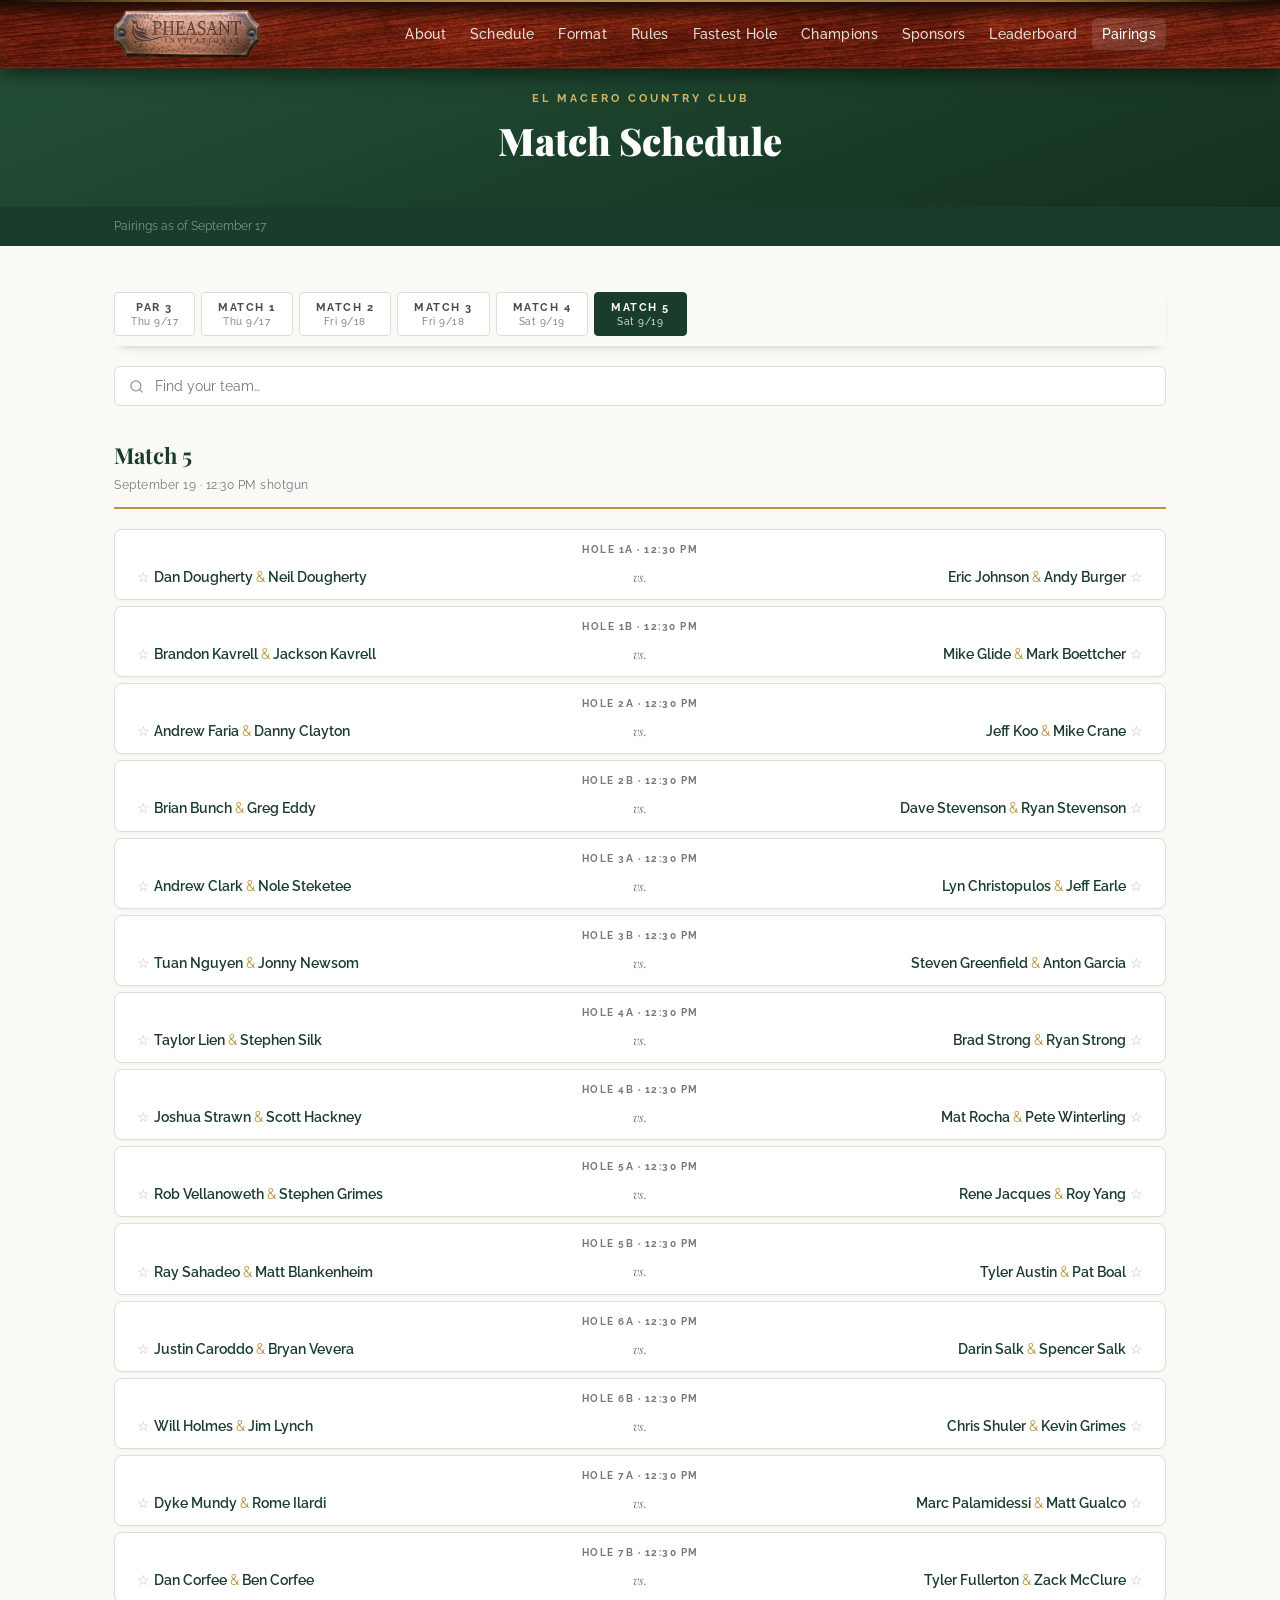
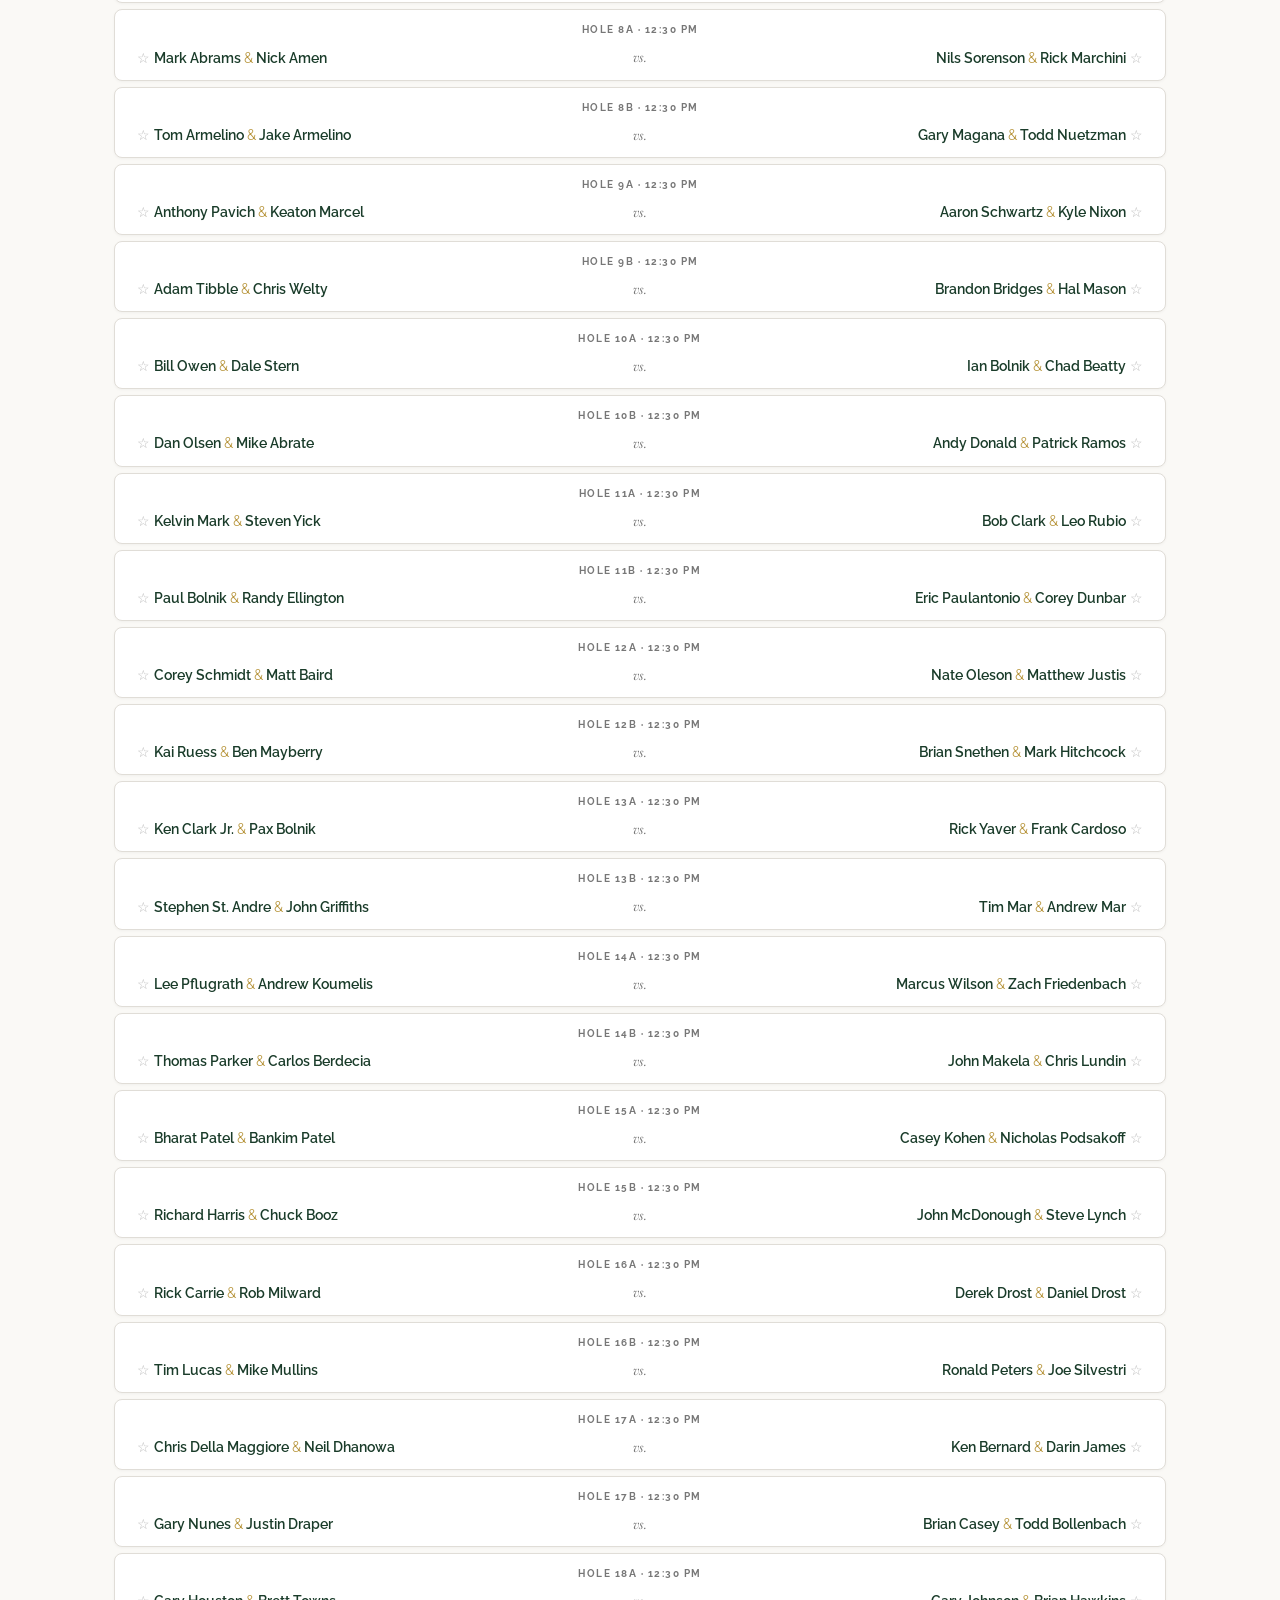
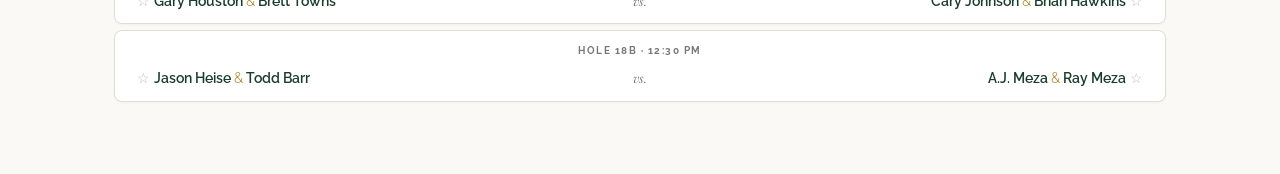
<file: pairings.html>
<!DOCTYPE html>
<html lang="en">
<head>
  <script async src="https://www.googletagmanager.com/gtag/js?id=G-2JSQBXHEBN"></script>
  <script>window.dataLayer=window.dataLayer||[];function gtag(){dataLayer.push(arguments);}gtag('js',new Date());gtag('config','G-2JSQBXHEBN');</script>
  <meta charset="UTF-8">
  <meta name="viewport" content="width=device-width, initial-scale=1.0, viewport-fit=cover">
  <title>Pairings | The Pheasant Invitational</title>
  <meta name="description" content="Match schedule for The Pheasant Invitational at El Macero Country Club.">
  <link rel="preconnect" href="https://fonts.googleapis.com">
  <link rel="preconnect" href="https://fonts.gstatic.com" crossorigin>
  <link href="https://fonts.googleapis.com/css2?family=Playfair+Display:ital,wght@0,400;0,700;0,900;1,400&family=Raleway:wght@300;400;500;600;700&display=swap" rel="stylesheet">
  <link rel="stylesheet" href="styles.css?v=11">
    <link rel="stylesheet" href="lux.css?v=11">
  <link rel="icon" href="favicon.ico" sizes="32x32">
  <meta name="theme-color" content="#1a0a05">
  <link rel="manifest" href="manifest.json">
  <link rel="icon" href="favicon.ico" sizes="32x32">
  <link rel="apple-touch-icon" href="apple-touch-icon.png?v=2">
  <meta name="apple-mobile-web-app-capable" content="yes">
  <meta name="mobile-web-app-capable" content="yes">
  <meta name="apple-mobile-web-app-status-bar-style" content="black">
  <meta name="apple-mobile-web-app-title" content="Pheasant">
  <style>
    /* Fill the screen so cream always reaches the bottom (no white gap when
       the content is short, e.g. the Coming Soon state). */
    body { background: var(--cream); display: flex; flex-direction: column; min-height: 100vh; }

    /* ── Hero ── */
    .pr-hero {
      background: linear-gradient(160deg, #24523a 0%, #14311d 100%);
      min-height: 200px;
      display: flex;
      align-items: flex-end;
      padding-bottom: 36px;
      position: relative;
    }
    .pr-hero::before {
      content: '';
      position: absolute;
      inset: 0;
      background: none;
    }
    .pr-hero-content {
      position: relative;
      z-index: 1;
      width: 100%;
      text-align: center;
      color: #fff;
      padding: 0 24px;
      padding-top: calc(90px + env(safe-area-inset-top, 0px));
    }
    .pr-hero-eyebrow {
      font-family: 'Raleway', sans-serif;
      font-size: 11px;
      font-weight: 700;
      letter-spacing: 3px;
      text-transform: uppercase;
      color: var(--gold-light);
      margin-bottom: 10px;
    }
    .pr-hero-title {
      font-family: 'Playfair Display', serif;
      font-size: 38px;
      font-weight: 900;
      color: #fff;
      margin-bottom: 8px;
    }
    .pr-hero-sub {
      font-size: 13px;
      color: rgba(255,255,255,0.7);
      letter-spacing: 1px;
    }

    /* ── Status bar ── */
    .pr-status-bar {
      background: var(--green-dark);
      padding: 10px 24px;
    }
    .pr-status-bar .container {
      display: flex;
      align-items: center;
      justify-content: space-between;
      gap: 12px;
      flex-wrap: wrap;
    }
    .pr-updated {
      font-size: 12px;
      color: rgba(255,255,255,0.45);
      font-family: 'Raleway', sans-serif;
    }
    /* Status badge pill (matches leaderboard for a consistent, clean look) */
    .lb-badge {
      display: inline-flex;
      align-items: center;
      gap: 6px;
      font-size: 11px;
      font-weight: 700;
      letter-spacing: 2px;
      text-transform: uppercase;
      padding: 4px 12px;
      border-radius: 20px;
    }
    .lb-badge.final {
      background: rgba(184,150,62,0.15);
      color: var(--gold-light);
      border: 1px solid rgba(184,150,62,0.3);
    }
    .lb-badge.live {
      background: rgba(220,38,38,0.15);
      color: #f87171;
      border: 1px solid rgba(220,38,38,0.3);
    }

    /* ── Page ── */
    .pr-page {
      padding: 36px 0 72px;
      background: var(--cream);
      flex: 1 0 auto;   /* grow to fill so cream reaches the bottom */
    }

    /* ── Search bar ── */
    .sched-search-wrap {
      margin-bottom: 32px;
    }
    .sched-search-input {
      width: 100%;
      box-sizing: border-box;
      padding: 11px 16px 11px 40px;
      border: 1px solid var(--gray-rule);
      border-radius: 6px;
      font-family: 'Raleway', sans-serif;
      font-size: 14px;
      color: var(--green-dark);
      background: #fff url("data:image/svg+xml,%3Csvg xmlns='http://www.w3.org/2000/svg' width='16' height='16' viewBox='0 0 24 24' fill='none' stroke='%238a9a8e' stroke-width='2' stroke-linecap='round' stroke-linejoin='round'%3E%3Ccircle cx='11' cy='11' r='8'%3E%3C/circle%3E%3Cline x1='21' y1='21' x2='16.65' y2='16.65'%3E%3C/line%3E%3C/svg%3E") no-repeat 14px center;
      background-size: 15px;
      outline: none;
      transition: border-color 0.18s;
    }
    .sched-search-input:focus { border-color: var(--green-mid); }
    .sched-search-input::placeholder { color: var(--gray-mid); }

    /* ── Date section ── */
    .sched-date-section {
      margin-bottom: 40px;
    }
    .sched-date-header {
      display: flex;
      align-items: baseline;
      gap: 14px;
      margin-bottom: 16px;
      padding-bottom: 10px;
      border-bottom: 2px solid var(--gold);
    }
    .sched-date-label {
      font-family: 'Playfair Display', serif;
      font-size: 22px;
      font-weight: 700;
      color: var(--green-dark);
    }
    .sched-round-badge {
      font-family: 'Raleway', sans-serif;
      font-size: 10px;
      font-weight: 700;
      letter-spacing: 1.5px;
      text-transform: uppercase;
      background: var(--green-dark);
      color: #fff;
      padding: 3px 9px;
      border-radius: 3px;
    }

    /* ── Round tabs ── */
    .round-tabs-wrap {
      overflow-x: auto;
      -webkit-overflow-scrolling: touch;
      position: sticky;
      top: calc(68px + env(safe-area-inset-top, 0px));                 /* sit just below the fixed navbar */
      z-index: 50;
      background: var(--cream);
      padding: 10px 0 8px;
      margin-bottom: 20px;
      box-shadow: 0 6px 10px -8px rgba(0,0,0,0.35);
      scrollbar-width: none;
    }
    .round-tabs-wrap::-webkit-scrollbar { display: none; }
    .round-tabs {
      display: flex;
      gap: 6px;
      min-width: max-content;
      padding-bottom: 2px;
    }
    .round-tab {
      font-family: 'Raleway', sans-serif;
      display: flex;
      flex-direction: column;
      align-items: center;
      gap: 2px;
      padding: 8px 16px;
      border-radius: 4px;
      border: 1px solid var(--gray-rule);
      background: #fff;
      color: var(--gray-dark);
      cursor: pointer;
      transition: all 0.18s;
      white-space: nowrap;
    }
    .round-tab:hover { border-color: var(--gold); color: var(--green-dark); }
    .round-tab.active { background: var(--green-dark); border-color: var(--green-dark); color: #fff; }
    .round-tab.today-tab { border-color: var(--gold); }
    .round-tab.today-tab.active { background: var(--green-dark); border-color: var(--green-dark); }
    .tab-match {
      font-size: 11px;
      font-weight: 700;
      letter-spacing: 1.5px;
      text-transform: uppercase;
    }
    .tab-date {
      font-size: 10px;
      font-weight: 500;
      letter-spacing: 0.5px;
      opacity: 0.65;
    }
    .round-tab.active .tab-date { opacity: 0.8; }
    .round-panel { display: none; }
    .round-panel.active { display: block; }

    /* ── Match panel header ── */
    .sched-match-header {
      margin-bottom: 20px;
      padding-bottom: 12px;
      border-bottom: 2px solid var(--gold);
    }
    .sched-match-title {
      font-family: 'Playfair Display', serif;
      font-size: 22px;
      font-weight: 700;
      color: var(--green-dark);
      margin-bottom: 2px;
    }
    .sched-match-subtitle {
      font-family: 'Raleway', sans-serif;
      font-size: 12px;
      color: var(--gray-mid);
      letter-spacing: 0.5px;
    }

    /* ── Flight label within a date ── */
    .sched-flight-label {
      font-family: 'Raleway', sans-serif;
      font-size: 11px;
      font-weight: 700;
      letter-spacing: 2px;
      text-transform: uppercase;
      color: var(--gray-mid);
      margin: 16px 0 8px;
    }

    /* ── Match row ── */
    .match-list {
      display: flex;
      flex-direction: column;
      gap: 6px;
    }
    .match-card {
      background: #fff;
      border: 1px solid var(--gray-rule);
      border-radius: 8px;
      padding: 12px 18px;
      display: grid;
      grid-template-columns: 1fr auto 36px auto 1fr;
      align-items: center;
      gap: 8px;
      box-shadow: 0 1px 3px rgba(0,0,0,0.04);
      transition: border-color 0.15s;
    }
    .match-card.highlight {
      border-color: var(--gold);
      background: var(--gold-pale);
      box-shadow: 0 2px 8px rgba(184,150,62,0.15);
    }
    .match-card.followed {
      border-color: var(--gold);
      box-shadow: inset 3px 0 0 var(--gold), 0 2px 8px rgba(184,150,62,0.15);
    }
    .follow-star {
      background: none;
      border: none;
      cursor: pointer;
      font-size: 14px;
      line-height: 1;
      padding: 0 4px;
      color: var(--gray-light);
      vertical-align: baseline;
      -webkit-tap-highlight-color: transparent;
      transition: transform 0.12s, color 0.12s;
    }
    .follow-star.on { color: var(--gold); }
    .follow-star:active { transform: scale(1.3); }
    .match-team {
      font-family: 'Raleway', sans-serif;
      font-size: 14px;
      font-weight: 600;
      color: var(--green-dark);
      line-height: 1.35;
    }
    .match-team.winner { font-weight: 800; }
    .match-team.away { text-align: right; }
    .match-meta {
      grid-column: 1 / -1;
      font-family: 'Raleway', sans-serif;
      font-size: 10px;
      font-weight: 700;
      letter-spacing: 1.5px;
      text-transform: uppercase;
      color: var(--gray-mid);
      text-align: center;
      margin-bottom: 2px;
    }
    .match-vs {
      font-family: 'Playfair Display', serif;
      font-size: 12px;
      font-style: italic;
      color: var(--gray-mid);
      text-align: center;
    }
    .match-pts-home, .match-pts-away {
      font-family: 'Raleway', sans-serif;
      font-size: 11px;
      font-weight: 700;
      color: var(--green-dark);
      white-space: nowrap;
    }
    .match-pts-home { text-align: right; }
    .match-pts-away { text-align: left; }
    .pts-unit { font-weight: 600; opacity: 0.65; }

    /* ── Loading / error ── */
    .pr-loading, .pr-error {
      text-align: center;
      padding: 60px 24px;
      color: var(--gray-mid);
      font-family: 'Raleway', sans-serif;
    }
    .pr-loading .spinner {
      width: 32px;
      height: 32px;
      border: 3px solid var(--gray-rule);
      border-top-color: var(--green-mid);
      border-radius: 50%;
      animation: spin 0.8s linear infinite;
      margin: 0 auto 16px;
    }
    @keyframes spin { to { transform: rotate(360deg); } }
    .pr-error { color: var(--danger); }
    .pr-no-data {
      text-align: center;
      padding: 40px 24px;
      color: var(--gray-mid);
      font-family: 'Raleway', sans-serif;
      font-size: 14px;
      font-style: italic;
    }
    .sched-no-results {
      text-align: center;
      padding: 32px 24px;
      color: var(--gray-mid);
      font-family: 'Raleway', sans-serif;
      font-size: 14px;
      font-style: italic;
      display: none;
    }

    /* ── Mobile ── */
    @media (max-width: 600px) {
      /* Compact header — clean but data-rich, ~40% shorter */
      .pr-hero { min-height: 0; padding-bottom: 12px; }
      .pr-hero-content { padding-top: calc(78px + env(safe-area-inset-top, 0px)); }
      .pr-hero-eyebrow { font-size: 10px; letter-spacing: 2px; margin-bottom: 3px; }
      .pr-hero-title { font-size: 23px; margin-bottom: 5px; }
      .pr-hero-sub { font-size: 12px; }
      .pr-status-bar { padding: 7px 20px; }
      .pr-status-bar .lb-badge { font-size: 10px; padding: 3px 10px; letter-spacing: 1.5px; }
      .pr-updated { font-size: 11px; }
      .match-card {
        grid-template-columns: 1fr auto 28px auto 1fr;
        gap: 4px;
        padding: 10px 12px;
      }
      .match-team { font-size: 12px; }
      .match-pts-home, .match-pts-away { font-size: 11px; }
      .sched-date-label { font-size: 18px; }
    }
    /* Very small phones: drop the "pts" word (numbers flanking "vs" read as points),
       giving team names more room. */
    @media (max-width: 400px) {
      .pts-unit { display: none; }
      .match-card { grid-template-columns: 1fr auto 24px auto 1fr; gap: 4px; padding: 10px 10px; }
      .match-pts-home, .match-pts-away { font-size: 12px; }
    }
  </style>
</head>
<body>

  <!-- Navigation -->
  <nav id="navbar" class="navbar">
    <div class="nav-container">
      <a href="index.html" class="nav-logo"><img src="copper-logo-nav.png" alt="The Pheasant Invitational" class="nav-logo-img"></a>
      <button class="nav-toggle" id="navToggle" aria-label="Toggle navigation">
        <span></span><span></span><span></span>
      </button>
      <ul class="nav-menu" id="navMenu">
                <li><a href="index.html#about" class="nav-link">About</a></li>
                <li><a href="schedule.html" class="nav-link">Schedule</a></li>
                <li><a href="index.html#format" class="nav-link">Format</a></li>
                <li><a href="index.html#rules" class="nav-link">Rules</a></li>
                <li><a href="fastest-hole.html" class="nav-link">Fastest Hole</a></li>
                <li><a href="index.html#champions" class="nav-link">Champions</a></li>
                <li><a href="sponsors.html" class="nav-link">Sponsors</a></li>
                <li><a href="leaderboard.html" class="nav-link">Leaderboard</a></li>
                <li><a href="pairings.html" class="nav-link nav-link-active">Pairings</a></li>
            </ul>
    </div>
  </nav>

  <!-- Hero -->
  <section class="pr-hero">
    <div class="pr-hero-content">
      <p class="pr-hero-eyebrow">El Macero Country Club</p>
      <h1 class="pr-hero-title">Match Schedule</h1>
      <p class="pr-hero-sub" id="prHeroSub">Loading&hellip;</p>
    </div>
  </section>

  <!-- Status bar -->
  <div class="pr-status-bar">
    <div class="container">
      <span class="lb-badge final" id="prStatusBadge">2026 Season</span>
      <span class="pr-updated" id="prUpdated"></span>
    </div>
  </div>

  <!-- Content -->
  <section class="pr-page">
    <div class="container">

      <div id="prLoading" class="pr-loading">
        <div class="spinner"></div>
        <p>Loading schedule&hellip;</p>
      </div>

      <div id="prError" class="pr-error" style="display:none;">
        <p>Unable to load schedule. Please refresh the page.</p>
      </div>

      <!-- Coming Soon / portal-embed notices live here so they never wipe out the
           containers inside #prContent (render() needs them later). -->
      <div id="prNotice" style="display:none;"></div>

      <div id="prContent" style="display:none;">
        <div class="round-tabs-wrap">
          <div class="round-tabs" id="roundTabs"></div>
        </div>
        <div class="sched-search-wrap">
          <input type="search" id="schedSearch" class="sched-search-input"
                 placeholder="Find your team&hellip;" autocomplete="off">
        </div>
        <div id="roundPanels"></div>
        <p class="sched-no-results" id="schedNoResults">No matches found for that team name.</p>
      </div>

    </div>
  </section>

  <script src="app.js?v=11"></script>
    <script src="lux.js?v=11"></script>
  <script>
    // GOLF GENIUS CONFIGURATION — auto-pull (mirrors leaderboard.html)
    // Auto-discovers the live tournament id from the event's league portal
    // the moment GG builds the schedule, then flips itself live.
    //   goLiveDate — 'YYYY-MM-DD' to start auto-checking on/after; blank = always check.
    //   live/tournamentId — manual override to force a specific tournament.
    // (2025 tournament id was 11881230346303323406, for reference.)
    var GG = {
      tournamentId: '',            // auto-resolved at runtime (leave blank)
      leagueId:     '12929960899258629360',
      resultsPage:  '12929960991667535072',
      portalUrl:    'https://www.golfgenius.com/websites/12929960966904364298',
      gasUrl:       'https://script.google.com/macros/s/AKfycbzv1eGhaOCn-Yb_zdtfeVFfDQMCfO_rFp7UJ_NU6xdVNXOuJoalxAHLGn150jFSFoYVHQ/exec',
      year:         '2026',
      goLiveDate:   '2026-09-16',  // ← expected go-live; auto-checks on/after this date
      live:         false          // manual override (with tournamentId) — skips auto-resolve
    };

    // ============================================================
    // HARDCODED PAIRINGS — transcribed from the Golf Genius tee sheets
    // (shotgun start; every group tees off at the round's start time).
    // When STATIC_ROUNDS has entries the page renders them instantly with no
    // network call (the live auto-pull above is slow). One entry per round,
    // in tab order; groups listed by hole. Each group is two 2-man teams:
    // first pair = home, second pair = away (as printed on the sheet).
    // Add ?live=1 to the URL to bypass the snapshot and force the live pull.
    // ============================================================
    var STATIC_AS_OF = 'September 17';   // shown in the status bar
    var STATIC_ROUNDS = [
      { label: 'Par 3 Shootout', tab: 'Par 3', date: 'Thu, September 17', kind: 'shootout', matches: [
          { time: '8:30 AM', hole: '1A', home: 'Gary Houston + Brett Towns', away: 'Rick Carrie + Rob Milward' },
          { time: '8:30 AM', hole: '1B', home: 'Lee Pflugrath + Andrew Koumelis', away: 'Derek Drost + Daniel Drost' },
          { time: '8:30 AM', hole: '2A', home: 'Gary Nunes + Justin Draper', away: 'Tim Lucas + Mike Mullins' },
          { time: '8:30 AM', hole: '2B', home: 'Kelvin Mark + Steven Yick', away: 'Richard Harris + Chuck Booz' },
          { time: '8:30 AM', hole: '3A', home: 'Casey Kohen + Nicholas Podsakoff', away: 'Eric Paulantonio + Corey Dunbar' },
          { time: '8:30 AM', hole: '3B', home: 'Brian Casey + Todd Bollenbach', away: 'Ronald Peters + Joe Silvestri' },
          { time: '8:30 AM', hole: '4A', home: 'Thomas Parker + Carlos Berdecia', away: 'Kai Ruess + Ben Mayberry' },
          { time: '8:30 AM', hole: '4B', home: 'Andy Donald + Patrick Ramos', away: 'Cary Johnson + Brian Hawkins' },
          { time: '8:30 AM', hole: '5A', home: 'Brian Snethen + Mark Hitchcock', away: 'Jason Heise + Todd Barr' },
          { time: '8:30 AM', hole: '5B', home: 'Corey Schmidt + Matt Baird', away: 'Chris Della Maggiore + Neil Dhanowa' },
          { time: '8:30 AM', hole: '6A', home: 'Tim Mar + Andrew Mar', away: 'Ken Bernard + Darin James' },
          { time: '8:30 AM', hole: '6B', home: 'Marcus Wilson + Zach Friedenbach', away: 'A.J. Meza + Ray Meza' },
          { time: '8:30 AM', hole: '7A', home: 'Bharat Patel + Bankim Patel', away: 'Dan Olsen + Mike Abrate' },
          { time: '8:30 AM', hole: '7B', home: 'John Makela + Chris Lundin', away: 'Nate Oleson + Matthew Justis' },
          { time: '8:30 AM', hole: '8A', home: 'Stephen St. Andre + John Griffiths', away: 'Rick Yaver + Frank Cardoso' },
          { time: '8:30 AM', hole: '8B', home: 'Paul Bolnik + Randy Ellington', away: 'Bill Owen + Dale Stern' },
          { time: '8:30 AM', hole: '9A', home: 'Ken Clark Jr. + Pax Bolnik', away: 'Ian Bolnik + Chad Beatty' },
          { time: '8:30 AM', hole: '9B', home: 'John McDonough + Steve Lynch', away: 'Bob Clark + Leo Rubio' },
          { time: '8:30 AM', hole: '10A', home: 'Taylor Lien + Stephen Silk', away: 'Dan Corfee + Ben Corfee' },
          { time: '8:30 AM', hole: '10B', home: 'Brad Strong + Ryan Strong', away: 'Tyler Fullerton + Zack McClure' },
          { time: '8:30 AM', hole: '11A', home: 'Mat Rocha + Pete Winterling', away: 'Mark Abrams + Nick Amen' },
          { time: '8:30 AM', hole: '11B', home: 'Rob Vellanoweth + Stephen Grimes', away: 'Dyke Mundy + Rome Ilardi' },
          { time: '8:30 AM', hole: '12A', home: 'Rene Jacques + Roy Yang', away: 'Marc Palamidessi + Matt Gualco' },
          { time: '8:30 AM', hole: '12B', home: 'Darin Salk + Spencer Salk', away: 'Nils Sorenson + Rick Marchini' },
          { time: '8:30 AM', hole: '13A', home: 'Justin Caroddo + Bryan Vevera', away: 'Anthony Pavich + Keaton Marcel' },
          { time: '8:30 AM', hole: '13B', home: 'Lyn Christopulos + Jeff Earle', away: 'Aaron Schwartz + Kyle Nixon' },
          { time: '8:30 AM', hole: '14A', home: 'Adam Tibble + Chris Welty', away: '' },
          { time: '8:30 AM', hole: '14B', home: 'Dave Stevenson + Ryan Stevenson', away: 'Tom Armelino + Jake Armelino' },
          { time: '8:30 AM', hole: '15A', home: 'Will Holmes + Jim Lynch', away: 'Gary Magana + Todd Nuetzman' },
          { time: '8:30 AM', hole: '15B', home: 'Steven Greenfield + Anton Garcia', away: 'Brandon Bridges + Hal Mason' },
          { time: '8:30 AM', hole: '16A', home: 'Chris Shuler + Kevin Grimes', away: 'Brandon Kavrell + Jackson Kavrell' },
          { time: '8:30 AM', hole: '16B', home: 'Andrew Clark + Nole Steketee', away: 'Mike Glide + Mark Boettcher' },
          { time: '8:30 AM', hole: '17A', home: 'Tyler Austin + Pat Boal', away: 'Andrew Faria + Danny Clayton' },
          { time: '8:30 AM', hole: '18A', home: 'Brian Bunch + Greg Eddy', away: 'Eric Johnson + Andy Burger' },
          { time: '8:30 AM', hole: '18B', home: 'Joshua Strawn + Scott Hackney', away: 'Jeff Koo + Mike Crane' },
      ] },
      { label: 'Match 1', tab: 'Match 1', date: 'Thu, September 17', kind: 'match', matches: [
          { time: '11:45 AM', hole: '1A', home: 'Nils Sorenson + Rick Marchini', away: 'Dan Corfee + Ben Corfee' },
          { time: '11:45 AM', hole: '1B', home: 'Marc Palamidessi + Matt Gualco', away: 'Tyler Fullerton + Zack McClure' },
          { time: '11:45 AM', hole: '2A', home: 'Dyke Mundy + Rome Ilardi', away: 'Mark Abrams + Nick Amen' },
          { time: '11:45 AM', hole: '2B', home: 'Brandon Bridges + Hal Mason', away: 'Anthony Pavich + Keaton Marcel' },
          { time: '11:45 AM', hole: '3A', home: 'Gary Magana + Todd Nuetzman', away: 'Aaron Schwartz + Kyle Nixon' },
          { time: '11:45 AM', hole: '3B', home: 'Tom Armelino + Jake Armelino', away: 'Adam Tibble + Chris Welty' },
          { time: '11:45 AM', hole: '4A', home: 'Jeff Koo + Mike Crane', away: 'Brandon Kavrell + Jackson Kavrell' },
          { time: '11:45 AM', hole: '4B', home: 'Eric Johnson + Andy Burger', away: 'Mike Glide + Mark Boettcher' },
          { time: '11:45 AM', hole: '5A', home: 'Dan Dougherty + Neil Dougherty', away: 'Andrew Faria + Danny Clayton' },
          { time: '11:45 AM', hole: '5B', home: 'Steven Greenfield + Anton Garcia', away: 'Andrew Clark + Nole Steketee' },
          { time: '11:45 AM', hole: '6A', home: 'Dave Stevenson + Ryan Stevenson', away: 'Lyn Christopulos + Jeff Earle' },
          { time: '11:45 AM', hole: '6B', home: 'Brian Bunch + Greg Eddy', away: 'Tuan Nguyen + Jonny Newsom' },
          { time: '11:45 AM', hole: '7A', home: 'Rene Jacques + Roy Yang', away: 'Joshua Strawn + Scott Hackney' },
          { time: '11:45 AM', hole: '7B', home: 'Brad Strong + Ryan Strong', away: 'Mat Rocha + Pete Winterling' },
          { time: '11:45 AM', hole: '8A', home: 'Taylor Lien + Stephen Silk', away: 'Rob Vellanoweth + Stephen Grimes' },
          { time: '11:45 AM', hole: '8B', home: 'Chris Shuler + Kevin Grimes', away: 'Justin Caroddo + Bryan Vevera' },
          { time: '11:45 AM', hole: '9A', home: 'Tyler Austin + Pat Boal', away: 'Darin Salk + Spencer Salk' },
          { time: '11:45 AM', hole: '9B', home: 'Ray Sahadeo + Matt Blankenheim', away: 'Will Holmes + Jim Lynch' },
          { time: '11:45 AM', hole: '10A', home: 'Ronald Peters + Joe Silvestri', away: 'Rick Carrie + Rob Milward' },
          { time: '11:45 AM', hole: '10B', home: 'Brian Casey + Todd Bollenbach', away: 'Derek Drost + Daniel Drost' },
          { time: '11:45 AM', hole: '11A', home: 'A.J. Meza + Ray Meza', away: 'Gary Houston + Brett Towns' },
          { time: '11:45 AM', hole: '11B', home: 'Gary Nunes + Justin Draper', away: 'Tim Lucas + Mike Mullins' },
          { time: '11:45 AM', hole: '12A', home: 'Chris Della Maggiore + Neil Dhanowa', away: 'Jason Heise + Todd Barr' },
          { time: '11:45 AM', hole: '12B', home: 'Ken Bernard + Darin James', away: 'Cary Johnson + Brian Hawkins' },
          { time: '11:45 AM', hole: '13A', home: 'Bob Clark + Leo Rubio', away: 'Dan Olsen + Mike Abrate' },
          { time: '11:45 AM', hole: '13B', home: 'Ian Bolnik + Chad Beatty', away: 'Andy Donald + Patrick Ramos' },
          { time: '11:45 AM', hole: '14A', home: 'Brian Snethen + Mark Hitchcock', away: 'Corey Schmidt + Matt Baird' },
          { time: '11:45 AM', hole: '14B', home: 'Bill Owen + Dale Stern', away: 'Kelvin Mark + Steven Yick' },
          { time: '11:45 AM', hole: '15A', home: 'Eric Paulantonio + Corey Dunbar', away: 'Nate Oleson + Matthew Justis' },
          { time: '11:45 AM', hole: '15B', home: 'Paul Bolnik + Randy Ellington', away: 'Kai Ruess + Ben Mayberry' },
          { time: '11:45 AM', hole: '16A', home: 'John Makela + Chris Lundin', away: 'Stephen St. Andre + John Griffiths' },
          { time: '11:45 AM', hole: '16B', home: 'Rick Yaver + Frank Cardoso', away: 'Tim Mar + Andrew Mar' },
          { time: '11:45 AM', hole: '17A', home: 'John McDonough + Steve Lynch', away: 'Bharat Patel + Bankim Patel' },
          { time: '11:45 AM', hole: '17B', home: 'Ken Clark Jr. + Pax Bolnik', away: 'Thomas Parker + Carlos Berdecia' },
          { time: '11:45 AM', hole: '18A', home: 'Marcus Wilson + Zach Friedenbach', away: 'Casey Kohen + Nicholas Podsakoff' },
          { time: '11:45 AM', hole: '18B', home: 'Lee Pflugrath + Andrew Koumelis', away: 'Richard Harris + Chuck Booz' },
      ] },
      { label: 'Match 2', tab: 'Match 2', date: 'Fri, September 18', kind: 'match', matches: [
          { time: '9:00 AM', hole: '1A', home: 'John McDonough + Steve Lynch', away: 'Lee Pflugrath + Andrew Koumelis' },
          { time: '9:00 AM', hole: '1B', home: 'Bharat Patel + Bankim Patel', away: 'Marcus Wilson + Zach Friedenbach' },
          { time: '9:00 AM', hole: '2A', home: 'Derek Drost + Daniel Drost', away: 'Tim Lucas + Mike Mullins' },
          { time: '9:00 AM', hole: '2B', home: 'Casey Kohen + Nicholas Podsakoff', away: 'Richard Harris + Chuck Booz' },
          { time: '9:00 AM', hole: '3A', home: 'Rick Carrie + Rob Milward', away: 'Brian Casey + Todd Bollenbach' },
          { time: '9:00 AM', hole: '3B', home: 'Ronald Peters + Joe Silvestri', away: 'Gary Nunes + Justin Draper' },
          { time: '9:00 AM', hole: '4A', home: 'A.J. Meza + Ray Meza', away: 'Chris Della Maggiore + Neil Dhanowa' },
          { time: '9:00 AM', hole: '4B', home: 'Gary Houston + Brett Towns', away: 'Ken Bernard + Darin James' },
          { time: '9:00 AM', hole: '5A', home: 'Andy Donald + Patrick Ramos', away: 'Kelvin Mark + Steven Yick' },
          { time: '9:00 AM', hole: '5B', home: 'Cary Johnson + Brian Hawkins', away: 'Jason Heise + Todd Barr' },
          { time: '9:00 AM', hole: '6A', home: 'Bob Clark + Leo Rubio', away: 'Bill Owen + Dale Stern' },
          { time: '9:00 AM', hole: '6B', home: 'Dan Olsen + Mike Abrate', away: 'Ian Bolnik + Chad Beatty' },
          { time: '9:00 AM', hole: '7A', home: 'Brian Snethen + Mark Hitchcock', away: 'Paul Bolnik + Randy Ellington' },
          { time: '9:00 AM', hole: '7B', home: 'Corey Schmidt + Matt Baird', away: 'Eric Paulantonio + Corey Dunbar' },
          { time: '9:00 AM', hole: '8A', home: 'Tim Mar + Andrew Mar', away: 'Thomas Parker + Carlos Berdecia' },
          { time: '9:00 AM', hole: '8B', home: 'Nate Oleson + Matthew Justis', away: 'Kai Ruess + Ben Mayberry' },
          { time: '9:00 AM', hole: '9A', home: 'Stephen St. Andre + John Griffiths', away: 'Rick Yaver + Frank Cardoso' },
          { time: '9:00 AM', hole: '9B', home: 'John Makela + Chris Lundin', away: 'Ken Clark Jr. + Pax Bolnik' },
          { time: '9:00 AM', hole: '10A', home: 'Darin Salk + Spencer Salk', away: 'Will Holmes + Jim Lynch' },
          { time: '9:00 AM', hole: '10B', home: 'Justin Caroddo + Bryan Vevera', away: 'Tyler Austin + Pat Boal' },
          { time: '9:00 AM', hole: '11A', home: 'Tyler Fullerton + Zack McClure', away: 'Mark Abrams + Nick Amen' },
          { time: '9:00 AM', hole: '11B', home: 'Chris Shuler + Kevin Grimes', away: 'Ray Sahadeo + Matt Blankenheim' },
          { time: '9:00 AM', hole: '12A', home: 'Dan Corfee + Ben Corfee', away: 'Marc Palamidessi + Matt Gualco' },
          { time: '9:00 AM', hole: '12B', home: 'Nils Sorenson + Rick Marchini', away: 'Dyke Mundy + Rome Ilardi' },
          { time: '9:00 AM', hole: '13A', home: 'Anthony Pavich + Keaton Marcel', away: 'Gary Magana + Todd Nuetzman' },
          { time: '9:00 AM', hole: '13B', home: 'Brandon Bridges + Hal Mason', away: 'Tom Armelino + Jake Armelino' },
          { time: '9:00 AM', hole: '14A', home: 'Aaron Schwartz + Kyle Nixon', away: 'Adam Tibble + Chris Welty' },
          { time: '9:00 AM', hole: '14B', home: 'Mike Glide + Mark Boettcher', away: 'Andrew Faria + Danny Clayton' },
          { time: '9:00 AM', hole: '15A', home: 'Brandon Kavrell + Jackson Kavrell', away: 'Eric Johnson + Andy Burger' },
          { time: '9:00 AM', hole: '15B', home: 'Jeff Koo + Mike Crane', away: 'Dan Dougherty + Neil Dougherty' },
          { time: '9:00 AM', hole: '16A', home: 'Lyn Christopulos + Jeff Earle', away: 'Tuan Nguyen + Jonny Newsom' },
          { time: '9:00 AM', hole: '16B', home: 'Andrew Clark + Nole Steketee', away: 'Dave Stevenson + Ryan Stevenson' },
          { time: '9:00 AM', hole: '17A', home: 'Steven Greenfield + Anton Garcia', away: 'Brian Bunch + Greg Eddy' },
          { time: '9:00 AM', hole: '17B', home: 'Mat Rocha + Pete Winterling', away: 'Rob Vellanoweth + Stephen Grimes' },
          { time: '9:00 AM', hole: '18A', home: 'Joshua Strawn + Scott Hackney', away: 'Brad Strong + Ryan Strong' },
          { time: '9:00 AM', hole: '18B', home: 'Rene Jacques + Roy Yang', away: 'Taylor Lien + Stephen Silk' },
      ] },
      { label: 'Match 3', tab: 'Match 3', date: 'Fri, September 18', kind: 'match', matches: [
          { time: '1:00 PM', hole: '1A', home: 'Brad Strong + Ryan Strong', away: 'Rob Vellanoweth + Stephen Grimes' },
          { time: '1:00 PM', hole: '1B', home: 'Rene Jacques + Roy Yang', away: 'Mat Rocha + Pete Winterling' },
          { time: '1:00 PM', hole: '2A', home: 'Joshua Strawn + Scott Hackney', away: 'Taylor Lien + Stephen Silk' },
          { time: '1:00 PM', hole: '2B', home: 'Tyler Austin + Pat Boal', away: 'Will Holmes + Jim Lynch' },
          { time: '1:00 PM', hole: '3A', home: 'Chris Shuler + Kevin Grimes', away: 'Darin Salk + Spencer Salk' },
          { time: '1:00 PM', hole: '3B', home: 'Justin Caroddo + Bryan Vevera', away: 'Ray Sahadeo + Matt Blankenheim' },
          { time: '1:00 PM', hole: '4A', home: 'Marc Palamidessi + Matt Gualco', away: 'Mark Abrams + Nick Amen' },
          { time: '1:00 PM', hole: '4B', home: 'Nils Sorenson + Rick Marchini', away: 'Tyler Fullerton + Zack McClure' },
          { time: '1:00 PM', hole: '5A', home: 'Dan Corfee + Ben Corfee', away: 'Dyke Mundy + Rome Ilardi' },
          { time: '1:00 PM', hole: '5B', home: 'Gary Magana + Todd Nuetzman', away: 'Adam Tibble + Chris Welty' },
          { time: '1:00 PM', hole: '6A', home: 'Brandon Bridges + Hal Mason', away: 'Aaron Schwartz + Kyle Nixon' },
          { time: '1:00 PM', hole: '6B', home: 'Anthony Pavich + Keaton Marcel', away: 'Tom Armelino + Jake Armelino' },
          { time: '1:00 PM', hole: '7A', home: 'Eric Johnson + Andy Burger', away: 'Andrew Faria + Danny Clayton' },
          { time: '1:00 PM', hole: '7B', home: 'Jeff Koo + Mike Crane', away: 'Mike Glide + Mark Boettcher' },
          { time: '1:00 PM', hole: '8A', home: 'Brandon Kavrell + Jackson Kavrell', away: 'Dan Dougherty + Neil Dougherty' },
          { time: '1:00 PM', hole: '8B', home: 'Dave Stevenson + Ryan Stevenson', away: 'Tuan Nguyen + Jonny Newsom' },
          { time: '1:00 PM', hole: '9A', home: 'Steven Greenfield + Anton Garcia', away: 'Lyn Christopulos + Jeff Earle' },
          { time: '1:00 PM', hole: '9B', home: 'Andrew Clark + Nole Steketee', away: 'Brian Bunch + Greg Eddy' },
          { time: '1:00 PM', hole: '10A', home: 'Rick Yaver + Frank Cardoso', away: 'Thomas Parker + Carlos Berdecia' },
          { time: '1:00 PM', hole: '10B', home: 'John Makela + Chris Lundin', away: 'Tim Mar + Andrew Mar' },
          { time: '1:00 PM', hole: '11A', home: 'Stephen St. Andre + John Griffiths', away: 'Ken Clark Jr. + Pax Bolnik' },
          { time: '1:00 PM', hole: '11B', home: 'Marcus Wilson + Zach Friedenbach', away: 'Richard Harris + Chuck Booz' },
          { time: '1:00 PM', hole: '12A', home: 'John McDonough + Steve Lynch', away: 'Casey Kohen + Nicholas Podsakoff' },
          { time: '1:00 PM', hole: '12B', home: 'Bharat Patel + Bankim Patel', away: 'Lee Pflugrath + Andrew Koumelis' },
          { time: '1:00 PM', hole: '13A', home: 'Brian Casey + Todd Bollenbach', away: 'Tim Lucas + Mike Mullins' },
          { time: '1:00 PM', hole: '13B', home: 'Ronald Peters + Joe Silvestri', away: 'Derek Drost + Daniel Drost' },
          { time: '1:00 PM', hole: '14A', home: 'Rick Carrie + Rob Milward', away: 'Gary Nunes + Justin Draper' },
          { time: '1:00 PM', hole: '14B', home: 'Ken Bernard + Darin James', away: 'Jason Heise + Todd Barr' },
          { time: '1:00 PM', hole: '15A', home: 'A.J. Meza + Ray Meza', away: 'Cary Johnson + Brian Hawkins' },
          { time: '1:00 PM', hole: '15B', home: 'Gary Houston + Brett Towns', away: 'Chris Della Maggiore + Neil Dhanowa' },
          { time: '1:00 PM', hole: '16A', home: 'Ian Bolnik + Chad Beatty', away: 'Kelvin Mark + Steven Yick' },
          { time: '1:00 PM', hole: '16B', home: 'Bob Clark + Leo Rubio', away: 'Andy Donald + Patrick Ramos' },
          { time: '1:00 PM', hole: '17A', home: 'Dan Olsen + Mike Abrate', away: 'Bill Owen + Dale Stern' },
          { time: '1:00 PM', hole: '17B', home: 'Eric Paulantonio + Corey Dunbar', away: 'Kai Ruess + Ben Mayberry' },
          { time: '1:00 PM', hole: '18A', home: 'Brian Snethen + Mark Hitchcock', away: 'Nate Oleson + Matthew Justis' },
          { time: '1:00 PM', hole: '18B', home: 'Corey Schmidt + Matt Baird', away: 'Paul Bolnik + Randy Ellington' },
      ] },
      { label: 'Match 4', tab: 'Match 4', date: 'Sat, September 19', kind: 'match', matches: [
          { time: '8:30 AM', hole: '1A', home: 'Corey Schmidt + Matt Baird', away: 'Kai Ruess + Ben Mayberry' },
          { time: '8:30 AM', hole: '1B', home: 'Paul Bolnik + Randy Ellington', away: 'Nate Oleson + Matthew Justis' },
          { time: '8:30 AM', hole: '2A', home: 'Stephen St. Andre + John Griffiths', away: 'Thomas Parker + Carlos Berdecia' },
          { time: '8:30 AM', hole: '2B', home: 'Eric Paulantonio + Corey Dunbar', away: 'Brian Snethen + Mark Hitchcock' },
          { time: '8:30 AM', hole: '3A', home: 'Ken Clark Jr. + Pax Bolnik', away: 'Tim Mar + Andrew Mar' },
          { time: '8:30 AM', hole: '3B', home: 'Rick Yaver + Frank Cardoso', away: 'John Makela + Chris Lundin' },
          { time: '8:30 AM', hole: '4A', home: 'Bharat Patel + Bankim Patel', away: 'Richard Harris + Chuck Booz' },
          { time: '8:30 AM', hole: '4B', home: 'Lee Pflugrath + Andrew Koumelis', away: 'Casey Kohen + Nicholas Podsakoff' },
          { time: '8:30 AM', hole: '5A', home: 'Brian Casey + Todd Bollenbach', away: 'Ronald Peters + Joe Silvestri' },
          { time: '8:30 AM', hole: '5B', home: 'Marcus Wilson + Zach Friedenbach', away: 'John McDonough + Steve Lynch' },
          { time: '8:30 AM', hole: '6A', home: 'Rick Carrie + Rob Milward', away: 'Tim Lucas + Mike Mullins' },
          { time: '8:30 AM', hole: '6B', home: 'Gary Nunes + Justin Draper', away: 'Derek Drost + Daniel Drost' },
          { time: '8:30 AM', hole: '7A', home: 'Gary Houston + Brett Towns', away: 'Jason Heise + Todd Barr' },
          { time: '8:30 AM', hole: '7B', home: 'Chris Della Maggiore + Neil Dhanowa', away: 'Cary Johnson + Brian Hawkins' },
          { time: '8:30 AM', hole: '8A', home: 'Ken Bernard + Darin James', away: 'A.J. Meza + Ray Meza' },
          { time: '8:30 AM', hole: '8B', home: 'Dan Olsen + Mike Abrate', away: 'Kelvin Mark + Steven Yick' },
          { time: '8:30 AM', hole: '9A', home: 'Bill Owen + Dale Stern', away: 'Andy Donald + Patrick Ramos' },
          { time: '8:30 AM', hole: '9B', home: 'Ian Bolnik + Chad Beatty', away: 'Bob Clark + Leo Rubio' },
          { time: '8:30 AM', hole: '10A', home: 'Brian Bunch + Greg Eddy', away: 'Lyn Christopulos + Jeff Earle' },
          { time: '8:30 AM', hole: '10B', home: 'Dave Stevenson + Ryan Stevenson', away: 'Steven Greenfield + Anton Garcia' },
          { time: '8:30 AM', hole: '11A', home: 'Andrew Clark + Nole Steketee', away: 'Tuan Nguyen + Jonny Newsom' },
          { time: '8:30 AM', hole: '11B', home: 'Joshua Strawn + Scott Hackney', away: 'Rob Vellanoweth + Stephen Grimes' },
          { time: '8:30 AM', hole: '12A', home: 'Taylor Lien + Stephen Silk', away: 'Mat Rocha + Pete Winterling' },
          { time: '8:30 AM', hole: '12B', home: 'Brad Strong + Ryan Strong', away: 'Rene Jacques + Roy Yang' },
          { time: '8:30 AM', hole: '13A', home: 'Justin Caroddo + Bryan Vevera', away: 'Will Holmes + Jim Lynch' },
          { time: '8:30 AM', hole: '13B', home: 'Ray Sahadeo + Matt Blankenheim', away: 'Darin Salk + Spencer Salk' },
          { time: '8:30 AM', hole: '14A', home: 'Dan Corfee + Ben Corfee', away: 'Mark Abrams + Nick Amen' },
          { time: '8:30 AM', hole: '14B', home: 'Tyler Austin + Pat Boal', away: 'Chris Shuler + Kevin Grimes' },
          { time: '8:30 AM', hole: '15A', home: 'Dyke Mundy + Rome Ilardi', away: 'Tyler Fullerton + Zack McClure' },
          { time: '8:30 AM', hole: '15B', home: 'Marc Palamidessi + Matt Gualco', away: 'Nils Sorenson + Rick Marchini' },
          { time: '8:30 AM', hole: '16A', home: 'Anthony Pavich + Keaton Marcel', away: 'Adam Tibble + Chris Welty' },
          { time: '8:30 AM', hole: '16B', home: 'Gary Magana + Todd Nuetzman', away: 'Brandon Bridges + Hal Mason' },
          { time: '8:30 AM', hole: '17A', home: 'Tom Armelino + Jake Armelino', away: 'Aaron Schwartz + Kyle Nixon' },
          { time: '8:30 AM', hole: '17B', home: 'Brandon Kavrell + Jackson Kavrell', away: 'Andrew Faria + Danny Clayton' },
          { time: '8:30 AM', hole: '18A', home: 'Dan Dougherty + Neil Dougherty', away: 'Mike Glide + Mark Boettcher' },
          { time: '8:30 AM', hole: '18B', home: 'Eric Johnson + Andy Burger', away: 'Jeff Koo + Mike Crane' },
      ] },
      { label: 'Match 5', tab: 'Match 5', date: 'Sat, September 19', kind: 'match', matches: [
          { time: '12:30 PM', hole: '1A', home: 'Dan Dougherty + Neil Dougherty', away: 'Eric Johnson + Andy Burger' },
          { time: '12:30 PM', hole: '1B', home: 'Brandon Kavrell + Jackson Kavrell', away: 'Mike Glide + Mark Boettcher' },
          { time: '12:30 PM', hole: '2A', home: 'Andrew Faria + Danny Clayton', away: 'Jeff Koo + Mike Crane' },
          { time: '12:30 PM', hole: '2B', home: 'Brian Bunch + Greg Eddy', away: 'Dave Stevenson + Ryan Stevenson' },
          { time: '12:30 PM', hole: '3A', home: 'Andrew Clark + Nole Steketee', away: 'Lyn Christopulos + Jeff Earle' },
          { time: '12:30 PM', hole: '3B', home: 'Tuan Nguyen + Jonny Newsom', away: 'Steven Greenfield + Anton Garcia' },
          { time: '12:30 PM', hole: '4A', home: 'Taylor Lien + Stephen Silk', away: 'Brad Strong + Ryan Strong' },
          { time: '12:30 PM', hole: '4B', home: 'Joshua Strawn + Scott Hackney', away: 'Mat Rocha + Pete Winterling' },
          { time: '12:30 PM', hole: '5A', home: 'Rob Vellanoweth + Stephen Grimes', away: 'Rene Jacques + Roy Yang' },
          { time: '12:30 PM', hole: '5B', home: 'Ray Sahadeo + Matt Blankenheim', away: 'Tyler Austin + Pat Boal' },
          { time: '12:30 PM', hole: '6A', home: 'Justin Caroddo + Bryan Vevera', away: 'Darin Salk + Spencer Salk' },
          { time: '12:30 PM', hole: '6B', home: 'Will Holmes + Jim Lynch', away: 'Chris Shuler + Kevin Grimes' },
          { time: '12:30 PM', hole: '7A', home: 'Dyke Mundy + Rome Ilardi', away: 'Marc Palamidessi + Matt Gualco' },
          { time: '12:30 PM', hole: '7B', home: 'Dan Corfee + Ben Corfee', away: 'Tyler Fullerton + Zack McClure' },
          { time: '12:30 PM', hole: '8A', home: 'Mark Abrams + Nick Amen', away: 'Nils Sorenson + Rick Marchini' },
          { time: '12:30 PM', hole: '8B', home: 'Tom Armelino + Jake Armelino', away: 'Gary Magana + Todd Nuetzman' },
          { time: '12:30 PM', hole: '9A', home: 'Anthony Pavich + Keaton Marcel', away: 'Aaron Schwartz + Kyle Nixon' },
          { time: '12:30 PM', hole: '9B', home: 'Adam Tibble + Chris Welty', away: 'Brandon Bridges + Hal Mason' },
          { time: '12:30 PM', hole: '10A', home: 'Bill Owen + Dale Stern', away: 'Ian Bolnik + Chad Beatty' },
          { time: '12:30 PM', hole: '10B', home: 'Dan Olsen + Mike Abrate', away: 'Andy Donald + Patrick Ramos' },
          { time: '12:30 PM', hole: '11A', home: 'Kelvin Mark + Steven Yick', away: 'Bob Clark + Leo Rubio' },
          { time: '12:30 PM', hole: '11B', home: 'Paul Bolnik + Randy Ellington', away: 'Eric Paulantonio + Corey Dunbar' },
          { time: '12:30 PM', hole: '12A', home: 'Corey Schmidt + Matt Baird', away: 'Nate Oleson + Matthew Justis' },
          { time: '12:30 PM', hole: '12B', home: 'Kai Ruess + Ben Mayberry', away: 'Brian Snethen + Mark Hitchcock' },
          { time: '12:30 PM', hole: '13A', home: 'Ken Clark Jr. + Pax Bolnik', away: 'Rick Yaver + Frank Cardoso' },
          { time: '12:30 PM', hole: '13B', home: 'Stephen St. Andre + John Griffiths', away: 'Tim Mar + Andrew Mar' },
          { time: '12:30 PM', hole: '14A', home: 'Lee Pflugrath + Andrew Koumelis', away: 'Marcus Wilson + Zach Friedenbach' },
          { time: '12:30 PM', hole: '14B', home: 'Thomas Parker + Carlos Berdecia', away: 'John Makela + Chris Lundin' },
          { time: '12:30 PM', hole: '15A', home: 'Bharat Patel + Bankim Patel', away: 'Casey Kohen + Nicholas Podsakoff' },
          { time: '12:30 PM', hole: '15B', home: 'Richard Harris + Chuck Booz', away: 'John McDonough + Steve Lynch' },
          { time: '12:30 PM', hole: '16A', home: 'Rick Carrie + Rob Milward', away: 'Derek Drost + Daniel Drost' },
          { time: '12:30 PM', hole: '16B', home: 'Tim Lucas + Mike Mullins', away: 'Ronald Peters + Joe Silvestri' },
          { time: '12:30 PM', hole: '17A', home: 'Chris Della Maggiore + Neil Dhanowa', away: 'Ken Bernard + Darin James' },
          { time: '12:30 PM', hole: '17B', home: 'Gary Nunes + Justin Draper', away: 'Brian Casey + Todd Bollenbach' },
          { time: '12:30 PM', hole: '18A', home: 'Gary Houston + Brett Towns', away: 'Cary Johnson + Brian Hawkins' },
          { time: '12:30 PM', hole: '18B', home: 'Jason Heise + Todd Barr', away: 'A.J. Meza + Ray Meza' },
      ] },
    ];

    function renderStatic() {
      allRounds = STATIC_ROUNDS.map(function(r, i) {
        var ms = r.matches || [];
        return {
          roundNum: i + 1,
          label: r.label || ('Match ' + (i + 1)),
          tab: r.tab || r.label || ('Match ' + (i + 1)),
          kind: r.kind || 'match',
          date: r.date,
          time: ms.length && ms[0].time ? ms[0].time : '',
          matches: ms.map(function(m) {
            return { date: r.date, flight: m.flight || '', time: m.time || '', hole: m.hole || '',
                     kind: r.kind || 'match', home: m.home, away: m.away || '', homeWon: null, result: '' };
          })
        };
      });
      render(allRounds);
      hasRendered = true;
      var badge = document.getElementById('prStatusBadge');
      if (badge) { badge.className = 'lb-badge final'; badge.textContent = GG.year + ' Season'; }
      document.getElementById('prUpdated').textContent = STATIC_AS_OF ? 'Pairings as of ' + STATIC_AS_OF : '';
    }

    // ============================================================
    // Diagnostics / overrides (query string):
    //   ?debug=1  → print what the page resolved and loaded (or why it fell back) under the content
    //   ?tid=ID   → force a specific tournament id (skips resolve + cache)
    //   ?reset=1  → clear the cached tournament id and re-resolve
    // ============================================================
    var CACHE_KEY = 'gg_tid_' + GG.year;
    var QS = new URLSearchParams(window.location.search);
    var DEBUG = QS.get('debug') === '1';
    var dbgLines = [];
    function dbg(label, val) {
      var s = (typeof val === 'string') ? val : JSON.stringify(val);
      if (s && s.length > 700) s = s.slice(0, 700) + '…';
      dbgLines.push(label + ': ' + s);
      console.log('[GG]', label, val);
      if (!DEBUG) return;
      var el = document.getElementById('ggDebug');
      if (!el) {
        el = document.createElement('pre');
        el.id = 'ggDebug';
        el.style.cssText = 'white-space:pre-wrap;word-break:break-all;font:12px/1.5 monospace;' +
          'background:#111;color:#eee;padding:12px 14px;margin:16px auto;max-width:900px;border-radius:8px;';
        var content = document.getElementById('prContent');
        (content && content.parentNode ? content.parentNode : document.body).appendChild(el);
      }
      el.textContent = dbgLines.join('\n');
    }
    function clearCachedId() { try { localStorage.removeItem(CACHE_KEY); } catch (e) {} }
    var MAX_TRIES = 3;                 // transient proxy/GG hiccups: retry before giving up
    function retryDelay(attempt) { return 2500 * attempt; }
    var hasRendered = false;           // once standings are on screen, never replace them with the iframe

    // All matches, kept for search filtering
    var allRounds = [];
    // Per-team per-round points: normKey(teamName) → { R1: pts, R2: pts, ... }
    var pointsLookup = {};

    // "Tom A + Jake A (Tom A + Jake A)" → "Tom A + Jake A" (GG repeats the name in parentheses
    // when a team's display name equals its player list)
    function cleanTeamName(name) {
      var m = (name || '').match(/^(.*?)\s*\((.*)\)\s*$/);
      if (m && normKey(m[1]) === normKey(m[2])) return m[1].trim();
      return name || '';
    }

    // Normalize a name for dedup/comparison keys
    function normKey(s) {
      return (s || '').toLowerCase().replace(/[^a-z0-9]/g, '');
    }

    // Surname key for a "First Last + First Last" team: sorted surnames, so
    // "Ron Peters + Joe Silvestri" and "Ronald Peters + Joe Silvestri" agree.
    function surnameKey(name) {
      var parts = (name || '').split(/\s*[+&\/]\s*/).filter(Boolean);
      if (parts.length < 2) return '';
      return 'sn:' + parts.map(function(p) {
        var w = p.trim().split(/\s+/);
        return normKey(w[w.length - 1]);
      }).sort().join('|');
    }

    // All keys a team label could be matched under: the label itself, any
    // parenthesised alternate form, and the surname keys of both.
    function teamKeys(name) {
      var forms = [], m = (name || '').match(/^(.*?)\s*\((.*)\)\s*$/);
      if (m) { forms.push(m[1]); forms.push(m[2]); } else forms.push(name || '');
      var keys = [];
      forms.forEach(function(f) {
        var k = normKey(f), sk = surnameKey(f);
        if (k && keys.indexOf(k) === -1) keys.push(k);
        if (sk && keys.indexOf(sk) === -1) keys.push(sk);
      });
      return keys;
    }

    // Split a flat match list into sub-rounds.
    // On a day with N rounds every team plays exactly once per round,
    // so we greedily assign: match goes to sub-round 0 if neither team
    // is claimed there yet, else sub-round 1, etc.
    function splitIntoSubRounds(matches) {
      var buckets = [];      // array of match arrays
      var bucketTeams = [];  // array of {normKey: true} sets

      matches.forEach(function(m) {
        var hk = normKey(m.home);
        var ak = normKey(m.away);
        var placed = false;
        for (var b = 0; b < buckets.length; b++) {
          if (!bucketTeams[b][hk] && !bucketTeams[b][ak]) {
            buckets[b].push(m);
            bucketTeams[b][hk] = true;
            bucketTeams[b][ak] = true;
            placed = true;
            break;
          }
        }
        if (!placed) {
          var newBucket = [m];
          var newTeams = {};
          newTeams[hk] = true;
          newTeams[ak] = true;
          buckets.push(newBucket);
          bucketTeams.push(newTeams);
        }
      });

      return buckets;
    }

    // ============================================================
    // Load — fetch schedule and results HTML for points in parallel
    // ============================================================
    function loadSchedule(attempt) {
      attempt = attempt || 1;
      var schedUrl = GG.gasUrl + '?action=gg-schedule&id=' + GG.tournamentId;
      var htmlUrl  = GG.gasUrl + '?action=gg-html&id='     + GG.tournamentId;

      dbg('schedule url', schedUrl);
      Promise.all([
        fetch(schedUrl).then(function(r) { return r.text(); }),
        fetch(htmlUrl).then(function(r) { return r.text(); }).catch(function() { return ''; })
      ])
        .then(function(results) {
          var schedText = results[0], resultsHtml = results[1];
          dbg('schedule json (head)', schedText.slice(0, 400));
          var schedData;
          try { schedData = JSON.parse(schedText); }
          catch (e) { throw new Error('schedule response is not JSON'); }
          if (schedData.error) throw new Error('proxy error: ' + schedData.error);
          dbg('schedule', (schedData.matches || []).length + ' matches, results html ' + resultsHtml.length + ' chars');
          if (schedData.debug && schedData.debug.length) {
            var dT = schedData.debug, noPage = 0, noMatch = 0, byDate = {};
            dT.forEach(function(t) {
              if (!t.htmlLen || t.htmlLen < 500) noPage++;
              else if (!t.matchCount) noMatch++;
              (t.dates || []).forEach(function(d) { byDate[d] = (byDate[d] || 0) + 1; });
            });
            dbg('team pages', dT.length + ' teams; ' + noPage + ' page(s) missing/blocked, ' + noMatch +
                ' page(s) with no match rows; team-match entries by date: ' + JSON.stringify(byDate));
            var bad = dT.filter(function(t) { return !t.htmlLen || t.htmlLen < 500 || !t.matchCount; }).slice(0, 8);
            if (bad.length) dbg('teams without matches (first ' + bad.length + ')', bad.map(function(t) { return t.name + ' [' + (t.htmlLen || 0) + ' chars]'; }).join('; '));
          }

          // Parse per-round points from GG results HTML table
          pointsLookup = extractPointsFromResultsHtml(resultsHtml);
          console.log('[Points] loaded for', Object.keys(pointsLookup).length, 'teams');

          var matches = schedData.matches || [];

          // Every "home" is the team's official name (from the results JSON).
          // Every "away" is the opponent label from a detail page, which can
          // differ: "Ron Peters + Joe Silvestri (Ronald Peters + Joe Silvestri)"
          // vs an official "Ronald Peters + Joe Silvestri". Map each label
          // back to the official name so pairs merge and points look up.
          var canonical = {};
          matches.forEach(function(m) {
            teamKeys(m.home).forEach(function(k) { if (!canonical[k]) canonical[k] = m.home; });
          });
          var unmapped = 0;
          matches.forEach(function(m) {
            var hit = null;
            teamKeys(m.away).some(function(k) { hit = canonical[k]; return !!hit; });
            if (hit) m.away = hit; else { m.away = cleanTeamName(m.away); unmapped++; }
            m.home = cleanTeamName(m.home);
          });
          if (unmapped) dbg('opponent labels not matched to a team', unmapped);

          // Deduplicate: each match appears once per side (A's page and B's page).
          var seenKeys = {}, rawCount = matches.length;
          matches = matches.filter(function(m) {
            var pair = [normKey(m.home), normKey(m.away)].sort();
            var key = normKey(m.date) + '|' + pair[0] + '|' + pair[1];
            if (seenKeys[key]) return false;
            seenKeys[key] = true;
            return true;
          });
          dbg('matches after pairing', matches.length + ' (from ' + rawCount + ' one-sided entries)');

          allRounds = buildRounds(matches);
          render(allRounds);
          hasRendered = true;
          var badge = document.getElementById('prStatusBadge');
          if (badge) { badge.className = 'lb-badge final'; badge.textContent = GG.year + ' Season'; }
          document.getElementById('prUpdated').textContent =
            'Updated ' + new Date().toLocaleTimeString([], { hour: '2-digit', minute: '2-digit' });
        })
        .catch(function(err) {
          console.error('[Schedule] load error (attempt ' + attempt + '):', err);
          var msg = String(err && err.message || err);
          if (attempt < MAX_TRIES) {
            dbg('load error', msg + ' → retrying in ' + (retryDelay(attempt) / 1000) + 's');
            setTimeout(function() { loadSchedule(attempt + 1); }, retryDelay(attempt));
            return;
          }
          if (hasRendered) {
            dbg('load error', msg + ' → keeping last schedule');
            return;
          }
          dbg('load error', msg + ' → portal fallback');
          showPortalFallback();   // live data exists but custom render failed → native embed
        });
    }

    // Parse per-team per-round points from GG results HTML table using DOMParser.
    // The table has round column headers "R1"–"R5" (possibly out of order), each
    // with sub-columns for result, thru, and points. Points cells are floats "12.00".
    // Returns: normKey(teamName) → { R1: pts, R2: pts, ... }
    function extractPointsFromResultsHtml(html) {
      var map = {};
      if (!html || html.length < 200) return map;

      var doc;
      try { doc = new DOMParser().parseFromString(html, 'text/html'); }
      catch(e) { return map; }

      // Find round column order from <th> elements matching "R1"–"R9"
      var roundOrder = [];
      doc.querySelectorAll('th').forEach(function(th) {
        var t = th.textContent.trim();
        if (/^R\d+$/i.test(t)) {
          var rk = t.toUpperCase();
          if (roundOrder.indexOf(rk) === -1) roundOrder.push(rk);
        }
      });
      if (roundOrder.length === 0) {
        console.warn('[Points] no round headers found in results HTML');
        return map;
      }
      console.log('[Points] round column order:', roundOrder);

      // Parse each data row. GG wraps team names in an <a> tag ("Player A + Player B").
      // Use that anchor text as the key — td.textContent includes club info after the
      // name which would break normKey matching against the schedule team names.
      doc.querySelectorAll('tr').forEach(function(row) {
        // Team name lives in the first <a> containing " + "
        var teamName = null;
        var anchors = row.querySelectorAll('a');
        for (var ai = 0; ai < anchors.length; ai++) {
          var at = anchors[ai].textContent.trim();
          if (at.indexOf(' + ') !== -1) { teamName = at; break; }
        }
        if (!teamName) return;

        // Extract float point values from all <td> cells in the row.
        // Points are like "12.00"; "Thru" is "F" or integer; results are text.
        var ptValues = [];
        row.querySelectorAll('td').forEach(function(td) {
          var c = td.textContent.replace(/\s+/g, ' ').trim();
          if (/^\d+\.\d+$/.test(c)) ptValues.push(parseFloat(c));
        });

        // Expect one pt per round + one total; drop the total
        if (ptValues.length === roundOrder.length + 1) ptValues.pop();
        if (ptValues.length !== roundOrder.length) return;

        var teamPts = {};
        roundOrder.forEach(function(rk, i) { teamPts[rk] = ptValues[i]; });
        map[normKey(teamName)] = teamPts;
      });

      return map;
    }

    // Build flat list of rounds (1 per sub-round per day), sorted chronologically AM-first.
    // Days with 2 rounds (Fri/Sat) are split via the greedy algorithm; GG lists matches
    // PM-before-AM in detail pages, so we reverse each day's buckets to get AM first.
    function buildRounds(matches) {
      var dateOrder = [];
      matches.forEach(function(m) {
        if (dateOrder.indexOf(m.date) === -1) dateOrder.push(m.date);
      });
      dateOrder.sort(function(a, b) { return parseDateSort(a) - parseDateSort(b); });

      var rounds = [];
      dateOrder.forEach(function(date) {
        var dayMatches = matches.filter(function(m) { return m.date === date; });
        var subRounds = splitIntoSubRounds(dayMatches);
        // GG detail pages list matches PM-first; reverse so AM round = index 0
        if (subRounds.length > 1) subRounds = subRounds.slice().reverse();
        subRounds.forEach(function(srMatches) {
          rounds.push({ roundNum: rounds.length + 1, date: date, matches: srMatches });
        });
      });
      return rounds;
    }

    function parseDateSort(dateStr) {
      var p = parseDateMonthDay(dateStr);
      return p ? p.month * 100 + p.day : 0;
    }

    // Format date string for display — strip day-of-week prefix if present
    function fmtDateDisplay(dateStr) {
      // "Fri, September 12" → "September 12"
      // "September 12" → "September 12"
      var m = dateStr.match(/,\s*(.+)/);
      return m ? m[1].trim() : dateStr;
    }

    // ── Find which round index matches today (month+day only) ──
    var monthOrder = { january:1,february:2,march:3,april:4,may:5,june:6,
                       july:7,august:8,september:9,october:10,november:11,december:12 };

    function parseDateMonthDay(dateStr) {
      var m = (dateStr || '').match(/([a-z]+)\s+(\d+)/i);
      if (!m) return null;
      return { month: monthOrder[(m[1] || '').toLowerCase()] || 0, day: parseInt(m[2], 10) };
    }

    // "11:45 AM" → minutes since midnight (NaN if unparseable)
    function parseClock(t) {
      var m = (t || '').match(/(\d{1,2}):(\d{2})\s*([AP]M)/i);
      if (!m) return NaN;
      var h = parseInt(m[1], 10) % 12 + (m[3].toUpperCase() === 'PM' ? 12 : 0);
      return h * 60 + parseInt(m[2], 10);
    }

    function findTodayRoundIndex(rounds) {
      var now = new Date();
      var tm = now.getMonth() + 1;
      var td = now.getDate();
      var nowMin = now.getHours() * 60 + now.getMinutes();
      // Several rounds on one day (Par 3 + Match 1, AM + PM): show the latest
      // one that has started, else the day's first.
      var todayFirst = -1, todayStarted = -1;
      for (var i = 0; i < rounds.length; i++) {
        var p = parseDateMonthDay(rounds[i].date);
        if (!(p && p.month === tm && p.day === td)) continue;
        if (todayFirst < 0) todayFirst = i;
        var start = parseClock(rounds[i].time);
        if (!isNaN(start) && start <= nowMin) todayStarted = i;
      }
      if (todayFirst >= 0) return todayStarted >= 0 ? todayStarted : todayFirst;
      // No today match — find last round whose date has passed
      var best = -1;
      for (var j = 0; j < rounds.length; j++) {
        var p2 = parseDateMonthDay(rounds[j].date);
        if (!p2) continue;
        var roundVal = p2.month * 100 + p2.day;
        var todayVal = tm * 100 + td;
        if (roundVal <= todayVal) best = j;
      }
      return best >= 0 ? best : 0;
    }

    var activeRoundIndex = 0;

    // ============================================================
    // Render
    // ============================================================
    function render(rounds, filterStr) {
      var filter = (filterStr || '').trim().toLowerCase();

      document.getElementById('prHeroSub').textContent =
        GG.year + ' Season  \u00b7  El Macero Country Club';

      var tabsEl   = document.getElementById('roundTabs');
      var panelsEl = document.getElementById('roundPanels');

      if (rounds.length === 0) {
        panelsEl.innerHTML = '<p class="pr-no-data">No schedule data available yet.</p>';
        document.getElementById('prLoading').style.display = 'none';
        document.getElementById('prContent').style.display = 'block';
        return;
      }

      // On first render (no filter), set active round to today or best past round
      if (!filterStr) {
        activeRoundIndex = findTodayRoundIndex(rounds);
        buildTabs(rounds, tabsEl);
        // Bring the auto-selected (today's) round tab into view in the strip.
        var activeTab = tabsEl.querySelector('.round-tab[data-index="' + activeRoundIndex + '"]');
        if (activeTab) scrollRoundTabIntoView(activeTab);
      }

      renderPanels(rounds, panelsEl, filter);

      document.getElementById('prLoading').style.display = 'none';
      document.getElementById('prError').style.display = 'none';
      document.getElementById('prNotice').style.display = 'none';
      var sbarShow = document.querySelector('.pr-status-bar');
      if (sbarShow) sbarShow.style.display = '';
      document.getElementById('prContent').style.display = 'block';
    }

    // Shorten "Thu, September 11" → "Thu 9/11"
    function fmtTabLabel(dateStr) {
      var dayNames = { sunday:'Sun',monday:'Mon',tuesday:'Tue',wednesday:'Wed',
                       thursday:'Thu',friday:'Fri',saturday:'Sat' };
      var monthNums = { january:1,february:2,march:3,april:4,may:5,june:6,
                        july:7,august:8,september:9,october:10,november:11,december:12 };
      // Try to extract "Day, Month DD"
      var m = (dateStr || '').match(/^([a-z]+),\s*([a-z]+)\s+(\d+)/i);
      if (m) {
        var day = dayNames[(m[1] || '').toLowerCase()] || m[1];
        var mo  = monthNums[(m[2] || '').toLowerCase()] || '';
        return day + ' ' + mo + '/' + parseInt(m[3], 10);
      }
      // Fallback: "Month DD" → "M/DD"
      var m2 = (dateStr || '').match(/([a-z]+)\s+(\d+)/i);
      if (m2) {
        var mo2 = monthNums[(m2[1] || '').toLowerCase()] || m2[1];
        return mo2 + '/' + parseInt(m2[2], 10);
      }
      return dateStr;
    }

    function buildTabs(rounds, tabsEl) {
      var now = new Date();
      var tm = now.getMonth() + 1, td = now.getDate();
      tabsEl.innerHTML = '';
      rounds.forEach(function(round, i) {
        var p = parseDateMonthDay(round.date);
        var isToday = p && p.month === tm && p.day === td;
        var tab = document.createElement('button');
        tab.className = 'round-tab' + (i === activeRoundIndex ? ' active' : '') + (isToday ? ' today-tab' : '');
        tab.innerHTML = '<span class="tab-match">' + escHtml(round.tab || ('Match ' + round.roundNum)) + '</span>' +
                        '<span class="tab-date">' + escHtml(fmtTabLabel(round.date)) + '</span>';
        tab.setAttribute('data-index', i);
        tab.addEventListener('click', function() {
          activeRoundIndex = i;
          document.querySelectorAll('.round-tab').forEach(function(t) {
            t.classList.toggle('active', +t.getAttribute('data-index') === i);
          });
          scrollRoundTabIntoView(tab);
          var q = document.getElementById('schedSearch').value;
          renderPanels(allRounds, document.getElementById('roundPanels'), q.trim().toLowerCase());
        });
        tabsEl.appendChild(tab);
      });
    }

    // Center the active round tab within its horizontal scroll strip.
    function scrollRoundTabIntoView(tab) {
      var wrap = document.querySelector('.round-tabs-wrap');
      if (!wrap || !tab) return;
      var target = tab.offsetLeft - (wrap.clientWidth - tab.offsetWidth) / 2;
      wrap.scrollTo({ left: Math.max(0, target), behavior: 'smooth' });
    }

    function renderPanels(rounds, panelsEl, filter) {
      panelsEl.innerHTML = '';

      rounds.forEach(function(round, i) {
        var isActive = i === activeRoundIndex;

        var panel = document.createElement('div');
        panel.className = 'round-panel' + (isActive ? ' active' : '');
        panel.setAttribute('data-index', i);

        var hdr = '<div class="sched-match-header">' +
          '<div class="sched-match-title">' + escHtml(round.label || ('Match ' + round.roundNum)) + '</div>' +
          '<div class="sched-match-subtitle">' + escHtml(fmtDateDisplay(round.date)) +
            (round.time ? ' &middot; ' + escHtml(round.time) + ' shotgun' : '') + '</div>' +
          '</div>';

        if (round.matches.length === 0) {
          panel.innerHTML = hdr + '<p class="pr-no-data">No matches for this round.</p>';
        } else {
          // Filter if search active
          var visible = filter
            ? round.matches.filter(function(m) {
                return (m.home || '').toLowerCase().indexOf(filter) !== -1 ||
                       (m.away || '').toLowerCase().indexOf(filter) !== -1;
              })
            : round.matches;

          var body = '';
          if (visible.length === 0) {
            body = '<p class="pr-no-data">No matches matching &ldquo;' + escHtml(filter) + '&rdquo;.</p>';
          } else {
            // Group by flight, preserving GG insertion order
            var byFlight = {}, flightOrder = [];
            visible.forEach(function(m) {
              var f = m.flight || 'Matches';
              if (!byFlight[f]) { byFlight[f] = []; flightOrder.push(f); }
              byFlight[f].push(m);
            });

            var multiFlights = flightOrder.length > 1;
            flightOrder.forEach(function(flightName) {
              if (multiFlights) body += '<div class="sched-flight-label">' + escHtml(flightName) + '</div>';
              body += '<div class="match-list">';
              visible.filter(function(m) { return (m.flight || 'Matches') === flightName; })
                     .forEach(function(m) { body += buildMatchCard(m, filter, round.roundNum); });
              body += '</div>';
            });
          }

          panel.innerHTML = hdr + body;
        }

        panelsEl.appendChild(panel);
      });

      document.getElementById('schedNoResults').style.display = 'none';
    }

    // ============================================================
    // Follow My Team — shared with leaderboard.html via localStorage.
    // ============================================================
    var FOLLOW_KEY = 'pheasant_follows';
    function getFollows() {
      try { return JSON.parse(localStorage.getItem(FOLLOW_KEY) || '[]'); } catch (e) { return []; }
    }
    function isFollowedKey(k) { return getFollows().indexOf(k) !== -1; }
    function toggleFollowKey(k) {
      var a = getFollows(), i = a.indexOf(k);
      if (i === -1) a.push(k); else a.splice(i, 1);
      try { localStorage.setItem(FOLLOW_KEY, JSON.stringify(a)); } catch (e) {}
      return i === -1;
    }
    function applyFollowForKey(key, on) {
      var follows = getFollows();
      document.querySelectorAll('.follow-star[data-key="' + key + '"]').forEach(function (b) {
        b.classList.toggle('on', on);
        b.textContent = on ? '★' : '☆';
        b.setAttribute('aria-pressed', on);
      });
      // A card is "followed" if either of its two teams is followed.
      document.querySelectorAll('.match-card').forEach(function (card) {
        var f = [].some.call(card.querySelectorAll('.match-team'), function (t) {
          return follows.indexOf(t.getAttribute('data-key')) !== -1;
        });
        card.classList.toggle('followed', f);
      });
    }
    function initFollow() {
      document.addEventListener('click', function (e) {
        var btn = e.target.closest ? e.target.closest('.follow-star') : null;
        if (!btn) return;
        e.stopPropagation();
        e.preventDefault();
        applyFollowForKey(btn.getAttribute('data-key'), toggleFollowKey(btn.getAttribute('data-key')));
      }, true);
    }

    function starHtml(key) {
      var on = isFollowedKey(key);
      return '<button type="button" class="follow-star' + (on ? ' on' : '') +
             '" data-key="' + key + '" aria-label="Follow this team" aria-pressed="' + on + '">' +
             (on ? '★' : '☆') + '</button>';
    }

    function buildMatchCard(m, filter, roundNum) {
      var homeWinner = m.homeWon === m.home;
      var awayWinner = m.homeWon === m.away;
      var filterLc = (filter || '').toLowerCase();

      var homeHighlight = filterLc && (m.home || '').toLowerCase().indexOf(filterLc) !== -1;
      var awayHighlight = filterLc && (m.away || '').toLowerCase().indexOf(filterLc) !== -1;
      var cardHighlight = homeHighlight || awayHighlight;

      // Look up points for this round
      var rKey = roundNum ? 'R' + roundNum : null;
      var homePtsData = rKey && pointsLookup[normKey(m.home)];
      var awayPtsData = rKey && pointsLookup[normKey(m.away)];
      var homePts = homePtsData ? homePtsData[rKey] : null;
      var awayPts = awayPtsData ? awayPtsData[rKey] : null;
      var hasPoints = homePts != null && awayPts != null;

      var homeKey = normKey(m.home), awayKey = normKey(m.away);
      var cardFollowed = isFollowedKey(homeKey) || isFollowedKey(awayKey);

      var homeClass = 'match-team home' + (homeWinner ? ' winner' : '');
      var awayClass = 'match-team away' + (awayWinner ? ' winner' : '');
      var homePtsHtml = hasPoints ? '<div class="match-pts-home">' + fmtPts(homePts) + '</div>' : '<div></div>';
      var awayPtsHtml = hasPoints ? '<div class="match-pts-away">' + fmtPts(awayPts) + '</div>' : '<div></div>';

      var metaHtml = (m.hole || m.time)
        ? '<div class="match-meta">' + (m.hole ? 'Hole ' + escHtml(m.hole) : '') +
          (m.hole && m.time ? ' &middot; ' : '') + (m.time ? escHtml(m.time) : '') + '</div>'
        : '';
      var awayHtml = m.away
        ? '<div class="' + awayClass + '" data-key="' + awayKey + '">' + fmtTeamName(m.away) + starHtml(awayKey) + '</div>'
        : '<div></div>';

      return '<div class="match-card' + (cardHighlight ? ' highlight' : '') + (cardFollowed ? ' followed' : '') + '">' +
        metaHtml +
        '<div class="' + homeClass + '" data-key="' + homeKey + '">' + starHtml(homeKey) + fmtTeamName(m.home) + '</div>' +
        homePtsHtml +
        '<div class="match-vs">' + (m.away ? 'vs.' : '') + '</div>' +
        awayPtsHtml +
        awayHtml +
        '</div>';
    }

    function fmtPts(pts) {
      var n = parseFloat(pts);
      if (isNaN(n)) return '—';
      var num = (n % 1 === 0 ? n.toFixed(0) : n.toFixed(1));
      return num + '<span class="pts-unit"> pts</span>';
    }

    function fmtTeamName(name) {
      // "Player A + Player B" → "Player A & Player B" with styled ampersand
      var parts = (name || '').split(/\s*\+\s*/);
      if (parts.length === 2) {
        return escHtml(parts[0].trim()) +
          ' <span style="color:var(--gold);font-weight:400">&amp;</span> ' +
          escHtml(parts[1].trim());
      }
      return escHtml(name || '');
    }

    function escHtml(str) {
      return String(str).replace(/&/g, '&amp;').replace(/</g, '&lt;').replace(/>/g, '&gt;').replace(/"/g, '&quot;');
    }

    // ── Search — re-renders panels only, tabs stay put ──
    var searchTimer;
    document.getElementById('schedSearch').addEventListener('input', function() {
      clearTimeout(searchTimer);
      var val = this.value;
      searchTimer = setTimeout(function() {
        renderPanels(allRounds, document.getElementById('roundPanels'), val.trim().toLowerCase());
      }, 180);
    });

    // Coming-soon state (shown until GG.live && tournamentId set)
    function showComingSoon() {
      document.getElementById('prLoading').style.display = 'none';
      document.getElementById('prError').style.display = 'none';
      var sbar = document.querySelector('.pr-status-bar');
      if (sbar) sbar.style.display = 'none';   // nothing to show here until live
      document.getElementById('prContent').style.display = 'none';
      var host = document.getElementById('prNotice');
      host.style.display = 'block';
      host.innerHTML =
        '<div style="text-align:center;padding:64px 20px;max-width:560px;margin:0 auto;">' +
        '<h2 style="margin:0 0 12px;">Pairings Coming Soon</h2>' +
        '<p style="margin:0 0 8px;opacity:.85;">The ' + GG.year + ' Pheasant Invitational match schedule will be posted here once pairings are finalized.</p>' +
        '<p style="margin:0;opacity:.7;">Check back closer to tournament day.</p>' +
        '</div>';
    }

    // Live portal fallback — schedule is live but custom parser can't render it.
    function showPortalFallback() {
      document.getElementById('prLoading').style.display = 'none';
      document.getElementById('prError').style.display = 'none';
      var sub = document.getElementById('prHeroSub');
      if (sub) sub.textContent = 'Live schedule';
      var badge = document.getElementById('prStatusBadge');
      if (badge) { badge.className = 'lb-badge live'; badge.textContent = GG.year + ' • Live'; }
      var sbar2 = document.querySelector('.pr-status-bar');
      if (sbar2) sbar2.style.display = '';
      document.getElementById('prContent').style.display = 'none';
      var host = document.getElementById('prNotice');
      host.style.display = 'block';
      host.innerHTML =
        '<div style="max-width:900px;margin:0 auto;">' +
        '<iframe title="Live Schedule" src="' + GG.portalUrl + '" ' +
        'style="width:100%;height:80vh;border:0;background:#fff;border-radius:8px;"></iframe>' +
        '</div>';
    }

    // Auto-resolve the live tournament id from the league portal.
    function todayISO() {
      var d = new Date(), p = function(n){ return (n < 10 ? '0' : '') + n; };
      return d.getFullYear() + '-' + p(d.getMonth() + 1) + '-' + p(d.getDate());
    }
    function resolveTournament(attempt) {
      attempt = attempt || 1;
      if (QS.get('reset') === '1') clearCachedId();
      var forced = QS.get('tid');
      if (forced) { GG.tournamentId = forced; dbg('tournament id', forced + ' (forced via ?tid)'); loadSchedule(); return; }
      var cached = null;
      try { cached = localStorage.getItem(CACHE_KEY); } catch (e) {}
      if (cached) { GG.tournamentId = cached; dbg('tournament id', cached + ' (cached)'); loadSchedule(); return; }

      if (attempt === 1) showComingSoon();
      var url = GG.gasUrl + '?action=gg-resolve&league=' + GG.leagueId +
                '&page=' + GG.resultsPage +
                '&exclude=' + [GG.leagueId, GG.resultsPage, '12929960966904364298'].join(',');
      dbg('resolve url', url);
      fetch(url)
        .then(function(r) { return r.text(); })
        .then(function(text) {
          dbg('resolve response', text);
          var res = null;
          try { res = JSON.parse(text); } catch (e) {}
          if (!res) throw new Error('resolve response is not JSON');
          if (res.error) throw new Error('proxy error: ' + res.error);
          if (res.ready && res.tournamentId) {
            GG.tournamentId = res.tournamentId;
            dbg('tournament id', res.tournamentId + ' (resolved)');
            try { localStorage.setItem(CACHE_KEY, res.tournamentId); } catch (e) {}
            loadSchedule();
          } else if (res.ready) {
            dbg('resolve', 'ready but no tournament id could be extracted → portal fallback');
            showPortalFallback();
          } else {
            dbg('resolve', 'not ready (GG has not published results yet) → Coming Soon');
          }
        })
        .catch(function(err) {
          var msg = String(err && err.message || err);
          if (attempt < MAX_TRIES) {
            dbg('resolve error', msg + ' → retrying in ' + (retryDelay(attempt) / 1000) + 's');
            setTimeout(function() { resolveTournament(attempt + 1); }, retryDelay(attempt));
            return;
          }
          dbg('resolve error', msg + ' → staying on Coming Soon');
        });
    }

    initFollow();
    if (STATIC_ROUNDS.length && QS.get('live') !== '1') {
      renderStatic();                                    // hardcoded snapshot — no network
    } else if (GG.live && GG.tournamentId) {
      loadSchedule();                                    // manual override
    } else if (GG.goLiveDate && todayISO() < GG.goLiveDate) {
      showComingSoon();                                  // before go-live window
    } else {
      resolveTournament();                               // auto-pull
    }
  </script>
</body>
</html>
</file>
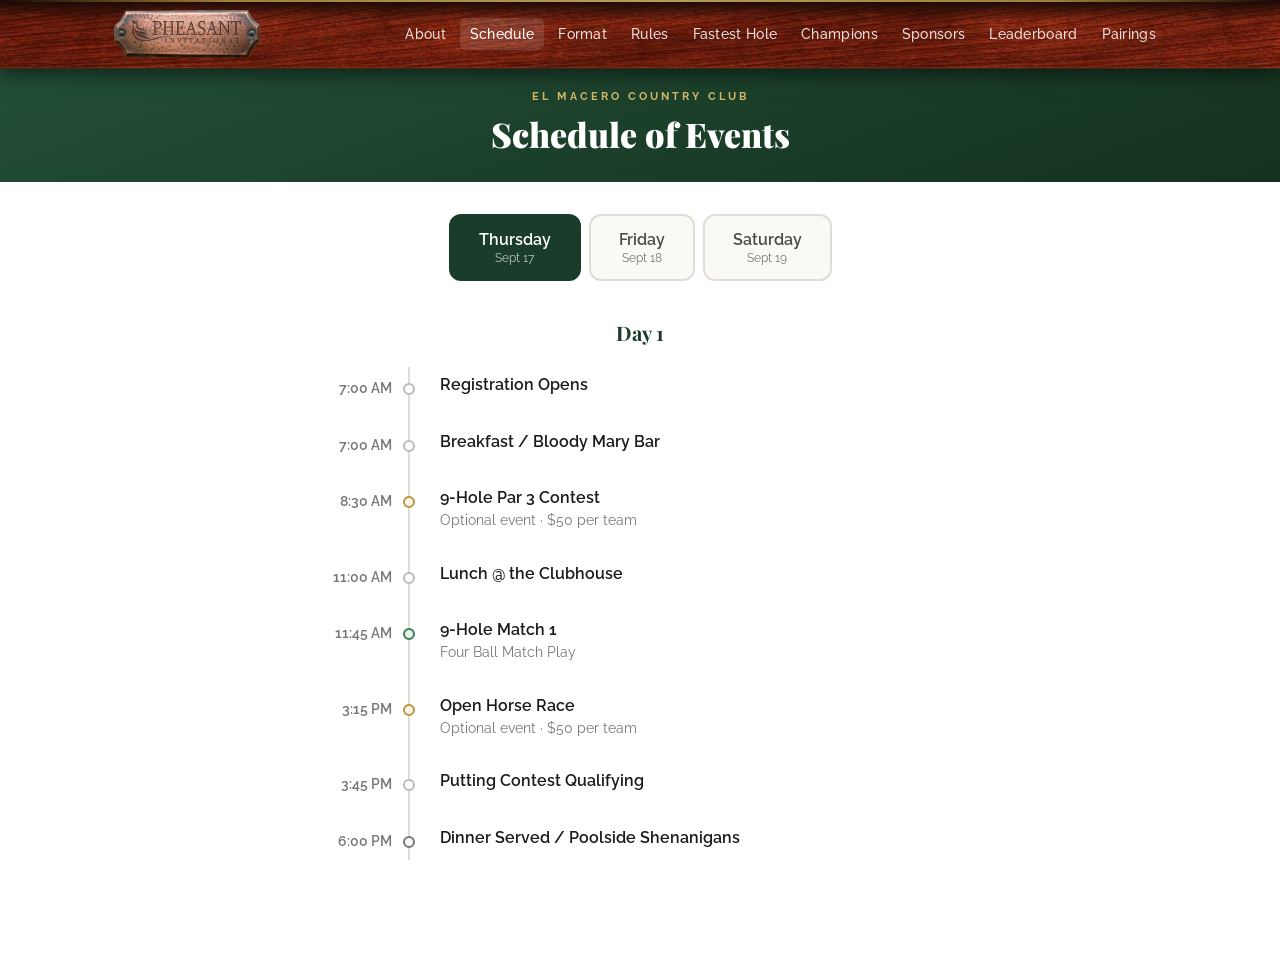
<file: schedule.html>
<!DOCTYPE html>
<html lang="en">
<head>
  <script async src="https://www.googletagmanager.com/gtag/js?id=G-2JSQBXHEBN"></script>
  <script>window.dataLayer=window.dataLayer||[];function gtag(){dataLayer.push(arguments);}gtag('js',new Date());gtag('config','G-2JSQBXHEBN');</script>
  <meta charset="UTF-8">
  <meta name="viewport" content="width=device-width, initial-scale=1.0, viewport-fit=cover">
  <title>Schedule | The Pheasant Invitational</title>
  <meta name="description" content="Three-day schedule of events for The Pheasant Invitational at El Macero Country Club.">
  <link rel="preconnect" href="https://fonts.googleapis.com">
  <link rel="preconnect" href="https://fonts.gstatic.com" crossorigin>
  <link href="https://fonts.googleapis.com/css2?family=Playfair+Display:ital,wght@0,400;0,700;0,900;1,400&family=Raleway:wght@300;400;500;600;700&display=swap" rel="stylesheet">
  <link rel="stylesheet" href="styles.css?v=11">
  <link rel="stylesheet" href="lux.css?v=11">
  <link rel="icon" href="favicon.ico" sizes="32x32">
  <meta name="theme-color" content="#1a0a05">
  <link rel="manifest" href="manifest.json">
  <link rel="apple-touch-icon" href="apple-touch-icon.png?v=2">
  <meta name="apple-mobile-web-app-capable" content="yes">
  <meta name="mobile-web-app-capable" content="yes">
  <meta name="apple-mobile-web-app-status-bar-style" content="black">
  <meta name="apple-mobile-web-app-title" content="Pheasant">
  <!-- If we arrived from the splash, cover the page so it can fade in cleanly -->
  <script>try{if(sessionStorage.getItem('pheasantFade'))document.documentElement.classList.add('from-splash');}catch(e){}</script>
  <style>
    /* Fade-in from the splash's backdrop color (only when coming from splash) */
    #pageFade {
      position: fixed; inset: 0; z-index: 9999;
      background: #0e2415; pointer-events: none;
      opacity: 0; transition: opacity 650ms ease;
    }
    html.from-splash #pageFade { opacity: 1; }

    /* Compact hero — matches leaderboard/pairings */
    .sch-hero {
      background: linear-gradient(160deg, #24523a 0%, #14311d 100%);
      color: #fff;
      text-align: center;
      padding: calc(88px + env(safe-area-inset-top, 0px)) 24px 22px;   /* top clears the fixed navbar */
      position: relative;
    }
    .sch-hero-eyebrow {
      font-family: 'Raleway', sans-serif;
      font-size: 11px;
      font-weight: 700;
      letter-spacing: 3px;
      text-transform: uppercase;
      color: var(--gold-light);
      margin-bottom: 8px;
    }
    .sch-hero-title {
      font-family: 'Playfair Display', serif;
      font-size: 34px;
      font-weight: 900;
      color: #fff;
      margin-bottom: 6px;
    }
    .sch-hero-sub {
      font-size: 13px;
      color: rgba(255,255,255,0.72);
      letter-spacing: 1px;
    }
    /* Drop the redundant in-section header (hero carries the title) */
    .schedule .section-header { display: none; }
    .schedule.section { padding-top: 32px; }
    @media (max-width: 600px) {
      .sch-hero { padding: calc(78px + env(safe-area-inset-top, 0px)) 20px 12px; }
      .sch-hero-title { font-size: 23px; margin-bottom: 4px; }
      .sch-hero-eyebrow { font-size: 10px; letter-spacing: 2px; margin-bottom: 4px; }
      .sch-hero-sub { font-size: 12px; }
    }
  </style>
</head>
<body>
  <div id="pageFade"></div>

  <!-- Navigation -->
  <nav id="navbar" class="navbar">
    <div class="nav-container">
      <a href="index.html" class="nav-logo"><img src="copper-logo-nav.png" alt="The Pheasant Invitational" class="nav-logo-img"></a>
      <button class="nav-toggle" id="navToggle" aria-label="Toggle navigation">
        <span></span><span></span><span></span>
      </button>
      <ul class="nav-menu" id="navMenu">
                <li><a href="index.html#about" class="nav-link">About</a></li>
                <li><a href="schedule.html" class="nav-link nav-link-active">Schedule</a></li>
                <li><a href="index.html#format" class="nav-link">Format</a></li>
                <li><a href="index.html#rules" class="nav-link">Rules</a></li>
                <li><a href="fastest-hole.html" class="nav-link">Fastest Hole</a></li>
                <li><a href="index.html#champions" class="nav-link">Champions</a></li>
                <li><a href="sponsors.html" class="nav-link">Sponsors</a></li>
                <li><a href="leaderboard.html" class="nav-link">Leaderboard</a></li>
                <li><a href="pairings.html" class="nav-link">Pairings</a></li>
            </ul>
    </div>
  </nav>

  <!-- Hero -->
  <section class="sch-hero">
    <p class="sch-hero-eyebrow">El Macero Country Club</p>
    <h1 class="sch-hero-title">Schedule of Events</h1>
  </section>

  <!-- Schedule -->
  <section class="section schedule">
    <div class="container">
      <div class="schedule-tabs">
        <button class="tab-btn active" data-day="day1">Thursday<span class="tab-date">Sept 17</span></button>
        <button class="tab-btn" data-day="day2">Friday<span class="tab-date">Sept 18</span></button>
        <button class="tab-btn" data-day="day3">Saturday<span class="tab-date">Sept 19</span></button>
      </div>

      <div class="schedule-content">
        <!-- Day 1 -->
        <div class="schedule-day active" id="day1">
          <h3 class="day-title">Day 1</h3>
          <div class="timeline">
            <div class="timeline-item">
              <div class="timeline-time">7:00 AM</div>
              <div class="timeline-event"><h4>Registration Opens</h4></div>
            </div>
            <div class="timeline-item">
              <div class="timeline-time">7:00 AM</div>
              <div class="timeline-event"><h4>Breakfast / Bloody Mary Bar</h4></div>
            </div>
            <div class="timeline-item highlight">
              <div class="timeline-time">8:30 AM</div>
              <div class="timeline-event"><h4>9-Hole Par 3 Contest</h4><p>Optional event &middot; $50 per team</p></div>
            </div>
            <div class="timeline-item">
              <div class="timeline-time">11:00 AM</div>
              <div class="timeline-event"><h4>Lunch @ the Clubhouse</h4></div>
            </div>
            <div class="timeline-item match">
              <div class="timeline-time">11:45 AM</div>
              <div class="timeline-event"><h4>9-Hole Match 1</h4><p>Four Ball Match Play</p></div>
            </div>
            <div class="timeline-item highlight">
              <div class="timeline-time">3:15 PM</div>
              <div class="timeline-event"><h4>Open Horse Race</h4><p>Optional event &middot; $50 per team</p></div>
            </div>
            <div class="timeline-item">
              <div class="timeline-time">3:45 PM</div>
              <div class="timeline-event"><h4>Putting Contest Qualifying</h4></div>
            </div>
            <div class="timeline-item social">
              <div class="timeline-time">6:00 PM</div>
              <div class="timeline-event"><h4>Dinner Served / Poolside Shenanigans</h4></div>
            </div>
          </div>
        </div>

        <!-- Day 2 -->
        <div class="schedule-day" id="day2">
          <h3 class="day-title">Day 2</h3>
          <div class="timeline">
            <div class="timeline-item">
              <div class="timeline-time">7:30 AM</div>
              <div class="timeline-event"><h4>Breakfast / Bloody Mary Bar</h4></div>
            </div>
            <div class="timeline-item match">
              <div class="timeline-time">9:00 AM</div>
              <div class="timeline-event"><h4>9-Hole Match 2</h4><p>Four Ball Match Play</p></div>
            </div>
            <div class="timeline-item social">
              <div class="timeline-time">12:00 PM</div>
              <div class="timeline-event"><h4>Lunch @ the Clubhouse</h4></div>
            </div>
            <div class="timeline-item match">
              <div class="timeline-time">1:00 PM</div>
              <div class="timeline-event"><h4>9-Hole Match 3</h4><p>Four Ball Match Play</p></div>
            </div>
            <div class="timeline-item highlight">
              <div class="timeline-time">4:30 PM</div>
              <div class="timeline-event"><h4>Putting Contest / Fastest Hole / Cigars / Friday Night Party</h4></div>
            </div>
            <div class="timeline-item social">
              <div class="timeline-time">6:00 PM</div>
              <div class="timeline-event"><h4>Dinner Served</h4></div>
            </div>
            <div class="timeline-item social">
              <div class="timeline-time">9:15 PM</div>
              <div class="timeline-event"><h4>Late-Night Snack</h4></div>
            </div>
          </div>
        </div>

        <!-- Day 3 -->
        <div class="schedule-day" id="day3">
          <h3 class="day-title">Day 3</h3>
          <div class="timeline">
            <div class="timeline-item">
              <div class="timeline-time">7:00 AM</div>
              <div class="timeline-event"><h4>Breakfast / Bloody Mary Bar</h4></div>
            </div>
            <div class="timeline-item highlight">
              <div class="timeline-time">7:30 AM</div>
              <div class="timeline-event"><h4>Putting Contest Semifinals</h4></div>
            </div>
            <div class="timeline-item match">
              <div class="timeline-time">8:30 AM</div>
              <div class="timeline-event"><h4>9-Hole Match 4</h4><p>Four Ball Match Play</p></div>
            </div>
            <div class="timeline-item">
              <div class="timeline-time">11:30 AM</div>
              <div class="timeline-event"><h4>Lunch / Putting Contest Championship</h4></div>
            </div>
            <div class="timeline-item match">
              <div class="timeline-time">12:30 PM</div>
              <div class="timeline-event"><h4>9-Hole Match 5</h4><p>Four Ball Match Play</p></div>
            </div>
            <div class="timeline-item highlight">
              <div class="timeline-time">4:00 PM</div>
              <div class="timeline-event"><h4>Championship Horse Race</h4><p>Flight Winners &amp; Runners-Up compete for the title</p></div>
            </div>
            <div class="timeline-item social">
              <div class="timeline-time">5:30 PM</div>
              <div class="timeline-event"><h4>Cocktails &amp; Heavy Hors D'oeuvres</h4></div>
            </div>
            <div class="timeline-item social">
              <div class="timeline-time">6:30 PM</div>
              <div class="timeline-event"><h4>Awards Presentation</h4></div>
            </div>
          </div>
        </div>
      </div>
    </div>
  </section>

  <script src="app.js?v=11"></script>
  <script src="lux.js?v=11"></script>
  <script>
    // Fade the page in from the splash color, then clean up.
    (function () {
      var f = document.getElementById('pageFade');
      if (!document.documentElement.classList.contains('from-splash')) { if (f) f.remove(); return; }
      try { sessionStorage.removeItem('pheasantFade'); } catch (e) {}
      requestAnimationFrame(function () {
        requestAnimationFrame(function () { document.documentElement.classList.remove('from-splash'); });
      });
      setTimeout(function () { if (f) f.remove(); }, 750);
    })();
  </script>
</body>
</html>
</file>
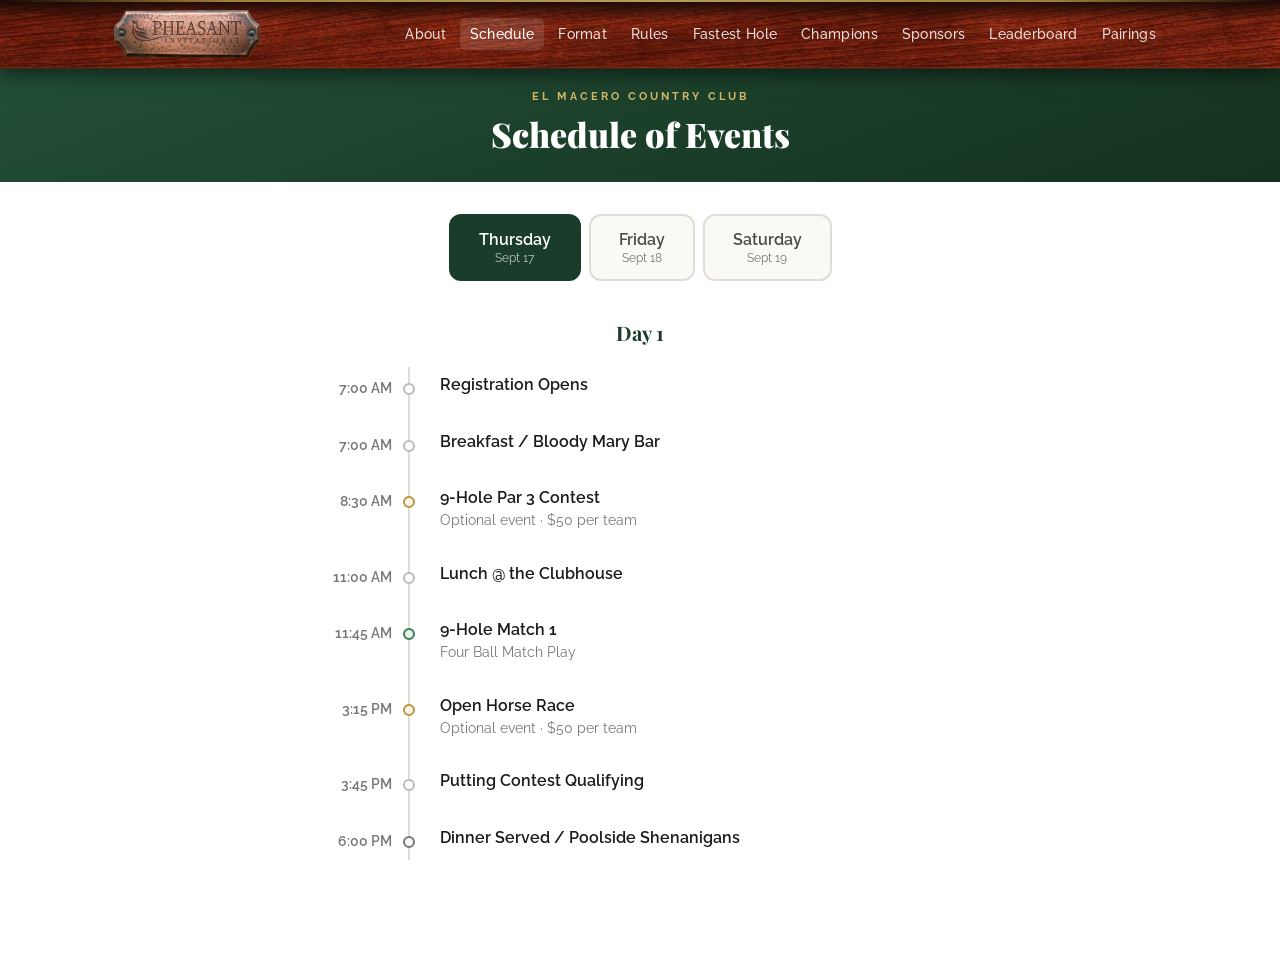
<file: splash.html>
<!DOCTYPE html>
<html lang="en">
<head>
  <meta charset="UTF-8">
  <meta name="viewport" content="width=device-width, initial-scale=1.0, viewport-fit=cover">
  <title>The Pheasant Invitational</title>
  <meta name="theme-color" content="#0e2415">
  <link rel="icon" href="favicon.ico" sizes="32x32">
  <link rel="apple-touch-icon" href="apple-touch-icon.png?v=2">
  <meta name="apple-mobile-web-app-capable" content="yes">
  <meta name="mobile-web-app-capable" content="yes">
  <meta name="apple-mobile-web-app-status-bar-style" content="black">
  <style>
    html, body { height: 100%; margin: 0; background: #0e2415; }
    #splash {
      position: fixed; inset: 0;
      background: #0e2415;                 /* brand backdrop = the color it fades to */
      overflow: hidden;
      display: flex;
      align-items: center;
      justify-content: center;
    }
    /* Full video, whole copper plate intact, with a small margin on the sides so
       it reads as a framed launch card rather than a cropped/letterboxed frame. */
    #splashVid {
      width: 92%;
      height: auto;
      max-height: 94%;
      display: block;
      /* Show the first frame instantly so the card is never a blank green box
         while the video buffers/decodes on iOS. */
      background: #0e2415 url('pheasant-splash-poster.jpg?v=1') center/cover no-repeat;
      border-radius: 18px;
      box-shadow: 0 18px 50px rgba(0,0,0,0.55), 0 0 0 1px rgba(198,160,90,0.18);
      transition: opacity 650ms ease;
    }
    #splash.done #splashVid { opacity: 0; }   /* fades to the #0e2415 backdrop */
  </style>
</head>
<body>
  <div id="splash">
    <video id="splashVid" src="pheasant-splash.mp4?v=3" poster="pheasant-splash-poster.jpg?v=1" muted playsinline autoplay preload="auto"></video>
  </div>

  <script>
    (function () {
      var NEXT = 'schedule.html';
      var KEY  = 'pheasantSplashSeen';

      function goNext() { window.location.replace(NEXT); }

      // ?replay (or ?force) always plays — handy for testing; doesn't touch
      // the daily gate.
      var force = /[?&](replay|force)/i.test(location.search);

      // Event-week only: outside the tournament window, the app opens to the
      // homepage instead of the splash. (Matches app.js TOURNAMENT_NAV dates.)
      var EVENT_START = new Date('2026-08-11T00:00:00Z');
      var EVENT_END   = new Date('2026-12-31T23:59:59Z');
      var now = new Date();
      if (!force && (now < EVENT_START || now > EVENT_END)) {
        window.location.replace('index.html');
        return;
      }

      // Once per day: if already shown today, skip straight to Schedule.
      var d = new Date();
      var today = d.getFullYear() + '-' + (d.getMonth() + 1) + '-' + d.getDate();
      if (!force) {
        var seen;
        try { seen = localStorage.getItem(KEY); } catch (e) {}
        if (seen === today) { goNext(); return; }
        try { localStorage.setItem(KEY, today); } catch (e) {}
      }

      var v = document.getElementById('splashVid');
      var went = false;
      function finish() {
        if (went) return; went = true;
        // Tell the Schedule page to fade in from the same color.
        try { sessionStorage.setItem('pheasantFade', '1'); } catch (e) {}
        document.getElementById('splash').classList.add('done');  // fade video → backdrop
        setTimeout(goNext, 600);                                  // then navigate
      }

      v.addEventListener('ended', finish);
      v.addEventListener('error', finish);
      // Safety net: never trap the user if the video stalls.
      setTimeout(finish, 14000);

      var p = v.play();
      if (p && p.catch) p.catch(function () { finish(); });  // autoplay blocked → still hand off gracefully
    })();
  </script>
</body>
</html>
</file>
<file: styles.css>
/* ============================================================
   The Pheasant Invitational — El Macero Country Club
   Stylesheet
   ============================================================ */

/* ---------- Reset & Base ---------- */
*, *::before, *::after { box-sizing: border-box; margin: 0; padding: 0; }

html { scroll-behavior: smooth; scroll-padding-top: calc(72px + env(safe-area-inset-top, 0px)); overflow-x: hidden; background: #160904; }

body {
  font-family: 'Raleway', system-ui, -apple-system, sans-serif;
  color: #1a1a1a;
  background: #fff;
  line-height: 1.6;
  -webkit-font-smoothing: antialiased;
  overflow-x: hidden;
}

h1, h2, h3, h4, h5 {
  font-family: 'Playfair Display', Georgia, serif;
  line-height: 1.2;
}

a { color: inherit; text-decoration: none; }
img { max-width: 100%; display: block; }
ul { list-style: none; }
button { font-family: inherit; cursor: pointer; }
input, select, textarea { font-family: inherit; }

.container { max-width: 1100px; margin: 0 auto; padding: 0 24px; }


/* ---------- Color Palette ---------- */
:root {
  --green-dark: #1a3c2a;
  --green-mid: #2d5a3f;
  --green-light: #3a7d5c;
  --green-pale: #e8f0eb;
  --gold: #b8963e;
  --gold-light: #d4b668;
  --gold-pale: #faf5e8;
  --cream: #faf9f6;
  --charcoal: #1a1a1a;
  --gray-dark: #4a4a4a;
  --gray-mid: #777;
  --gray-light: #bbb;
  --gray-rule: #e0ddd7;
  --white: #ffffff;
  --danger: #b91c1c;
  --success: #166534;
}


/* ---------- Navbar ---------- */
.navbar {
  position: fixed;
  top: 0;
  left: 0;
  right: 0;
  z-index: 100;
  /* Extend the wood grain up into the iPhone notch/status-bar area
     (installed app, viewport-fit=cover) and keep nav content below it. */
  padding-top: env(safe-area-inset-top, 0px);
  background:
    /* Paint the whole notch/status-bar strip solid dark, then fade into the wood
       grain just below it — nothing light can show through in the notch. */
    linear-gradient(to bottom,
      #160904 0,
      #160904 env(safe-area-inset-top, 0px),
      rgba(22,9,4,0) calc(env(safe-area-inset-top, 0px) + 22px)),
    url('mahogany-nav.jpg') center/cover no-repeat;
  background-color: #160904;
  border-bottom: 1px solid rgba(140,100,50,0.3);
  box-shadow: 0 6px 18px rgba(0,0,0,0.5), inset 0 -1px 0 rgba(255,220,160,0.08);
  transition: box-shadow 0.3s;
}

/* Bulletproof opaque cap over the status-bar / notch strip: sits above the
   white page but only spans the safe-area inset, so the notch is always dark
   (never the white body bleeding through iOS's translucent status bar). */
.navbar::after {
  content: '';
  position: fixed;
  top: 0;
  left: 0;
  right: 0;
  height: env(safe-area-inset-top, 0px);
  background: #160904;
  z-index: 1;
  pointer-events: none;
}

.navbar.scrolled {
  box-shadow: 0 8px 28px rgba(0,0,0,0.6), inset 0 -1px 0 rgba(255,220,160,0.08);
}

.nav-container {
  max-width: 1100px;
  margin: 0 auto;
  padding: 0 24px;
  display: flex;
  align-items: center;
  justify-content: space-between;
  height: 68px;
}

.nav-logo {
  display: flex;
  align-items: center;
}

.nav-logo-img {
  height: 48px;
  width: auto;
  display: block;
}

.nav-menu {
  display: flex;
  align-items: center;
  gap: 4px;
}

.nav-link {
  color: rgba(255,255,255,0.85);
  font-size: 14px;
  font-weight: 500;
  padding: 8px 10px;
  border-radius: 6px;
  transition: color 0.2s, background 0.2s;
  letter-spacing: 0.3px;
  white-space: nowrap;
}

.nav-link:hover {
  color: #fff;
  background: rgba(255,255,255,0.08);
}

.nav-cta {
  background: var(--gold);
  color: #fff !important;
  border-radius: 999px;
  padding: 8px 16px;
  font-weight: 600;
  margin-left: 6px;
}

/* Tournament-week nav items — hidden until event week */
.tournament-nav-item { display: none; }
.nav-link-active {
  color: #fff !important;
  background: rgba(255,255,255,0.12);
}

.nav-cta:hover {
  background: var(--gold-light);
}

/* Hamburger */
.nav-toggle {
  display: none;
  flex-direction: column;
  gap: 5px;
  background: none;
  border: none;
  padding: 8px;
}

.nav-toggle span {
  display: block;
  width: 24px;
  height: 2px;
  background: #fff;
  border-radius: 2px;
  transition: transform 0.3s, opacity 0.3s;
}

.nav-toggle.active span:nth-child(1) { transform: translateY(7px) rotate(45deg); }
.nav-toggle.active span:nth-child(2) { opacity: 0; }
.nav-toggle.active span:nth-child(3) { transform: translateY(-7px) rotate(-45deg); }


/* ---------- Hero ---------- */
.hero {
  position: relative;
  min-height: 100vh;
  display: flex;
  align-items: center;
  justify-content: center;
  text-align: center;
  background: linear-gradient(155deg, var(--green-dark) 0%, #0f2a1a 40%, #0a1f14 100%);
  overflow: hidden;
}

.hero::before {
  content: '';
  position: absolute;
  inset: 0;
  background:
    radial-gradient(ellipse at 20% 50%, rgba(184,150,62,0.08) 0%, transparent 60%),
    radial-gradient(ellipse at 80% 30%, rgba(58,125,92,0.12) 0%, transparent 50%);
}

.hero-overlay {
  position: absolute;
  inset: 0;
  background: url('data:image/svg+xml,<svg xmlns="http://www.w3.org/2000/svg" width="100" height="100"><rect fill="none" width="100" height="100"/><circle fill="rgba(255,255,255,0.015)" cx="50" cy="50" r="1"/></svg>');
}

.hero-content {
  position: relative;
  z-index: 2;
  padding: calc(100px + env(safe-area-inset-top, 0px)) 24px 40px;
  max-width: 700px;
}

.hero-subtitle {
  font-family: 'Raleway', sans-serif;
  font-size: 14px;
  font-weight: 500;
  letter-spacing: 4px;
  text-transform: uppercase;
  color: var(--gold-light);
  margin-bottom: 20px;
}

.hero-title {
  font-family: 'Playfair Display', Georgia, serif;
  font-size: clamp(48px, 8vw, 80px);
  font-weight: 900;
  color: #fff;
  line-height: 1.05;
  margin-bottom: 24px;
}

.hero-divider {
  width: 80px;
  height: 2px;
  background: var(--gold);
  margin: 0 auto 24px;
}

.hero-date {
  font-family: 'Playfair Display', Georgia, serif;
  font-size: 22px;
  color: rgba(255,255,255,0.9);
  font-weight: 400;
  margin-bottom: 8px;
}

.hero-tagline {
  font-size: 14px;
  color: rgba(255,255,255,0.55);
  letter-spacing: 1.5px;
  text-transform: uppercase;
  font-weight: 400;
  margin-bottom: 8px;
}

.hero-est-line {
  display: flex;
  align-items: center;
  justify-content: center;
  gap: 20px;
  margin-bottom: 28px;
}

.hero-est-line::before,
.hero-est-line::after {
  content: '';
  width: 60px;
  height: 1px;
}

.hero-est-line::before {
  background: linear-gradient(90deg, transparent, var(--gold));
}

.hero-est-line::after {
  background: linear-gradient(90deg, var(--gold), transparent);
}

.hero-est {
  font-family: 'Raleway', sans-serif;
  font-size: 11px;
  font-weight: 600;
  letter-spacing: 8px;
  text-transform: uppercase;
  color: rgba(212,182,104,0.6);
  margin: 0;
}

.hero-actions {
  display: flex;
  gap: 16px;
  justify-content: center;
  flex-wrap: wrap;
}

/* 65th Anniversary */
.hero-anniversary {
  font-family: 'Playfair Display', Georgia, serif;
  font-size: clamp(42px, 7vw, 56px);
  font-weight: 900;
  color: var(--gold-light);
  letter-spacing: 3px;
  margin-bottom: 8px;
  position: relative;
  display: inline-block;
}

.hero-anniversary .ordinal {
  font-size: 0.45em;
  vertical-align: super;
  margin-right: 2px;
  font-weight: 700;
}

.hero-anniversary .annual-text {
  font-family: 'Raleway', sans-serif;
  font-size: 0.3em;
  font-weight: 600;
  letter-spacing: 8px;
  text-transform: uppercase;
  display: block;
  color: rgba(212,182,104,0.6);
  margin-top: 4px;
}

.hero-anniversary-line {
  display: flex;
  align-items: center;
  justify-content: center;
  gap: 20px;
  margin-bottom: 12px;
}

.hero-anniversary-line::before,
.hero-anniversary-line::after {
  content: '';
  width: 60px;
  height: 1px;
  background: linear-gradient(90deg, transparent, var(--gold), transparent);
}

.hero-anniversary-line::before {
  background: linear-gradient(90deg, transparent, var(--gold));
}

.hero-anniversary-line::after {
  background: linear-gradient(90deg, var(--gold), transparent);
}


/* Subtle gold shimmer on anniversary text */
@keyframes goldShimmer {
  0%, 100% { opacity: 1; }
  50% { opacity: 0.75; text-shadow: 0 0 20px rgba(184,150,62,0.3); }
}

.hero-anniversary {
  animation: goldShimmer 4s ease-in-out infinite;
}


/* ---------- Buttons ---------- */
.btn {
  display: inline-block;
  padding: 14px 32px;
  font-size: 14px;
  font-weight: 600;
  letter-spacing: 0.8px;
  text-transform: uppercase;
  border-radius: 999px;
  border: 2px solid transparent;
  transition: all 0.3s ease;
  cursor: pointer;
}

.btn-primary {
  background: var(--gold);
  color: #fff;
  border-color: var(--gold);
}

.btn-primary:hover {
  background: var(--gold-light);
  border-color: var(--gold-light);
  transform: translateY(-2px);
  box-shadow: 0 4px 16px rgba(184,150,62,0.35);
}

.btn-outline {
  background: transparent;
  color: #fff;
  border-color: rgba(255,255,255,0.35);
}

.btn-outline:hover {
  border-color: #fff;
  background: rgba(255,255,255,0.08);
  transform: translateY(-2px);
}


/* ---------- Section Shared ---------- */
.section {
  padding: 96px 0;
}

.section-header {
  text-align: center;
  margin-bottom: 56px;
}

.section-header h2 {
  font-size: 36px;
  font-weight: 700;
  color: var(--green-dark);
  margin-bottom: 16px;
}

.section-divider {
  width: 60px;
  height: 2px;
  background: var(--gold);
  margin: 0 auto 16px;
}

.section-subtitle {
  font-size: 16px;
  color: var(--gray-mid);
}


/* ---------- About ---------- */
.about {
  background: var(--cream);
}

.about-grid {
  display: grid;
  grid-template-columns: repeat(3, 1fr);
  gap: 32px;
}

.about-card {
  background: var(--white);
  border: 1px solid var(--gray-rule);
  border-radius: 16px;
  padding: 36px 28px;
  text-align: center;
  transition: transform 0.3s, box-shadow 0.3s;
}

.about-card:hover {
  transform: translateY(-4px);
  box-shadow: 0 8px 32px rgba(0,0,0,0.06);
}

.about-icon {
  font-size: 40px;
  margin-bottom: 20px;
}

.about-card h3 {
  font-size: 20px;
  color: var(--green-dark);
  margin-bottom: 12px;
}

.about-card p {
  font-size: 15px;
  color: var(--gray-dark);
  line-height: 1.7;
}


/* ---------- Schedule ---------- */
.schedule {
  background: var(--white);
}

.schedule-tabs {
  display: flex;
  justify-content: center;
  gap: 8px;
  margin-bottom: 40px;
}

.tab-btn {
  display: flex;
  flex-direction: column;
  align-items: center;
  gap: 2px;
  padding: 14px 28px;
  background: var(--cream);
  border: 2px solid var(--gray-rule);
  border-radius: 12px;
  font-family: 'Raleway', sans-serif;
  font-size: 16px;
  font-weight: 600;
  color: var(--gray-dark);
  cursor: pointer;
  transition: all 0.25s;
}

.tab-btn .tab-date {
  display: block;
  font-size: 12px;
  font-weight: 400;
  color: var(--gray-mid);
}

.tab-btn:hover {
  border-color: var(--green-light);
  color: var(--green-dark);
}

.tab-btn.active {
  background: var(--green-dark);
  border-color: var(--green-dark);
  color: #fff;
}

.tab-btn.active .tab-date {
  color: rgba(255,255,255,0.7);
}

.schedule-day {
  display: none;
}

.schedule-day.active {
  display: block;
  animation: fadeUp 0.35s ease;
}

@keyframes fadeUp {
  from { opacity: 0; transform: translateY(12px); }
  to { opacity: 1; transform: translateY(0); }
}

.day-title {
  font-size: 20px;
  color: var(--green-dark);
  margin-bottom: 14px;
  text-align: center;
}

/* Timeline */
.timeline {
  max-width: 640px;
  margin: 0 auto;
  position: relative;
}

.timeline::before {
  content: '';
  position: absolute;
  left: 88px;
  top: 8px;
  bottom: 8px;
  width: 2px;
  background: var(--gray-rule);
}

.timeline-item {
  display: flex;
  gap: 24px;
  padding: 16px 0;
  position: relative;
}

.timeline-item::before {
  content: '';
  position: absolute;
  left: 83px;
  top: 24px;
  width: 12px;
  height: 12px;
  border-radius: 50%;
  background: var(--white);
  border: 2px solid var(--gray-light);
  z-index: 1;
}

.timeline-item.match::before {
  border-color: var(--green-light);
  background: var(--green-pale);
}

.timeline-item.highlight::before {
  border-color: var(--gold);
  background: var(--gold-pale);
}

.timeline-item.social::before {
  border-color: var(--gray-mid);
  background: var(--cream);
}

.timeline-time {
  flex: 0 0 72px;
  text-align: right;
  font-size: 14px;
  font-weight: 600;
  color: var(--gray-mid);
  padding-top: 2px;
}

.timeline-event {
  flex: 1;
  padding-left: 24px;
}

.timeline-event h4 {
  font-family: 'Raleway', sans-serif;
  font-size: 16px;
  font-weight: 600;
  color: var(--charcoal);
  margin-bottom: 2px;
}

.timeline-event p {
  font-size: 14px;
  color: var(--gray-mid);
}


/* ---------- Format ---------- */
.format {
  background: var(--cream);
}

.format-block {
  max-width: 800px;
  margin: 0 auto 48px;
}

.format-block:last-child {
  margin-bottom: 0;
}

.format-block h3 {
  font-size: 24px;
  color: var(--green-dark);
  margin-bottom: 16px;
  padding-bottom: 12px;
  border-bottom: 1px solid var(--gray-rule);
}

.format-block p {
  font-size: 15px;
  color: var(--gray-dark);
  line-height: 1.7;
  margin-bottom: 16px;
}

.format-note {
  font-size: 14px;
  color: var(--gray-mid);
  font-style: italic;
}

/* Scoring Grid */
.scoring-grid {
  display: grid;
  grid-template-columns: repeat(4, 1fr);
  gap: 12px;
  margin: 24px 0;
}

.scoring-item {
  background: var(--white);
  border: 1px solid var(--gray-rule);
  border-radius: 12px;
  padding: 20px 12px;
  text-align: center;
}

.scoring-value {
  display: block;
  font-family: 'Playfair Display', Georgia, serif;
  font-size: 28px;
  font-weight: 700;
  color: var(--green-dark);
  margin-bottom: 4px;
}

.scoring-label {
  font-size: 12px;
  color: var(--gray-mid);
  text-transform: uppercase;
  letter-spacing: 0.5px;
  font-weight: 500;
}

/* Elimination Bracket */
.elimination-bracket {
  margin: 24px 0;
}

.bracket-round {
  display: flex;
  align-items: baseline;
  gap: 16px;
  padding: 16px 20px;
  background: var(--white);
  border-left: 3px solid var(--green-light);
  margin-bottom: 8px;
  border-radius: 0 10px 10px 0;
}

.bracket-round.final {
  border-left-color: var(--gold);
  background: var(--gold-pale);
}

.bracket-label {
  flex: 0 0 72px;
  font-family: 'Playfair Display', Georgia, serif;
  font-size: 16px;
  font-weight: 700;
  color: var(--green-dark);
}

.bracket-detail {
  font-size: 14px;
  color: var(--gray-dark);
  line-height: 1.5;
}

/* Optional Competitions */
.optional-grid {
  display: grid;
  grid-template-columns: repeat(2, 1fr);
  gap: 20px;
  margin-top: 20px;
}

.optional-card {
  background: var(--white);
  border: 1px solid var(--gray-rule);
  border-radius: 14px;
  padding: 24px;
}

.optional-card--wide {
  grid-column: 1 / -1;
}

.optional-card h4 {
  font-size: 18px;
  color: var(--green-dark);
  margin-bottom: 6px;
}

.optional-meta {
  font-size: 13px;
  color: var(--gold);
  font-weight: 600;
  margin-bottom: 10px;
}

.optional-card p:last-child {
  font-size: 14px;
  color: var(--gray-dark);
  line-height: 1.6;
}


/* ---------- Registration ---------- */
.registration {
  background: var(--white);
}

/* Countdown Timer */
/* Dual Countdown Container */
.countdown-dual {
  display: grid;
  grid-template-columns: repeat(2, 1fr);
  gap: 20px;
  max-width: 800px;
  margin: 0 auto 56px;
}

.countdown-box {
  background: var(--green-dark);
  border-radius: 16px;
  padding: 32px 28px;
  text-align: center;
  color: #fff;
  max-width: 560px;
  margin: 0 auto;
  display: flex;
  flex-direction: column;
}

.countdown-box .btn {
  align-self: center;
}

.countdown-flex-gap {
  flex: 1;
  min-height: 20px;
}

.countdown-refresh-prompt {
  text-align: center;
  margin-top: 16px;
}

.btn-refresh {
  background: var(--gold);
  color: var(--green-dark);
  border: none;
  font-family: 'Raleway', sans-serif;
  font-weight: 700;
  font-size: 13px;
  letter-spacing: 1px;
  text-transform: uppercase;
  padding: 12px 28px;
  border-radius: 999px;
  cursor: pointer;
  transition: background 0.2s;
}

.btn-refresh:hover {
  background: var(--gold-light);
}

.countdown-refresh-note {
  font-size: 11px;
  color: rgba(255,255,255,0.5);
  margin-top: 10px;
  font-style: italic;
}

.countdown-sponsor { border-top: 3px solid var(--gold); }
.countdown-open { border-top: 3px solid var(--green-light); }

.countdown-badge {
  display: inline-block;
  font-family: 'Raleway', sans-serif;
  font-size: 11px;
  font-weight: 700;
  text-transform: uppercase;
  letter-spacing: 1px;
  padding: 4px 12px;
  border-radius: 999px;
  margin-bottom: 12px;
}

.countdown-sponsor .countdown-badge {
  background: rgba(184,150,62,0.2);
  color: var(--gold-light);
}

.countdown-open .countdown-badge {
  background: rgba(58,125,92,0.2);
  color: var(--green-light);
}

.countdown-note {
  font-size: 12px;
  color: rgba(255,255,255,0.4);
  margin-top: 8px;
  font-style: italic;
}

.countdown-box h3 {
  font-size: 18px;
  color: var(--gold-light);
  margin-bottom: 20px;
}

.countdown-timer {
  display: flex;
  justify-content: center;
  align-items: flex-start;
  gap: 8px;
}

.countdown-unit {
  display: flex;
  flex-direction: column;
  align-items: center;
}

.countdown-value {
  font-family: 'Playfair Display', Georgia, serif;
  font-size: 44px;
  font-weight: 700;
  color: #fff;
  line-height: 1;
  min-width: 68px;
  background: rgba(0,0,0,0.2);
  border-radius: 10px;
  padding: 12px 8px;
}

.countdown-label {
  font-size: 11px;
  text-transform: uppercase;
  letter-spacing: 1px;
  color: rgba(255,255,255,0.5);
  margin-top: 6px;
  font-weight: 500;
}

.countdown-sep {
  font-family: 'Playfair Display', Georgia, serif;
  font-size: 36px;
  font-weight: 700;
  color: var(--gold);
  padding-top: 12px;
  line-height: 1;
}

.countdown-date {
  font-size: 14px;
  color: rgba(255,255,255,0.5);
  margin-top: 16px;
  letter-spacing: 0.5px;
}


.countdown-live {
  display: inline-block;
  font-size: 22px;
  font-weight: 700;
  color: var(--gold-light);
  padding: 24px;
}

/* Registration Checklist */
.checklist-box {
  max-width: 600px;
  margin: 0 auto 24px;
  background: var(--green-pale);
  border: 1px solid rgba(45,90,63,0.15);
  border-radius: 14px;
  padding: 24px 28px;
}

.checklist-box h3 {
  font-size: 18px;
  color: var(--green-dark);
  margin-bottom: 4px;
  text-align: center;
}

.checklist-intro {
  font-size: 13px;
  color: var(--gray-mid);
  margin-bottom: 12px;
  text-align: center;
}

.checklist-handicap-notice {
  font-size: 13px;
  color: #5a4a1a;
  background: rgba(212,182,104,0.12);
  border: 1px solid rgba(212,182,104,0.4);
  border-radius: 8px;
  padding: 10px 16px;
  margin-bottom: 20px;
  line-height: 1.5;
  text-align: center;
}

.checklist-grid {
  display: grid;
  grid-template-columns: repeat(3, 1fr);
  gap: 20px;
}

.checklist-col h4 {
  font-family: 'Raleway', sans-serif;
  font-size: 12px;
  font-weight: 700;
  text-transform: uppercase;
  letter-spacing: 0.8px;
  color: var(--green-dark);
  margin-bottom: 8px;
  padding-bottom: 6px;
  border-bottom: 1px solid rgba(45,90,63,0.15);
}

.reg-checklist {
  list-style: none;
}

.reg-checklist li {
  font-size: 13px;
  color: var(--gray-dark);
  line-height: 1.5;
  padding: 3px 0 3px 16px;
  position: relative;
}

.reg-checklist li::before {
  content: '';
  position: absolute;
  left: 0;
  top: 10px;
  width: 6px;
  height: 6px;
  border-radius: 50%;
  background: var(--green-light);
}

.checklist-note {
  font-size: 12px;
  color: var(--gray-mid);
  text-align: center;
  margin-top: 14px;
  font-style: italic;
}

/* Key Dates */
.reg-dates {
  display: grid;
  grid-template-columns: repeat(3, 1fr);
  gap: 20px;
  margin-bottom: 56px;
}

.reg-date-card {
  background: var(--cream);
  border: 1px solid var(--gray-rule);
  border-radius: 14px;
  padding: 28px 24px;
  text-align: center;
}

.reg-date-icon {
  font-size: 32px;
  margin-bottom: 12px;
}

.reg-date-card h4 {
  font-size: 16px;
  color: var(--green-dark);
  margin-bottom: 8px;
}

.reg-date-value {
  font-size: 14px;
  font-weight: 700;
  color: var(--gold);
  margin-bottom: 8px;
}

.reg-date-card p:last-child {
  font-size: 13px;
  color: var(--gray-mid);
}

/* Registration Process */
.reg-process {
  max-width: 700px;
  margin: 0 auto 56px;
}

.reg-process h3 {
  font-size: 24px;
  color: var(--green-dark);
  margin-bottom: 24px;
  text-align: center;
}

.process-steps {
  position: relative;
}

.process-step {
  display: flex;
  gap: 20px;
  margin-bottom: 24px;
}

.step-number {
  flex: 0 0 44px;
  height: 44px;
  background: var(--green-dark);
  color: #fff;
  border-radius: 50%;
  display: flex;
  align-items: center;
  justify-content: center;
  font-family: 'Playfair Display', Georgia, serif;
  font-size: 18px;
  font-weight: 700;
}

.step-content h4 {
  font-family: 'Raleway', sans-serif;
  font-size: 16px;
  font-weight: 600;
  color: var(--charcoal);
  margin-bottom: 4px;
}

.step-content p {
  font-size: 14px;
  color: var(--gray-dark);
  line-height: 1.6;
}

/* Pricing */
.pricing {
  margin-bottom: 56px;
}

.pricing h3 {
  font-size: 24px;
  color: var(--green-dark);
  margin-bottom: 4px;
  text-align: center;
}

.pricing-subtitle {
  font-size: 14px;
  color: var(--gray-mid);
  text-align: center;
  margin-bottom: 28px;
}

.pricing-grid {
  display: grid;
  grid-template-columns: repeat(3, 1fr);
  gap: 20px;
  margin-bottom: 32px;
}

.pricing-card {
  background: var(--cream);
  border: 1px solid var(--gray-rule);
  border-radius: 14px;
  padding: 32px 24px;
  text-align: center;
  transition: transform 0.3s, box-shadow 0.3s;
}

.pricing-card:hover {
  transform: translateY(-4px);
  box-shadow: 0 8px 24px rgba(0,0,0,0.06);
}

.pricing-card h4 {
  font-family: 'Raleway', sans-serif;
  font-size: 15px;
  font-weight: 600;
  color: var(--gray-dark);
  margin-bottom: 12px;
  text-transform: uppercase;
  letter-spacing: 0.5px;
}

.price {
  font-family: 'Playfair Display', Georgia, serif;
  font-size: 40px;
  font-weight: 700;
  color: var(--green-dark);
  margin-bottom: 4px;
}

.price-detail {
  font-size: 13px;
  color: var(--gray-mid);
  margin-bottom: 12px;
}

.price-total {
  font-size: 16px;
  font-weight: 700;
  color: var(--gold);
}

/* Optional Pricing */
.optional-pricing {
  max-width: 560px;
  margin: 0 auto 24px;
}

.optional-pricing h4 {
  font-family: 'Raleway', sans-serif;
  font-size: 14px;
  font-weight: 600;
  text-transform: uppercase;
  letter-spacing: 0.5px;
  color: var(--gray-dark);
  margin-bottom: 12px;
  text-align: center;
}

.optional-pricing-items {
  background: var(--cream);
  border: 1px solid var(--gray-rule);
  border-radius: 12px;
  overflow: hidden;
}

.optional-price-item {
  display: flex;
  justify-content: space-between;
  align-items: center;
  padding: 14px 20px;
  font-size: 14px;
  color: var(--gray-dark);
  border-bottom: 1px solid var(--gray-rule);
}

.optional-price-item:last-child {
  border-bottom: none;
}

.optional-price {
  font-weight: 700;
  color: var(--green-dark);
}

.deposit-notice {
  text-align: center;
  font-size: 14px;
  color: var(--gray-mid);
  font-style: italic;
  max-width: 560px;
  margin: 0 auto;
}

/* Registration Form */
.reg-form-container {
  max-width: 600px;
  margin: 0 auto;
  background: var(--cream);
  border: 1px solid var(--gray-rule);
  border-radius: 16px;
  padding: 36px;
}

.reg-form-container h3 {
  font-size: 24px;
  color: var(--green-dark);
  margin-bottom: 8px;
  text-align: center;
}

.form-status {
  text-align: center;
  font-size: 15px;
  color: var(--gold);
  font-weight: 600;
  padding: 20px;
  background: var(--gold-pale);
  border: 1px solid rgba(184,150,62,0.25);
  border-radius: 12px;
  margin-top: 16px;
}

/* Form Styles */
.reg-form fieldset {
  border: none;
  margin-bottom: 28px;
}

.reg-form legend {
  font-family: 'Playfair Display', Georgia, serif;
  font-size: 18px;
  font-weight: 700;
  color: var(--green-dark);
  margin-bottom: 16px;
  padding-bottom: 8px;
  border-bottom: 1px solid var(--gray-rule);
  width: 100%;
}

.form-group {
  margin-bottom: 16px;
}

.form-group label {
  display: block;
  font-size: 14px;
  font-weight: 500;
  color: var(--gray-dark);
  margin-bottom: 6px;
}

.reg-form input[type="text"],
.reg-form input[type="email"],
.reg-form input[type="tel"],
.reg-form select {
  width: 100%;
  padding: 12px 16px;
  font-size: 15px;
  border: 1px solid var(--gray-rule);
  border-radius: 10px;
  background: var(--white);
  color: var(--charcoal);
  transition: border-color 0.2s, box-shadow 0.2s;
}

.reg-form input:focus,
.reg-form select:focus {
  outline: none;
  border-color: var(--green-light);
  box-shadow: 0 0 0 3px rgba(58,125,92,0.12);
}

.checkbox-group label {
  display: flex;
  align-items: flex-start;
  gap: 10px;
  font-size: 14px;
  color: var(--gray-dark);
  cursor: pointer;
  line-height: 1.5;
}

.checkbox-group input[type="checkbox"] {
  margin-top: 3px;
  width: 18px;
  height: 18px;
  flex-shrink: 0;
  accent-color: var(--green-dark);
}

.btn-submit {
  width: 100%;
  padding: 16px;
  font-size: 15px;
  font-weight: 700;
  text-transform: uppercase;
  letter-spacing: 1px;
  background: var(--green-dark);
  color: #fff;
  border: none;
  border-radius: 12px;
  cursor: pointer;
  transition: background 0.3s, transform 0.2s;
}

.btn-submit:hover {
  background: var(--green-mid);
  transform: translateY(-2px);
}

/* Form Success */
.form-success {
  text-align: center;
  padding: 32px 16px;
}

.success-icon {
  width: 64px;
  height: 64px;
  background: var(--success);
  color: #fff;
  font-size: 32px;
  border-radius: 50%;
  display: flex;
  align-items: center;
  justify-content: center;
  margin: 0 auto 16px;
}

.form-success h4 {
  font-size: 22px;
  color: var(--green-dark);
  margin-bottom: 8px;
}

.form-success p {
  font-size: 14px;
  color: var(--gray-dark);
  line-height: 1.6;
}

/* Registration Type Tabs */
.reg-type-tabs {
  display: flex;
  gap: 0;
  margin-bottom: 24px;
  border-radius: 12px;
  overflow: hidden;
  border: 1px solid var(--gray-rule);
}

.reg-type-tab {
  flex: 1;
  padding: 14px 16px;
  font-family: 'Raleway', sans-serif;
  font-size: 14px;
  font-weight: 600;
  background: var(--white);
  color: var(--gray-dark);
  border: none;
  cursor: pointer;
  transition: background 0.2s, color 0.2s;
}

.reg-type-tab:first-child {
  border-right: 1px solid var(--gray-rule);
}

.reg-type-tab.active {
  background: var(--green-dark);
  color: #fff;
}

.reg-type-tab.tab-disabled {
  opacity: 0.4;
  cursor: not-allowed;
}

.reg-type-tab:hover:not(.active):not(.tab-disabled) {
  background: var(--green-pale);
}

/* Sponsor-Only Fields */
.sponsor-only-fields {
  border: 1px solid rgba(184,150,62,0.3) !important;
  background: var(--gold-pale);
  border-radius: 12px;
  padding: 24px !important;
  margin-bottom: 28px;
}

.sponsor-notice {
  background: rgba(184,150,62,0.1);
  border: 1px solid rgba(184,150,62,0.25);
  border-radius: 10px;
  padding: 14px 18px;
  margin-top: 8px;
}

.sponsor-notice p {
  font-size: 13px;
  color: var(--gray-dark);
  line-height: 1.6;
  margin: 0;
}

/* File Upload */
.file-upload-wrapper {
  position: relative;
}

.file-upload-wrapper input[type="file"] {
  position: absolute;
  width: 0;
  height: 0;
  opacity: 0;
  overflow: hidden;
}

.file-upload-info {
  display: flex;
  align-items: center;
  gap: 12px;
  padding: 10px 16px;
  border: 1px dashed var(--gray-rule);
  border-radius: 10px;
  background: var(--white);
}

.file-upload-text {
  flex: 1;
  font-size: 14px;
  color: var(--gray-mid);
  white-space: nowrap;
  overflow: hidden;
  text-overflow: ellipsis;
}

.btn-file-choose {
  padding: 8px 16px;
  font-size: 13px;
  font-weight: 600;
  background: var(--green-dark);
  color: #fff;
  border: none;
  border-radius: 8px;
  cursor: pointer;
  transition: background 0.2s;
  white-space: nowrap;
}

.btn-file-choose:hover {
  background: var(--green-mid);
}

.field-hint {
  font-size: 12px;
  color: var(--gray-mid);
  margin-top: 6px;
}

/* Logo Preview */
.logo-preview {
  margin-top: 12px;
  display: flex;
  align-items: center;
  gap: 12px;
}

.logo-preview img {
  max-width: 120px;
  max-height: 80px;
  border: 1px solid var(--gray-rule);
  border-radius: 8px;
  object-fit: contain;
  background: #fff;
  padding: 4px;
}

.btn-logo-remove {
  font-size: 13px;
  color: var(--danger);
  background: none;
  border: 1px solid var(--danger);
  border-radius: 8px;
  padding: 6px 12px;
  cursor: pointer;
  transition: background 0.2s, color 0.2s;
}

.btn-logo-remove:hover {
  background: var(--danger);
  color: #fff;
}

/* Loading Spinner */
.spinner {
  display: inline-block;
  width: 18px;
  height: 18px;
  border: 2px solid rgba(255,255,255,0.3);
  border-top-color: #fff;
  border-radius: 50%;
  animation: spin 0.6s linear infinite;
  vertical-align: middle;
  margin-left: 8px;
}

@keyframes spin {
  to { transform: rotate(360deg); }
}

.btn-submit:disabled {
  opacity: 0.7;
  cursor: not-allowed;
  transform: none !important;
}

/* Form Error */
.form-error {
  text-align: center;
  padding: 32px 16px;
}

.error-icon {
  width: 64px;
  height: 64px;
  background: var(--danger);
  color: #fff;
  font-size: 32px;
  border-radius: 50%;
  display: flex;
  align-items: center;
  justify-content: center;
  margin: 0 auto 16px;
}

.form-error h4 {
  font-size: 22px;
  color: var(--danger);
  margin-bottom: 8px;
}

.form-error p {
  font-size: 14px;
  color: var(--gray-dark);
  line-height: 1.6;
  margin-bottom: 16px;
}

/* Inline Validation Warning */
.field-warning {
  font-size: 13px;
  color: var(--danger);
  background: rgba(185,28,28,0.06);
  border: 1px solid rgba(185,28,28,0.2);
  border-radius: 8px;
  padding: 10px 14px;
  margin-top: 8px;
  line-height: 1.5;
}

.field-info {
  font-size: 13px;
  color: #5a4a1a;
  background: rgba(212,182,104,0.12);
  border: 1px solid rgba(212,182,104,0.4);
  border-radius: 8px;
  padding: 10px 14px;
  margin-top: 8px;
  line-height: 1.5;
}

/* Dual status messages */
.form-status-sponsor,
.form-status-open {
  margin-top: 8px;
}


/* ---------- Champions ---------- */
.champions {
  background: url('mahogany-bg.jpg') center/cover no-repeat;
  color: #fff;
}

.champions .section-header h2 {
  color: #fff;
}

.champions .section-subtitle {
  color: rgba(255,255,255,0.6);
}

.champions-list {
  max-width: 640px;
  margin: 0 auto;
}

.champion-row {
  display: flex;
  align-items: center;
  gap: 16px;
  padding: 12px 16px;
  border-bottom: 1px solid rgba(255,255,255,0.08);
  transition: background 0.2s;
}

.champion-row:hover {
  background: rgba(255,255,255,0.04);
}

.champion-row.defending {
  background: rgba(184,150,62,0.15);
  border: 1px solid rgba(184,150,62,0.3);
  border-radius: 10px;
  margin-bottom: 8px;
  padding: 16px;
}

.champion-row.co-champ {
  background: rgba(255,255,255,0.02);
}

.champion-year {
  flex: 0 0 56px;
  font-family: 'Playfair Display', Georgia, serif;
  font-size: 16px;
  font-weight: 700;
  color: var(--gold-light);
}

.champion-names {
  flex: 1;
  font-size: 15px;
  color: rgba(255,255,255,0.9);
}

.champion-badge {
  font-size: 11px;
  font-weight: 600;
  text-transform: uppercase;
  letter-spacing: 0.5px;
  color: var(--gold);
  background: rgba(184,150,62,0.15);
  padding: 4px 10px;
  border-radius: 999px;
  border: 1px solid rgba(184,150,62,0.3);
  white-space: nowrap;
}

.champions-footnote {
  text-align: center;
  font-size: 13px;
  color: rgba(255,255,255,0.4);
  margin-top: 24px;
}


/* ---------- Rules ---------- */
.rules {
  background: var(--cream);
}

.rules-grid {
  display: grid;
  grid-template-columns: repeat(2, 1fr);
  gap: 20px;
  max-width: 900px;
  margin: 0 auto;
}

.rule-card {
  background: var(--white);
  border: 1px solid var(--gray-rule);
  border-radius: 14px;
  padding: 28px 24px;
}

.rule-card--wide {
  grid-column: 1 / -1;
}

.rule-card h4 {
  font-size: 16px;
  color: var(--green-dark);
  margin-bottom: 8px;
}

.rule-card p {
  font-size: 14px;
  color: var(--gray-dark);
  line-height: 1.7;
}


/* ---------- Registration CTA (index page) ---------- */
.reg-cta-box {
  max-width: 600px;
  margin: 0 auto;
  text-align: center;
  background: var(--green-dark);
  border-radius: 16px;
  padding: 48px 36px;
}

.reg-cta-box h3 {
  font-size: 28px;
  color: #fff;
  margin-bottom: 12px;
}

.reg-cta-box p {
  font-size: 15px;
  color: rgba(255,255,255,0.6);
  margin-bottom: 28px;
  line-height: 1.6;
}

.btn-register-cta {
  font-size: 15px;
  padding: 16px 32px;
  letter-spacing: 1px;
}

/* Registration split buttons */
.hero-reg-btns,
.cta-reg-btns {
  display: flex;
  gap: 12px;
  justify-content: center;
  flex-wrap: wrap;
}

.cta-reg-btns {
  margin-top: 0;
}

/* Active state — sponsor (gold) */
.btn-reg-sponsor {
  background: var(--gold);
  color: var(--green-dark);
  border: 2px solid var(--gold);
  font-family: 'Raleway', sans-serif;
  font-weight: 700;
  font-size: 13px;
  letter-spacing: 1px;
  text-transform: uppercase;
  padding: 14px 28px;
  border-radius: 999px;
  text-decoration: none;
  display: inline-block;
  transition: background 0.2s, color 0.2s, opacity 0.2s;
}

.btn-reg-sponsor:hover {
  background: var(--gold-light);
  border-color: var(--gold-light);
}

/* Active state — open (green) */
.btn-reg-open {
  background: transparent;
  color: #fff;
  border: 2px solid rgba(255,255,255,0.5);
  font-family: 'Raleway', sans-serif;
  font-weight: 700;
  font-size: 13px;
  letter-spacing: 1px;
  text-transform: uppercase;
  padding: 14px 28px;
  border-radius: 999px;
  text-decoration: none;
  display: inline-block;
  transition: background 0.2s, border-color 0.2s, opacity 0.2s;
}

.btn-reg-open:hover {
  background: rgba(255,255,255,0.1);
  border-color: rgba(255,255,255,0.8);
}

/* Coming-soon muted state (on dark bg) */
.btn-reg-soon {
  opacity: 0.7;
  cursor: default;
  pointer-events: none;
}

/* On light backgrounds (reg-cta-box is dark so these are fine, but hero is also dark) */


/* ---------- Registration Page ---------- */
.reg-hero {
  background: linear-gradient(155deg, var(--green-dark) 0%, #0f2a1a 40%, #0a1f14 100%);
  padding: 120px 24px 60px;
  text-align: center;
}

.reg-hero-content {
  max-width: 600px;
  margin: 0 auto;
}

.reg-hero-eyebrow {
  font-family: 'Raleway', sans-serif;
  font-size: 13px;
  font-weight: 600;
  letter-spacing: 3px;
  text-transform: uppercase;
  color: var(--gold-light);
  margin-bottom: 16px;
}

.reg-hero-title {
  font-family: 'Playfair Display', Georgia, serif;
  font-size: clamp(36px, 6vw, 52px);
  font-weight: 900;
  color: #fff;
  margin-bottom: 12px;
  line-height: 1.1;
}

.reg-hero-subtitle {
  font-size: 16px;
  color: rgba(255,255,255,0.5);
  letter-spacing: 0.5px;
}

.reg-page {
  background: var(--cream);
}

/* Registration closed card */
.reg-closed-card {
  max-width: 560px;
  margin: 0 auto;
  text-align: center;
  padding: 48px 32px;
  background: var(--white);
  border: 1px solid var(--gray-rule);
  border-radius: 16px;
}

.reg-closed-icon {
  font-size: 48px;
  margin-bottom: 16px;
}

.reg-closed-card h2 {
  font-size: 28px;
  color: var(--green-dark);
  margin-bottom: 24px;
}

.reg-closed-dates {
  margin-bottom: 28px;
}

.reg-closed-dates .form-status {
  margin-top: 12px;
}

/* Before You Register prep card */
.prep-card {
  max-width: 860px;
  margin: 0 auto 36px;
  background: #eef3ee;
  border-radius: 16px;
  padding: 40px 40px 32px;
  text-align: center;
}

.prep-card-title {
  font-family: 'Playfair Display', serif;
  font-size: 26px;
  color: var(--green-dark);
  margin-bottom: 8px;
}

.prep-card-sub {
  font-size: 15px;
  color: var(--gray-dark);
  margin-bottom: 12px;
}

.prep-card-handicap-notice {
  font-size: 13px;
  color: #5a4a1a;
  background: rgba(212,182,104,0.15);
  border: 1px solid rgba(212,182,104,0.4);
  border-radius: 8px;
  padding: 10px 16px;
  margin-bottom: 24px;
  line-height: 1.5;
}

.prep-card-cols {
  display: grid;
  grid-template-columns: repeat(3, 1fr);
  gap: 24px;
  text-align: left;
  margin-bottom: 24px;
}

.prep-col h5 {
  font-family: 'Raleway', sans-serif;
  font-size: 11px;
  font-weight: 700;
  letter-spacing: 2px;
  text-transform: uppercase;
  color: var(--green-dark);
  margin-bottom: 10px;
  padding-bottom: 8px;
  border-bottom: 1px solid rgba(26,58,42,0.2);
}

.prep-col ul {
  list-style: none;
  padding: 0;
  margin: 0;
}

.prep-col ul li {
  font-size: 14px;
  color: var(--gray-dark);
  line-height: 1.6;
  padding: 4px 0 4px 18px;
  position: relative;
}

.prep-col ul li::before {
  content: '';
  position: absolute;
  left: 0;
  top: 12px;
  width: 7px;
  height: 7px;
  border-radius: 50%;
  background: var(--green-dark);
}

.prep-card-note {
  font-size: 13px;
  color: var(--gray-dark);
  margin: 0;
}

/* Registration form area on register page */
.reg-page-form {
  max-width: 600px;
  margin: 0 auto;
  background: var(--white);
  border: 1px solid var(--gray-rule);
  border-radius: 16px;
  padding: 36px;
}


/* ---------- Footer ---------- */
.footer {
  background: url('mahogany-bg.jpg') center/cover no-repeat;
  color: rgba(255,255,255,0.7);
  padding: 48px 0 24px;
}

.footer-content {
  display: flex;
  justify-content: space-between;
  align-items: flex-start;
  padding-bottom: 28px;
  border-bottom: 1px solid rgba(255,255,255,0.08);
  margin-bottom: 24px;
}

.footer-brand h3 {
  font-size: 20px;
  color: var(--gold-light);
  margin-bottom: 4px;
}

.footer-brand p {
  font-size: 14px;
  color: rgba(255,255,255,0.45);
}

.footer-links {
  display: flex;
  gap: 24px;
}

.footer-links a {
  font-size: 14px;
  color: rgba(255,255,255,0.55);
  transition: color 0.2s;
}

.footer-links a:hover {
  color: var(--gold-light);
}

.footer-bottom {
  text-align: center;
}

.footer-bottom p {
  font-size: 13px;
  color: rgba(255,255,255,0.3);
}


/* ---------- Responsive ---------- */
@media (max-width: 900px) {
  .about-grid { grid-template-columns: 1fr; max-width: 480px; margin: 0 auto; }
  .scoring-grid { grid-template-columns: repeat(2, 1fr); }
  .optional-grid { grid-template-columns: 1fr; }
  .countdown-dual { grid-template-columns: 1fr; max-width: 400px; margin: 0 auto 56px; }
  .countdown-value { font-size: 36px; min-width: 56px; }
  .countdown-sep { font-size: 28px; }
  .checklist-grid { grid-template-columns: 1fr; }
  .reg-dates { grid-template-columns: 1fr; max-width: 400px; margin: 0 auto 56px; }
  .pricing-grid { grid-template-columns: 1fr; max-width: 360px; margin: 0 auto 32px; }
  .rules-grid { grid-template-columns: 1fr; }
  .footer-content { flex-direction: column; gap: 20px; }
  .footer-links { flex-wrap: wrap; gap: 16px; }
}

@media (max-width: 768px) {
  .section { padding: 64px 0; }
  .section-header { margin-bottom: 36px; }
  .section-header h2 { font-size: 28px; }

  /* Mobile Nav */
  .nav-toggle { display: flex; }

  .nav-menu {
    position: fixed;
    top: 68px;
    left: 0;
    right: 0;
    background: url('mahogany-bg.jpg') center/cover no-repeat;
    flex-direction: column;
    padding: 16px 24px 24px;
    gap: 4px;
    border-bottom: 1px solid rgba(140,100,50,0.3);
    transform: translateY(calc(-100% - 68px));
    visibility: hidden;
    transition: transform 0.35s ease, visibility 0s 0.35s;
  }

  .nav-menu.open {
    transform: translateY(0);
    visibility: visible;
    transition: transform 0.35s ease, visibility 0s 0s;
  }

  .nav-link {
    display: block;
    padding: 12px 16px;
    font-size: 16px;
  }

  .nav-cta {
    text-align: center;
    margin-left: 0;
    margin-top: 8px;
  }

  /* Mobile Timeline — stack time above the event, both left-aligned so
     the time sits with its description instead of floating to the edge. */
  .timeline::before { left: 12px; }
  .timeline-item::before { left: 7px; top: 12px; }
  .timeline-time { flex: 0 0 auto; font-size: 12px; min-width: 0; text-align: left; padding-top: 0; }
  .timeline-item { flex-direction: column; gap: 2px; padding: 8px 0 8px 32px; }
  .timeline-event { padding-left: 0; }

  .schedule-tabs { gap: 4px; }
  .tab-btn { padding: 10px 16px; font-size: 14px; }

  .reg-form-container { padding: 24px 20px; }
  /* Stacked on mobile: reset the label's 72px flex-basis (a desktop column
     width) so it doesn't become a 72px-tall box stranding the text on top. */
  .bracket-round { flex-direction: column; gap: 4px; align-items: flex-start; }
  .bracket-label { flex: 0 0 auto; }
}

@media (max-width: 480px) {
  .hero-title { font-size: 42px; }
  .hero-actions { flex-direction: column; align-items: center; }
  .btn { padding: 12px 28px; font-size: 13px; }
  .scoring-grid { grid-template-columns: repeat(2, 1fr); }
  .hero-anniversary-line::before,
  .hero-anniversary-line::after { width: 36px; }

  /* Countdown — prevent overflow on small phones */
  .countdown-dual { max-width: 100%; padding: 0; }
  .countdown-box { padding: 20px 14px; }
  .countdown-box h3 { font-size: 15px; margin-bottom: 14px; }
  .countdown-timer { gap: 4px; }
  .countdown-value { font-size: 26px; min-width: 42px; padding: 8px 4px; border-radius: 8px; }
  .countdown-sep { font-size: 20px; padding-top: 8px; }
  .countdown-label { font-size: 10px; }
  .countdown-note { font-size: 11px; }
  .countdown-date { font-size: 12px; }

  /* Registration buttons — stack on very small screens */
  .hero-reg-btns, .cta-reg-btns { flex-direction: column; align-items: center; }
  .btn-reg-sponsor, .btn-reg-open { width: 100%; max-width: 300px; text-align: center; font-size: 11px; letter-spacing: 0; padding: 12px 16px; }

  /* Pricing cards — tighten padding */
  .pricing-card { padding: 24px 20px; }
  .price { font-size: 36px; }

  /* Champions list */
  .champion-row { flex-wrap: wrap; gap: 4px; }
  .champion-badge { font-size: 10px; }
}


/* ── WOW FEATURES ──────────────────────────────────────── */

/* Hero particle canvas */
#heroParticles {
  position: absolute;
  inset: 0;
  width: 100%;
  height: 100%;
  pointer-events: none;
  z-index: 1;
}

/* Hero entrance cascade */
@keyframes heroFadeUp {
  from { opacity: 0; transform: translateY(22px); }
  to   { opacity: 1; transform: translateY(0); }
}

.hero-subtitle {
  opacity: 0;
  animation: heroFadeUp 0.7s ease forwards;
  animation-delay: 0.15s;
}
.hero-anniversary-line {
  opacity: 0;
  animation: heroFadeUp 0.7s ease forwards;
  animation-delay: 0.4s;
}
.hero-anniversary-line.js-controlled {
  animation: none;
}
.hero-title {
  opacity: 0;
  background: linear-gradient(
    112deg,
    #fff 0%,
    #fff 48%,
    rgba(255,255,60,1)  49.2%,
    rgba(255,255,210,1) 50%,
    rgba(255,255,60,1)  50.8%,
    #fff 52%,
    #fff 100%
  );
  background-size: 300% auto;
  background-position: 100% center;
  background-repeat: no-repeat;
  -webkit-background-clip: text;
  background-clip: text;
  -webkit-text-fill-color: transparent;
  animation: heroFadeUp 0.7s ease 0.65s forwards;
  transition: background-position 3.8s ease;
}
.hero-title.shimmer-once {
  background-position: 0% center;
}
.hero-divider {
  opacity: 0;
  animation: heroFadeUp 0.6s ease forwards;
  animation-delay: 0.9s;
}
.hero-date {
  opacity: 0;
  animation: heroFadeUp 0.6s ease forwards;
  animation-delay: 1.05s;
}
.hero-tagline {
  opacity: 0;
  animation: heroFadeUp 0.6s ease forwards;
  animation-delay: 1.15s;
}
.hero-est-line {
  opacity: 0;
  animation: heroFadeUp 0.6s ease forwards;
  animation-delay: 1.25s;
}
.hero-actions {
  opacity: 0;
  animation: heroFadeUp 0.7s ease forwards;
  animation-delay: 1.45s;
}

/* Countdown pulse */
@keyframes cdPulse {
  0%   { transform: scale(1); }
  30%  { transform: scale(1.12); color: var(--gold-light); }
  100% { transform: scale(1); }
}
.cd-pulse { animation: cdPulse 0.35s ease; }

/* Card hover lifts */
.about-card,
.reg-date-card,
.pricing-card,
.optional-card,
.rule-card {
  transition: transform 0.3s ease, box-shadow 0.3s ease, opacity 0.5s ease !important;
}
.about-card:hover,
.reg-date-card:hover,
.pricing-card:hover,
.optional-card:hover,
.rule-card:hover {
  transform: translateY(-5px) !important;
  box-shadow: 0 14px 36px rgba(184,150,62,0.18) !important;
}

/* ============================================================
   App-style bottom tab bar (event mode, mobile only)
   Built + toggled by app.js. Hidden on desktop.
   ============================================================ */
.app-tabbar {
  position: fixed;
  bottom: 0; left: 0; right: 0;
  z-index: 150;
  display: none;
  background: linear-gradient(180deg, #204731 0%, #143019 100%);
  border-top: 1px solid rgba(184,150,62,0.4);
  box-shadow: 0 -6px 20px rgba(0,0,0,0.32);
  padding-top: 4px;
  /* just clear the home indicator; a hair of lift when there is none */
  padding-bottom: max(6px, env(safe-area-inset-bottom, 0px));
}
/* Small green fill just below the bar in case bottom:0 lands a touch above
   the physical edge; off-screen/harmless when it already reaches the bottom. */
.app-tabbar::after {
  content: '';
  position: absolute;
  left: 0; right: 0;
  top: 100%;
  height: 40px;
  background: #143019;
}
.app-tabbar__inner { display: flex; max-width: 720px; margin: 0 auto; }
.app-tab {
  flex: 1 1 0;
  display: flex;
  flex-direction: column;
  align-items: center;
  justify-content: center;
  gap: 4px;
  padding: 8px 4px 8px;
  min-height: 54px;
  text-decoration: none;
  color: rgba(255,255,255,0.68);
  font-family: 'Raleway', sans-serif;
  font-size: 10.5px;
  font-weight: 600;
  letter-spacing: 0.3px;
  cursor: pointer;
  -webkit-tap-highlight-color: transparent;
  transition: color 0.15s, background 0.15s;
}
.app-tab svg { width: 23px; height: 23px; display: block; }
.app-tab:active { background: rgba(255,255,255,0.07); }
.app-tab.active { color: var(--gold-light); }
.app-tab--score { color: #fff; }
.app-tab--score svg { color: var(--gold-light); }
.app-tab--score .app-tab__label { color: var(--gold-light); }

@media (max-width: 768px) {
  .app-tabbar.app-tabbar--on { display: block; }
  body.has-tabbar { padding-bottom: calc(64px + env(safe-area-inset-bottom, 0px)); }
}

/* ============================================================
   Score → Golf Genius: one-tap shortcut install screen
   ============================================================ */
.score-modal {
  position: fixed; inset: 0; z-index: 300;
  display: flex; align-items: center; justify-content: center;
  padding: 24px;
  background: rgba(10,25,16,0.72);
  -webkit-backdrop-filter: blur(3px); backdrop-filter: blur(3px);
  animation: scoreFade 0.2s ease;
}
@keyframes scoreFade { from { opacity: 0; } to { opacity: 1; } }
.score-modal__card {
  position: relative;
  background: var(--cream);
  border-radius: 16px;
  max-width: 380px; width: 100%;
  padding: 26px 22px 20px;
  text-align: center;
  box-shadow: 0 24px 64px rgba(0,0,0,0.45);
}
.score-modal__logo { width: 190px; max-width: 72%; height: auto; margin: 2px auto 16px; }
.score-modal h3 {
  font-family: 'Playfair Display', serif;
  font-size: 22px; color: var(--green-dark); margin-bottom: 8px;
}
.score-modal p { font-size: 14px; color: var(--gray-dark); line-height: 1.5; margin-bottom: 18px; }
.score-modal__btn {
  display: block; width: 100%;
  background: var(--gold); color: #fff;
  font-family: 'Raleway', sans-serif; font-weight: 700; font-size: 15px; letter-spacing: 0.3px;
  padding: 13px 16px; border: none; border-radius: 10px; margin-bottom: 14px; cursor: pointer;
}
.score-modal__btn:hover { background: var(--gold-light); }
.score-modal ol {
  text-align: left; font-size: 13px; color: var(--gray-dark);
  margin: 0 auto 16px; padding-left: 20px; max-width: 300px; line-height: 1.5;
}
.score-modal ol li { margin: 5px 0; }
.score-modal__done {
  background: none; border: none; color: var(--green-mid);
  font-family: 'Raleway', sans-serif; font-weight: 600; font-size: 14px;
  padding: 6px; cursor: pointer; text-decoration: underline;
}
.score-modal__close {
  position: absolute; top: 8px; right: 12px;
  background: none; border: none; font-size: 24px; line-height: 1;
  color: var(--gray-light); cursor: pointer; padding: 4px 8px;
}
</file>
<file: lux.css>
/* ============================================================
   The Pheasant Invitational — "Engraved Copper" style layer
   Signature: metal that catches the light. Refined & subtle.
   Layered on top of styles.css; classes applied by lux.js.
   ============================================================ */

/* ---------- Gilt hairline at the very top of the page ---------- */
body::before {
  content: '';
  position: fixed;
  top: 0; left: 0; right: 0;
  height: 2px;
  z-index: 200;
  background: linear-gradient(90deg, transparent, var(--gold) 18%, var(--gold-light) 50%, var(--gold) 82%, transparent);
  opacity: 0.85;
  pointer-events: none;
}

/* ============================================================
   Metallic gleam — a slow specular sweep across "metal"
   .gleam            → container (clips the sweep)
   .gleam-ambient    → gentle, repeating (nav plate)
   .gleam-go         → one sweep, triggered on scroll-in
   :hover            → one sweep on hover
   ============================================================ */
.gleam { position: relative; overflow: hidden; isolation: isolate; }
.gleam::after {
  content: '';
  position: absolute;
  top: -20%; bottom: -20%;
  left: -75%;
  width: 45%;
  background: linear-gradient(105deg,
    rgba(255,255,255,0) 0%,
    rgba(255,248,224,0.08) 38%,
    rgba(255,249,230,0.42) 50%,
    rgba(255,248,224,0.08) 62%,
    rgba(255,255,255,0) 100%);
  transform: skewX(-16deg);
  pointer-events: none;
  opacity: 0;
  mix-blend-mode: screen;
  z-index: 3;
}
.gleam-go::after      { opacity: 1; animation: luxSweep 1.5s ease-out forwards; }
.gleam:hover::after   { opacity: 1; animation: luxSweep 0.9s ease-out; }
@keyframes luxSweep {
  0%   { left: -75%; opacity: 0; }
  12%  { opacity: 1; }
  88%  { opacity: 1; }
  100% { left: 130%; opacity: 0; }
}

/* Nav copper plate — the shine is masked to the plate's actual
   silhouette (via the PNG's alpha) so it never spills past the metal
   edges. A masked gradient sweeps across, then rests, on a slow loop. */
.nav-logo { position: relative; }
.gleam-plate::after {
  content: '';
  position: absolute;
  inset: 0;
  background: linear-gradient(105deg,
    rgba(255,255,255,0) 43%,
    rgba(255,250,232,0.55) 50%,
    rgba(255,255,255,0) 57%);
  background-repeat: no-repeat;
  background-size: 250% 100%;
  background-position: 200% 0;
  -webkit-mask: url('copper-logo-nav.png') center / contain no-repeat;
          mask: url('copper-logo-nav.png') center / contain no-repeat;
  mix-blend-mode: screen;
  pointer-events: none;
  opacity: 0;
  animation: plateSheen 10s ease-in-out 3s infinite;
}
@keyframes plateSheen {
  0%        { background-position: 200% 0;  opacity: 0; }
  4%        { opacity: 1; }
  34%       { background-position: -120% 0; opacity: 1; }
  40%, 100% { background-position: -120% 0; opacity: 0; }
}

/* ============================================================
   Hero "first light" — orchestrated entrance
   lux.js adds .lux-in to hero elements with a staggered --d.
   (The anniversary line keeps its own count-up in app.js.)
   ============================================================ */
.lux-in {
  opacity: 0;
  transform: translateY(16px);
  animation: luxRise 0.75s cubic-bezier(0.2, 0.7, 0.2, 1) both;
  animation-delay: var(--d, 0s);
}
@keyframes luxRise {
  from { opacity: 0; transform: translateY(16px); }
  to   { opacity: 1; transform: translateY(0); }
}
/* the hero divider draws itself open as it arrives */
.hero-divider.lux-in {
  animation: luxRise 0.75s cubic-bezier(0.2,0.7,0.2,1) both, luxDraw 0.9s cubic-bezier(0.2,0.7,0.2,1) both;
  animation-delay: var(--d, 0s), var(--d, 0s);
}
@keyframes luxDraw {
  from { width: 0; }
  to   { width: 80px; }
}

/* ============================================================
   Scroll-reveal choreography
   ============================================================ */
.reveal {
  opacity: 0;
  transform: translateY(26px);
  transition: opacity 0.7s ease, transform 0.7s cubic-bezier(0.2, 0.7, 0.2, 1);
  transition-delay: var(--rd, 0s);
}
.reveal.revealed { opacity: 1; transform: none; }

/* ============================================================
   Champions "Trophy Wall" — engraved brass plaques on mahogany
   ============================================================ */
.champions-list { max-width: 680px; }

.champion-row {
  position: relative;
  gap: 16px;
  padding: 15px 20px;
  margin-bottom: 10px;
  border: 1px solid rgba(184,150,62,0.30);
  border-bottom: 1px solid rgba(184,150,62,0.30);   /* override base hairline */
  border-radius: 6px;
  background:
    linear-gradient(157deg, #33271c 0%, #40301f 46%, #281d13 100%);
  box-shadow:
    0 1px 0 rgba(255,236,193,0.12) inset,
    0 -1px 0 rgba(0,0,0,0.45) inset,
    0 6px 14px rgba(0,0,0,0.34);
  transition: transform 0.25s ease, box-shadow 0.25s ease, background 0.25s ease;
}
.champion-row:hover {
  transform: translateY(-2px);
  background: linear-gradient(157deg, #3a2d20 0%, #493626 46%, #2c2015 100%);
  box-shadow:
    0 1px 0 rgba(255,236,193,0.16) inset,
    0 -1px 0 rgba(0,0,0,0.5) inset,
    0 12px 22px rgba(0,0,0,0.4);
}

/* engraved (incised) type — dark below, faint light above */
.champion-year {
  color: var(--gold-light);
  text-shadow: 0 -1px 0 rgba(0,0,0,0.55), 0 1px 0 rgba(255,232,180,0.18);
}
.champion-names {
  color: #efe4cd;
  letter-spacing: 0.2px;
  text-shadow: 0 -1px 0 rgba(0,0,0,0.5), 0 1px 0 rgba(255,232,180,0.10);
}

/* defending champions — a gilded plate */
.champion-row.defending {
  margin-bottom: 14px;
  padding: 18px 20px;
  border: 1px solid rgba(212,182,104,0.7);
  border-radius: 8px;
  background: linear-gradient(157deg, #6d5320 0%, #8b6a29 46%, #5b451a 100%);
  box-shadow:
    0 1px 0 rgba(255,242,205,0.35) inset,
    0 -2px 5px rgba(0,0,0,0.4) inset,
    0 10px 24px rgba(0,0,0,0.42);
}
.champion-row.defending .champion-year,
.champion-row.defending .champion-names {
  color: #fff7e6;
  text-shadow: 0 -1px 0 rgba(0,0,0,0.5), 0 1px 0 rgba(255,240,200,0.25);
}
.champion-row.defending .champion-badge {
  color: #3a2c12;
  background: linear-gradient(180deg, var(--gold-light), var(--gold));
  border: 1px solid rgba(255,240,200,0.5);
  box-shadow: 0 1px 2px rgba(0,0,0,0.3);
}

/* On phones, drop the defending badge to its own centered line so the
   champions' names get the full width instead of wrapping hard. */
@media (max-width: 560px) {
  .champion-row.defending { flex-wrap: wrap; align-items: center; }
  .champion-row.defending .champion-names { flex: 1 1 60%; }
  .champion-row.defending .champion-badge { order: 3; margin: 12px auto 2px; }
}

/* Leaderboard & Pairings: scrap the status pill and the redundant hero
   sub-line — the title + body already say it. (Elements stay in the DOM so
   the pages' render code never errors; they're just hidden.) */
#lbHeroSub, #prHeroSub,
#lbStatusBadge, #prStatusBadge { display: none !important; }
</file>
